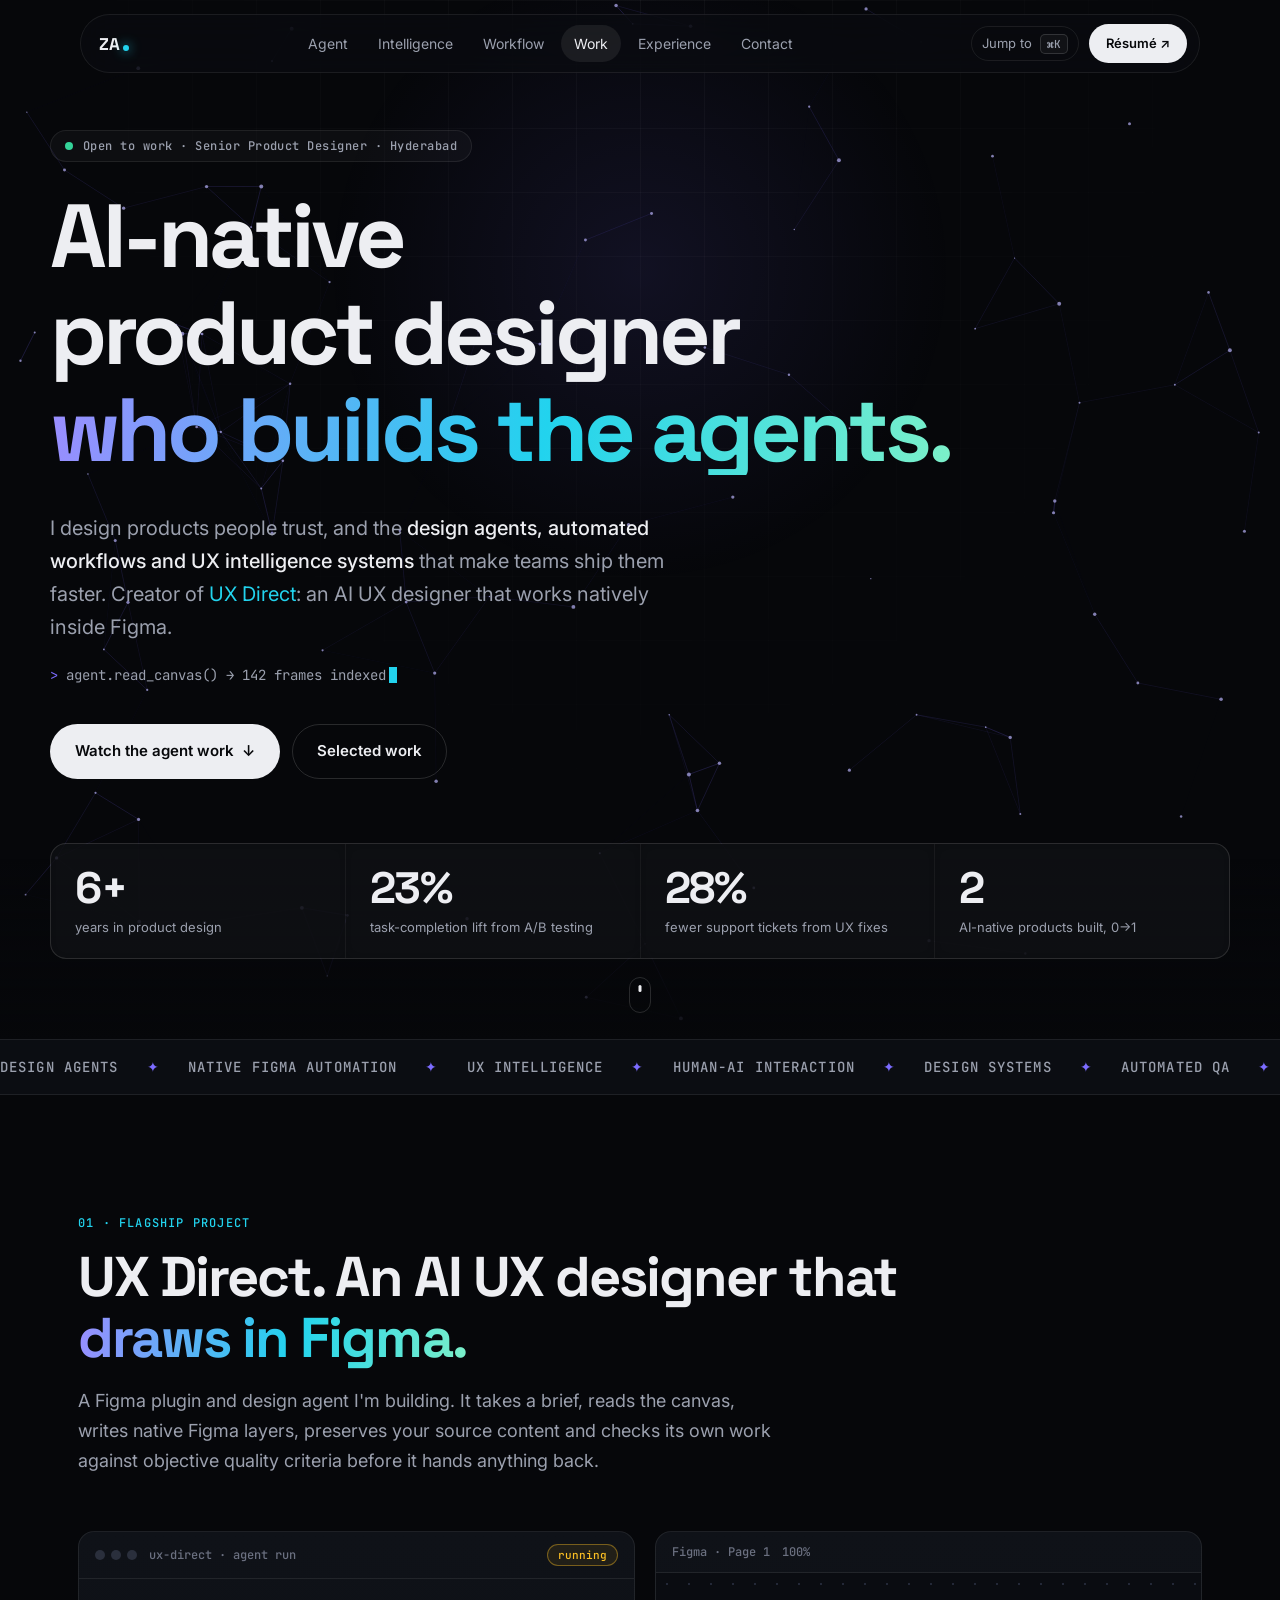
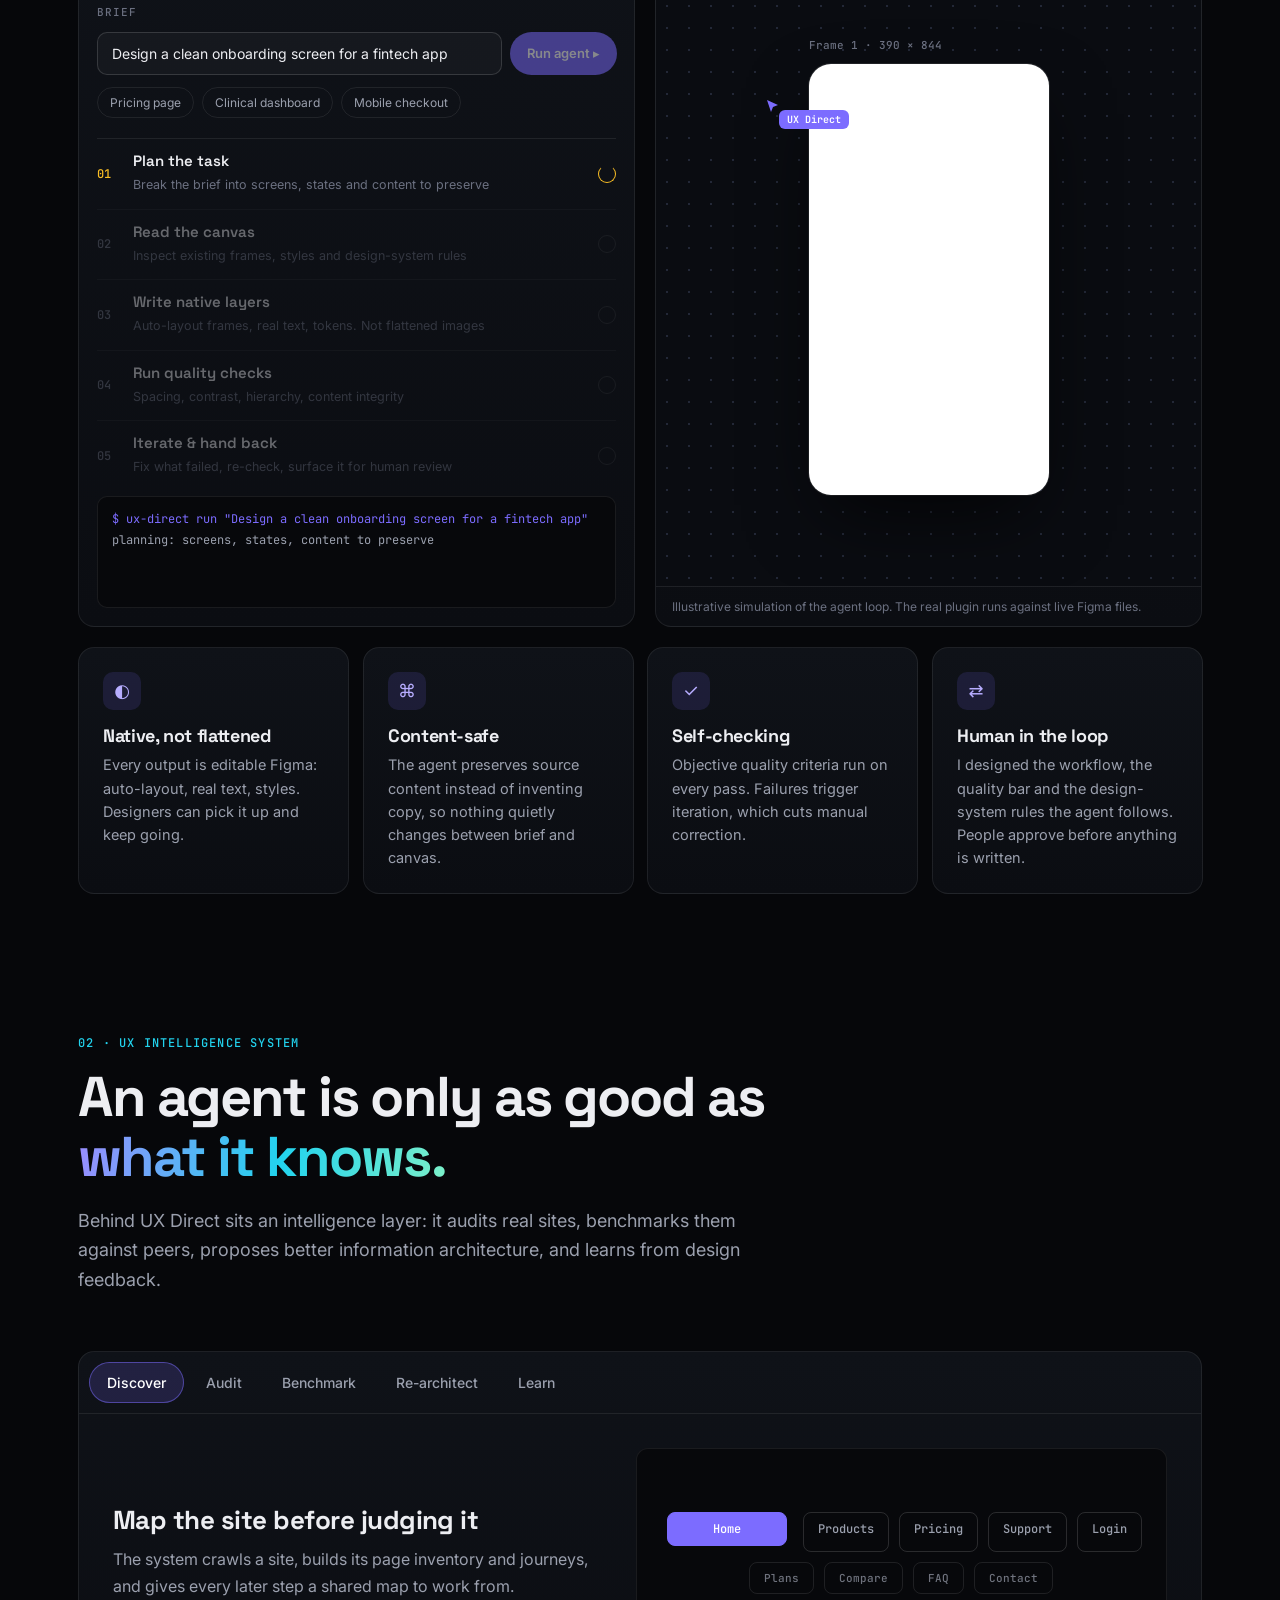
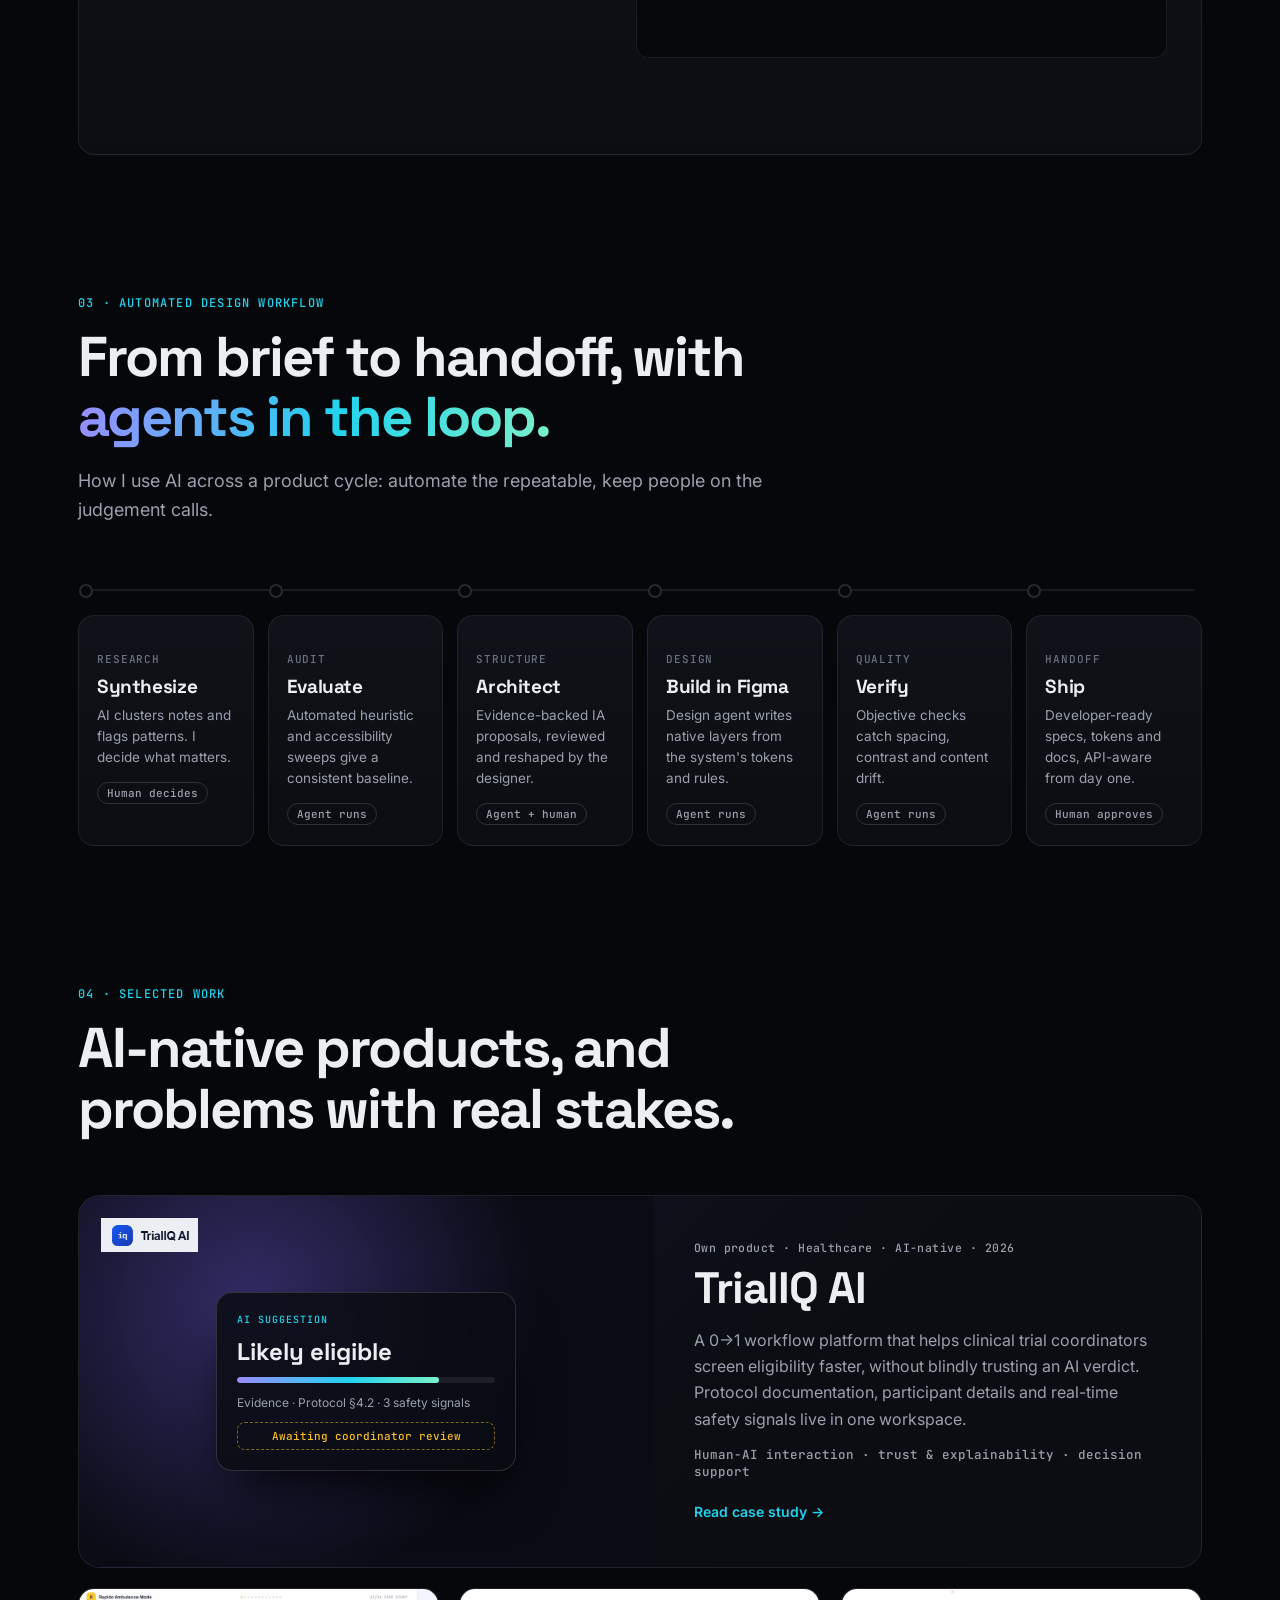
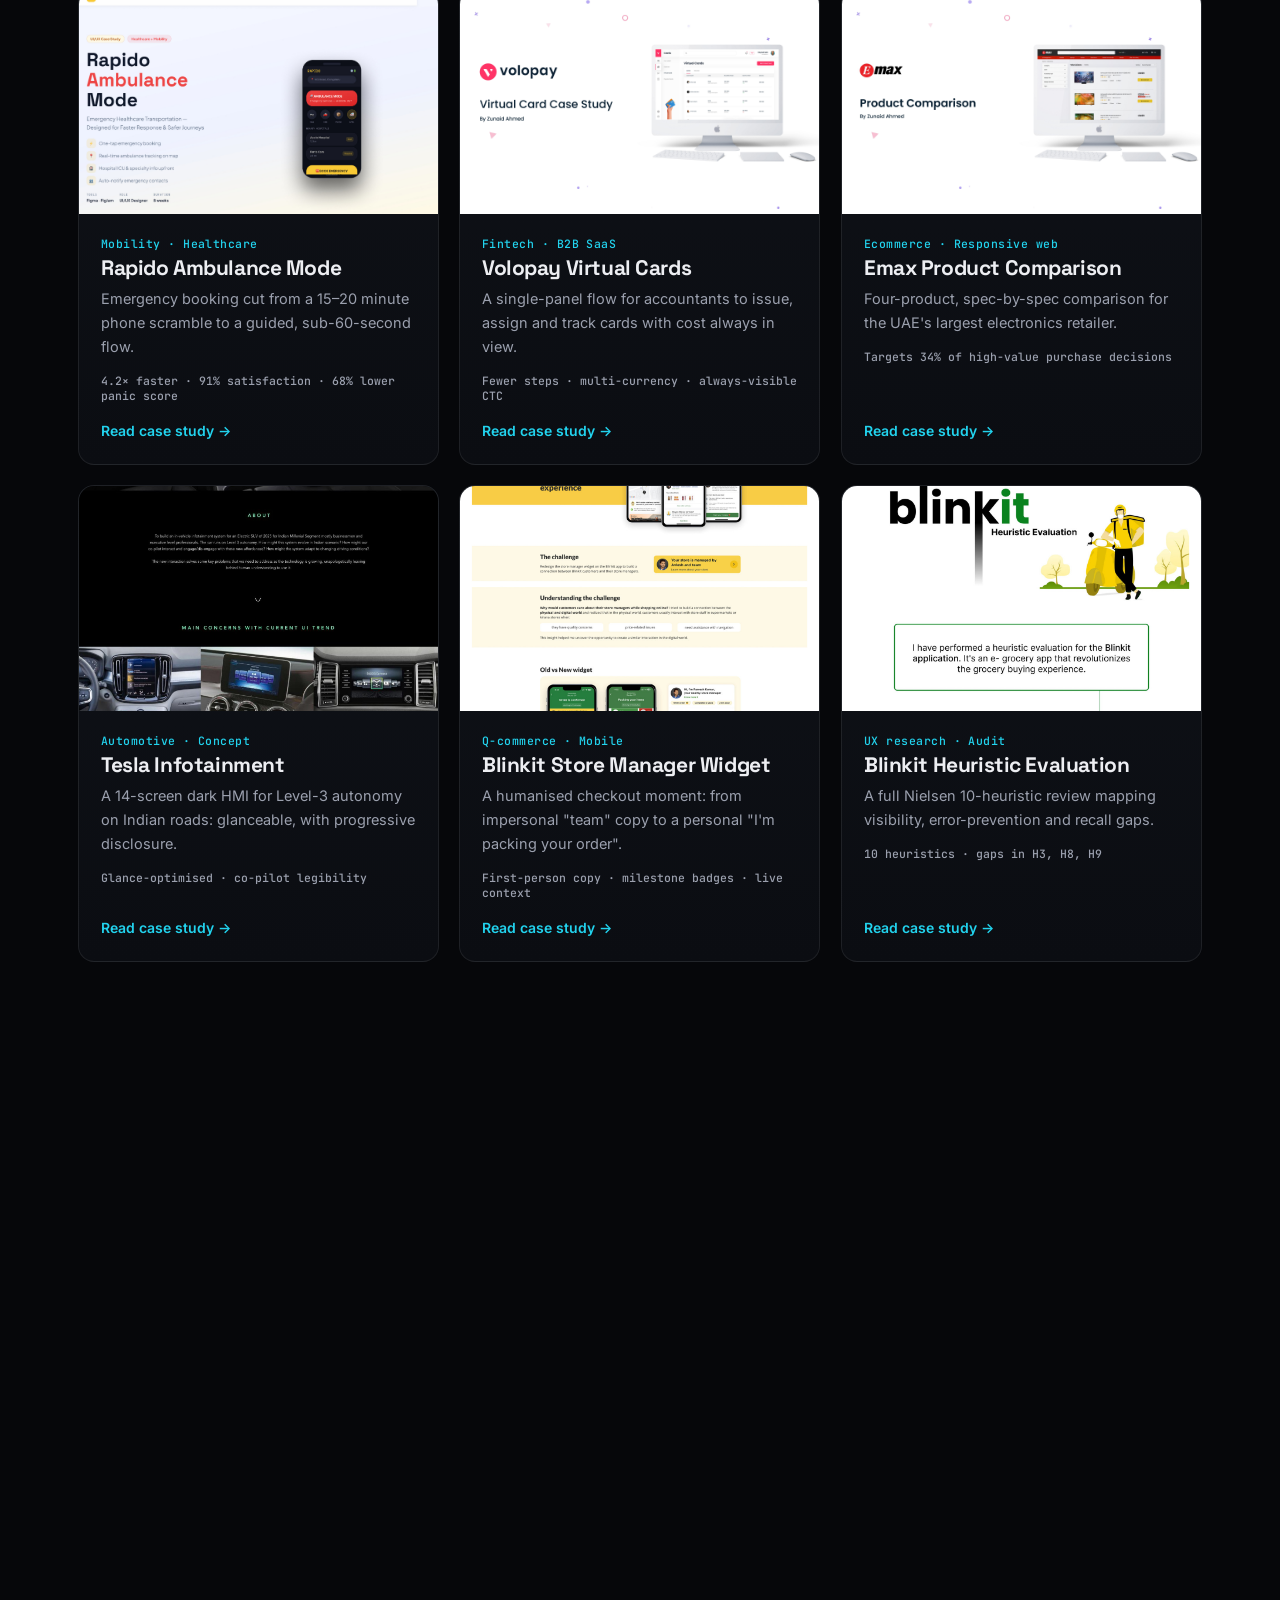
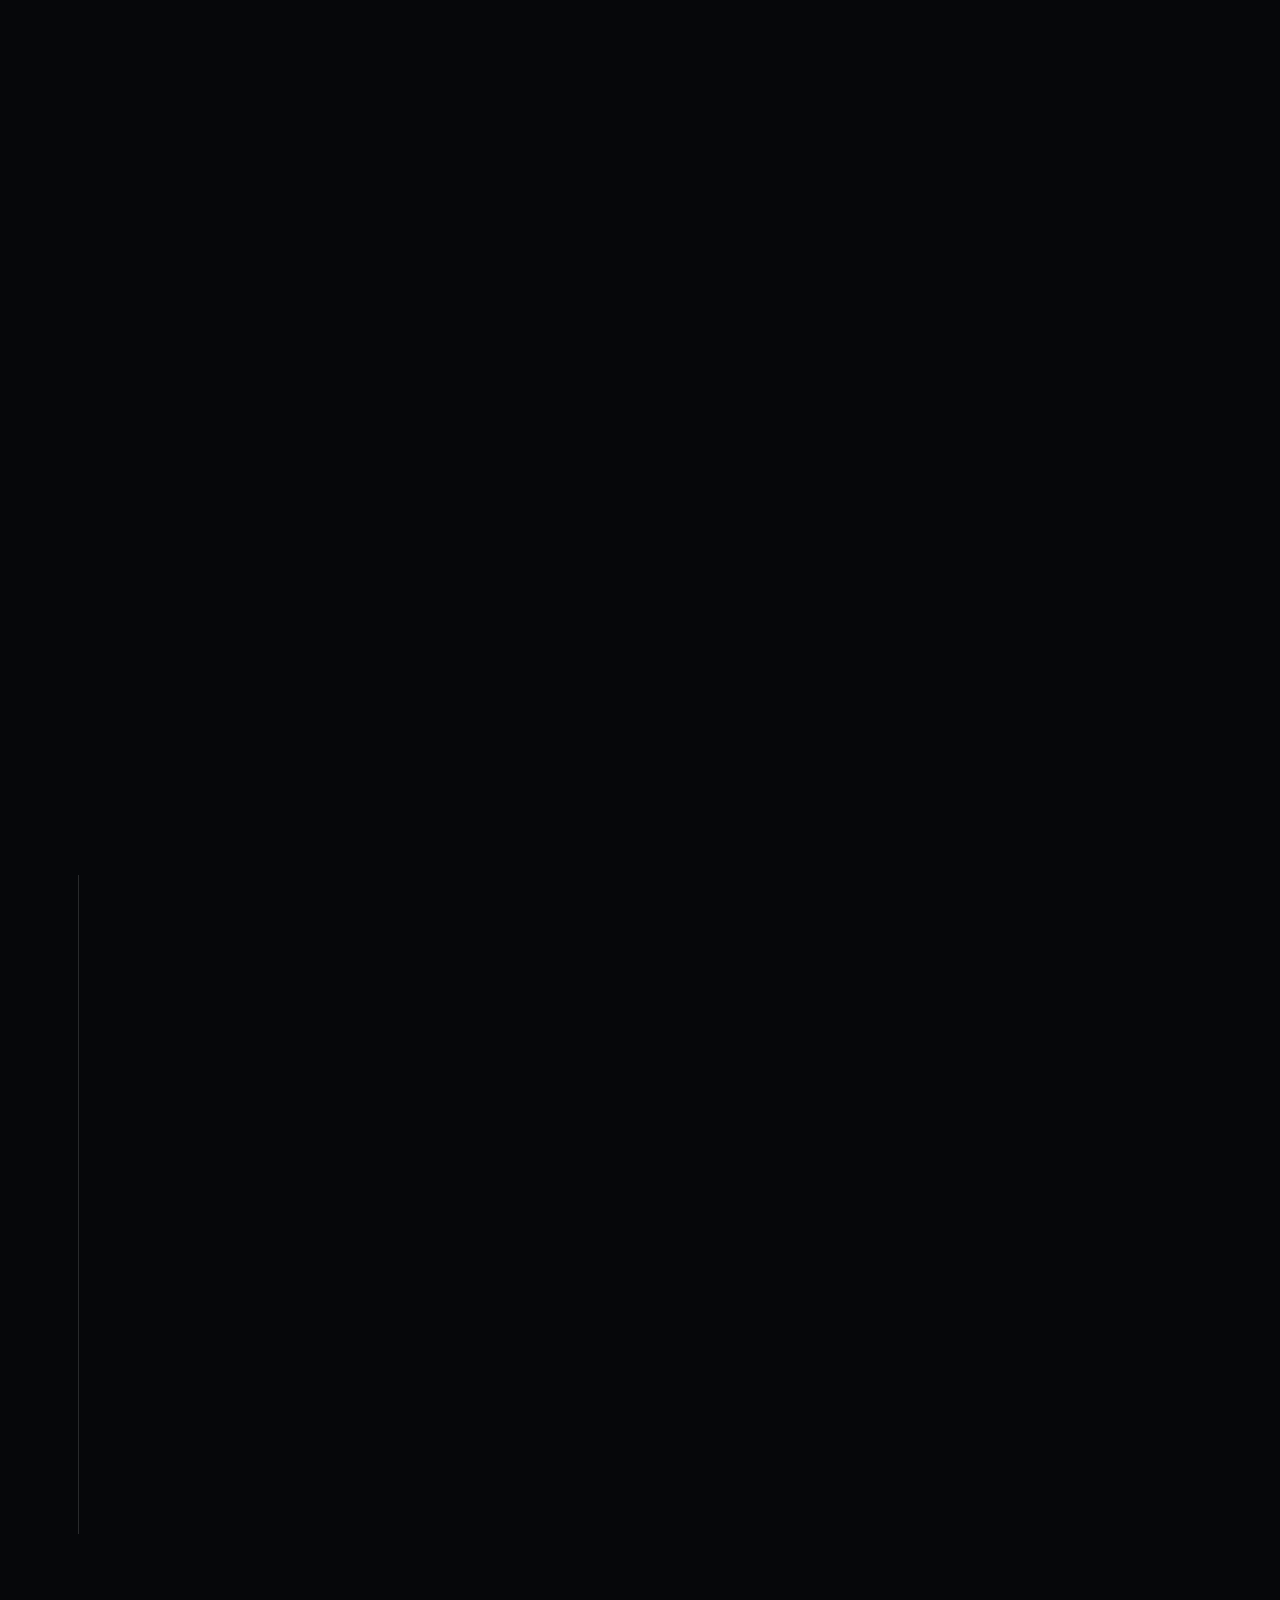
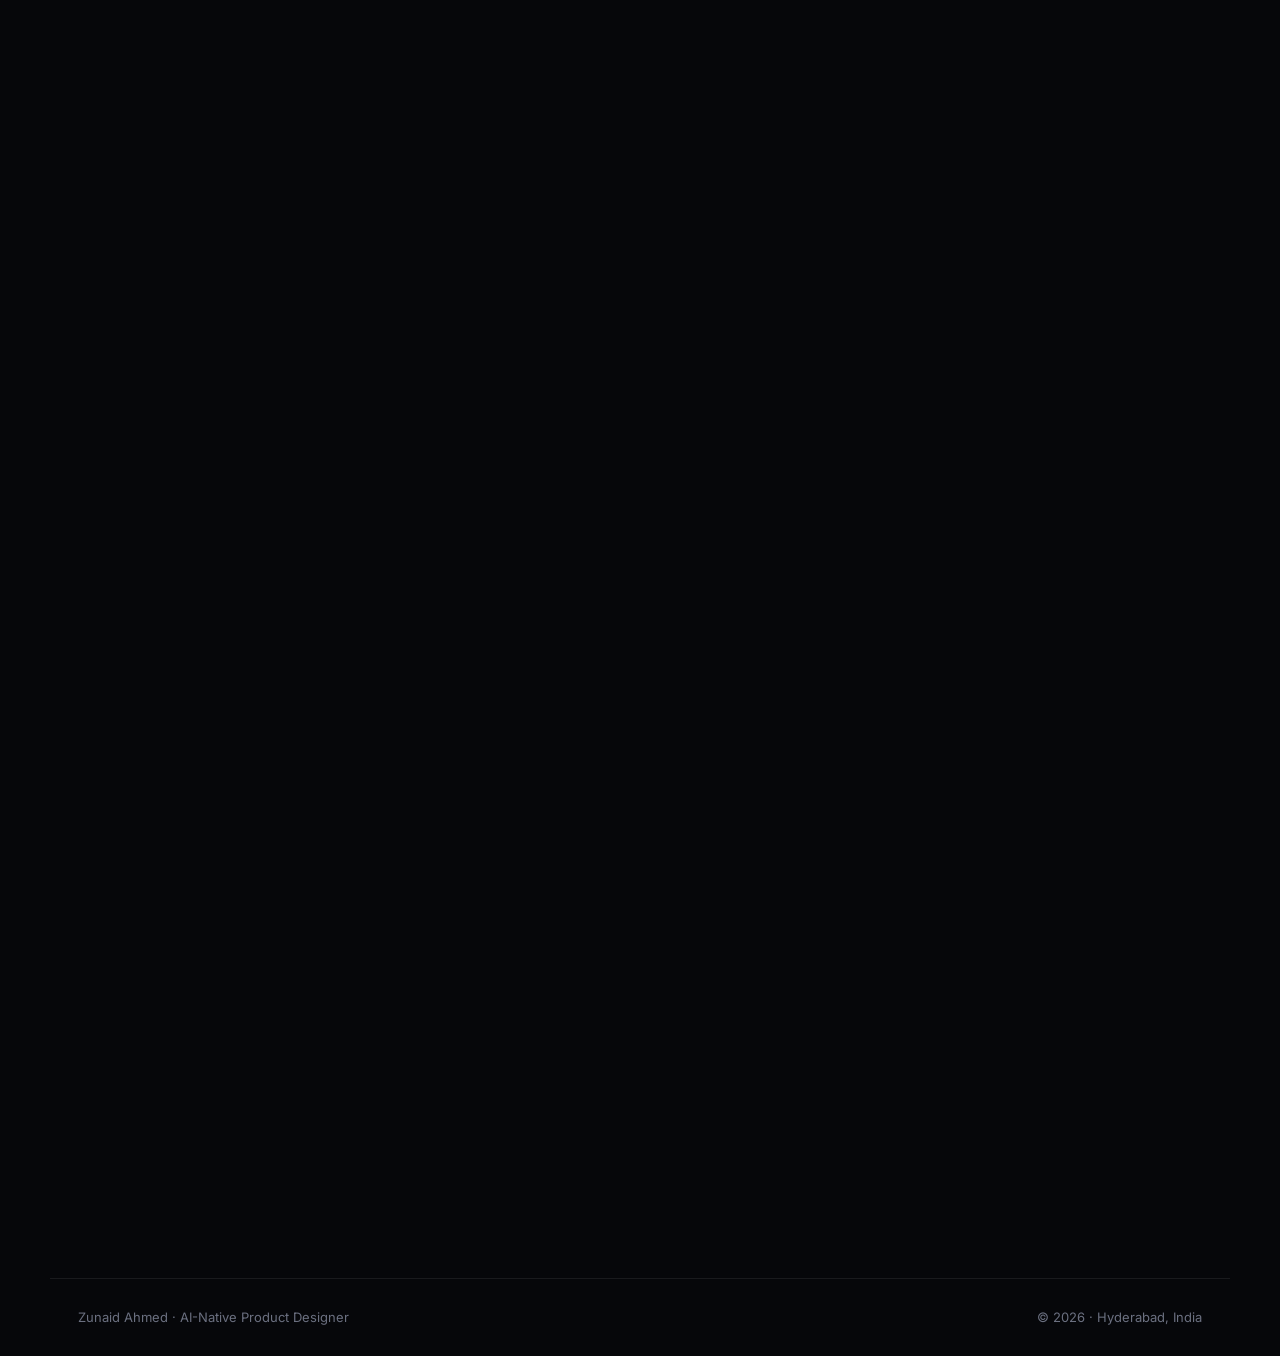
<file: index.html>
<!DOCTYPE html>
<html lang="en">
<head>
<meta charset="UTF-8">
<meta name="viewport" content="width=device-width, initial-scale=1.0">
<title>Zunaid Ahmed — AI-Native Product Designer</title>
<meta name="description" content="AI-native Senior Product Designer building design agents, automated design workflows and UX intelligence systems. Creator of UX Direct, an AI UX agent that designs natively in Figma.">
<link rel="canonical" href="https://zunaidxdesign.vercel.app/">
<meta property="og:url" content="https://zunaidxdesign.vercel.app/">
<meta property="og:type" content="website">
<meta property="og:title" content="Zunaid Ahmed — AI-Native Product Designer">
<meta property="og:description" content="Design agents, automated design workflows and UX intelligence, from a designer who ships the tooling.">
<meta property="og:image" content="assets/case-studies/images/rapido-cover.jpg">
<meta name="twitter:card" content="summary_large_image">
<meta name="theme-color" content="#06070A">
<link rel="preconnect" href="https://fonts.googleapis.com">
<link rel="preconnect" href="https://fonts.gstatic.com" crossorigin>
<link href="https://fonts.googleapis.com/css2?family=Space+Grotesk:wght@400;500;600;700&family=Inter:wght@400;500;600&family=JetBrains+Mono:wght@400;500&display=swap" rel="stylesheet">
<link rel="stylesheet" href="css/home.css">
</head>
<body>
<a class="skip" href="#work">Skip to work</a>
<div class="progress" id="progress" aria-hidden="true"></div>
<div class="spotlight" id="spotlight" aria-hidden="true"></div>

<header class="nav" id="nav">
  <a href="#top" class="brand" aria-label="Zunaid Ahmed, home"><span class="brand-mark">ZA</span><span class="brand-dot"></span></a>
  <nav aria-label="Primary">
    <a href="#agent">Agent</a>
    <a href="#intelligence">Intelligence</a>
    <a href="#workflow">Workflow</a>
    <a href="#work">Work</a>
    <a href="#experience">Experience</a>
    <a href="#contact">Contact</a>
  </nav>
  <div class="nav-right">
    <button class="kbd-btn" id="openPalette" type="button" aria-label="Open command menu"><span>Jump to</span><kbd>⌘K</kbd></button>
    <a class="btn btn-sm magnetic" href="assets/Zunaid_Ahmed_Resume.pdf" target="_blank" rel="noopener">Résumé ↗</a>
  </div>
</header>

<main id="top">

  <!-- HERO -->
  <section class="hero" id="hero">
    <canvas id="neural" aria-hidden="true"></canvas>
    <div class="hero-inner">
      <p class="status"><span class="pulse"></span> Open to work · Senior Product Designer · Hyderabad</p>
      <h1 class="hero-title">
        <span class="line"><span>AI-native</span></span>
        <span class="line"><span>product designer</span></span>
        <span class="line"><span class="grad">who builds the agents.</span></span>
      </h1>
      <p class="lede">I design products people trust, and the <strong>design agents, automated workflows and UX intelligence systems</strong> that make teams ship them faster. Creator of <em>UX Direct</em>: an AI UX designer that works natively inside Figma.</p>

      <p class="typed" aria-live="off"><span class="prompt">&gt;</span> <span id="typed"></span><span class="caret"></span></p>

      <div class="cta">
        <a class="btn magnetic" href="#agent">Watch the agent work <span class="arr">↓</span></a>
        <a class="btn btn-ghost magnetic" href="#work">Selected work</a>
      </div>

      <dl class="stats">
        <div><dt data-count="6" data-suffix="+">0</dt><dd>years in product design</dd></div>
        <div><dt data-count="23" data-suffix="%">0</dt><dd>task-completion lift from A/B testing</dd></div>
        <div><dt data-count="28" data-suffix="%">0</dt><dd>fewer support tickets from UX fixes</dd></div>
        <div><dt data-count="2" data-suffix="">0</dt><dd>AI-native products built, 0→1</dd></div>
      </dl>
    </div>
    <a class="scroll-hint" href="#agent" aria-label="Scroll to agent demo"><span></span></a>
  </section>

  <!-- MARQUEE -->
  <div class="marquee" aria-hidden="true">
    <div class="track">
      <span>Design agents</span><i>✦</i><span>Native Figma automation</span><i>✦</i><span>UX intelligence</span><i>✦</i><span>Human-AI interaction</span><i>✦</i><span>Design systems</span><i>✦</i><span>Automated QA</span><i>✦</i><span>Agentic workflows</span><i>✦</i>
      <span>Design agents</span><i>✦</i><span>Native Figma automation</span><i>✦</i><span>UX intelligence</span><i>✦</i><span>Human-AI interaction</span><i>✦</i><span>Design systems</span><i>✦</i><span>Automated QA</span><i>✦</i><span>Agentic workflows</span><i>✦</i>
    </div>
  </div>

  <!-- UX DIRECT AGENT -->
  <section class="section" id="agent">
    <div class="section-head reveal">
      <p class="eyebrow">01 · Flagship project</p>
      <h2>UX Direct. An AI UX designer that <span class="grad">draws in Figma.</span></h2>
      <p class="sub">A Figma plugin and design agent I'm building. It takes a brief, reads the canvas, writes native Figma layers, preserves your source content and checks its own work against objective quality criteria before it hands anything back.</p>
    </div>

    <div class="agent reveal">
      <div class="agent-panel">
        <div class="panel-bar"><span class="lights"><i></i><i></i><i></i></span><span class="panel-title">ux-direct · agent run</span><span class="badge" id="runState">idle</span></div>
        <div class="brief">
          <label for="brief">Brief</label>
          <div class="brief-field">
            <input id="brief" type="text" value="Design a clean onboarding screen for a fintech app" spellcheck="false" aria-label="Design brief">
            <button class="btn btn-sm" id="runAgent" type="button">Run agent ▸</button>
          </div>
          <div class="chips-row" id="presets">
            <button type="button" data-brief="Redesign a pricing page with three tiers">Pricing page</button>
            <button type="button" data-brief="Dashboard for clinical trial eligibility screening">Clinical dashboard</button>
            <button type="button" data-brief="Mobile checkout with saved cards and UPI">Mobile checkout</button>
          </div>
        </div>
        <ol class="steps" id="steps">
          <li data-step="0"><span class="n">01</span><div><b>Plan the task</b><small>Break the brief into screens, states and content to preserve</small></div><span class="tick"></span></li>
          <li data-step="1"><span class="n">02</span><div><b>Read the canvas</b><small>Inspect existing frames, styles and design-system rules</small></div><span class="tick"></span></li>
          <li data-step="2"><span class="n">03</span><div><b>Write native layers</b><small>Auto-layout frames, real text, tokens. Not flattened images</small></div><span class="tick"></span></li>
          <li data-step="3"><span class="n">04</span><div><b>Run quality checks</b><small>Spacing, contrast, hierarchy, content integrity</small></div><span class="tick"></span></li>
          <li data-step="4"><span class="n">05</span><div><b>Iterate &amp; hand back</b><small>Fix what failed, re-check, surface it for human review</small></div><span class="tick"></span></li>
        </ol>
        <div class="log" id="log" role="log" aria-live="polite"></div>
      </div>

      <div class="canvas-wrap">
        <div class="canvas-bar"><span>Figma · Page 1</span><span class="zoom">100%</span></div>
        <div class="canvas" id="canvas">
          <div class="cursor-agent" id="agentCursor"><svg width="16" height="16" viewBox="0 0 16 16"><path d="M2 1l11 5-5 2-2 5z" fill="currentColor"/></svg><em>UX Direct</em></div>
          <div class="frame" id="frame">
            <div class="frame-label" id="frameLabel">Frame 1 · 390 × 844</div>
            <div class="f-el f-status" data-i="0"></div>
            <div class="f-el f-logo" data-i="1"></div>
            <div class="f-el f-title" data-i="2"></div>
            <div class="f-el f-text" data-i="3"></div>
            <div class="f-el f-text short" data-i="4"></div>
            <div class="f-el f-card" data-i="5"><i></i><i></i></div>
            <div class="f-el f-cta" data-i="6"></div>
            <div class="f-el f-link" data-i="7"></div>
          </div>
          <div class="score" id="score">
            <div class="score-ring"><svg viewBox="0 0 44 44"><circle cx="22" cy="22" r="19" class="bg"/><circle cx="22" cy="22" r="19" class="fg" id="ring"/></svg><b id="scoreNum">0</b></div>
            <ul id="checks">
              <li data-c="0"><span></span>Spacing on 8pt grid</li>
              <li data-c="1"><span></span>Contrast ≥ 4.5:1</li>
              <li data-c="2"><span></span>Source content preserved</li>
              <li data-c="3"><span></span>Tokens, not hex values</li>
            </ul>
          </div>
        </div>
        <p class="note">Illustrative simulation of the agent loop. The real plugin runs against live Figma files.</p>
      </div>
    </div>

    <div class="pillars reveal">
      <article class="tilt"><span class="ico">◐</span><h3>Native, not flattened</h3><p>Every output is editable Figma: auto-layout, real text, styles. Designers can pick it up and keep going.</p></article>
      <article class="tilt"><span class="ico">⌘</span><h3>Content-safe</h3><p>The agent preserves source content instead of inventing copy, so nothing quietly changes between brief and canvas.</p></article>
      <article class="tilt"><span class="ico">✓</span><h3>Self-checking</h3><p>Objective quality criteria run on every pass. Failures trigger iteration, which cuts manual correction.</p></article>
      <article class="tilt"><span class="ico">⇄</span><h3>Human in the loop</h3><p>I designed the workflow, the quality bar and the design-system rules the agent follows. People approve before anything is written.</p></article>
    </div>
  </section>

  <!-- UX INTELLIGENCE -->
  <section class="section" id="intelligence">
    <div class="section-head reveal">
      <p class="eyebrow">02 · UX intelligence system</p>
      <h2>An agent is only as good as <span class="grad">what it knows.</span></h2>
      <p class="sub">Behind UX Direct sits an intelligence layer: it audits real sites, benchmarks them against peers, proposes better information architecture, and learns from design feedback.</p>
    </div>

    <div class="intel reveal">
      <div class="intel-nav" role="tablist" aria-label="UX intelligence modules">
        <button role="tab" class="on" data-tab="0" aria-selected="true">Discover</button>
        <button role="tab" data-tab="1" aria-selected="false">Audit</button>
        <button role="tab" data-tab="2" aria-selected="false">Benchmark</button>
        <button role="tab" data-tab="3" aria-selected="false">Re-architect</button>
        <button role="tab" data-tab="4" aria-selected="false">Learn</button>
      </div>
      <div class="intel-body">
        <div class="intel-pane on" data-pane="0">
          <div class="txt"><h3>Map the site before judging it</h3>
          <p>The system crawls a site, builds its page inventory and journeys, and gives every later step a shared map to work from.</p></div>
          <div class="viz sitemap"><span class="node root">Home</span><span class="node">Products</span><span class="node">Pricing</span><span class="node">Support</span><span class="node">Login</span><span class="node sm">Plans</span><span class="node sm">Compare</span><span class="node sm">FAQ</span><span class="node sm">Contact</span></div>
        </div>
        <div class="intel-pane" data-pane="1">
          <div class="txt"><h3>Page-level audits, consistently scored</h3>
          <p>Each page is evaluated against the same heuristics and accessibility criteria, so findings are comparable across pages and across time.</p></div>
          <div class="viz bars">
            <div><label>Visibility of status</label><i style="--w:82%"></i></div>
            <div><label>Error prevention</label><i style="--w:56%"></i></div>
            <div><label>Accessibility</label><i style="--w:68%"></i></div>
            <div><label>Consistency</label><i style="--w:74%"></i></div>
          </div>
          <p class="viz-note">Sample output shape, not client data.</p>
        </div>
        <div class="intel-pane" data-pane="2">
          <div class="txt"><h3>Benchmark against the field</h3>
          <p>Run the same audit on competitors and see where a product leads, trails or is simply different, before a single screen is redesigned.</p></div>
          <div class="viz bench">
            <div class="row head"><span></span><span>You</span><span>Peer A</span><span>Peer B</span></div>
            <div class="row"><span>Navigation clarity</span><b class="g">●</b><b class="y">●</b><b class="g">●</b></div>
            <div class="row"><span>Task flow length</span><b class="y">●</b><b class="g">●</b><b class="r">●</b></div>
            <div class="row"><span>Mobile usability</span><b class="r">●</b><b class="y">●</b><b class="g">●</b></div>
          </div>
          <p class="viz-note">Illustrative layout.</p>
        </div>
        <div class="intel-pane" data-pane="3">
          <div class="txt"><h3>From findings to a better IA</h3>
          <p>Audit and benchmark evidence feed an improved information architecture, so redesign starts from structure, not from taste.</p></div>
          <div class="viz ia"><div class="col"><b>Before</b><span>Products</span><span>Services</span><span>Solutions</span><span>Offers</span><span>Resources</span><span>Help</span></div><div class="arrow">→</div><div class="col good"><b>After</b><span>Plans &amp; pricing</span><span>Compare</span><span>Get started</span><span>Support</span></div></div>
        </div>
        <div class="intel-pane" data-pane="4">
          <div class="txt"><h3>A shared brain that gets sharper</h3>
          <p>Approved references and designer feedback are stored as reusable knowledge, with retrieval evals to check that what the agent recalls is actually useful. Client-specific findings stay separate from generalised, approved rules.</p></div>
          <div class="viz loop"><span>Reference</span><i>→</i><span>Feedback</span><i>→</i><span>Review</span><i>→</i><span>Eval</span><i>→</i><span>Retrieve</span></div>
        </div>
      </div>
    </div>
  </section>

  <!-- WORKFLOW -->
  <section class="section" id="workflow">
    <div class="section-head reveal">
      <p class="eyebrow">03 · Automated design workflow</p>
      <h2>From brief to handoff, with <span class="grad">agents in the loop.</span></h2>
      <p class="sub">How I use AI across a product cycle: automate the repeatable, keep people on the judgement calls.</p>
    </div>
    <div class="flow reveal" id="flow">
      <div class="flow-line"><i id="flowFill"></i></div>
      <div class="flow-step"><span class="dot"></span><small>Research</small><h3>Synthesize</h3><p>AI clusters notes and flags patterns. I decide what matters.</p><em>Human decides</em></div>
      <div class="flow-step"><span class="dot"></span><small>Audit</small><h3>Evaluate</h3><p>Automated heuristic and accessibility sweeps give a consistent baseline.</p><em>Agent runs</em></div>
      <div class="flow-step"><span class="dot"></span><small>Structure</small><h3>Architect</h3><p>Evidence-backed IA proposals, reviewed and reshaped by the designer.</p><em>Agent + human</em></div>
      <div class="flow-step"><span class="dot"></span><small>Design</small><h3>Build in Figma</h3><p>Design agent writes native layers from the system's tokens and rules.</p><em>Agent runs</em></div>
      <div class="flow-step"><span class="dot"></span><small>Quality</small><h3>Verify</h3><p>Objective checks catch spacing, contrast and content drift.</p><em>Agent runs</em></div>
      <div class="flow-step"><span class="dot"></span><small>Handoff</small><h3>Ship</h3><p>Developer-ready specs, tokens and docs, API-aware from day one.</p><em>Human approves</em></div>
    </div>
  </section>

  <!-- WORK -->
  <section class="section" id="work">
    <div class="section-head reveal">
      <p class="eyebrow">04 · Selected work</p>
      <h2>AI-native products, and problems with real stakes.</h2>
    </div>

    <a class="feature reveal tilt" href="trialiq-ai.html">
      <div class="feature-visual">
        <img src="assets/case-studies/logos/trialiq-logo.png" alt="TrialIQ AI logo" loading="lazy">
        <div class="verdict"><span class="vt">AI suggestion</span><b>Likely eligible</b><div class="conf"><i style="--w:78%"></i></div><small>Evidence · Protocol §4.2 · 3 safety signals</small><span class="human">Awaiting coordinator review</span></div>
      </div>
      <div class="feature-body">
        <p class="tag">Own product · Healthcare · AI-native · 2026</p>
        <h3>TrialIQ AI</h3>
        <p>A 0→1 workflow platform that helps clinical trial coordinators screen eligibility faster, without blindly trusting an AI verdict. Protocol documentation, participant details and real-time safety signals live in one workspace.</p>
        <p class="impact">Human-AI interaction · trust &amp; explainability · decision support</p>
        <span class="more">Read case study →</span>
      </div>
    </a>

    <div class="work">
      <a class="card reveal tilt" href="case-studies/rapido-ambulance-mode.html">
        <div class="thumb"><img src="assets/case-studies/images/rapido-cover.jpg" alt="Rapido Ambulance Mode cover" loading="lazy"></div>
        <div class="card-body"><p class="tag">Mobility · Healthcare</p><h3>Rapido Ambulance Mode</h3><p>Emergency booking cut from a 15–20 minute phone scramble to a guided, sub-60-second flow.</p><p class="impact">4.2× faster · 91% satisfaction · 68% lower panic score</p><span class="more">Read case study →</span></div>
      </a>
      <a class="card reveal tilt" href="case-studies/volopay-virtual-cards.html">
        <div class="thumb"><img src="assets/case-studies/images/volopay-cover.jpg" alt="Volopay Virtual Cards cover" loading="lazy"></div>
        <div class="card-body"><p class="tag">Fintech · B2B SaaS</p><h3>Volopay Virtual Cards</h3><p>A single-panel flow for accountants to issue, assign and track cards with cost always in view.</p><p class="impact">Fewer steps · multi-currency · always-visible CTC</p><span class="more">Read case study →</span></div>
      </a>
      <a class="card reveal tilt" href="case-studies/emax-product-comparison.html">
        <div class="thumb"><img src="assets/case-studies/images/emax-cover.jpg" alt="Emax Product Comparison cover" loading="lazy"></div>
        <div class="card-body"><p class="tag">Ecommerce · Responsive web</p><h3>Emax Product Comparison</h3><p>Four-product, spec-by-spec comparison for the UAE's largest electronics retailer.</p><p class="impact">Targets 34% of high-value purchase decisions</p><span class="more">Read case study →</span></div>
      </a>
      <a class="card reveal tilt" href="case-studies/tesla-infotainment.html">
        <div class="thumb"><img src="assets/case-studies/images/tesla-cover.jpg" alt="Tesla infotainment concept cover" loading="lazy"></div>
        <div class="card-body"><p class="tag">Automotive · Concept</p><h3>Tesla Infotainment</h3><p>A 14-screen dark HMI for Level-3 autonomy on Indian roads: glanceable, with progressive disclosure.</p><p class="impact">Glance-optimised · co-pilot legibility</p><span class="more">Read case study →</span></div>
      </a>
      <a class="card reveal tilt" href="case-studies/blinkit-store-manager-widget.html">
        <div class="thumb"><img src="assets/case-studies/images/blinkit-widget-cover.jpg" alt="Blinkit Store Manager Widget cover" loading="lazy"></div>
        <div class="card-body"><p class="tag">Q-commerce · Mobile</p><h3>Blinkit Store Manager Widget</h3><p>A humanised checkout moment: from impersonal "team" copy to a personal "I'm packing your order".</p><p class="impact">First-person copy · milestone badges · live context</p><span class="more">Read case study →</span></div>
      </a>
      <a class="card reveal tilt" href="case-studies/blinkit-heuristic-evaluation.html">
        <div class="thumb"><img src="assets/case-studies/images/blinkit-heuristic-cover.jpg" alt="Blinkit heuristic evaluation cover" loading="lazy"></div>
        <div class="card-body"><p class="tag">UX research · Audit</p><h3>Blinkit Heuristic Evaluation</h3><p>A full Nielsen 10-heuristic review mapping visibility, error-prevention and recall gaps.</p><p class="impact">10 heuristics · gaps in H3, H8, H9</p><span class="more">Read case study →</span></div>
      </a>
      <a class="card reveal tilt" href="case-studies/grabon-heuristic-evaluation.html">
        <div class="thumb"><img src="assets/case-studies/images/grabon-cover.jpg" alt="GrabOn usability audit cover" loading="lazy"></div>
        <div class="card-body"><p class="tag">UX research · Redesign</p><h3>GrabOn Audit &amp; Redesign</h3><p>Heuristic evaluation of coupon redemption, then a thumb-reachable, one-handed redesign.</p><p class="impact">Less code-copy friction · ergonomic layout</p><span class="more">Read case study →</span></div>
      </a>
    </div>
  </section>

  <!-- ABOUT -->
  <section class="section" id="about">
    <div class="section-head reveal">
      <p class="eyebrow">05 · About</p>
      <h2>Designer who ships the tooling.</h2>
    </div>
    <div class="about-grid reveal">
      <div class="about-copy">
        <p>I'm a product designer with 6+ years across enterprise SaaS, native Android, fintech and healthcare. I work best where the problem isn't fully defined: competing constraints, dense information, high stakes.</p>
        <p>Lately I've been moving design from "tool I operate" to "system I direct": building an AI-native design system, wiring AI into ideation, prototyping and documentation, and creating UX Direct so agents can do the repeatable work while designers keep the judgement.</p>
        <p>I'm comfortable in code (HTML, CSS, JS, React, Next.js, REST, OpenAPI) and speak engineer, so the handoff is never the weak link.</p>
        <ul class="chips" aria-label="Focus areas">
          <li>Design agents</li><li>Human-AI interaction</li><li>Design systems</li><li>UX audits</li><li>WCAG 2.1 AA</li><li>Enterprise workflows</li><li>Native Android</li>
        </ul>
      </div>
      <div class="avatar-wrap"><img class="avatar" src="assets/case-studies/images/avatar2.jpg" alt="Portrait of Zunaid Ahmed"><span class="ring"></span></div>
    </div>
  </section>

  <!-- EXPERIENCE -->
  <section class="section" id="experience">
    <div class="section-head reveal">
      <p class="eyebrow">06 · Experience</p>
      <h2>Six years of enterprise product work.</h2>
    </div>
    <ol class="timeline">
      <li class="reveal">
        <p class="when">Mar – Jul 2026</p>
        <div>
          <h3>Senior UX Designer <span>LTIMindtree · Topcon Corporation</span></h3>
          <ul>
            <li>Led end-to-end UX for a native Android app for construction surveying and geospatial field workflows, on Material Design 3.</li>
            <li>Built an AI-native design system and integrated AI tools into ideation, prototyping, documentation and designer–developer collaboration.</li>
            <li>Built component libraries and a design-token architecture; ran usability tests and heuristic reviews to WCAG 2.1 AA.</li>
            <li>Led A/B tests in Figma, Maze and analytics: <strong>+23% task completion</strong>.</li>
          </ul>
        </div>
      </li>
      <li class="reveal">
        <p class="when">2022 – 2026</p>
        <div>
          <h3>Product / Creative Design <span>Biva.ai</span></h3>
          <ul>
            <li>Directed UX for SaaS modules: analytics, reporting and decision-support dashboards.</li>
            <li>Designed around REST APIs, mapping endpoints and error states into loading, empty and validation UI; reviewed OpenAPI docs with engineers in Postman.</li>
            <li>Used AI-powered workflows to speed up ideation and iteration; built design systems and documentation.</li>
          </ul>
        </div>
      </li>
      <li class="reveal">
        <p class="when">2020 – 2022</p>
        <div>
          <h3>UI Designer <span>Saras Analytics</span></h3>
          <ul>
            <li>Designed enterprise data platforms and reporting interfaces for global ecommerce brands.</li>
            <li>Ran research, usability testing and prototype validation: <strong>28% fewer support tickets</strong>.</li>
          </ul>
        </div>
      </li>
    </ol>
  </section>

  <!-- STACK -->
  <section class="section" id="stack">
    <div class="section-head reveal">
      <p class="eyebrow">07 · Toolkit</p>
      <h2>Craft, systems and agent-grade tooling.</h2>
    </div>
    <div class="toolkit reveal">
      <div class="tilt"><h3>AI &amp; agents</h3><p>Claude, Claude Code, Claude Design, Figma Make, ChatGPT, GitHub Copilot, prompt-based prototyping, Figma plugin and agent workflows</p></div>
      <div class="tilt"><h3>Design &amp; prototyping</h3><p>Figma, FigJam, interaction design, responsive and adaptive UI, Material Design, Miro, Maze</p></div>
      <div class="tilt"><h3>Design systems</h3><p>Design tokens, component libraries, documentation, developer-ready specs and handoff</p></div>
      <div class="tilt"><h3>Research &amp; strategy</h3><p>Interviews, usability testing, heuristic evaluation, IA, user flows, A/B testing</p></div>
      <div class="tilt"><h3>Accessibility</h3><p>WCAG 2.1 AA, keyboard navigation, focus states, contrast validation, inclusive design</p></div>
      <div class="tilt"><h3>Front-end &amp; API</h3><p>HTML, CSS, JavaScript, React, Next.js, Tailwind, REST, OpenAPI, Postman, GitHub, Vercel, Cloudflare</p></div>
    </div>
  </section>

  <!-- CONTACT -->
  <section class="section contact" id="contact">
    <div class="contact-card reveal">
      <p class="eyebrow">08 · Contact</p>
      <h2>Building with agents? <br><span class="grad">Let's design what's next.</span></h2>
      <div class="cta">
        <a class="btn magnetic" href="mailto:xunayd786@gmail.com">Email me ↗</a>
        <a class="btn btn-ghost magnetic" href="https://www.linkedin.com/in/zunaidahmed786" target="_blank" rel="noopener">LinkedIn ↗</a>
        <a class="btn btn-ghost magnetic" href="assets/Zunaid_Ahmed_Resume.pdf" target="_blank" rel="noopener">Résumé ↗</a>
      </div>
    </div>
  </section>
</main>

<footer class="foot">
  <span>Zunaid Ahmed · AI-Native Product Designer</span>
  <span>© 2026 · Hyderabad, India</span>
</footer>

<!-- COMMAND PALETTE -->
<div class="palette" id="palette" hidden role="dialog" aria-modal="true" aria-label="Command menu">
  <div class="palette-box">
    <input id="paletteInput" type="text" placeholder="Jump to…" autocomplete="off" aria-label="Search sections">
    <ul id="paletteList"></ul>
    <p class="hint"><kbd>↑</kbd><kbd>↓</kbd> navigate · <kbd>Enter</kbd> go · <kbd>Esc</kbd> close</p>
  </div>
</div>

<script src="js/home.js"></script>
</body>
</html>
</file>
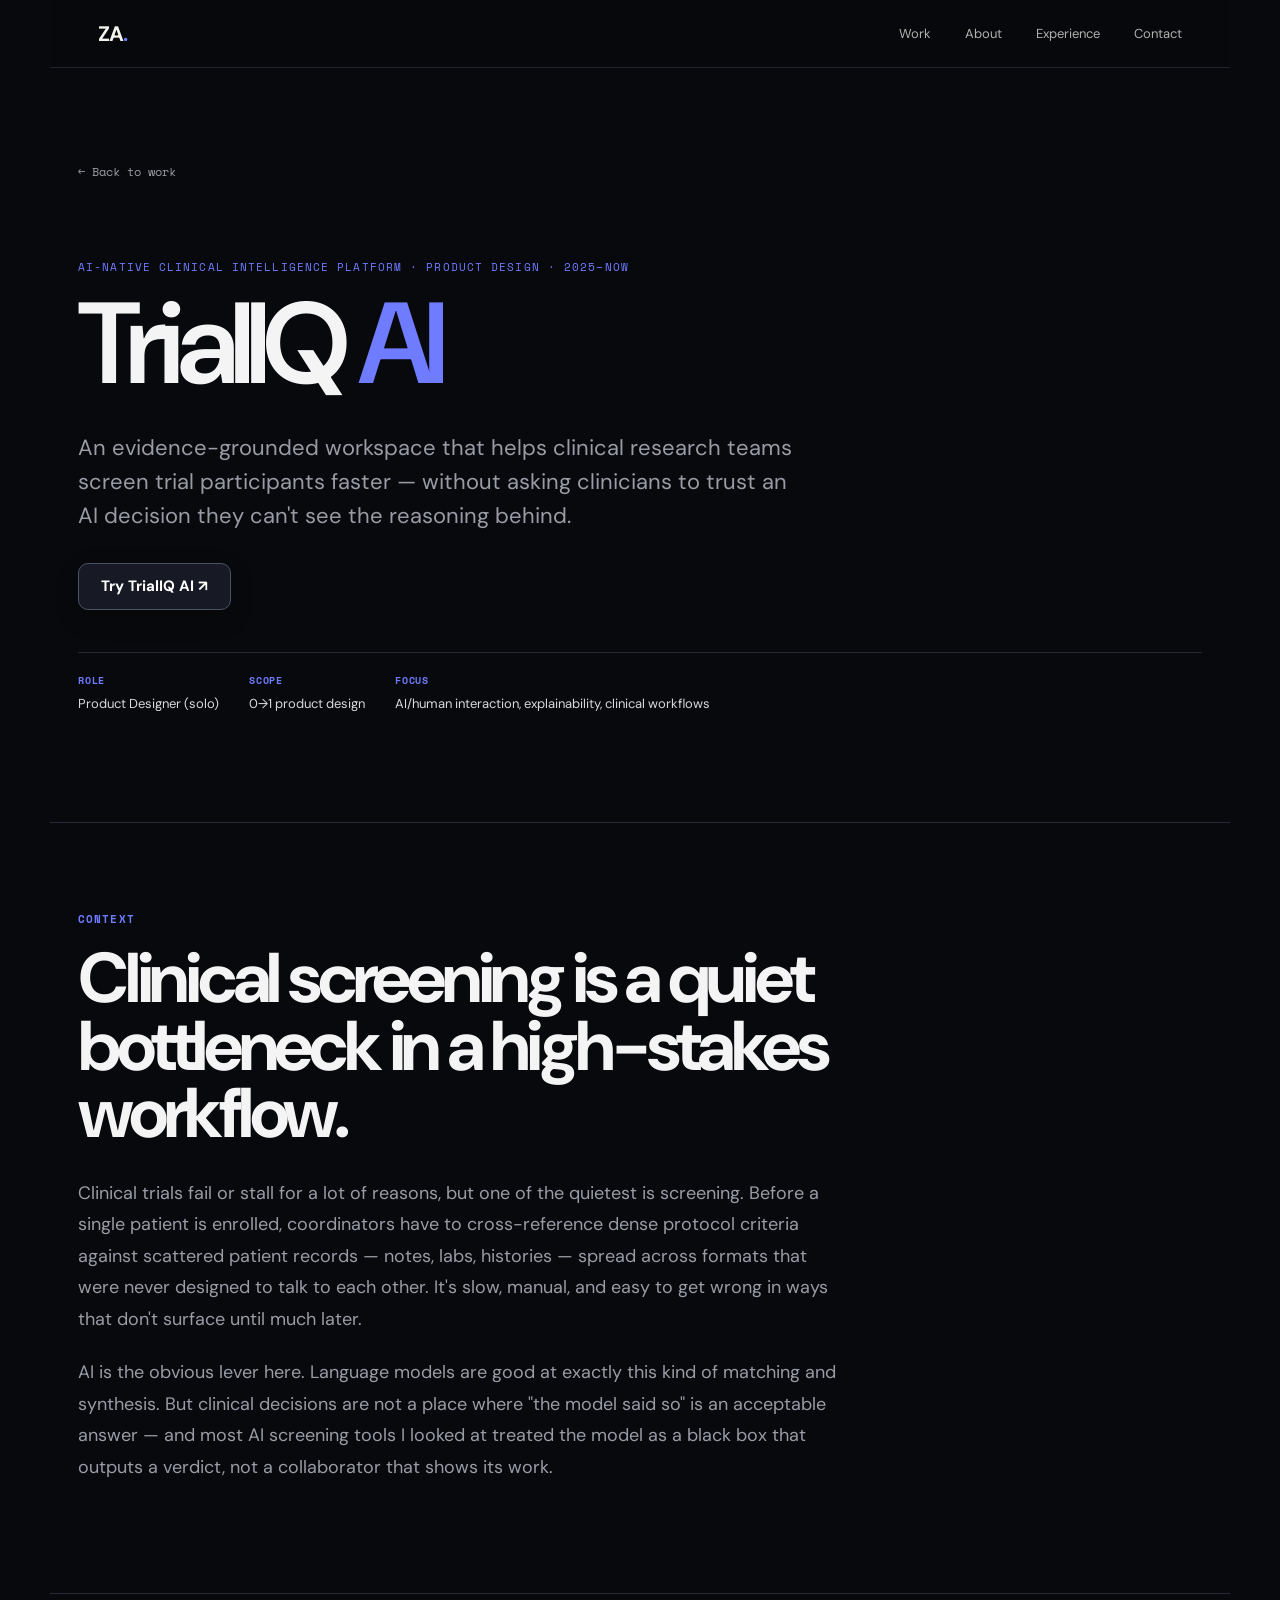
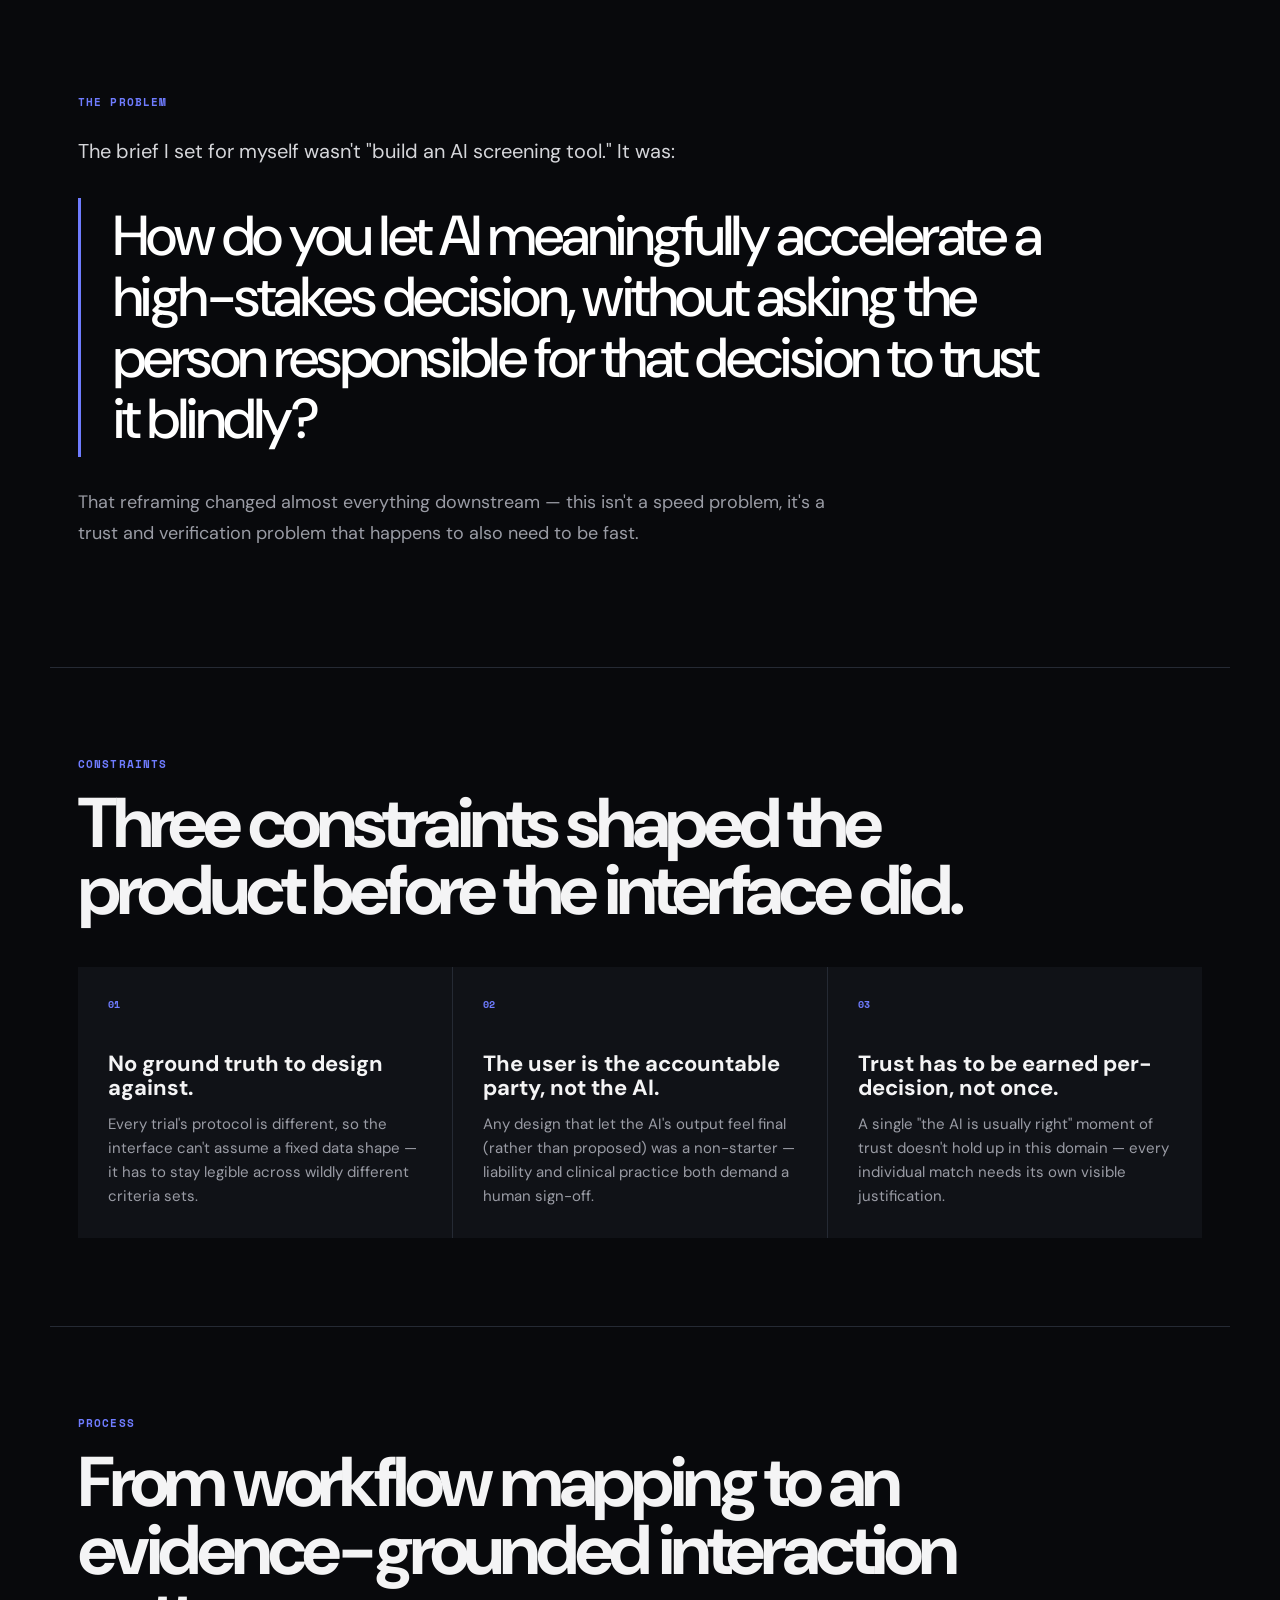
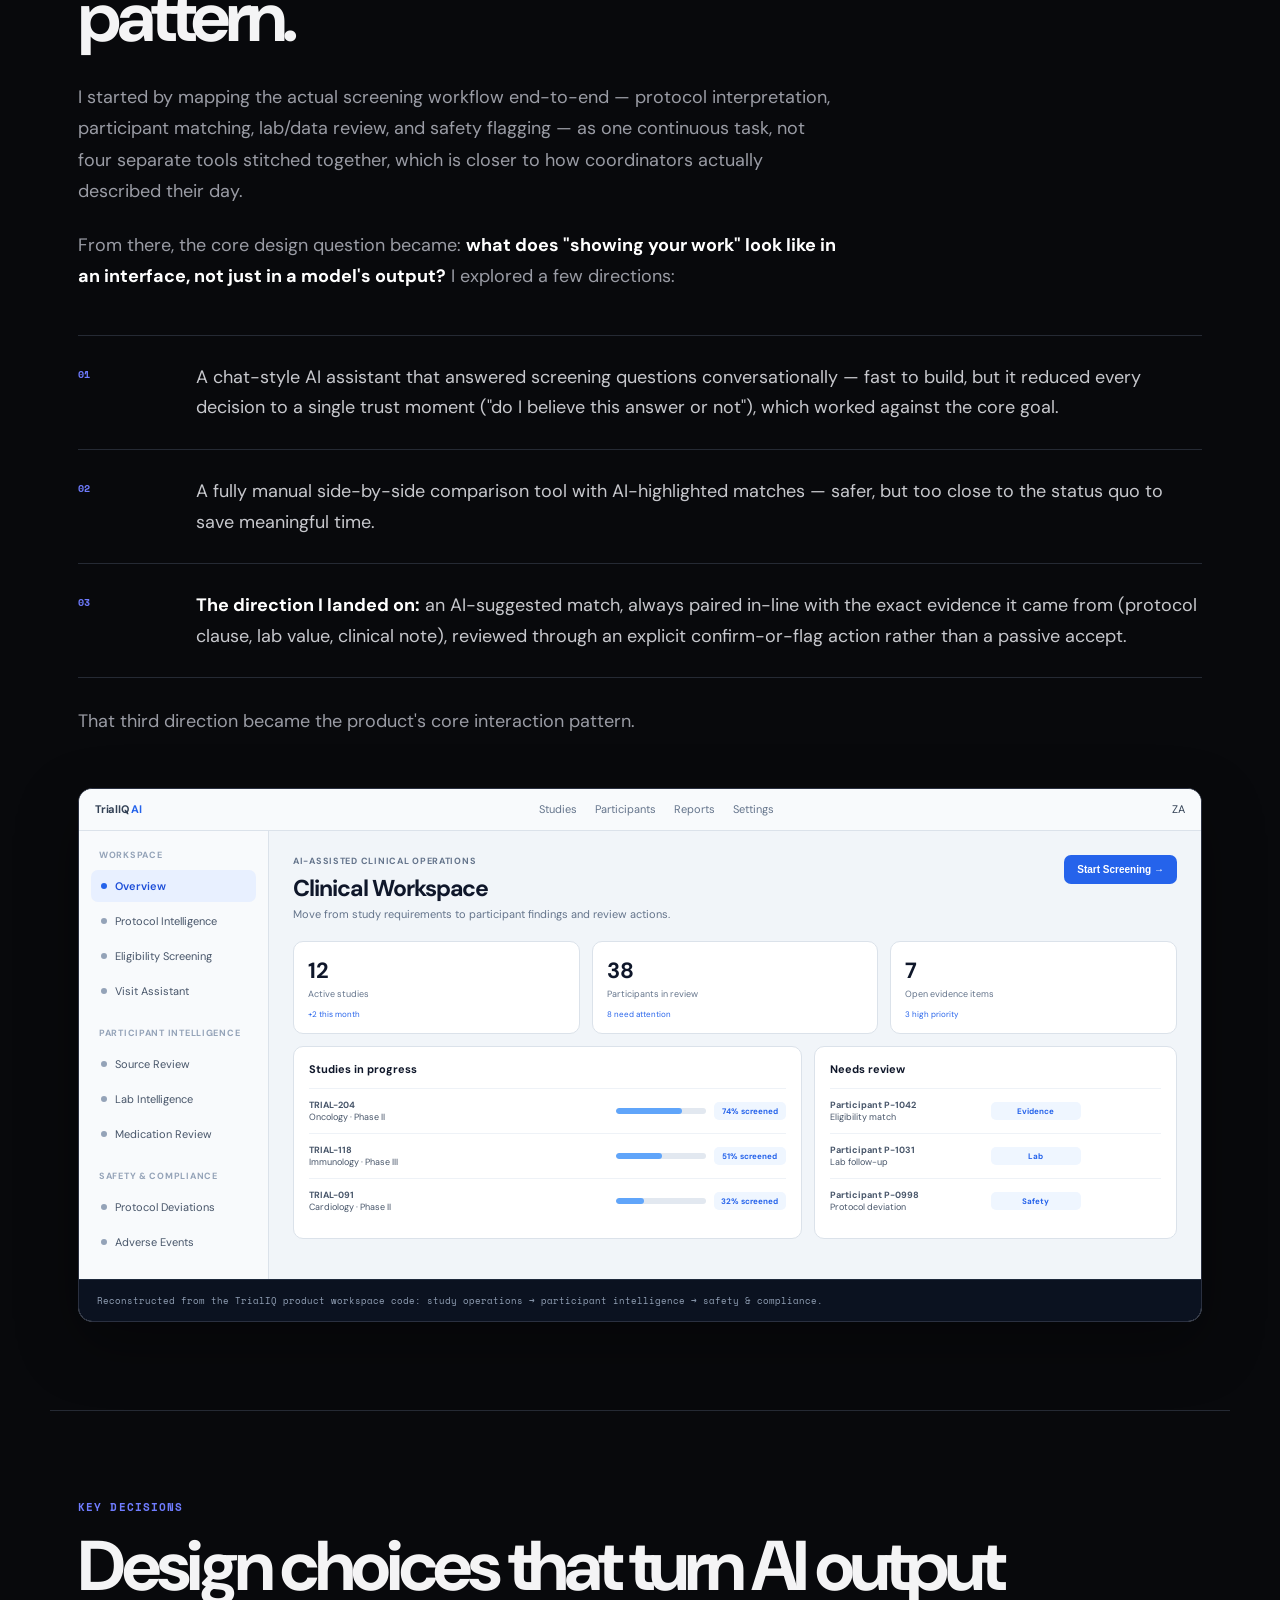
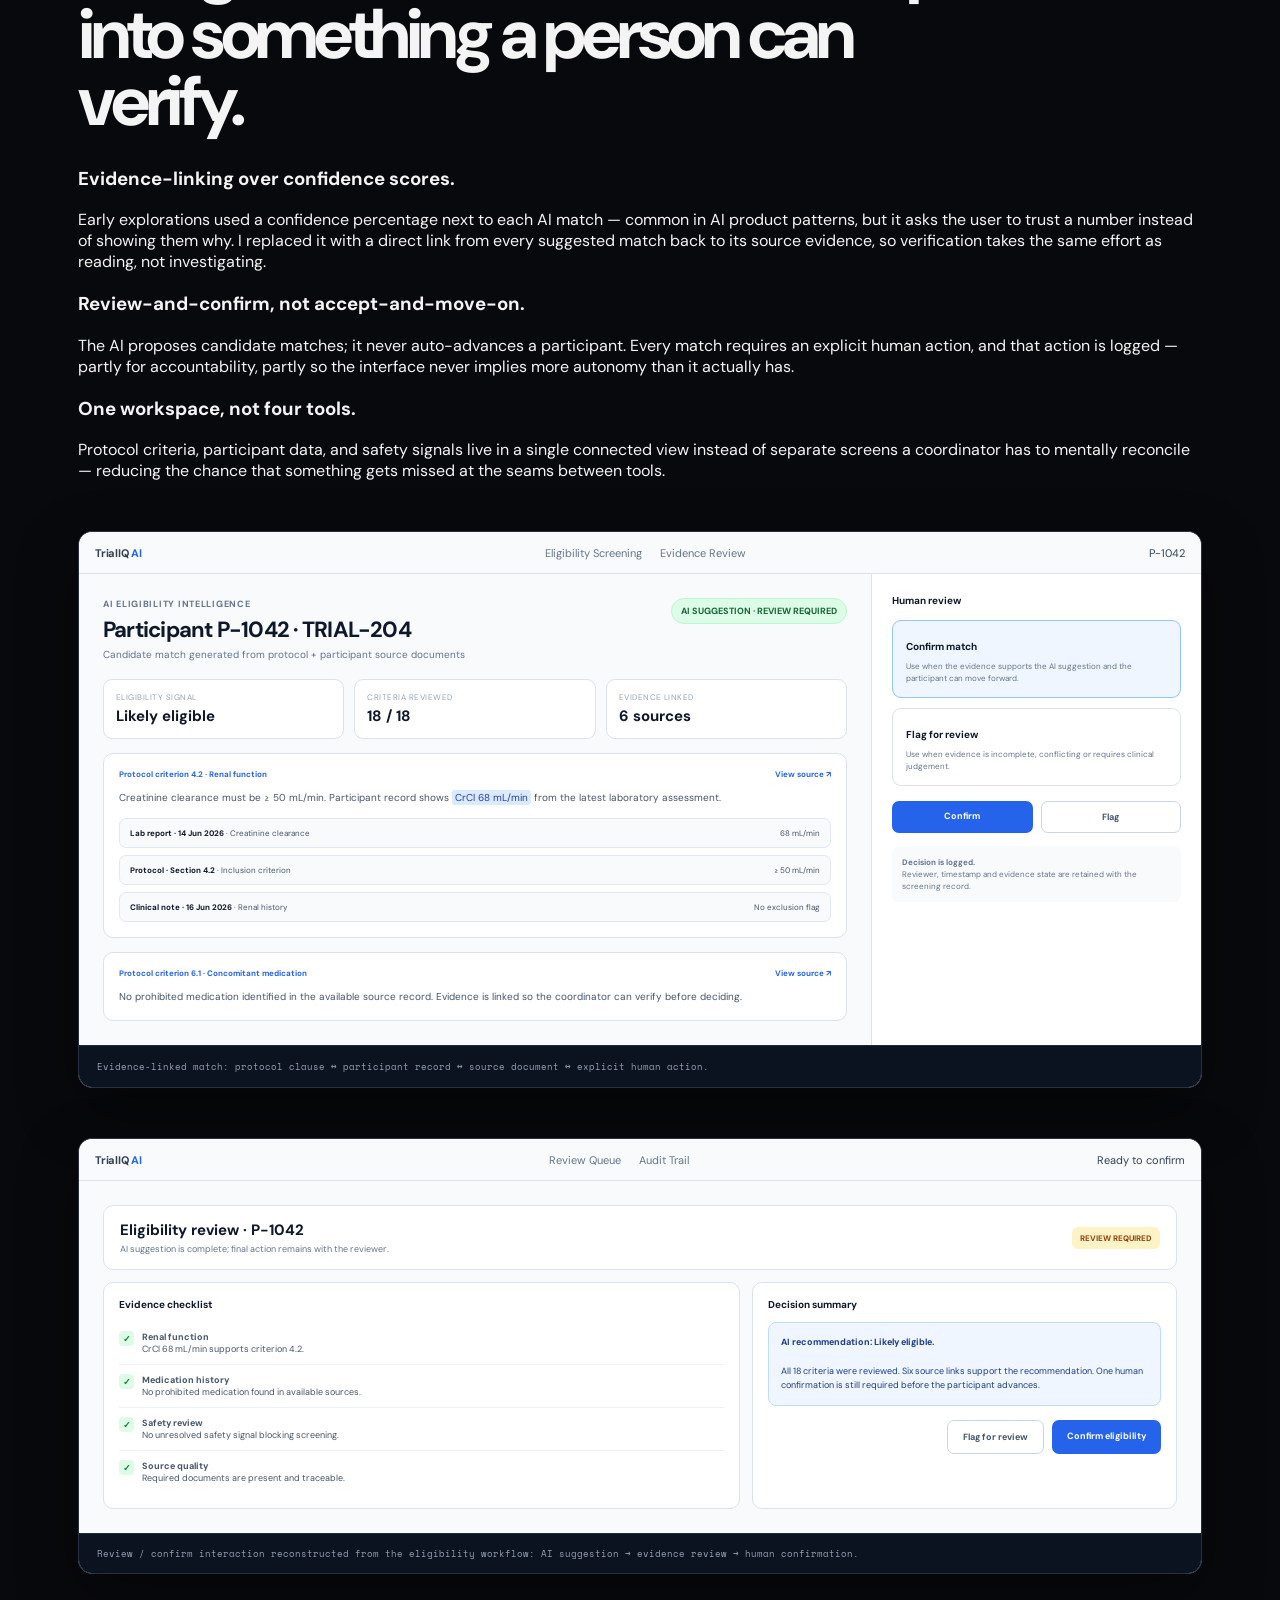
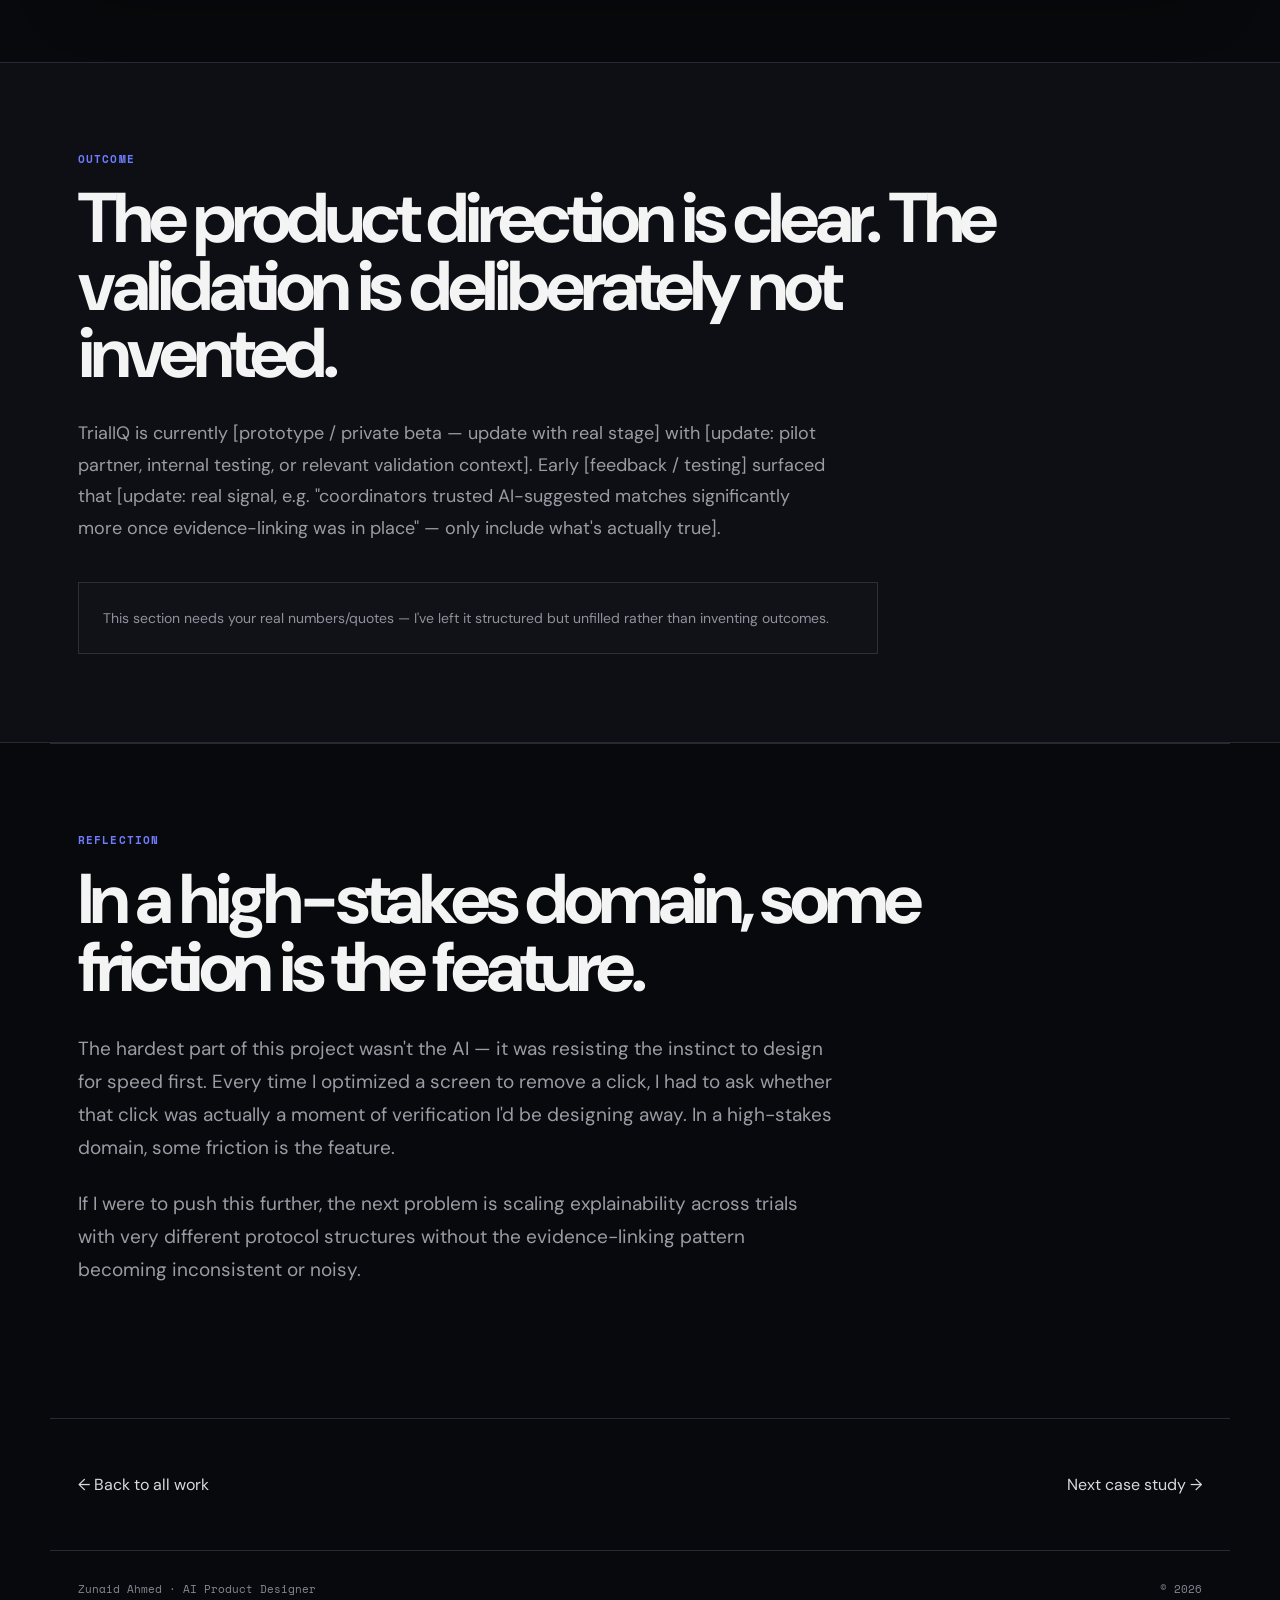
<file: trialiq-ai.html>
<!doctype html>
<html lang="en">
<head>
<meta charset="utf-8">
<meta name="viewport" content="width=device-width,initial-scale=1">
<title>TrialIQ AI — Zunaid Ahmed</title>
<meta name="description" content="TrialIQ AI — an evidence-grounded clinical intelligence platform designed around explainability and human review.">
<link rel="preconnect" href="https://fonts.googleapis.com">
<link rel="preconnect" href="https://fonts.gstatic.com" crossorigin>
<link href="https://fonts.googleapis.com/css2?family=DM+Sans:wght@400;500;600;700&family=Space+Mono:wght@400;700&display=swap" rel="stylesheet">
<link rel="stylesheet" href="css/trialiq.css">
<link rel="stylesheet" href="css/trialiq-refine.css">
<style>
body.trialiq-page{background:#08090c!important;color:#f4f4f5!important;--trialiq-blue:#6f7cff;--trialiq-text:#f4f4f5;--trialiq-muted:#9a9ca5;--trialiq-line:#252a34;--trialiq-surface:#101217;--trialiq-soft:#0d0f14;--trialiq-max:1180px}
.trialiq-page .topbar{background:rgba(8,9,12,.9);border-bottom-color:#20232b;color:#f4f4f5}.trialiq-page .topbar nav a:hover{color:var(--trialiq-blue)}.trialiq-page .brand-dot{color:var(--trialiq-blue)}
.tq-hero{padding:92px 28px 110px;max-width:var(--trialiq-max);margin:auto}.tq-back{font:400 12px 'Space Mono',monospace;color:var(--trialiq-muted)}.tq-back:hover{color:var(--trialiq-blue)}
.tq-kicker{font:400 11px 'Space Mono',monospace;letter-spacing:.1em;color:var(--trialiq-blue);margin:78px 0 18px}.tq-title{font-size:clamp(58px,9vw,120px);line-height:.9;letter-spacing:-.07em;font-weight:600;max-width:1020px;margin:0 0 34px}.tq-title em{font-style:normal;color:var(--trialiq-blue)}.tq-lede{max-width:720px;font-size:22px;line-height:1.55;color:var(--trialiq-muted);margin:0}.tq-hero-cta{
  display:inline-flex;
  align-items:center;
  gap:10px;
  margin-top:30px;
  padding:15px 22px;
  border:1px solid #4b5366;
  border-radius:10px;
  background:#171a24;
  color:#fff;
  font-size:15px;
  font-weight:700;
  line-height:1;
  text-decoration:none;
  box-shadow:0 8px 24px rgba(0,0,0,.18);
  transition:transform .2s ease,border-color .2s ease,background .2s ease,box-shadow .2s ease;
}

.tq-hero-cta:hover{
  transform:translateY(-2px);
  border-color:var(--trialiq-blue);
  background:#1d2130;
  color:#fff;
  box-shadow:0 12px 30px rgba(0,0,0,.28);
}
.tq-meta{display:flex;flex-wrap:wrap;gap:30px;margin-top:42px;padding-top:20px;border-top:1px solid var(--trialiq-line)}.tq-meta-item{font-size:13px;color:#d8d9dd;display:flex;gap:7px;flex-direction:column}.tq-meta-item b{font:700 10px 'Space Mono',monospace;letter-spacing:.08em;color:var(--trialiq-blue)}
.tq-section{border-top:1px solid var(--trialiq-line);padding:88px 28px;max-width:var(--trialiq-max);margin:auto}.tq-section-label{font:700 11px 'Space Mono',monospace;letter-spacing:.1em;color:var(--trialiq-blue);margin-bottom:18px}.tq-section h2{font-size:clamp(40px,5.5vw,72px);line-height:.96;letter-spacing:-.06em;max-width:930px;margin:0 0 30px}.tq-copy{max-width:760px;font-size:18px;line-height:1.75;color:var(--trialiq-muted)}.tq-copy p{margin:0 0 22px}.tq-copy strong{color:#fff}
.tq-problem{padding:100px 28px;max-width:var(--trialiq-max);margin:auto;border-top:1px solid var(--trialiq-line)}.tq-problem .tq-section-label{margin-bottom:28px}.tq-problem-intro{font-size:20px;color:#d5d6da;margin:0 0 26px}.tq-quote{max-width:980px;margin:34px 0 30px;padding:8px 0 8px 32px;border-left:3px solid var(--trialiq-blue)}.tq-quote p{font-size:clamp(30px,4.4vw,58px);line-height:1.08;letter-spacing:-.045em;color:#fff;margin:0;font-weight:500}.tq-problem-note{max-width:760px;font-size:18px;line-height:1.7;color:var(--trialiq-muted)}
.tq-constraints{display:grid;grid-template-columns:repeat(3,1fr);gap:1px;background:var(--trialiq-line);margin-top:42px}.tq-constraint{background:var(--trialiq-surface);padding:30px;min-height:220px}.tq-constraint-num{font:700 10px 'Space Mono',monospace;color:var(--trialiq-blue)}.tq-constraint h3{font-size:22px;line-height:1.1;margin:40px 0 12px}.tq-constraint p{font-size:15px;line-height:1.6;color:var(--trialiq-muted);margin:0}
.tq-process-list{margin-top:42px;border-top:1px solid var(--trialiq-line)}.tq-process-item{display:grid;grid-template-columns:90px 1fr;gap:28px;padding:26px 0;border-bottom:1px solid var(--trialiq-line)}.tq-process-item span{font:700 10px 'Space Mono',monospace;color:var(--trialiq-blue);padding-top:5px}.tq-process-item p{margin:0;font-size:18px;line-height:1.7;color:#c7c8cd}.tq-process-item strong{color:#fff}
.tq-product-frame{margin:50px 0 0;border:1px solid #2a3040;background:#eef3f9;border-radius:14px;overflow:hidden;box-shadow:0 22px 60px rgba(0,0,0,.35)}.tq-product-top{height:42px;background:#f8fafc;border-bottom:1px solid #dbe2ea;display:flex;align-items:center;justify-content:space-between;padding:0 16px;color:#334155;font-size:11px}.tq-product-brand{font-weight:700;letter-spacing:-.02em}.tq-product-brand span{color:#2563eb}.tq-product-topnav{display:flex;gap:18px;color:#64748b}.tq-product-body{display:grid;grid-template-columns:190px 1fr;min-height:430px}.tq-product-sidebar{background:#f8fafc;border-right:1px solid #dbe2ea;padding:18px 12px}.tq-side-label{font-size:9px;font-weight:700;color:#94a3b8;text-transform:uppercase;letter-spacing:.08em;margin:0 8px 9px}.tq-side-item{display:flex;align-items:center;gap:8px;padding:9px 10px;border-radius:7px;color:#475569;font-size:11px;margin-bottom:3px}.tq-side-item.active{background:#e8f0ff;color:#1d4ed8;font-weight:600}.tq-side-dot{width:6px;height:6px;border-radius:50%;background:#94a3b8}.tq-side-item.active .tq-side-dot{background:#2563eb}.tq-product-main{padding:24px;background:#f1f5f9}.tq-screen-heading{display:flex;justify-content:space-between;gap:18px;align-items:flex-start}.tq-screen-eyebrow{font-size:9px;text-transform:uppercase;letter-spacing:.08em;color:#64748b;font-weight:700}.tq-screen-heading h3{font-size:23px;letter-spacing:-.04em;color:#0f172a;margin:6px 0 4px}.tq-screen-heading p{font-size:11px;color:#64748b;margin:0}.tq-screen-action{background:#2563eb;color:white;border:0;border-radius:7px;padding:9px 13px;font-size:10px;font-weight:700}.tq-dashboard-grid{display:grid;grid-template-columns:repeat(3,1fr);gap:12px;margin-top:20px}.tq-dash-card{background:#fff;border:1px solid #dbe2ea;border-radius:10px;padding:14px}.tq-dash-card .num{font-size:22px;font-weight:700;color:#0f172a}.tq-dash-card .label{font-size:9px;color:#64748b;margin-top:3px}.tq-dash-card .delta{font-size:8px;color:#2563eb;margin-top:9px}.tq-dashboard-bottom{display:grid;grid-template-columns:1.4fr 1fr;gap:12px;margin-top:12px}.tq-panel{background:#fff;border:1px solid #dbe2ea;border-radius:10px;padding:15px}.tq-panel-title{font-size:11px;font-weight:700;color:#0f172a;margin-bottom:12px}.tq-study-row{display:grid;grid-template-columns:1fr 90px 72px;gap:8px;align-items:center;border-top:1px solid #eef2f7;padding:10px 0;font-size:9px;color:#475569}.tq-study-row:first-of-type{border-top:0}.tq-status{font-size:8px;font-weight:700;color:#2563eb;background:#eff6ff;padding:4px 6px;border-radius:5px;text-align:center}.tq-bar{height:6px;background:#e2e8f0;border-radius:10px;overflow:hidden}.tq-bar i{display:block;height:100%;background:#60a5fa;border-radius:10px}.tq-screen-note{padding:14px 18px;background:#0b1220;color:#94a3b8;font:400 9px 'Space Mono',monospace;border-top:1px solid #1e293b}
.tq-decision-ui{margin-top:50px}.tq-match-frame{border:1px solid #2a3040;background:#eef3f9;border-radius:14px;overflow:hidden;box-shadow:0 22px 60px rgba(0,0,0,.35)}.tq-match-body{display:grid;grid-template-columns:1fr 330px;min-height:460px}.tq-match-main{padding:24px;background:#f8fafc}.tq-match-head{display:flex;justify-content:space-between;align-items:flex-start}.tq-match-head h3{margin:5px 0 4px;font-size:22px;color:#0f172a;letter-spacing:-.035em}.tq-match-head p{margin:0;color:#64748b;font-size:10px}.tq-ai-pill{font-size:9px;font-weight:700;color:#166534;background:#dcfce7;border:1px solid #bbf7d0;border-radius:999px;padding:6px 9px}.tq-score-row{display:grid;grid-template-columns:1fr 1fr 1fr;gap:10px;margin-top:18px}.tq-mini{background:#fff;border:1px solid #dbe2ea;border-radius:9px;padding:12px}.tq-mini label{display:block;font-size:8px;text-transform:uppercase;letter-spacing:.06em;color:#94a3b8}.tq-mini strong{display:block;font-size:15px;color:#0f172a;margin-top:4px}.tq-evidence{margin-top:14px;background:#fff;border:1px solid #dbe2ea;border-radius:10px;padding:15px}.tq-evidence-head{display:flex;justify-content:space-between;font-size:10px;font-weight:700;color:#0f172a}.tq-evidence-head span{font-size:8px;color:#2563eb}.tq-evidence p{font-size:10px;line-height:1.6;color:#475569;margin:11px 0 0}.tq-highlight{background:#dbeafe;color:#1e40af;padding:1px 3px;border-radius:3px}.tq-source-list{margin-top:12px;display:grid;gap:7px}.tq-source{display:flex;justify-content:space-between;align-items:center;padding:9px 10px;border-radius:7px;background:#f8fafc;border:1px solid #e2e8f0;font-size:8px;color:#475569}.tq-source b{color:#0f172a}.tq-match-aside{background:#fff;border-left:1px solid #dbe2ea;padding:20px}.tq-aside-title{font-size:10px;font-weight:700;color:#0f172a;margin-bottom:13px}.tq-decision-box{border:1px solid #dbe2ea;border-radius:9px;padding:13px;margin-bottom:10px}.tq-decision-box.selected{border-color:#93c5fd;background:#eff6ff}.tq-decision-box b{font-size:10px;color:#0f172a}.tq-decision-box p{font-size:8px;line-height:1.5;color:#64748b;margin:5px 0 0}.tq-decision-actions{display:grid;grid-template-columns:1fr 1fr;gap:8px;margin-top:15px}.tq-btn{border-radius:7px;padding:9px;font-size:9px;font-weight:700;text-align:center}.tq-btn.confirm{background:#2563eb;color:#fff}.tq-btn.flag{background:#fff;border:1px solid #cbd5e1;color:#475569}.tq-audit{margin-top:13px;padding:10px;background:#f8fafc;border-radius:7px;color:#64748b;font-size:8px;line-height:1.5}
.tq-review-frame{margin-top:50px;border:1px solid #2a3040;background:#eef3f9;border-radius:14px;overflow:hidden;box-shadow:0 22px 60px rgba(0,0,0,.35)}.tq-review-body{padding:24px;background:#f8fafc}.tq-review-banner{display:flex;justify-content:space-between;gap:15px;align-items:center;background:#fff;border:1px solid #dbe2ea;border-radius:10px;padding:14px 16px}.tq-review-banner h3{margin:0 0 3px;font-size:15px;color:#0f172a}.tq-review-banner p{margin:0;font-size:9px;color:#64748b}.tq-review-status{font-size:8px;font-weight:700;background:#fef3c7;color:#92400e;padding:6px 8px;border-radius:6px}.tq-review-grid{display:grid;grid-template-columns:1.2fr .8fr;gap:12px;margin-top:12px}.tq-review-card{background:#fff;border:1px solid #dbe2ea;border-radius:10px;padding:15px}.tq-review-card h4{margin:0 0 11px;font-size:10px;color:#0f172a}.tq-review-check{display:flex;align-items:flex-start;gap:8px;padding:9px 0;border-top:1px solid #eef2f7;font-size:9px;color:#475569}.tq-review-check:first-of-type{border-top:0}.tq-check{width:15px;height:15px;border-radius:4px;background:#dcfce7;color:#15803d;display:flex;align-items:center;justify-content:center;font-size:9px;font-weight:700;flex:0 0 auto}.tq-review-summary{background:#eff6ff;border:1px solid #bfdbfe;border-radius:8px;padding:12px;font-size:9px;line-height:1.6;color:#1e3a8a}.tq-final-actions{display:flex;justify-content:flex-end;gap:8px;margin-top:14px}.tq-final-actions .tq-btn{padding:10px 15px}.tq-source-caption{padding:13px 18px;background:#0b1220;color:#94a3b8;font:400 9px 'Space Mono',monospace;border-top:1px solid #1e293b}
.tq-outcome{background:#0d0f14;border-top:1px solid var(--trialiq-line);border-bottom:1px solid var(--trialiq-line)}.tq-outcome .tq-section{border-top:0}.tq-outcome-note{border:1px solid #2a2f39;background:#101217;padding:24px;margin-top:38px;max-width:800px;color:#8e929c;font-size:14px;line-height:1.6}.tq-reflection{padding-bottom:110px}.tq-reflection .tq-copy{font-size:19px}.tq-next{max-width:var(--trialiq-max);margin:auto;border-top:1px solid var(--trialiq-line);padding:55px 28px;display:flex;justify-content:space-between;gap:20px}.tq-next a{color:#d8d9dd}.tq-next a:hover{color:var(--trialiq-blue)}
@media(max-width:800px){.tq-constraints{grid-template-columns:1fr}.tq-process-item{grid-template-columns:55px 1fr}.tq-hero{padding-top:70px}.tq-section,.tq-problem{padding-top:70px;padding-bottom:70px}.tq-product-body,.tq-match-body{grid-template-columns:1fr}.tq-product-sidebar{display:none}.tq-dashboard-bottom,.tq-review-grid{grid-template-columns:1fr}.tq-match-aside{border-left:0;border-top:1px solid #dbe2ea}.tq-product-main{padding:16px}.tq-product-frame,.tq-match-frame,.tq-review-frame{overflow:auto}.tq-product-body,.tq-match-body{min-width:680px}.tq-review-body{min-width:600px}}
@media(max-width:560px){.tq-hero{padding-left:20px;padding-right:20px}.tq-section,.tq-problem{padding-left:20px;padding-right:20px}.tq-meta{gap:20px}.tq-title{font-size:56px}.tq-quote{padding-left:20px}.tq-quote p{font-size:31px}.tq-next{padding-left:20px;padding-right:20px;flex-direction:column}}
</style>
</head>
<body class="trialiq-page">
<header class="topbar"><a class="brand" href="./">ZA<span class="brand-dot">.</span></a><nav class="topnav"><a href="./#work">Work</a><a href="./#about">About</a><a href="./#experience">Experience</a><a href="./#contact">Contact</a></nav><a class="topbar-cta" href="./assets/Zunaid_Ahmed_Resume.pdf" target="_blank" rel="noopener">Résumé ↗</a></header>
<main>
<section class="tq-hero"><a class="tq-back" href="./">← Back to work</a><p class="tq-kicker">AI-NATIVE CLINICAL INTELLIGENCE PLATFORM · PRODUCT DESIGN · 2025–NOW</p><h1 class="tq-title">TrialIQ <em>AI</em></h1><p class="tq-lede">An evidence-grounded workspace that helps clinical research teams screen trial participants faster — without asking clinicians to trust an AI decision they can't see the reasoning behind.</p><a class="tq-hero-cta" href="https://trialiq-ai.vercel.app/" target="_blank" rel="noopener noreferrer">Try TrialIQ AI ↗</a><div class="tq-meta"><div class="tq-meta-item"><b>ROLE</b><span>Product Designer (solo)</span></div><div class="tq-meta-item"><b>SCOPE</b><span>0→1 product design</span></div><div class="tq-meta-item"><b>FOCUS</b><span>AI/human interaction, explainability, clinical workflows</span></div></div></section>
<section class="tq-section"><div class="tq-section-label">CONTEXT</div><h2>Clinical screening is a quiet bottleneck in a high-stakes workflow.</h2><div class="tq-copy"><p>Clinical trials fail or stall for a lot of reasons, but one of the quietest is screening. Before a single patient is enrolled, coordinators have to cross-reference dense protocol criteria against scattered patient records — notes, labs, histories — spread across formats that were never designed to talk to each other. It's slow, manual, and easy to get wrong in ways that don't surface until much later.</p><p>AI is the obvious lever here. Language models are good at exactly this kind of matching and synthesis. But clinical decisions are not a place where "the model said so" is an acceptable answer — and most AI screening tools I looked at treated the model as a black box that outputs a verdict, not a collaborator that shows its work.</p></div></section>
<section class="tq-problem"><div class="tq-section-label">THE PROBLEM</div><p class="tq-problem-intro">The brief I set for myself wasn't "build an AI screening tool." It was:</p><blockquote class="tq-quote"><p>How do you let AI meaningfully accelerate a high-stakes decision, without asking the person responsible for that decision to trust it blindly?</p></blockquote><p class="tq-problem-note">That reframing changed almost everything downstream — this isn't a speed problem, it's a trust and verification problem that happens to also need to be fast.</p></section>
<section class="tq-section"><div class="tq-section-label">CONSTRAINTS</div><h2>Three constraints shaped the product before the interface did.</h2><div class="tq-constraints"><article class="tq-constraint"><div class="tq-constraint-num">01</div><h3>No ground truth to design against.</h3><p>Every trial's protocol is different, so the interface can't assume a fixed data shape — it has to stay legible across wildly different criteria sets.</p></article><article class="tq-constraint"><div class="tq-constraint-num">02</div><h3>The user is the accountable party, not the AI.</h3><p>Any design that let the AI's output feel final (rather than proposed) was a non-starter — liability and clinical practice both demand a human sign-off.</p></article><article class="tq-constraint"><div class="tq-constraint-num">03</div><h3>Trust has to be earned per-decision, not once.</h3><p>A single "the AI is usually right" moment of trust doesn't hold up in this domain — every individual match needs its own visible justification.</p></article></div></section>
<section class="tq-section"><div class="tq-section-label">PROCESS</div><h2>From workflow mapping to an evidence-grounded interaction pattern.</h2><div class="tq-copy"><p>I started by mapping the actual screening workflow end-to-end — protocol interpretation, participant matching, lab/data review, and safety flagging — as one continuous task, not four separate tools stitched together, which is closer to how coordinators actually described their day.</p><p>From there, the core design question became: <strong>what does "showing your work" look like in an interface, not just in a model's output?</strong> I explored a few directions:</p></div><div class="tq-process-list"><div class="tq-process-item"><span>01</span><p>A chat-style AI assistant that answered screening questions conversationally — fast to build, but it reduced every decision to a single trust moment ("do I believe this answer or not"), which worked against the core goal.</p></div><div class="tq-process-item"><span>02</span><p>A fully manual side-by-side comparison tool with AI-highlighted matches — safer, but too close to the status quo to save meaningful time.</p></div><div class="tq-process-item"><span>03</span><p><strong>The direction I landed on:</strong> an AI-suggested match, always paired in-line with the exact evidence it came from (protocol clause, lab value, clinical note), reviewed through an explicit confirm-or-flag action rather than a passive accept.</p></div></div><p class="tq-copy" style="margin-top:28px">That third direction became the product's core interaction pattern.</p>
<div class="tq-product-frame"><div class="tq-product-top"><div class="tq-product-brand">TrialIQ <span>AI</span></div><div class="tq-product-topnav"><span>Studies</span><span>Participants</span><span>Reports</span><span>Settings</span></div><span>ZA</span></div><div class="tq-product-body"><aside class="tq-product-sidebar"><p class="tq-side-label">Workspace</p><div class="tq-side-item active"><i class="tq-side-dot"></i>Overview</div><div class="tq-side-item"><i class="tq-side-dot"></i>Protocol Intelligence</div><div class="tq-side-item"><i class="tq-side-dot"></i>Eligibility Screening</div><div class="tq-side-item"><i class="tq-side-dot"></i>Visit Assistant</div><p class="tq-side-label" style="margin-top:20px">Participant Intelligence</p><div class="tq-side-item"><i class="tq-side-dot"></i>Source Review</div><div class="tq-side-item"><i class="tq-side-dot"></i>Lab Intelligence</div><div class="tq-side-item"><i class="tq-side-dot"></i>Medication Review</div><p class="tq-side-label" style="margin-top:20px">Safety & Compliance</p><div class="tq-side-item"><i class="tq-side-dot"></i>Protocol Deviations</div><div class="tq-side-item"><i class="tq-side-dot"></i>Adverse Events</div></aside><div class="tq-product-main"><div class="tq-screen-heading"><div><div class="tq-screen-eyebrow">AI-assisted clinical operations</div><h3>Clinical Workspace</h3><p>Move from study requirements to participant findings and review actions.</p></div><button class="tq-screen-action">Start Screening →</button></div><div class="tq-dashboard-grid"><div class="tq-dash-card"><div class="num">12</div><div class="label">Active studies</div><div class="delta">+2 this month</div></div><div class="tq-dash-card"><div class="num">38</div><div class="label">Participants in review</div><div class="delta">8 need attention</div></div><div class="tq-dash-card"><div class="num">7</div><div class="label">Open evidence items</div><div class="delta">3 high priority</div></div></div><div class="tq-dashboard-bottom"><div class="tq-panel"><div class="tq-panel-title">Studies in progress</div><div class="tq-study-row"><span><b>TRIAL-204</b><br>Oncology · Phase II</span><div class="tq-bar"><i style="width:74%"></i></div><span class="tq-status">74% screened</span></div><div class="tq-study-row"><span><b>TRIAL-118</b><br>Immunology · Phase III</span><div class="tq-bar"><i style="width:51%"></i></div><span class="tq-status">51% screened</span></div><div class="tq-study-row"><span><b>TRIAL-091</b><br>Cardiology · Phase II</span><div class="tq-bar"><i style="width:32%"></i></div><span class="tq-status">32% screened</span></div></div><div class="tq-panel"><div class="tq-panel-title">Needs review</div><div class="tq-study-row"><span><b>Participant P-1042</b><br>Eligibility match</span><span class="tq-status">Evidence</span></div><div class="tq-study-row"><span><b>Participant P-1031</b><br>Lab follow-up</span><span class="tq-status">Lab</span></div><div class="tq-study-row"><span><b>Participant P-0998</b><br>Protocol deviation</span><span class="tq-status">Safety</span></div></div></div></div></div><div class="tq-screen-note">Reconstructed from the TrialIQ product workspace code: study operations → participant intelligence → safety & compliance.</div></div>
</section>
<section class="tq-section"><div class="tq-section-label">KEY DECISIONS</div><h2>Design choices that turn AI output into something a person can verify.</h2><div class="tq-decisions"><article class="tq-decision"><h3>Evidence-linking over confidence scores.</h3><p>Early explorations used a confidence percentage next to each AI match — common in AI product patterns, but it asks the user to trust a number instead of showing them why. I replaced it with a direct link from every suggested match back to its source evidence, so verification takes the same effort as reading, not investigating.</p></article><article class="tq-decision"><h3>Review-and-confirm, not accept-and-move-on.</h3><p>The AI proposes candidate matches; it never auto-advances a participant. Every match requires an explicit human action, and that action is logged — partly for accountability, partly so the interface never implies more autonomy than it actually has.</p></article><article class="tq-decision"><h3>One workspace, not four tools.</h3><p>Protocol criteria, participant data, and safety signals live in a single connected view instead of separate screens a coordinator has to mentally reconcile — reducing the chance that something gets missed at the seams between tools.</p></article></div>
<div class="tq-decision-ui"><div class="tq-match-frame"><div class="tq-product-top"><div class="tq-product-brand">TrialIQ <span>AI</span></div><div class="tq-product-topnav"><span>Eligibility Screening</span><span>Evidence Review</span></div><span>P-1042</span></div><div class="tq-match-body"><div class="tq-match-main"><div class="tq-match-head"><div><div class="tq-screen-eyebrow">AI eligibility intelligence</div><h3>Participant P-1042 · TRIAL-204</h3><p>Candidate match generated from protocol + participant source documents</p></div><div class="tq-ai-pill">AI SUGGESTION · REVIEW REQUIRED</div></div><div class="tq-score-row"><div class="tq-mini"><label>Eligibility signal</label><strong>Likely eligible</strong></div><div class="tq-mini"><label>Criteria reviewed</label><strong>18 / 18</strong></div><div class="tq-mini"><label>Evidence linked</label><strong>6 sources</strong></div></div><div class="tq-evidence"><div class="tq-evidence-head"><span>Protocol criterion 4.2 · Renal function</span><span>View source ↗</span></div><p>Creatinine clearance must be ≥ 50 mL/min. Participant record shows <span class="tq-highlight">CrCl 68 mL/min</span> from the latest laboratory assessment.</p><div class="tq-source-list"><div class="tq-source"><span><b>Lab report · 14 Jun 2026</b> · Creatinine clearance</span><span>68 mL/min</span></div><div class="tq-source"><span><b>Protocol · Section 4.2</b> · Inclusion criterion</span><span>≥ 50 mL/min</span></div><div class="tq-source"><span><b>Clinical note · 16 Jun 2026</b> · Renal history</span><span>No exclusion flag</span></div></div></div><div class="tq-evidence"><div class="tq-evidence-head"><span>Protocol criterion 6.1 · Concomitant medication</span><span>View source ↗</span></div><p>No prohibited medication identified in the available source record. Evidence is linked so the coordinator can verify before deciding.</p></div></div><aside class="tq-match-aside"><div class="tq-aside-title">Human review</div><div class="tq-decision-box selected"><b>Confirm match</b><p>Use when the evidence supports the AI suggestion and the participant can move forward.</p></div><div class="tq-decision-box"><b>Flag for review</b><p>Use when evidence is incomplete, conflicting or requires clinical judgement.</p></div><div class="tq-decision-actions"><div class="tq-btn confirm">Confirm</div><div class="tq-btn flag">Flag</div></div><div class="tq-audit"><b>Decision is logged.</b><br>Reviewer, timestamp and evidence state are retained with the screening record.</div></aside></div><div class="tq-screen-note">Evidence-linked match: protocol clause ↔ participant record ↔ source document ↔ explicit human action.</div></div></div>
<div class="tq-review-frame"><div class="tq-product-top"><div class="tq-product-brand">TrialIQ <span>AI</span></div><div class="tq-product-topnav"><span>Review Queue</span><span>Audit Trail</span></div><span>Ready to confirm</span></div><div class="tq-review-body"><div class="tq-review-banner"><div><h3>Eligibility review · P-1042</h3><p>AI suggestion is complete; final action remains with the reviewer.</p></div><div class="tq-review-status">REVIEW REQUIRED</div></div><div class="tq-review-grid"><div class="tq-review-card"><h4>Evidence checklist</h4><div class="tq-review-check"><span class="tq-check">✓</span><span><b>Renal function</b><br>CrCl 68 mL/min supports criterion 4.2.</span></div><div class="tq-review-check"><span class="tq-check">✓</span><span><b>Medication history</b><br>No prohibited medication found in available sources.</span></div><div class="tq-review-check"><span class="tq-check">✓</span><span><b>Safety review</b><br>No unresolved safety signal blocking screening.</span></div><div class="tq-review-check"><span class="tq-check">✓</span><span><b>Source quality</b><br>Required documents are present and traceable.</span></div></div><div class="tq-review-card"><h4>Decision summary</h4><div class="tq-review-summary"><b>AI recommendation: Likely eligible.</b><br><br>All 18 criteria were reviewed. Six source links support the recommendation. One human confirmation is still required before the participant advances.</div><div class="tq-final-actions"><div class="tq-btn flag">Flag for review</div><div class="tq-btn confirm">Confirm eligibility</div></div></div></div></div><div class="tq-source-caption">Review / confirm interaction reconstructed from the eligibility workflow: AI suggestion → evidence review → human confirmation.</div></div></div>
</section>
<section class="tq-outcome"><section class="tq-section"><div class="tq-section-label">OUTCOME</div><h2>The product direction is clear. The validation is deliberately not invented.</h2><div class="tq-copy"><p>TrialIQ is currently [prototype / private beta — update with real stage] with [update: pilot partner, internal testing, or relevant validation context]. Early [feedback / testing] surfaced that [update: real signal, e.g. "coordinators trusted AI-suggested matches significantly more once evidence-linking was in place" — only include what's actually true].</p></div><div class="tq-outcome-note">This section needs your real numbers/quotes — I've left it structured but unfilled rather than inventing outcomes.</div></section></section>
<section class="tq-section tq-reflection"><div class="tq-section-label">REFLECTION</div><h2>In a high-stakes domain, some friction is the feature.</h2><div class="tq-copy"><p>The hardest part of this project wasn't the AI — it was resisting the instinct to design for speed first. Every time I optimized a screen to remove a click, I had to ask whether that click was actually a moment of verification I'd be designing away. In a high-stakes domain, some friction is the feature.</p><p>If I were to push this further, the next problem is scaling explainability across trials with very different protocol structures without the evidence-linking pattern becoming inconsistent or noisy.</p></div></section>
<section class="tq-next"><a href="./">← Back to all work</a><a href="case-studies/rapido-ambulance-mode.html">Next case study →</a></section>
</main><footer class="site-footer"><span>Zunaid Ahmed · AI Product Designer</span><span>© 2026</span></footer>
</body></html>
</file>
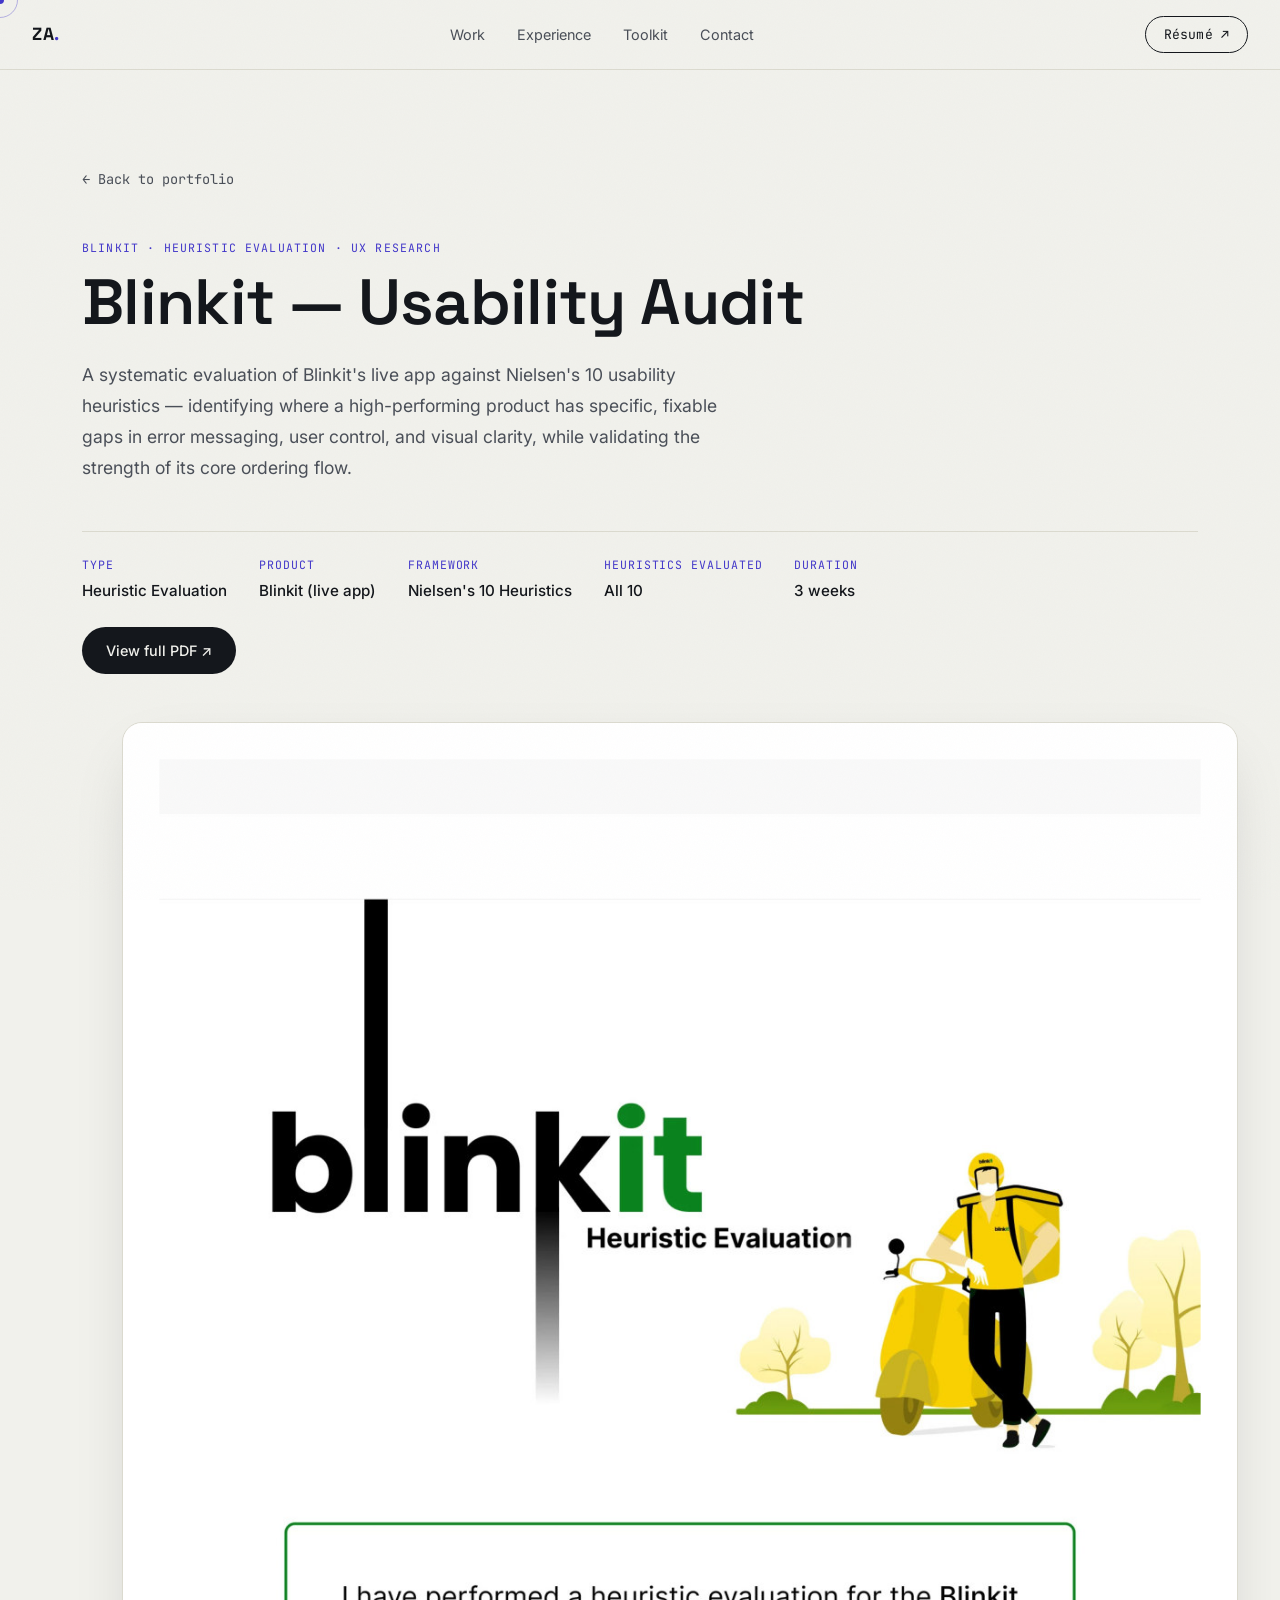
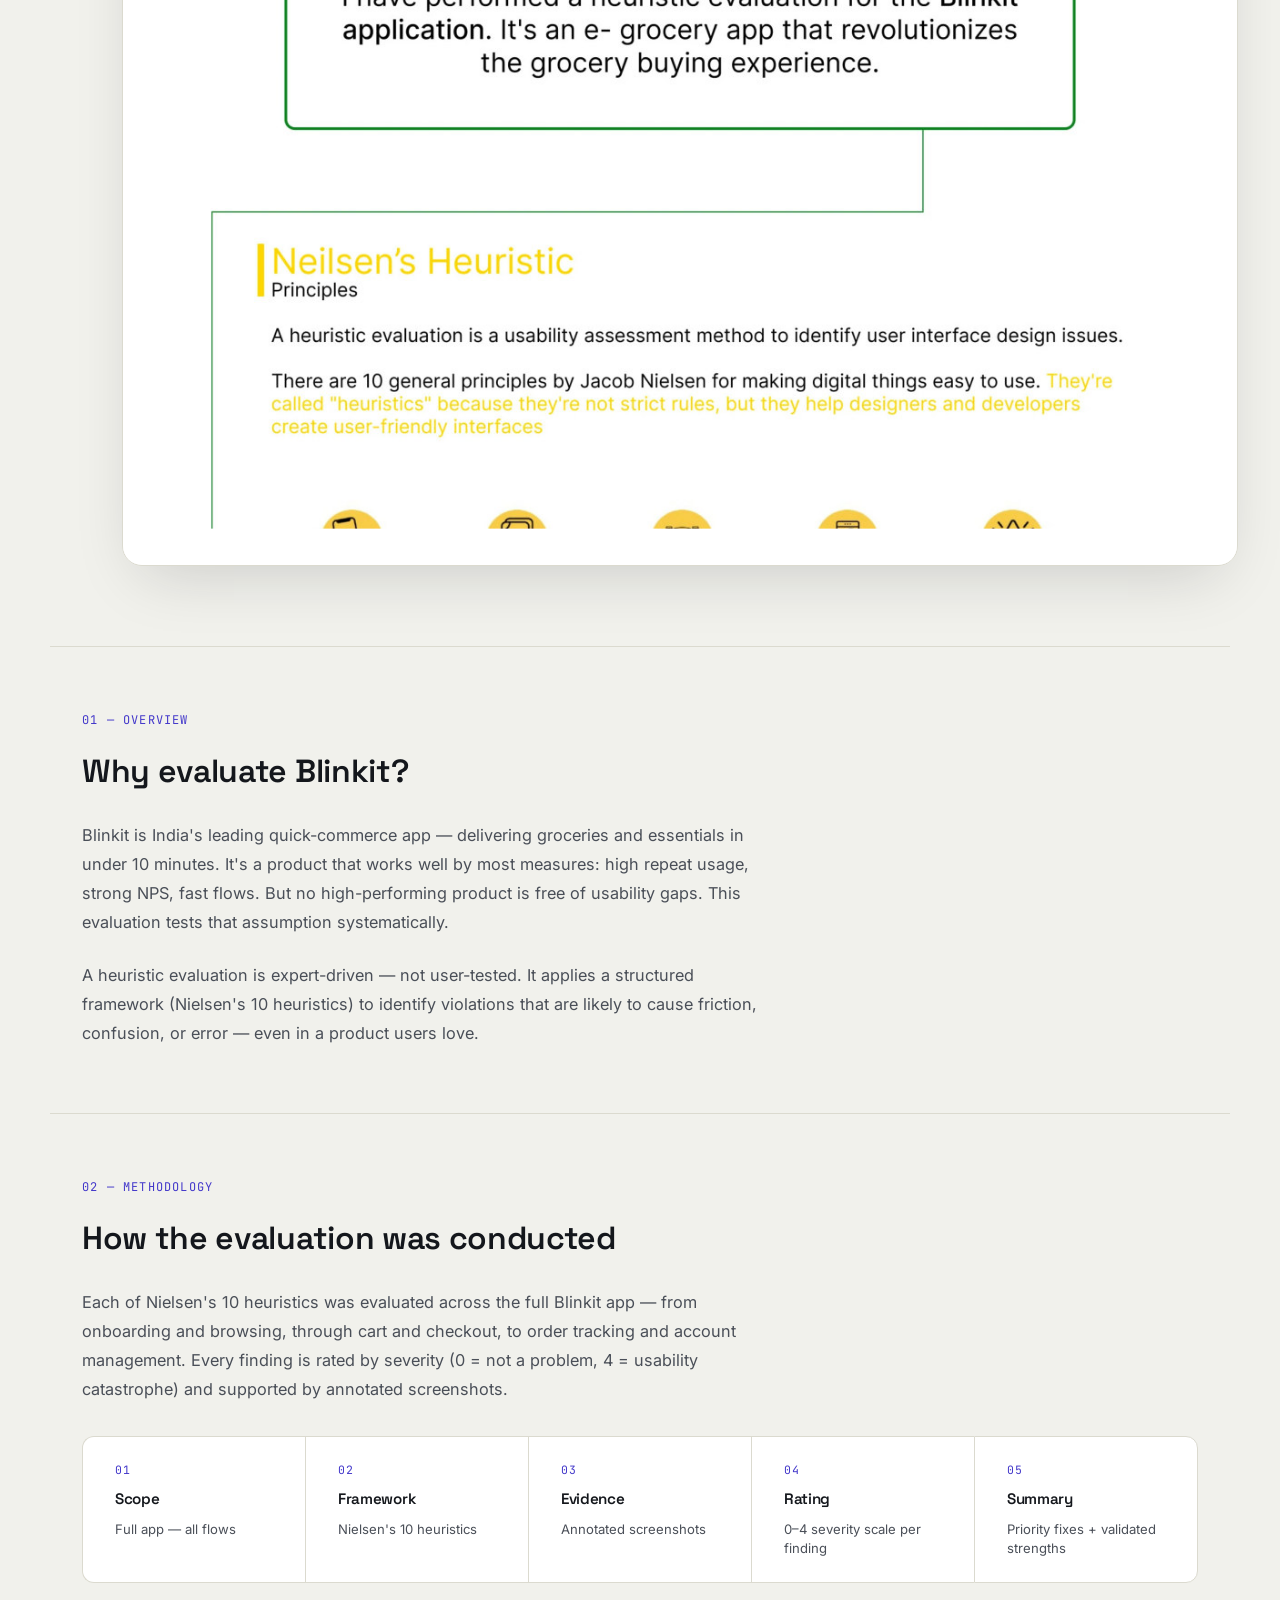
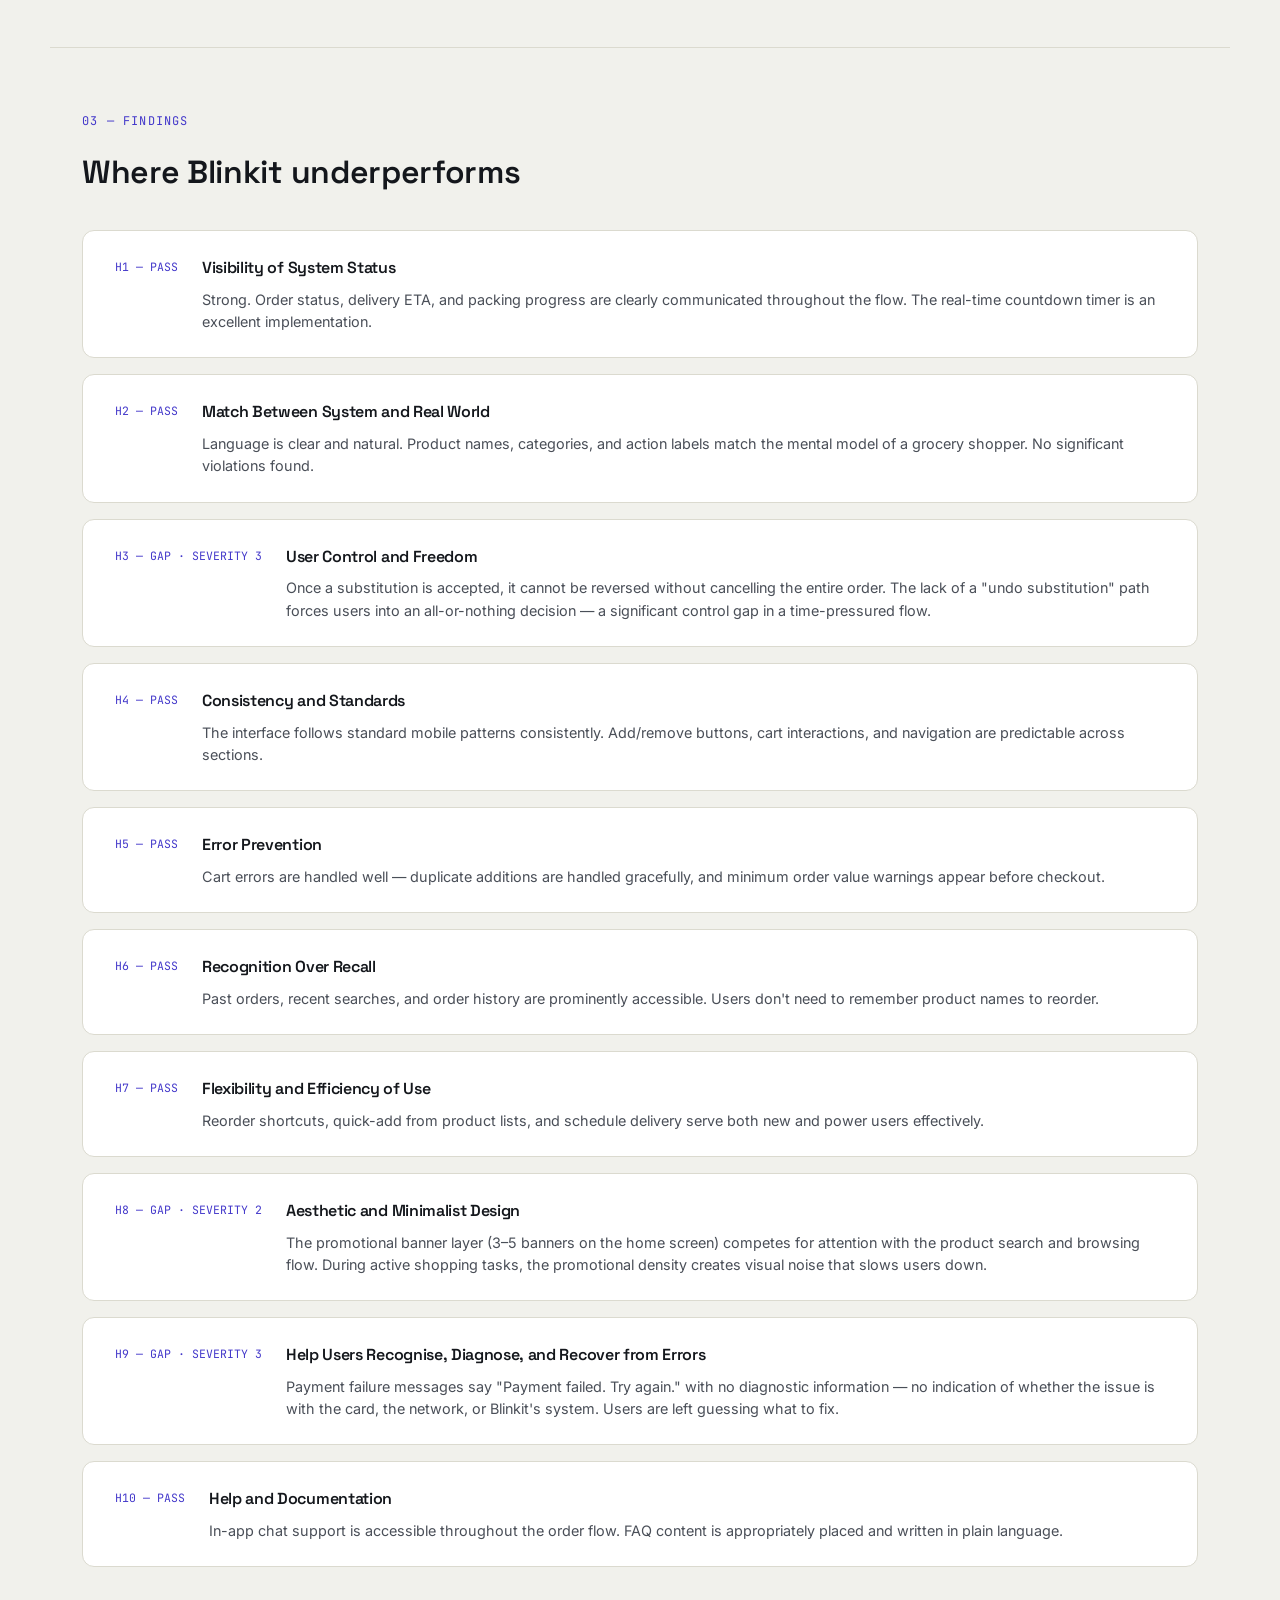
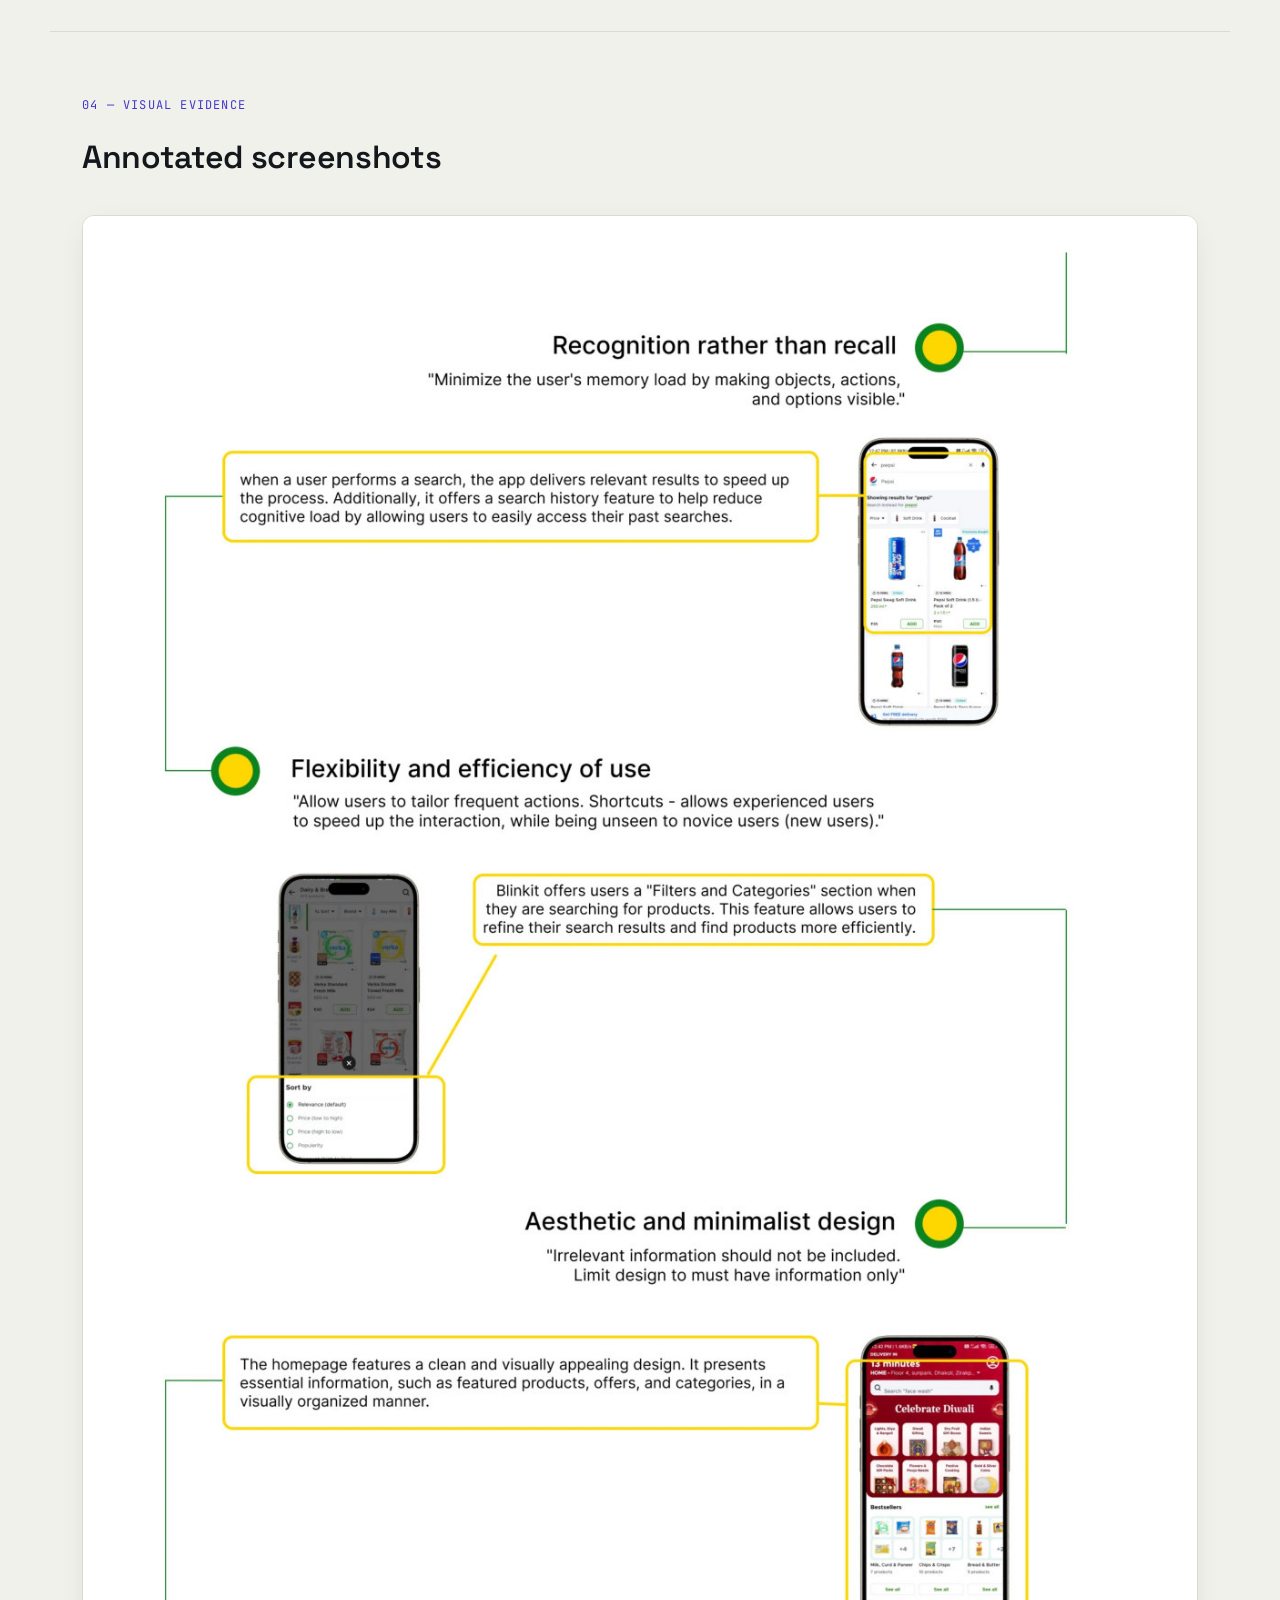
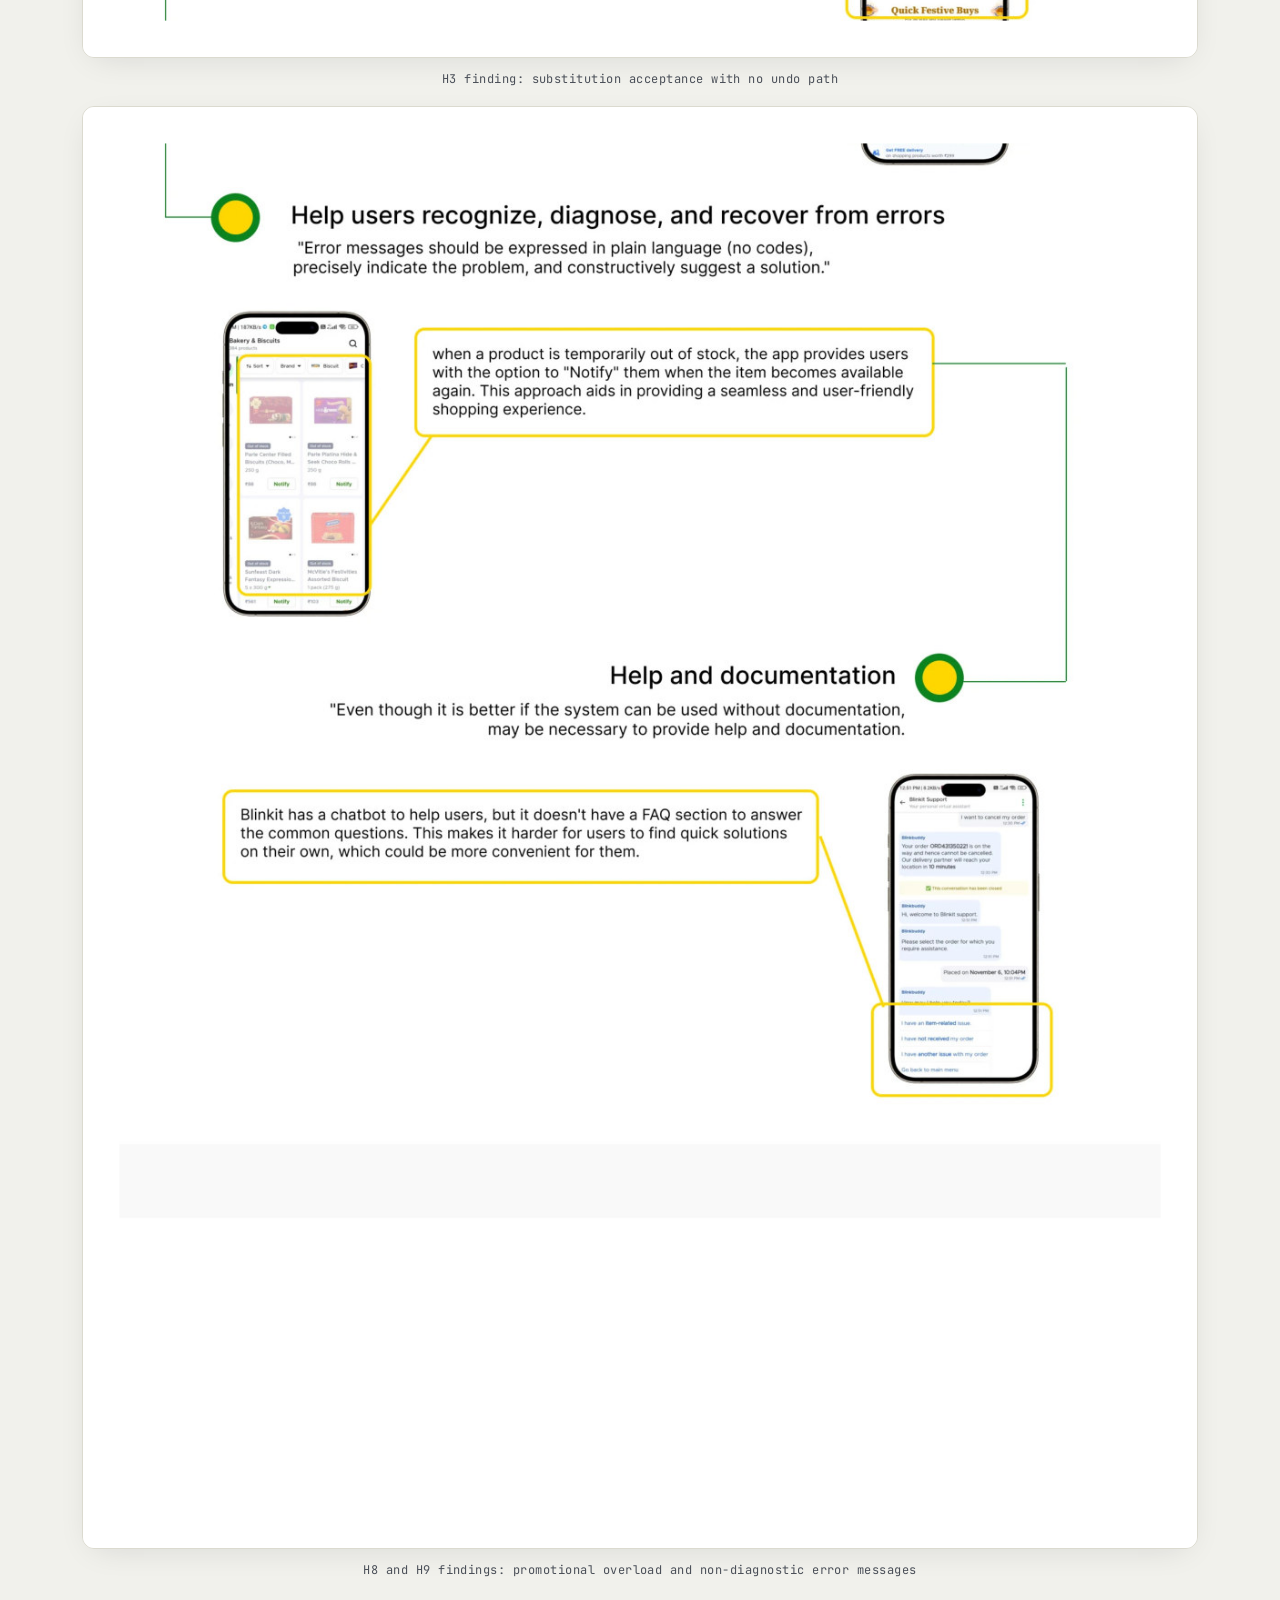
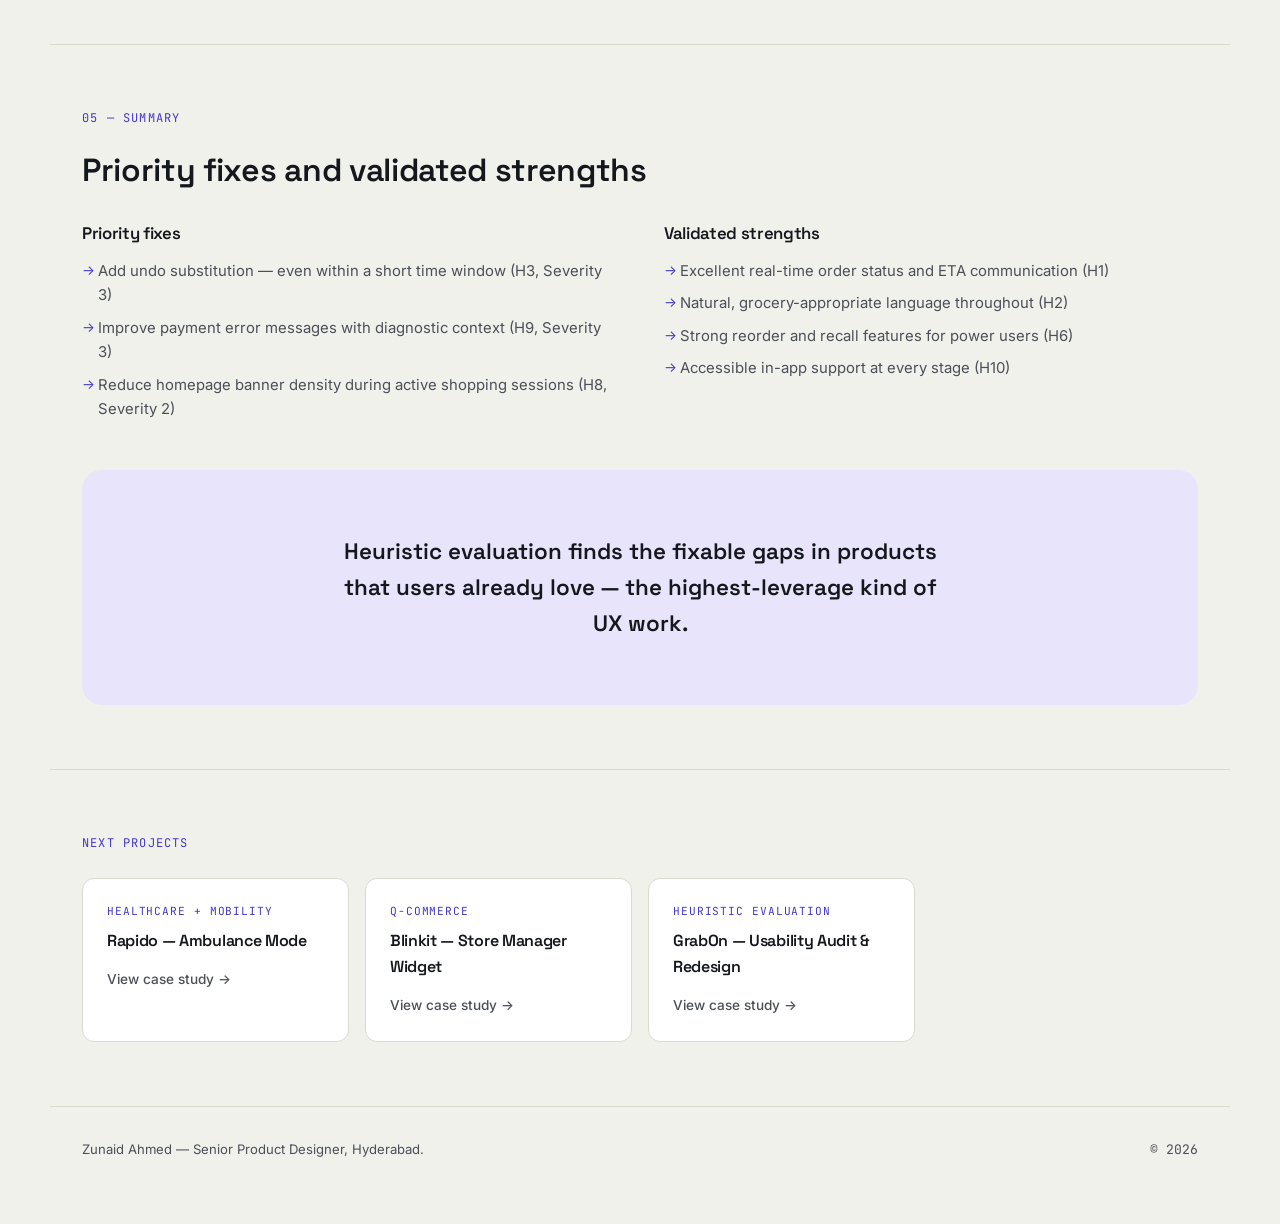
<file: case-studies/blinkit-heuristic-evaluation.html>
<!DOCTYPE html>
<html lang="en">
<head>
<meta charset="UTF-8">
<meta name="viewport" content="width=device-width, initial-scale=1.0">
<title>Blinkit — Usability Audit · Zunaid Ahmed</title>
<meta name="description" content="A full Nielsen 10-heuristic evaluation of the Blinkit app — identifying usability gaps in error messaging, user control, and visual clarity.">
<meta property="og:type" content="article">
<meta property="og:title" content="Blinkit — Usability Audit · Zunaid Ahmed">
<meta property="og:description" content="Full Nielsen 10-heuristic evaluation of the Blinkit app — performance gaps in H3, H8, H9 identified with annotated evidence.">
<meta property="og:image" content="../assets/case-studies/images/blinkit-heuristic-evaluation-thumb-1.jpg">
<meta name="twitter:card" content="summary_large_image">
<meta name="twitter:title" content="Blinkit — Usability Audit · Zunaid Ahmed">
<meta name="twitter:description" content="Full Nielsen 10-heuristic evaluation of the Blinkit app — performance gaps in H3, H8, H9 identified with annotated evidence.">
<meta name="twitter:image" content="../assets/case-studies/images/blinkit-heuristic-evaluation-thumb-1.jpg">
<link rel="preconnect" href="https://fonts.googleapis.com">
<link rel="preconnect" href="https://fonts.gstatic.com" crossorigin>
<link href="https://fonts.googleapis.com/css2?family=Space+Grotesk:wght@400;500;600;700&family=Inter:wght@400;500;600&family=JetBrains+Mono:wght@400;500&display=swap" rel="stylesheet">
<link rel="stylesheet" href="../css/site.css">
<link rel="stylesheet" href="../css/case-study.css">
</head>
<body>

<div class="cursor-dot" aria-hidden="true"></div>
<div class="cursor-ring" aria-hidden="true"></div>
<div class="grain" aria-hidden="true"></div>

<header class="topbar" id="topbar">
  <a href="../" class="brand">ZA<span class="brand-dot">.</span></a>
  <nav class="topnav" aria-label="Primary">
    <a href="../#work">Work</a>
    <a href="../#experience">Experience</a>
    <a href="../#system">Toolkit</a>
    <a href="../#contact">Contact</a>
  </nav>
  <a class="topbar-cta" href="../assets/Zunaid_Ahmed_Resume.pdf" target="_blank" rel="noopener">Résumé ↗</a>
  <button class="nav-toggle" id="navToggle" aria-label="Toggle menu" aria-expanded="false">
    <span></span><span></span><span></span>
  </button>
</header>

<main>

  <!-- HERO -->
  <section class="cs-hero">
    <a href="../" class="cs-back"><span class="cs-back-arrow">←</span> Back to portfolio</a>
    <p class="cs-hero-tag">BLINKIT · HEURISTIC EVALUATION · UX RESEARCH</p>
    <h1 class="cs-hero-title">Blinkit — Usability Audit</h1>
    <p class="cs-hero-lede">
      A systematic evaluation of Blinkit's live app against Nielsen's 10 usability heuristics —
      identifying where a high-performing product has specific, fixable gaps in error messaging,
      user control, and visual clarity, while validating the strength of its core ordering flow.
    </p>
    <div class="cs-meta-row">
      <div class="cs-meta-item">
        <span class="cs-meta-label">TYPE</span>
        <span class="cs-meta-value">Heuristic Evaluation</span>
      </div>
      <div class="cs-meta-item">
        <span class="cs-meta-label">PRODUCT</span>
        <span class="cs-meta-value">Blinkit (live app)</span>
      </div>
      <div class="cs-meta-item">
        <span class="cs-meta-label">FRAMEWORK</span>
        <span class="cs-meta-value">Nielsen's 10 Heuristics</span>
      </div>
      <div class="cs-meta-item">
        <span class="cs-meta-label">HEURISTICS EVALUATED</span>
        <span class="cs-meta-value">All 10</span>
      </div>
      <div class="cs-meta-item">
        <span class="cs-meta-label">DURATION</span>
        <span class="cs-meta-value">3 weeks</span>
      </div>
    </div>
    <a class="cs-pdf-cta" href="../assets/case-studies/blinkit-heuristic-evaluation.pdf" target="_blank" rel="noopener">
      View full PDF ↗
    </a>
    <figure class="cs-img-hero">
      <img src="../assets/case-studies/images/blinkit-heuristic-cover.jpg" alt="Blinkit heuristic evaluation — annotated screenshots showing usability findings across the app">
    </figure>
  </section>

  <!-- 01 OVERVIEW -->
  <section class="cs-section">
    <p class="cs-section-label">01 — OVERVIEW</p>
    <h2 class="cs-section-title">Why evaluate Blinkit?</h2>
    <div class="cs-body">
      <p>
        Blinkit is India's leading quick-commerce app — delivering groceries and essentials in under 10 minutes.
        It's a product that works well by most measures: high repeat usage, strong NPS, fast flows. But no
        high-performing product is free of usability gaps. This evaluation tests that assumption systematically.
      </p>
      <p>
        A heuristic evaluation is expert-driven — not user-tested. It applies a structured framework
        (Nielsen's 10 heuristics) to identify violations that are likely to cause friction, confusion,
        or error — even in a product users love.
      </p>
    </div>
  </section>

  <!-- 02 METHODOLOGY -->
  <section class="cs-section">
    <p class="cs-section-label">02 — METHODOLOGY</p>
    <h2 class="cs-section-title">How the evaluation was conducted</h2>
    <div class="cs-body">
      <p>
        Each of Nielsen's 10 heuristics was evaluated across the full Blinkit app — from onboarding
        and browsing, through cart and checkout, to order tracking and account management. Every finding
        is rated by severity (0 = not a problem, 4 = usability catastrophe) and supported by annotated
        screenshots.
      </p>
    </div>
    <div class="cs-process-steps">
      <div class="cs-step">
        <span class="cs-step-num">01</span>
        <h4>Scope</h4>
        <p>Full app — all flows</p>
      </div>
      <div class="cs-step">
        <span class="cs-step-num">02</span>
        <h4>Framework</h4>
        <p>Nielsen's 10 heuristics</p>
      </div>
      <div class="cs-step">
        <span class="cs-step-num">03</span>
        <h4>Evidence</h4>
        <p>Annotated screenshots</p>
      </div>
      <div class="cs-step">
        <span class="cs-step-num">04</span>
        <h4>Rating</h4>
        <p>0–4 severity scale per finding</p>
      </div>
      <div class="cs-step">
        <span class="cs-step-num">05</span>
        <h4>Summary</h4>
        <p>Priority fixes + validated strengths</p>
      </div>
    </div>
  </section>

  <!-- 03 FINDINGS -->
  <section class="cs-section">
    <p class="cs-section-label">03 — FINDINGS</p>
    <h2 class="cs-section-title">Where Blinkit underperforms</h2>
    <div class="cs-heuristic-list">
      <div class="cs-heuristic-item">
        <span class="cs-heuristic-num">H1 — PASS</span>
        <div>
          <h4>Visibility of System Status</h4>
          <p>Strong. Order status, delivery ETA, and packing progress are clearly communicated throughout the flow. The real-time countdown timer is an excellent implementation.</p>
        </div>
      </div>
      <div class="cs-heuristic-item">
        <span class="cs-heuristic-num">H2 — PASS</span>
        <div>
          <h4>Match Between System and Real World</h4>
          <p>Language is clear and natural. Product names, categories, and action labels match the mental model of a grocery shopper. No significant violations found.</p>
        </div>
      </div>
      <div class="cs-heuristic-item">
        <span class="cs-heuristic-num">H3 — GAP · SEVERITY 3</span>
        <div>
          <h4>User Control and Freedom</h4>
          <p>Once a substitution is accepted, it cannot be reversed without cancelling the entire order. The lack of a "undo substitution" path forces users into an all-or-nothing decision — a significant control gap in a time-pressured flow.</p>
        </div>
      </div>
      <div class="cs-heuristic-item">
        <span class="cs-heuristic-num">H4 — PASS</span>
        <div>
          <h4>Consistency and Standards</h4>
          <p>The interface follows standard mobile patterns consistently. Add/remove buttons, cart interactions, and navigation are predictable across sections.</p>
        </div>
      </div>
      <div class="cs-heuristic-item">
        <span class="cs-heuristic-num">H5 — PASS</span>
        <div>
          <h4>Error Prevention</h4>
          <p>Cart errors are handled well — duplicate additions are handled gracefully, and minimum order value warnings appear before checkout.</p>
        </div>
      </div>
      <div class="cs-heuristic-item">
        <span class="cs-heuristic-num">H6 — PASS</span>
        <div>
          <h4>Recognition Over Recall</h4>
          <p>Past orders, recent searches, and order history are prominently accessible. Users don't need to remember product names to reorder.</p>
        </div>
      </div>
      <div class="cs-heuristic-item">
        <span class="cs-heuristic-num">H7 — PASS</span>
        <div>
          <h4>Flexibility and Efficiency of Use</h4>
          <p>Reorder shortcuts, quick-add from product lists, and schedule delivery serve both new and power users effectively.</p>
        </div>
      </div>
      <div class="cs-heuristic-item">
        <span class="cs-heuristic-num">H8 — GAP · SEVERITY 2</span>
        <div>
          <h4>Aesthetic and Minimalist Design</h4>
          <p>The promotional banner layer (3–5 banners on the home screen) competes for attention with the product search and browsing flow. During active shopping tasks, the promotional density creates visual noise that slows users down.</p>
        </div>
      </div>
      <div class="cs-heuristic-item">
        <span class="cs-heuristic-num">H9 — GAP · SEVERITY 3</span>
        <div>
          <h4>Help Users Recognise, Diagnose, and Recover from Errors</h4>
          <p>Payment failure messages say "Payment failed. Try again." with no diagnostic information — no indication of whether the issue is with the card, the network, or Blinkit's system. Users are left guessing what to fix.</p>
        </div>
      </div>
      <div class="cs-heuristic-item">
        <span class="cs-heuristic-num">H10 — PASS</span>
        <div>
          <h4>Help and Documentation</h4>
          <p>In-app chat support is accessible throughout the order flow. FAQ content is appropriately placed and written in plain language.</p>
        </div>
      </div>
    </div>
  </section>

  <!-- 04 VISUAL EVIDENCE -->
  <section class="cs-section">
    <p class="cs-section-label">04 — VISUAL EVIDENCE</p>
    <h2 class="cs-section-title">Annotated screenshots</h2>
    <div class="cs-img-block">
      <img src="../assets/case-studies/images/blinkit-heuristic-eval.jpg" alt="Annotated screenshots showing H3 substitution gap — no undo path after accepting a product substitution">
    </div>
    <p class="cs-img-caption">H3 finding: substitution acceptance with no undo path</p>
    <div class="cs-img-block" style="margin-top: var(--space-4);">
      <img src="../assets/case-studies/images/blinkit-heuristic-eval2.jpg" alt="Annotated screenshots showing H8 and H9 findings — promotional banner density and vague payment failure messages">
    </div>
    <p class="cs-img-caption">H8 and H9 findings: promotional overload and non-diagnostic error messages</p>
  </section>

  <!-- 05 SUMMARY -->
  <section class="cs-section">
    <p class="cs-section-label">05 — SUMMARY</p>
    <h2 class="cs-section-title">Priority fixes and validated strengths</h2>
    <div class="cs-two-col">
      <div class="cs-col">
        <h4>Priority fixes</h4>
        <ul>
          <li>Add undo substitution — even within a short time window (H3, Severity 3)</li>
          <li>Improve payment error messages with diagnostic context (H9, Severity 3)</li>
          <li>Reduce homepage banner density during active shopping sessions (H8, Severity 2)</li>
        </ul>
      </div>
      <div class="cs-col">
        <h4>Validated strengths</h4>
        <ul>
          <li>Excellent real-time order status and ETA communication (H1)</li>
          <li>Natural, grocery-appropriate language throughout (H2)</li>
          <li>Strong reorder and recall features for power users (H6)</li>
          <li>Accessible in-app support at every stage (H10)</li>
        </ul>
      </div>
    </div>
    <div class="cs-closing" style="margin-top: var(--space-7);">
      <p>Heuristic evaluation finds the fixable gaps in products that users already love — the highest-leverage kind of UX work.</p>
    </div>
  </section>

</main>

<nav class="cs-next" aria-label="More case studies">
  <p class="cs-next-title">NEXT PROJECTS</p>
  <div class="cs-next-grid">
    <a href="rapido-ambulance-mode.html" class="cs-next-card">
      <p class="cs-next-card-tag">HEALTHCARE + MOBILITY</p>
      <h4>Rapido — Ambulance Mode</h4>
      <span class="cs-next-card-link">View case study →</span>
    </a>
    <a href="blinkit-store-manager-widget.html" class="cs-next-card">
      <p class="cs-next-card-tag">Q-COMMERCE</p>
      <h4>Blinkit — Store Manager Widget</h4>
      <span class="cs-next-card-link">View case study →</span>
    </a>
    <a href="grabon-heuristic-evaluation.html" class="cs-next-card">
      <p class="cs-next-card-tag">HEURISTIC EVALUATION</p>
      <h4>GrabOn — Usability Audit &amp; Redesign</h4>
      <span class="cs-next-card-link">View case study →</span>
    </a>
  </div>
</nav>

<footer class="site-footer">
  <p>Zunaid Ahmed — Senior Product Designer, Hyderabad.</p>
  <p class="mono">© <span id="year"></span></p>
</footer>

<button class="back-to-top" id="backToTop" aria-label="Back to top">↑</button>
<script src="../js/site.js"></script>
</body>
</html>
</file>
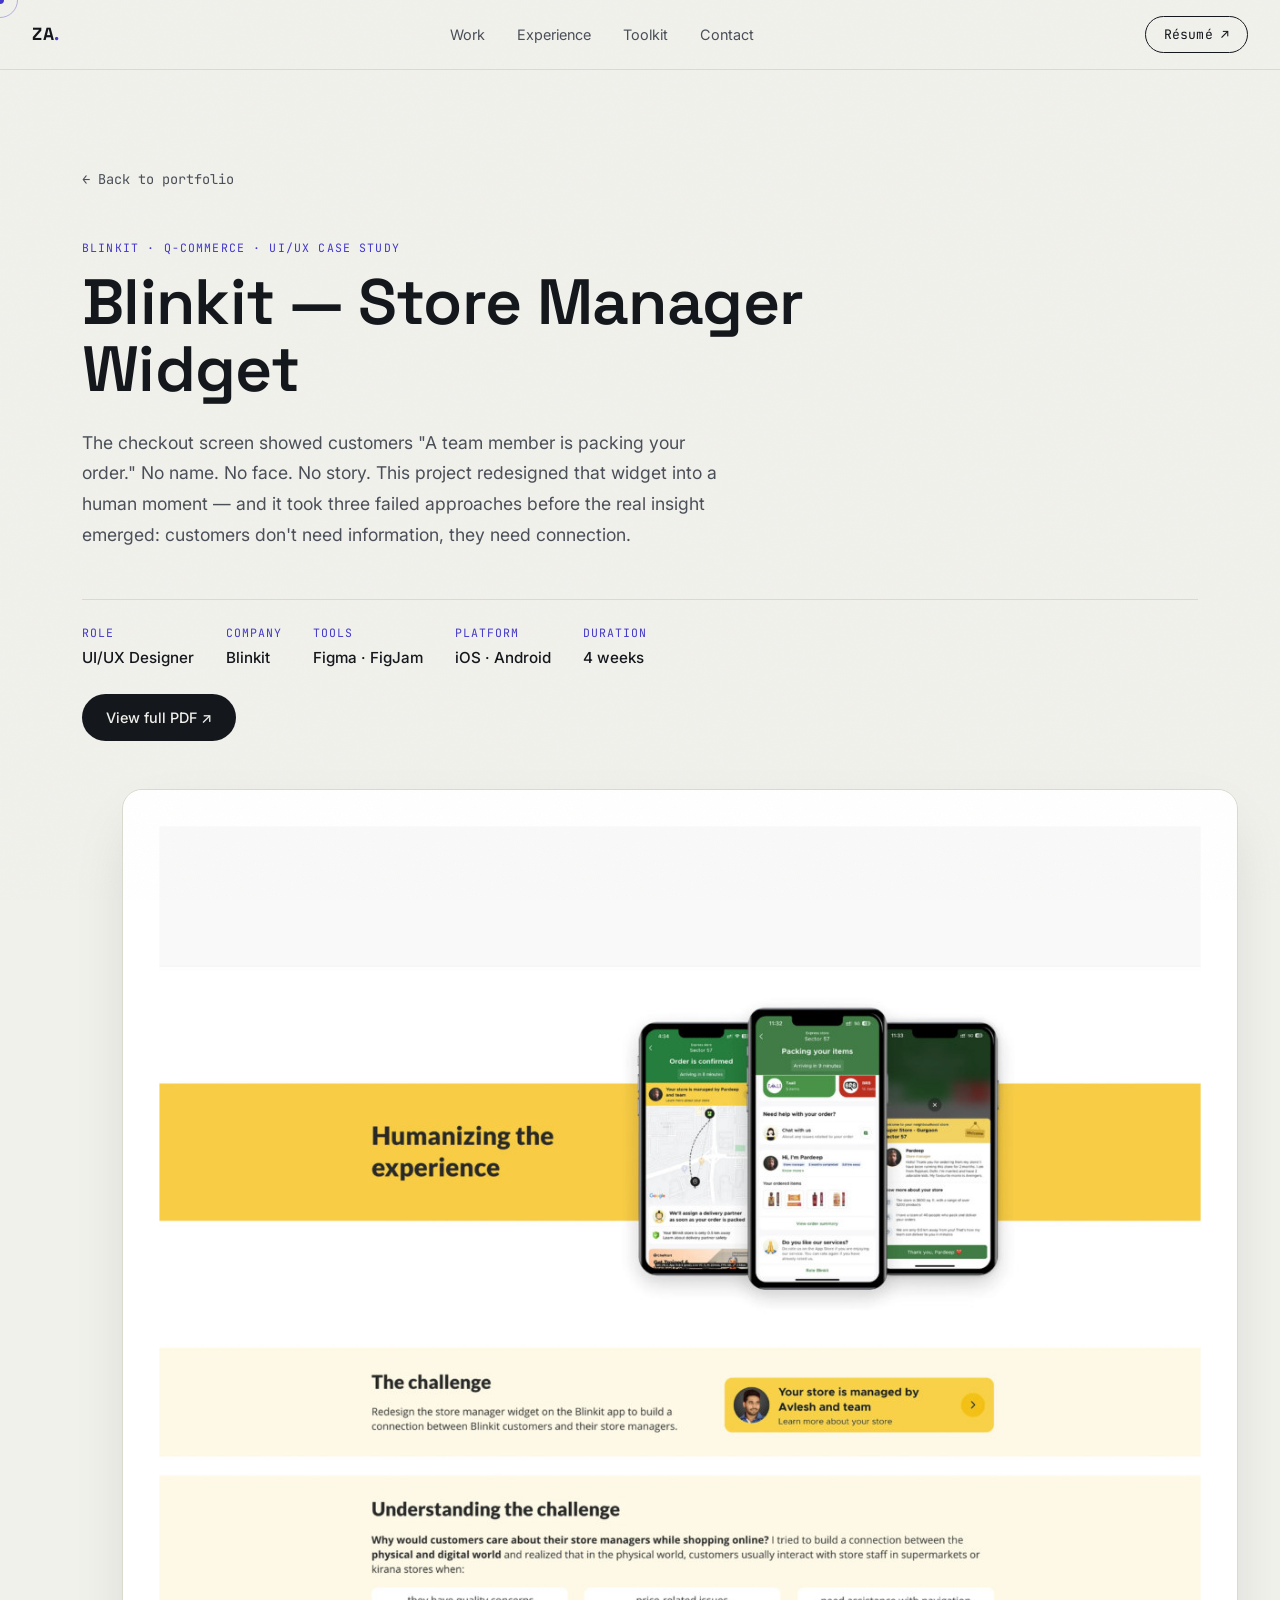
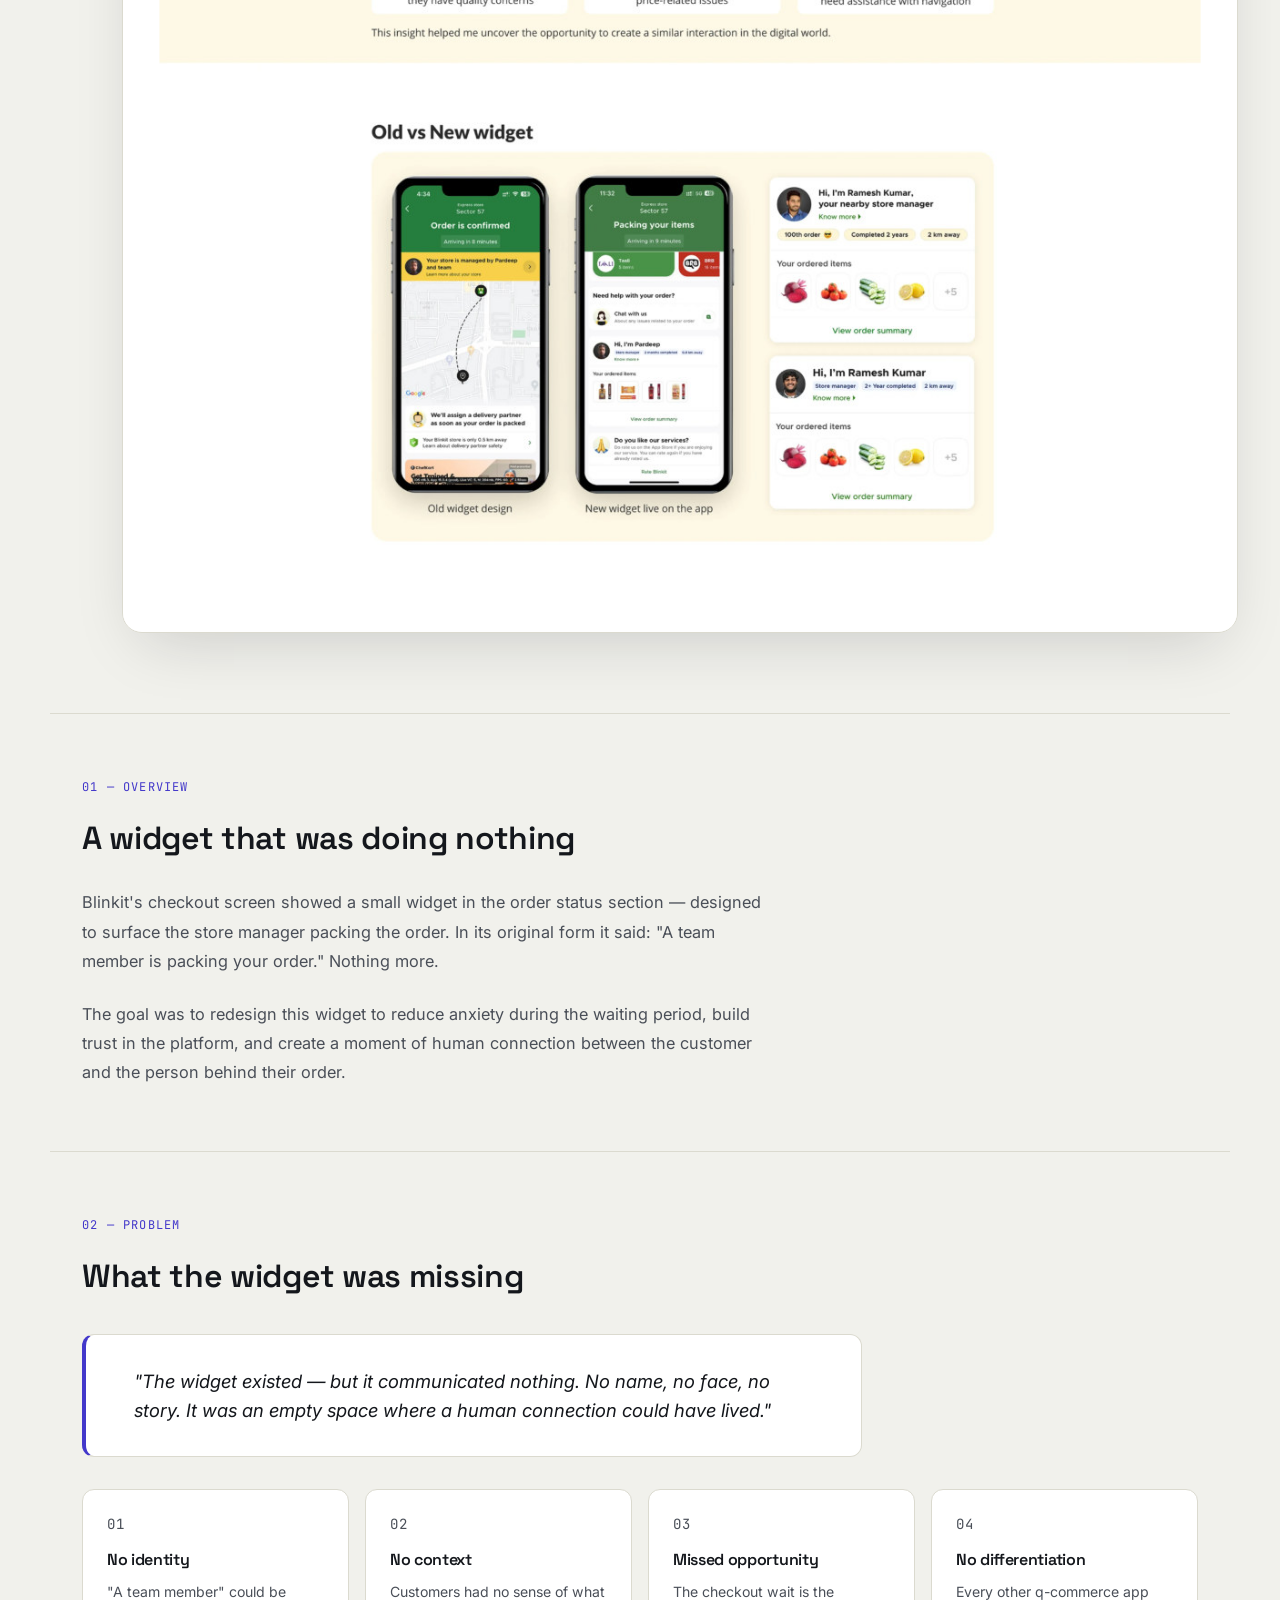
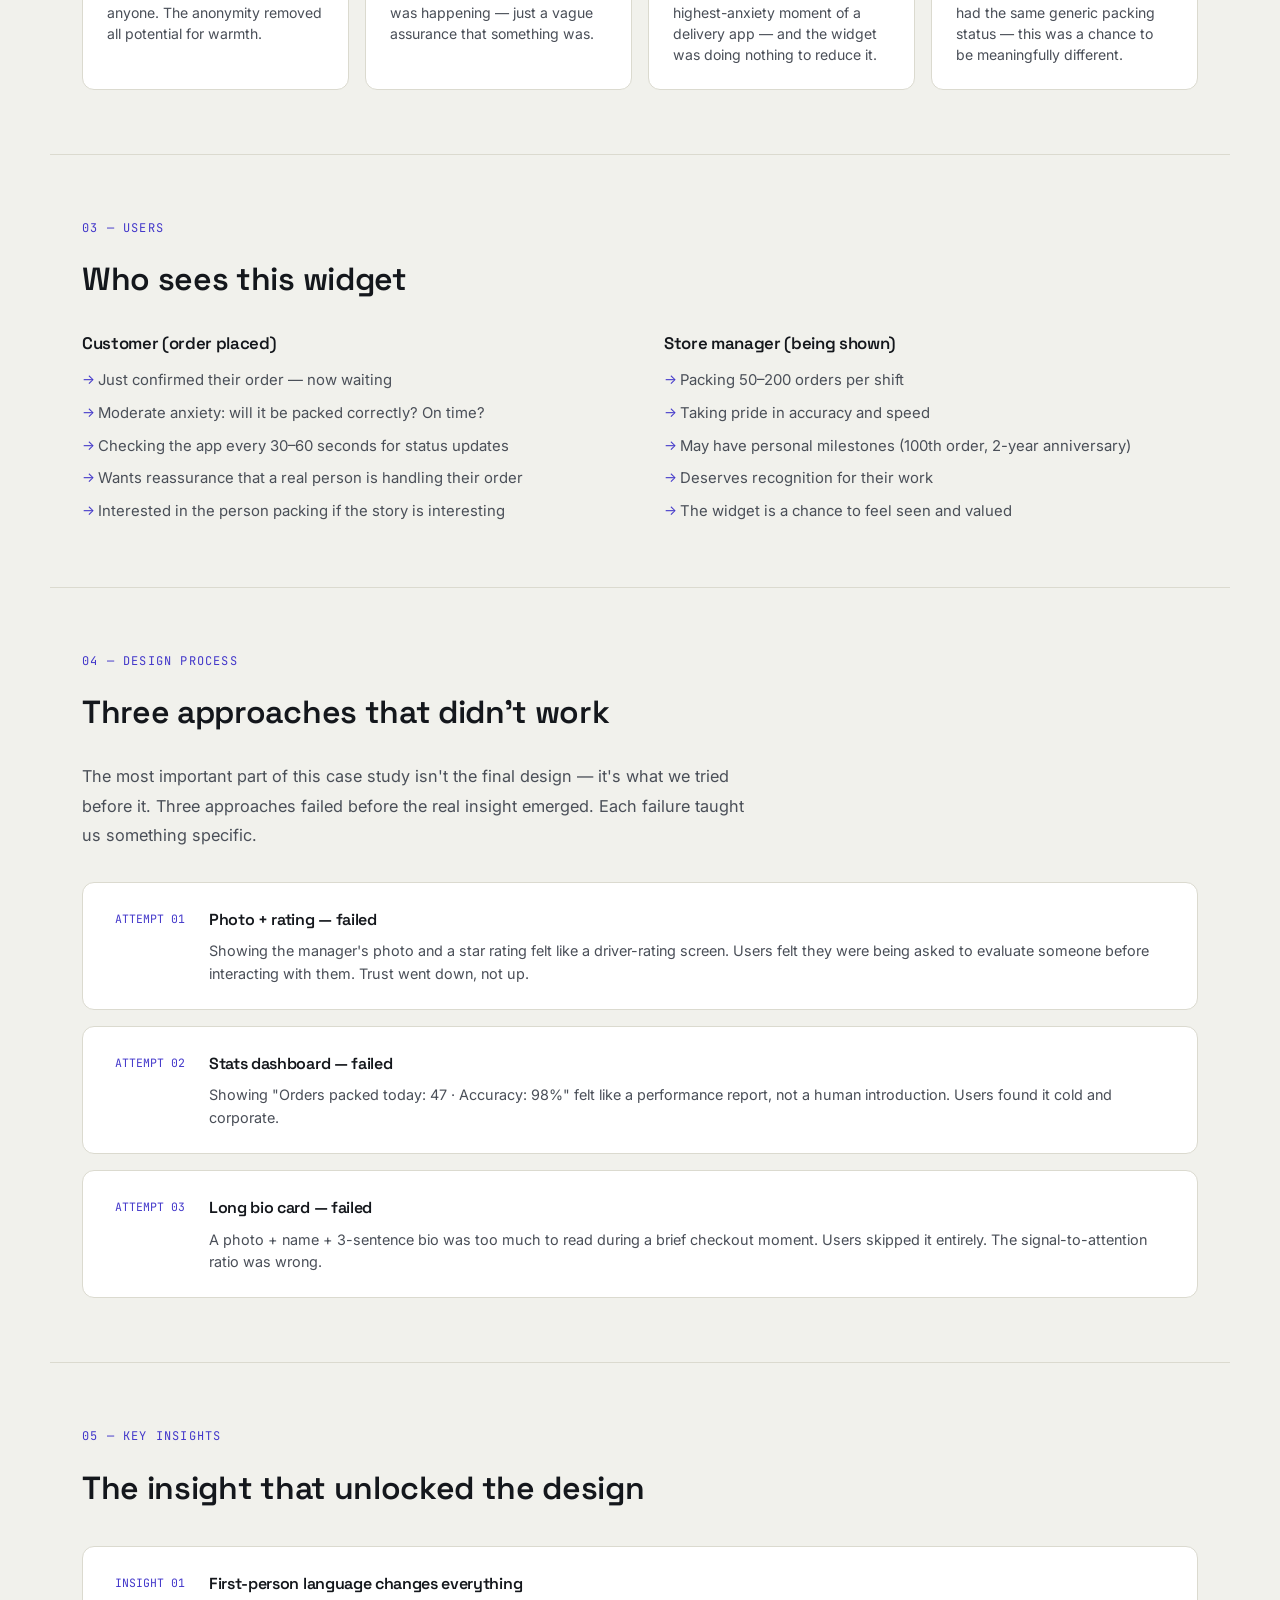
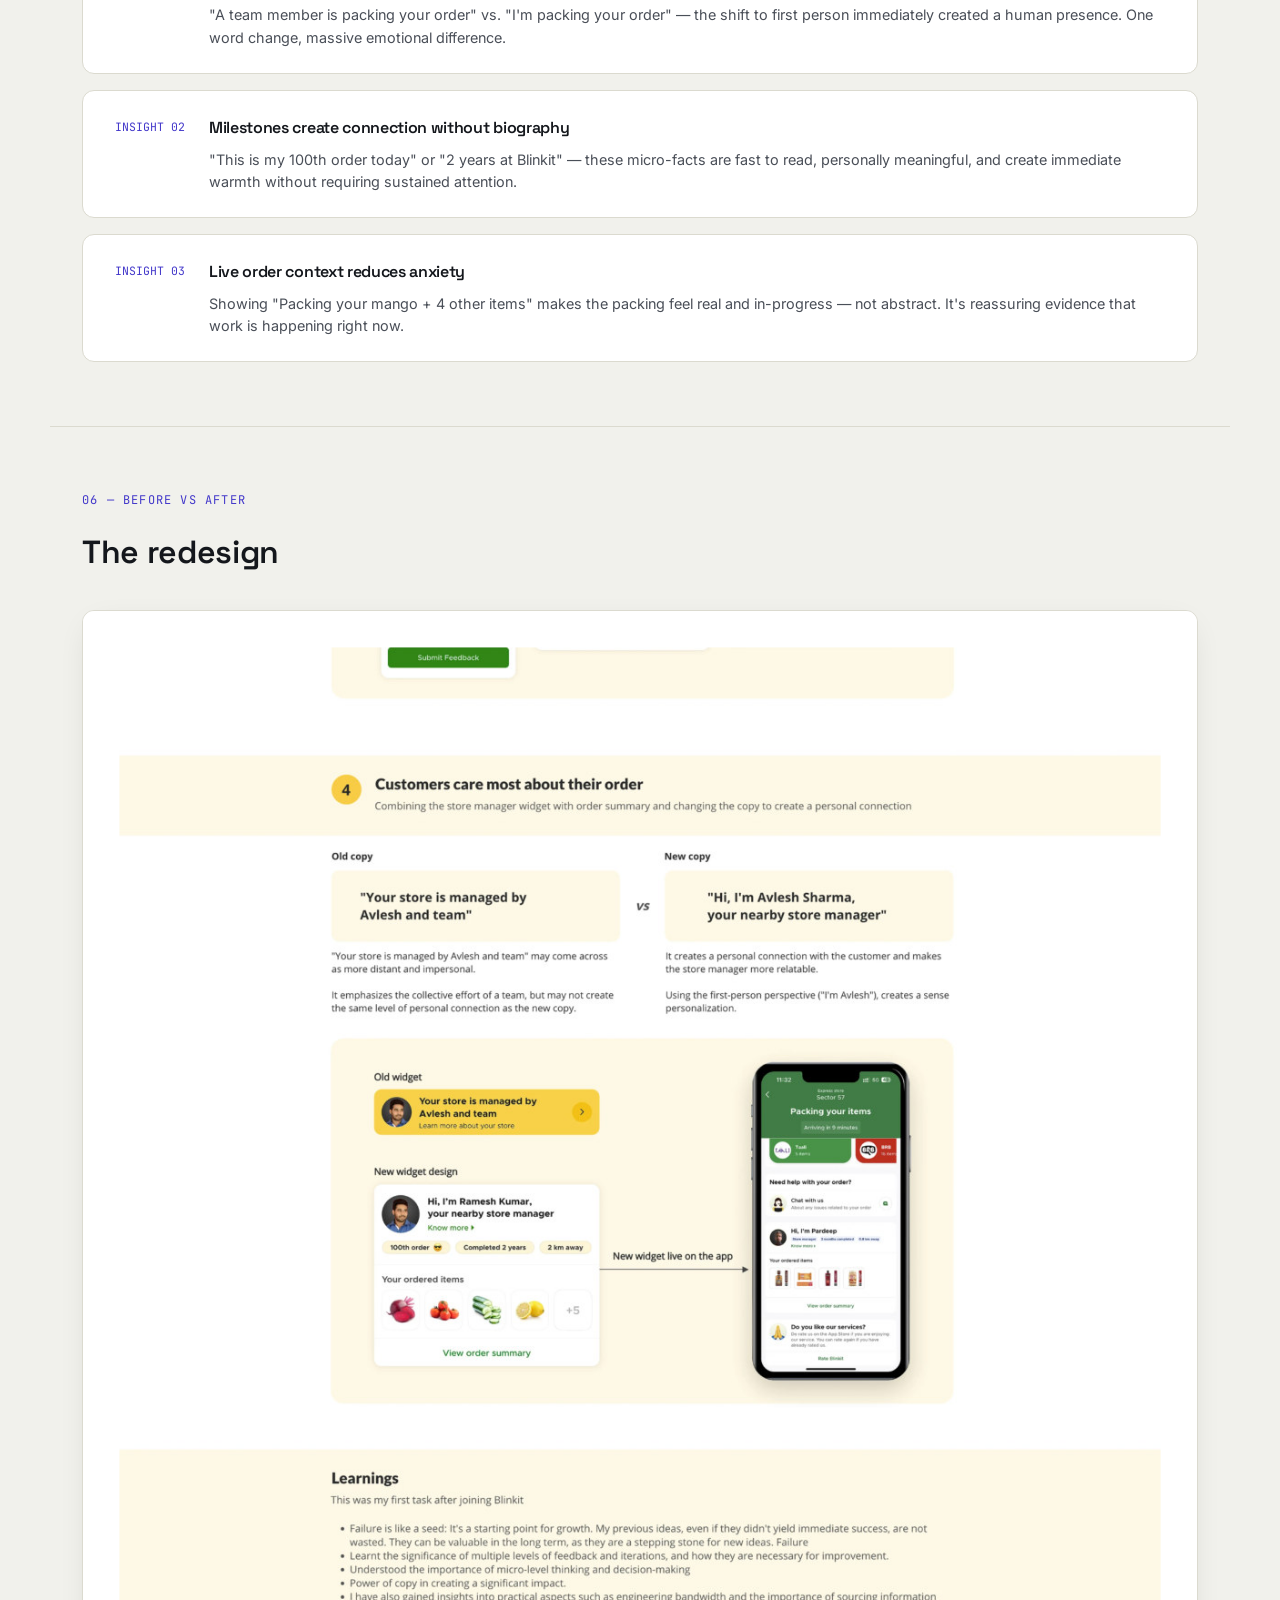
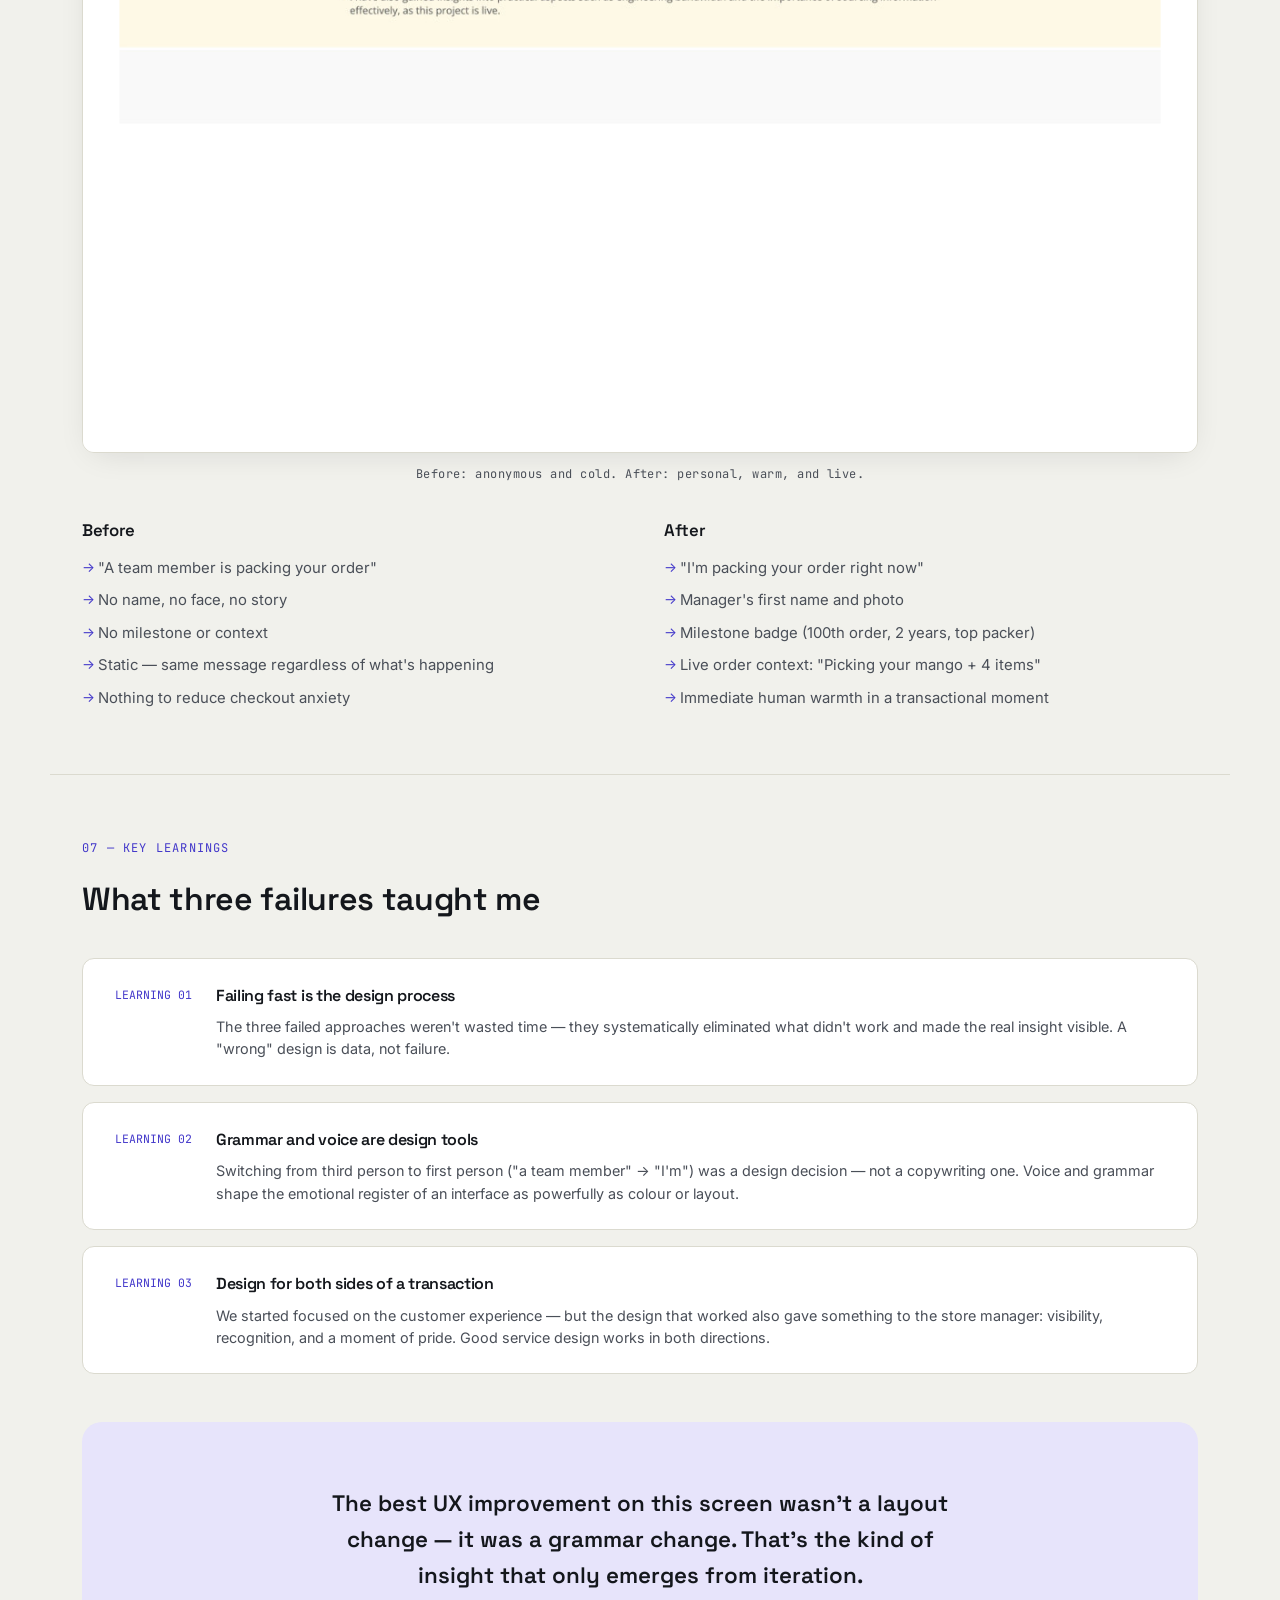
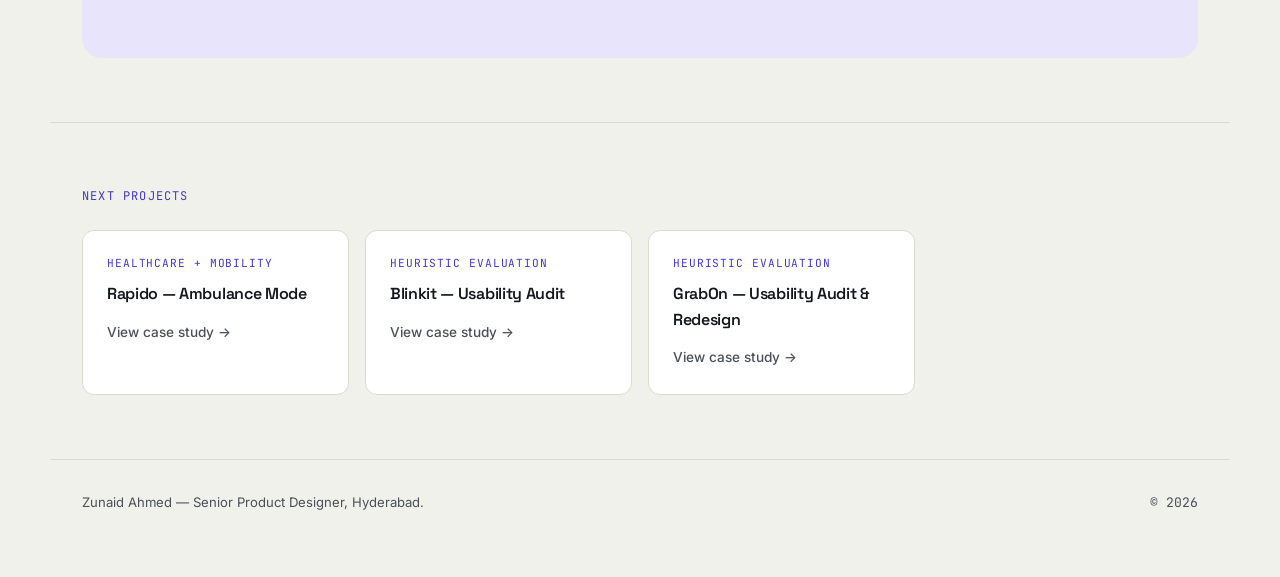
<file: case-studies/blinkit-store-manager-widget.html>
<!DOCTYPE html>
<html lang="en">
<head>
<meta charset="UTF-8">
<meta name="viewport" content="width=device-width, initial-scale=1.0">
<title>Blinkit — Store Manager Widget · Zunaid Ahmed</title>
<meta name="description" content="Redesigning Blinkit's store-manager widget to humanise a transactional checkout screen — three failed approaches, one real insight, and a design that worked.">
<meta property="og:type" content="article">
<meta property="og:title" content="Blinkit — Store Manager Widget · Zunaid Ahmed">
<meta property="og:description" content="From impersonal checkout widget to a human moment — personal copy, milestone recognition, live order context.">
<meta property="og:image" content="../assets/case-studies/images/blinkit-store-manager-widget-thumb-1.jpg">
<meta name="twitter:card" content="summary_large_image">
<meta name="twitter:title" content="Blinkit — Store Manager Widget · Zunaid Ahmed">
<meta name="twitter:description" content="From impersonal checkout widget to a human moment — personal copy, milestone recognition, live order context.">
<meta name="twitter:image" content="../assets/case-studies/images/blinkit-store-manager-widget-thumb-1.jpg">
<link rel="preconnect" href="https://fonts.googleapis.com">
<link rel="preconnect" href="https://fonts.gstatic.com" crossorigin>
<link href="https://fonts.googleapis.com/css2?family=Space+Grotesk:wght@400;500;600;700&family=Inter:wght@400;500;600&family=JetBrains+Mono:wght@400;500&display=swap" rel="stylesheet">
<link rel="stylesheet" href="../css/site.css">
<link rel="stylesheet" href="../css/case-study.css">
</head>
<body>

<div class="cursor-dot" aria-hidden="true"></div>
<div class="cursor-ring" aria-hidden="true"></div>
<div class="grain" aria-hidden="true"></div>

<header class="topbar" id="topbar">
  <a href="../" class="brand">ZA<span class="brand-dot">.</span></a>
  <nav class="topnav" aria-label="Primary">
    <a href="../#work">Work</a>
    <a href="../#experience">Experience</a>
    <a href="../#system">Toolkit</a>
    <a href="../#contact">Contact</a>
  </nav>
  <a class="topbar-cta" href="../assets/Zunaid_Ahmed_Resume.pdf" target="_blank" rel="noopener">Résumé ↗</a>
  <button class="nav-toggle" id="navToggle" aria-label="Toggle menu" aria-expanded="false">
    <span></span><span></span><span></span>
  </button>
</header>

<main>

  <!-- HERO -->
  <section class="cs-hero">
    <a href="../" class="cs-back"><span class="cs-back-arrow">←</span> Back to portfolio</a>
    <p class="cs-hero-tag">BLINKIT · Q-COMMERCE · UI/UX CASE STUDY</p>
    <h1 class="cs-hero-title">Blinkit — Store Manager Widget</h1>
    <p class="cs-hero-lede">
      The checkout screen showed customers "A team member is packing your order." No name. No face. No
      story. This project redesigned that widget into a human moment — and it took three failed approaches
      before the real insight emerged: customers don't need information, they need connection.
    </p>
    <div class="cs-meta-row">
      <div class="cs-meta-item">
        <span class="cs-meta-label">ROLE</span>
        <span class="cs-meta-value">UI/UX Designer</span>
      </div>
      <div class="cs-meta-item">
        <span class="cs-meta-label">COMPANY</span>
        <span class="cs-meta-value">Blinkit</span>
      </div>
      <div class="cs-meta-item">
        <span class="cs-meta-label">TOOLS</span>
        <span class="cs-meta-value">Figma · FigJam</span>
      </div>
      <div class="cs-meta-item">
        <span class="cs-meta-label">PLATFORM</span>
        <span class="cs-meta-value">iOS · Android</span>
      </div>
      <div class="cs-meta-item">
        <span class="cs-meta-label">DURATION</span>
        <span class="cs-meta-value">4 weeks</span>
      </div>
    </div>
    <a class="cs-pdf-cta" href="../assets/case-studies/blinkit-store-manager-widget.pdf" target="_blank" rel="noopener">
      View full PDF ↗
    </a>
    <figure class="cs-img-hero">
      <img src="../assets/case-studies/images/blinkit-widget-cover.jpg" alt="Blinkit Store Manager Widget — before and after showing the humanised design">
    </figure>
  </section>

  <!-- 01 OVERVIEW -->
  <section class="cs-section">
    <p class="cs-section-label">01 — OVERVIEW</p>
    <h2 class="cs-section-title">A widget that was doing nothing</h2>
    <div class="cs-body">
      <p>
        Blinkit's checkout screen showed a small widget in the order status section — designed to
        surface the store manager packing the order. In its original form it said: "A team member
        is packing your order." Nothing more.
      </p>
      <p>
        The goal was to redesign this widget to reduce anxiety during the waiting period, build
        trust in the platform, and create a moment of human connection between the customer and
        the person behind their order.
      </p>
    </div>
  </section>

  <!-- 02 PROBLEM -->
  <section class="cs-section">
    <p class="cs-section-label">02 — PROBLEM</p>
    <h2 class="cs-section-title">What the widget was missing</h2>
    <div class="cs-problem-quote">
      <p>"The widget existed — but it communicated nothing. No name, no face, no story. It was an
      empty space where a human connection could have lived."</p>
    </div>
    <div class="cs-card-grid">
      <div class="cs-card">
        <p class="cs-card-num">01</p>
        <h4>No identity</h4>
        <p>"A team member" could be anyone. The anonymity removed all potential for warmth.</p>
      </div>
      <div class="cs-card">
        <p class="cs-card-num">02</p>
        <h4>No context</h4>
        <p>Customers had no sense of what was happening — just a vague assurance that something was.</p>
      </div>
      <div class="cs-card">
        <p class="cs-card-num">03</p>
        <h4>Missed opportunity</h4>
        <p>The checkout wait is the highest-anxiety moment of a delivery app — and the widget was doing nothing to reduce it.</p>
      </div>
      <div class="cs-card">
        <p class="cs-card-num">04</p>
        <h4>No differentiation</h4>
        <p>Every other q-commerce app had the same generic packing status — this was a chance to be meaningfully different.</p>
      </div>
    </div>
  </section>

  <!-- 03 USERS -->
  <section class="cs-section">
    <p class="cs-section-label">03 — USERS</p>
    <h2 class="cs-section-title">Who sees this widget</h2>
    <div class="cs-two-col">
      <div class="cs-col">
        <h4>Customer (order placed)</h4>
        <ul>
          <li>Just confirmed their order — now waiting</li>
          <li>Moderate anxiety: will it be packed correctly? On time?</li>
          <li>Checking the app every 30–60 seconds for status updates</li>
          <li>Wants reassurance that a real person is handling their order</li>
          <li>Interested in the person packing if the story is interesting</li>
        </ul>
      </div>
      <div class="cs-col">
        <h4>Store manager (being shown)</h4>
        <ul>
          <li>Packing 50–200 orders per shift</li>
          <li>Taking pride in accuracy and speed</li>
          <li>May have personal milestones (100th order, 2-year anniversary)</li>
          <li>Deserves recognition for their work</li>
          <li>The widget is a chance to feel seen and valued</li>
        </ul>
      </div>
    </div>
  </section>

  <!-- 04 DESIGN PROCESS — three failed approaches -->
  <section class="cs-section">
    <p class="cs-section-label">04 — DESIGN PROCESS</p>
    <h2 class="cs-section-title">Three approaches that didn't work</h2>
    <div class="cs-body">
      <p>
        The most important part of this case study isn't the final design — it's what we tried before it.
        Three approaches failed before the real insight emerged. Each failure taught us something specific.
      </p>
    </div>
    <div class="cs-heuristic-list">
      <div class="cs-heuristic-item">
        <span class="cs-heuristic-num">ATTEMPT 01</span>
        <div>
          <h4>Photo + rating — failed</h4>
          <p>Showing the manager's photo and a star rating felt like a driver-rating screen. Users felt they were being asked to evaluate someone before interacting with them. Trust went down, not up.</p>
        </div>
      </div>
      <div class="cs-heuristic-item">
        <span class="cs-heuristic-num">ATTEMPT 02</span>
        <div>
          <h4>Stats dashboard — failed</h4>
          <p>Showing "Orders packed today: 47 · Accuracy: 98%" felt like a performance report, not a human introduction. Users found it cold and corporate.</p>
        </div>
      </div>
      <div class="cs-heuristic-item">
        <span class="cs-heuristic-num">ATTEMPT 03</span>
        <div>
          <h4>Long bio card — failed</h4>
          <p>A photo + name + 3-sentence bio was too much to read during a brief checkout moment. Users skipped it entirely. The signal-to-attention ratio was wrong.</p>
        </div>
      </div>
    </div>
  </section>

  <!-- 05 KEY INSIGHTS -->
  <section class="cs-section">
    <p class="cs-section-label">05 — KEY INSIGHTS</p>
    <h2 class="cs-section-title">The insight that unlocked the design</h2>
    <div class="cs-heuristic-list">
      <div class="cs-heuristic-item">
        <span class="cs-heuristic-num">INSIGHT 01</span>
        <div>
          <h4>First-person language changes everything</h4>
          <p>"A team member is packing your order" vs. "I'm packing your order" — the shift to first person immediately created a human presence. One word change, massive emotional difference.</p>
        </div>
      </div>
      <div class="cs-heuristic-item">
        <span class="cs-heuristic-num">INSIGHT 02</span>
        <div>
          <h4>Milestones create connection without biography</h4>
          <p>"This is my 100th order today" or "2 years at Blinkit" — these micro-facts are fast to read, personally meaningful, and create immediate warmth without requiring sustained attention.</p>
        </div>
      </div>
      <div class="cs-heuristic-item">
        <span class="cs-heuristic-num">INSIGHT 03</span>
        <div>
          <h4>Live order context reduces anxiety</h4>
          <p>Showing "Packing your mango + 4 other items" makes the packing feel real and in-progress — not abstract. It's reassuring evidence that work is happening right now.</p>
        </div>
      </div>
    </div>
  </section>

  <!-- 06 BEFORE VS AFTER -->
  <section class="cs-section">
    <p class="cs-section-label">06 — BEFORE VS AFTER</p>
    <h2 class="cs-section-title">The redesign</h2>
    <div class="cs-img-block">
      <img src="../assets/case-studies/images/blinkit-widget-result.jpg" alt="Before and after comparison — generic 'team member' widget vs. personalised 'I'm packing your order' design with milestone badge">
    </div>
    <p class="cs-img-caption">Before: anonymous and cold. After: personal, warm, and live.</p>
    <div class="cs-two-col" style="margin-top: var(--space-6);">
      <div class="cs-col">
        <h4>Before</h4>
        <ul>
          <li>"A team member is packing your order"</li>
          <li>No name, no face, no story</li>
          <li>No milestone or context</li>
          <li>Static — same message regardless of what's happening</li>
          <li>Nothing to reduce checkout anxiety</li>
        </ul>
      </div>
      <div class="cs-col">
        <h4>After</h4>
        <ul>
          <li>"I'm packing your order right now"</li>
          <li>Manager's first name and photo</li>
          <li>Milestone badge (100th order, 2 years, top packer)</li>
          <li>Live order context: "Picking your mango + 4 items"</li>
          <li>Immediate human warmth in a transactional moment</li>
        </ul>
      </div>
    </div>
  </section>

  <!-- 07 KEY LEARNINGS -->
  <section class="cs-section">
    <p class="cs-section-label">07 — KEY LEARNINGS</p>
    <h2 class="cs-section-title">What three failures taught me</h2>
    <div class="cs-heuristic-list">
      <div class="cs-heuristic-item">
        <span class="cs-heuristic-num">LEARNING 01</span>
        <div>
          <h4>Failing fast is the design process</h4>
          <p>The three failed approaches weren't wasted time — they systematically eliminated what didn't work and made the real insight visible. A "wrong" design is data, not failure.</p>
        </div>
      </div>
      <div class="cs-heuristic-item">
        <span class="cs-heuristic-num">LEARNING 02</span>
        <div>
          <h4>Grammar and voice are design tools</h4>
          <p>Switching from third person to first person ("a team member" → "I'm") was a design decision — not a copywriting one. Voice and grammar shape the emotional register of an interface as powerfully as colour or layout.</p>
        </div>
      </div>
      <div class="cs-heuristic-item">
        <span class="cs-heuristic-num">LEARNING 03</span>
        <div>
          <h4>Design for both sides of a transaction</h4>
          <p>We started focused on the customer experience — but the design that worked also gave something to the store manager: visibility, recognition, and a moment of pride. Good service design works in both directions.</p>
        </div>
      </div>
    </div>
    <div class="cs-closing" style="margin-top: var(--space-7);">
      <p>The best UX improvement on this screen wasn't a layout change — it was a grammar change. That's the kind of insight that only emerges from iteration.</p>
    </div>
  </section>

</main>

<nav class="cs-next" aria-label="More case studies">
  <p class="cs-next-title">NEXT PROJECTS</p>
  <div class="cs-next-grid">
    <a href="rapido-ambulance-mode.html" class="cs-next-card">
      <p class="cs-next-card-tag">HEALTHCARE + MOBILITY</p>
      <h4>Rapido — Ambulance Mode</h4>
      <span class="cs-next-card-link">View case study →</span>
    </a>
    <a href="blinkit-heuristic-evaluation.html" class="cs-next-card">
      <p class="cs-next-card-tag">HEURISTIC EVALUATION</p>
      <h4>Blinkit — Usability Audit</h4>
      <span class="cs-next-card-link">View case study →</span>
    </a>
    <a href="grabon-heuristic-evaluation.html" class="cs-next-card">
      <p class="cs-next-card-tag">HEURISTIC EVALUATION</p>
      <h4>GrabOn — Usability Audit &amp; Redesign</h4>
      <span class="cs-next-card-link">View case study →</span>
    </a>
  </div>
</nav>

<footer class="site-footer">
  <p>Zunaid Ahmed — Senior Product Designer, Hyderabad.</p>
  <p class="mono">© <span id="year"></span></p>
</footer>

<button class="back-to-top" id="backToTop" aria-label="Back to top">↑</button>
<script src="../js/site.js"></script>
</body>
</html>
</file>
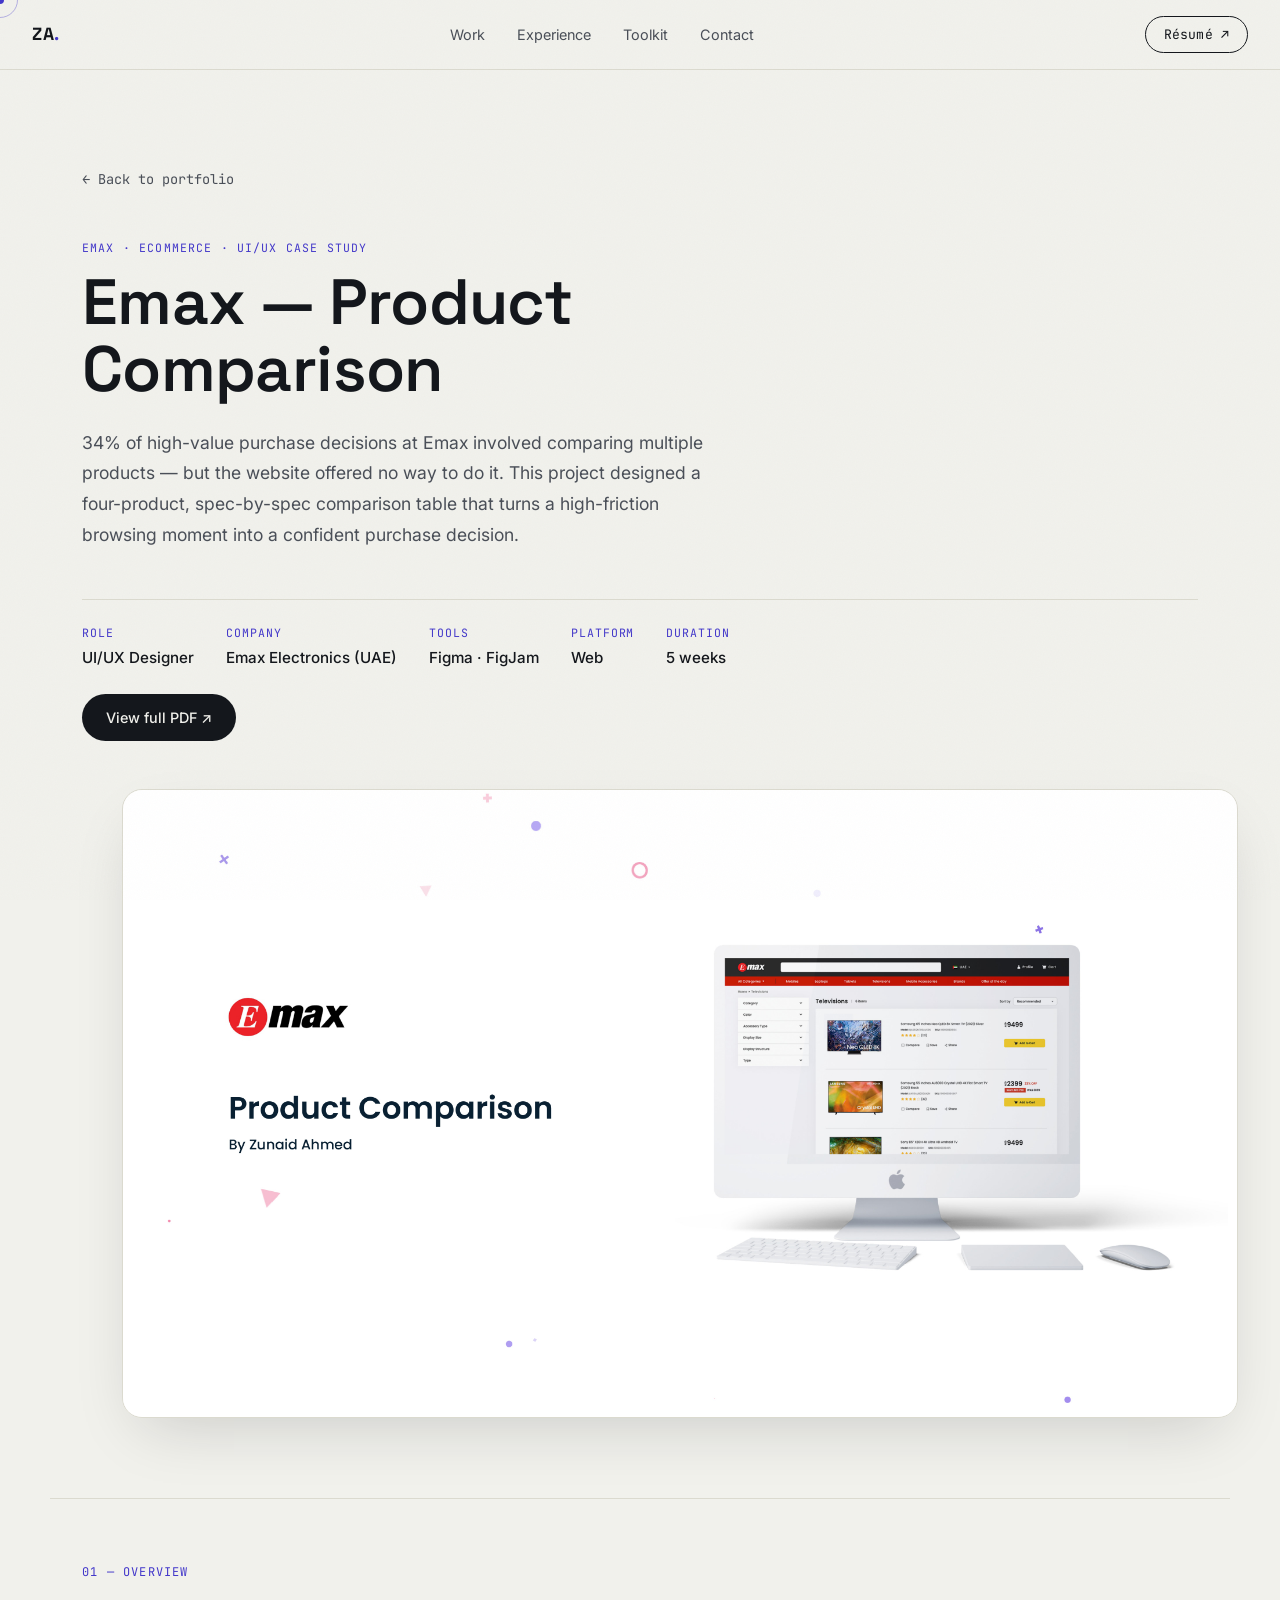
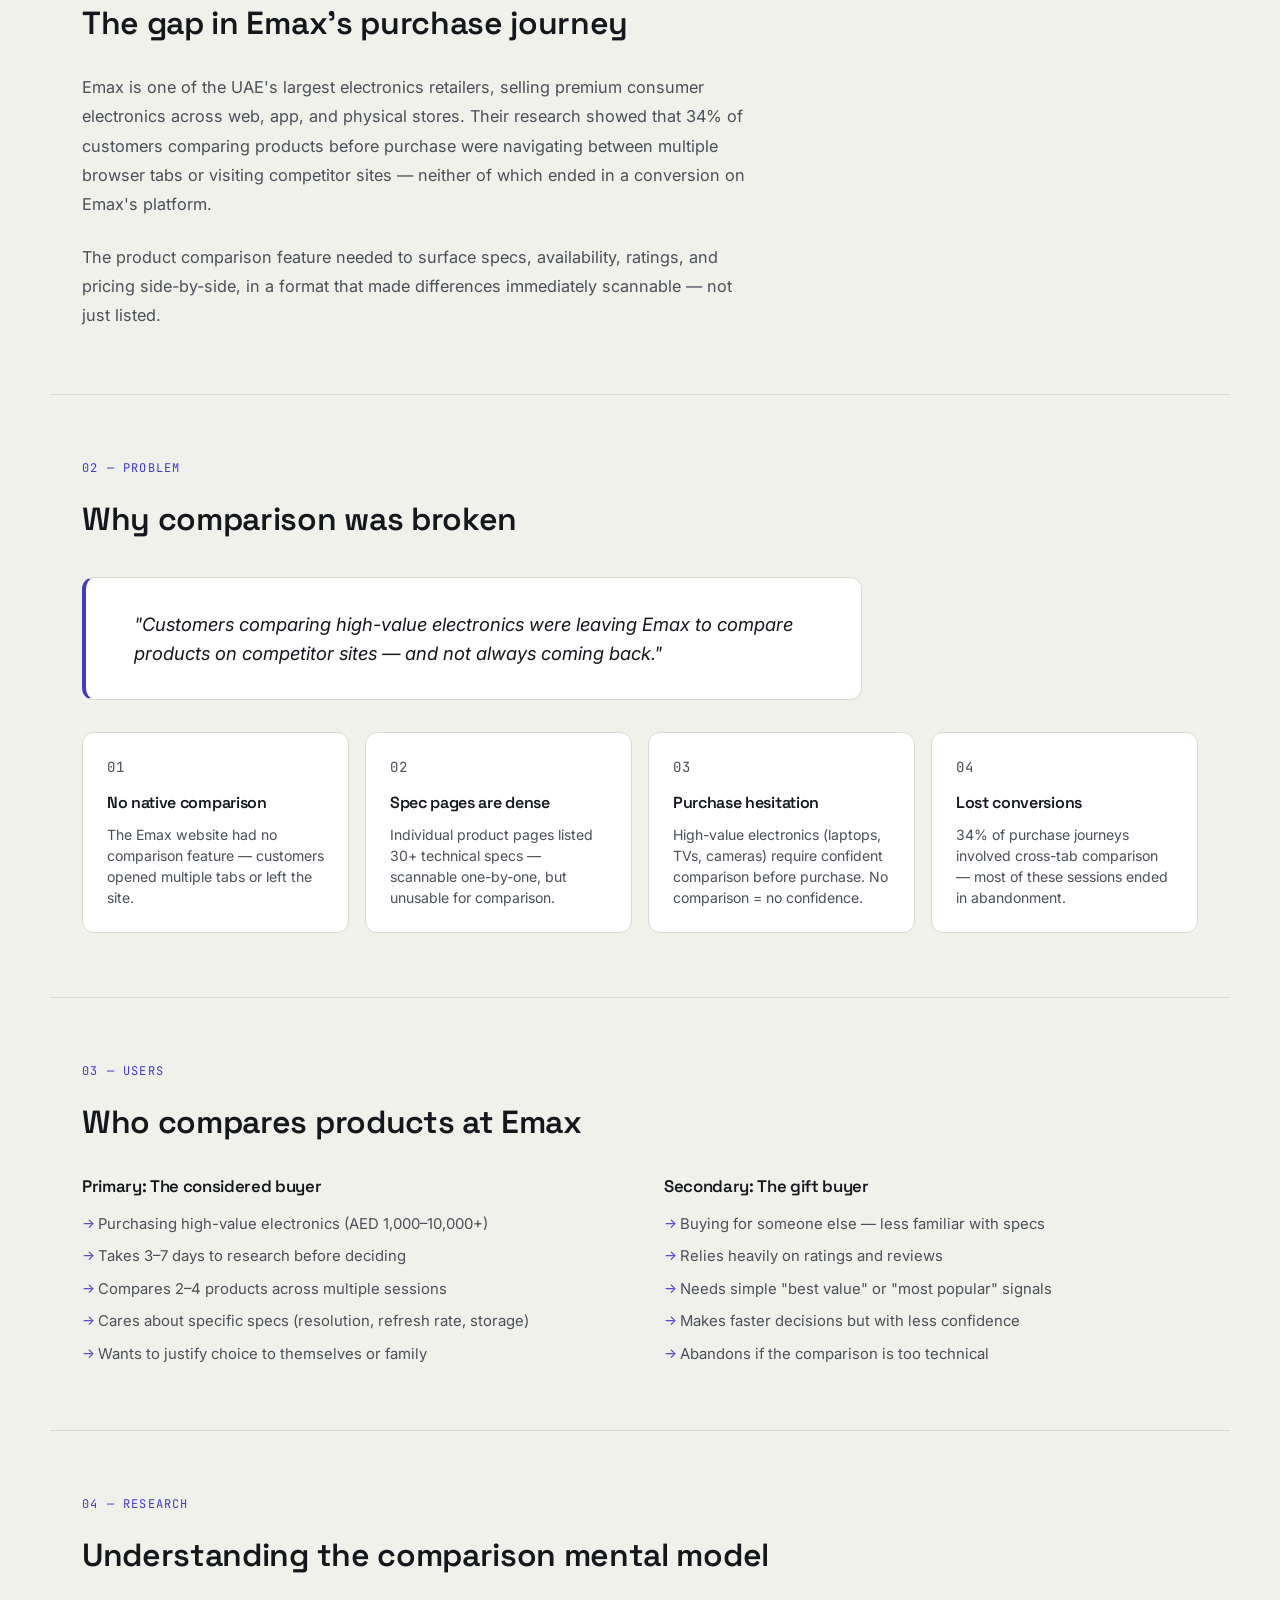
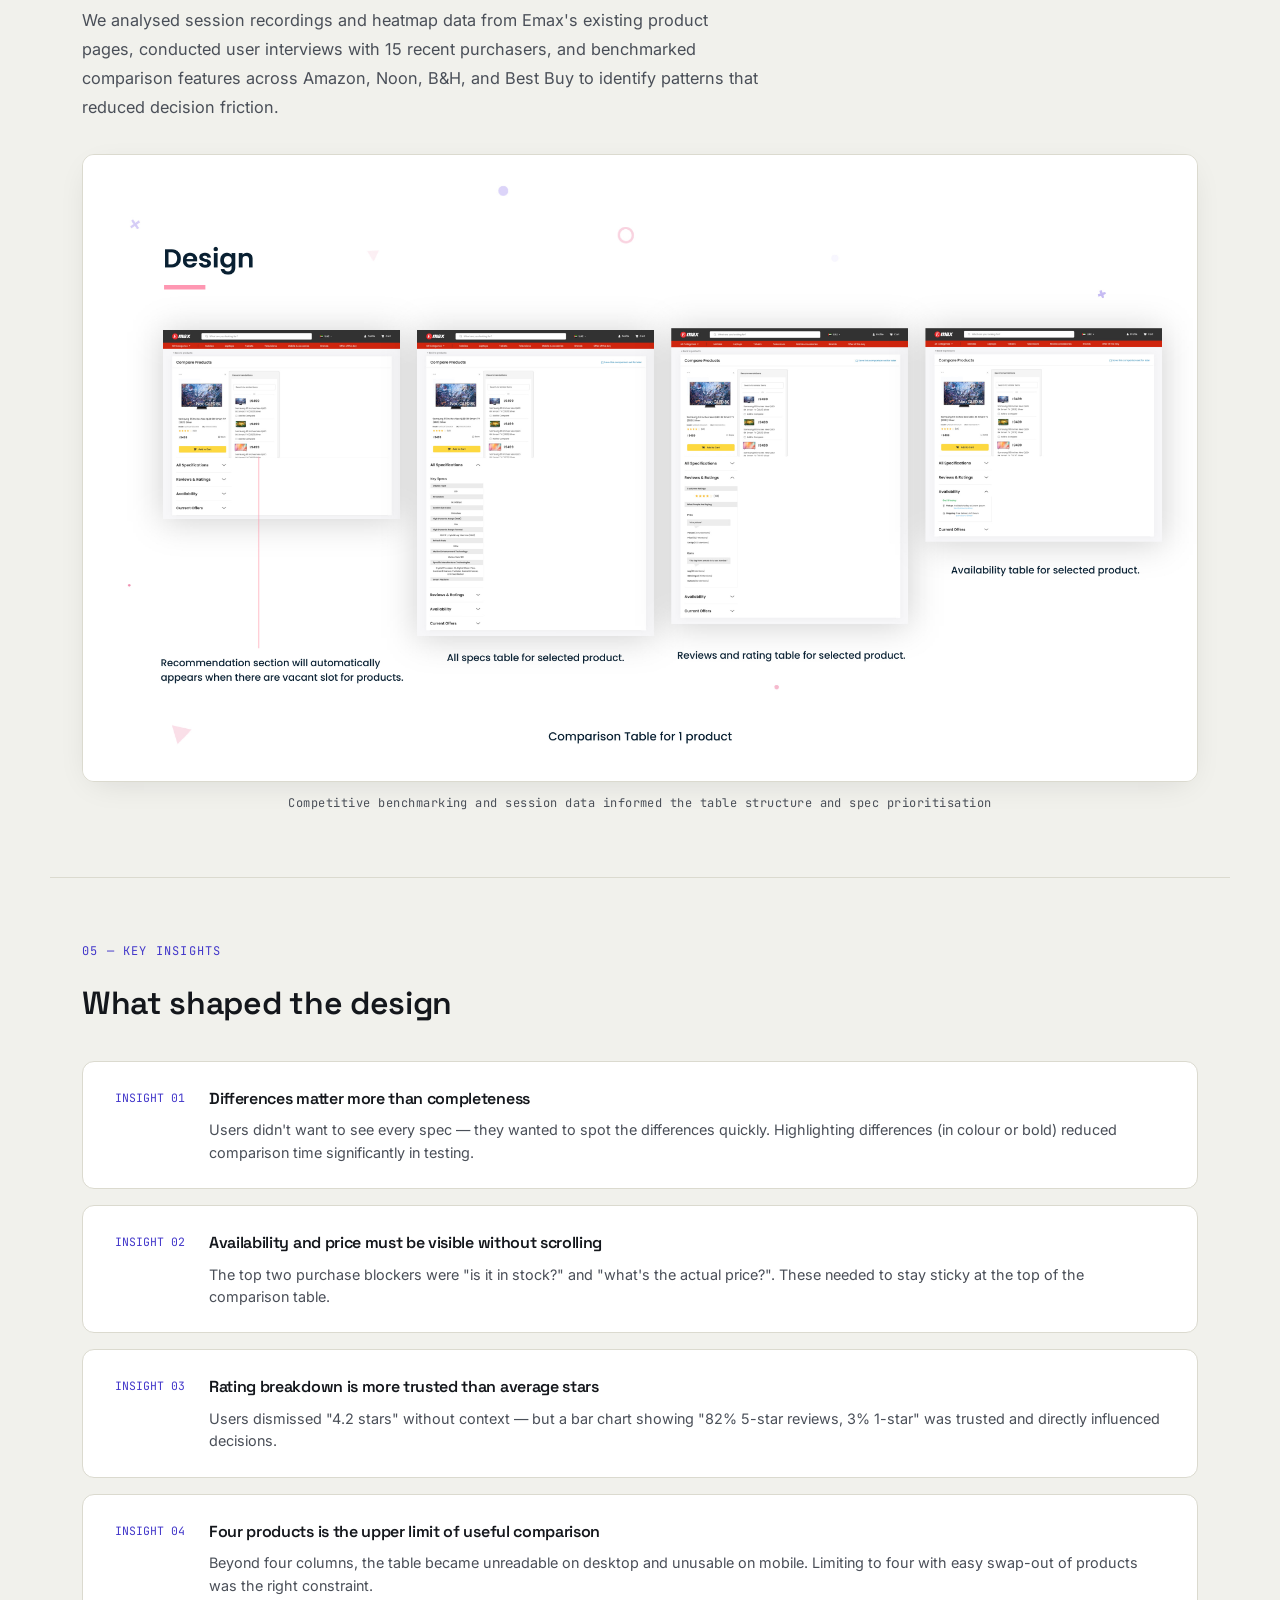
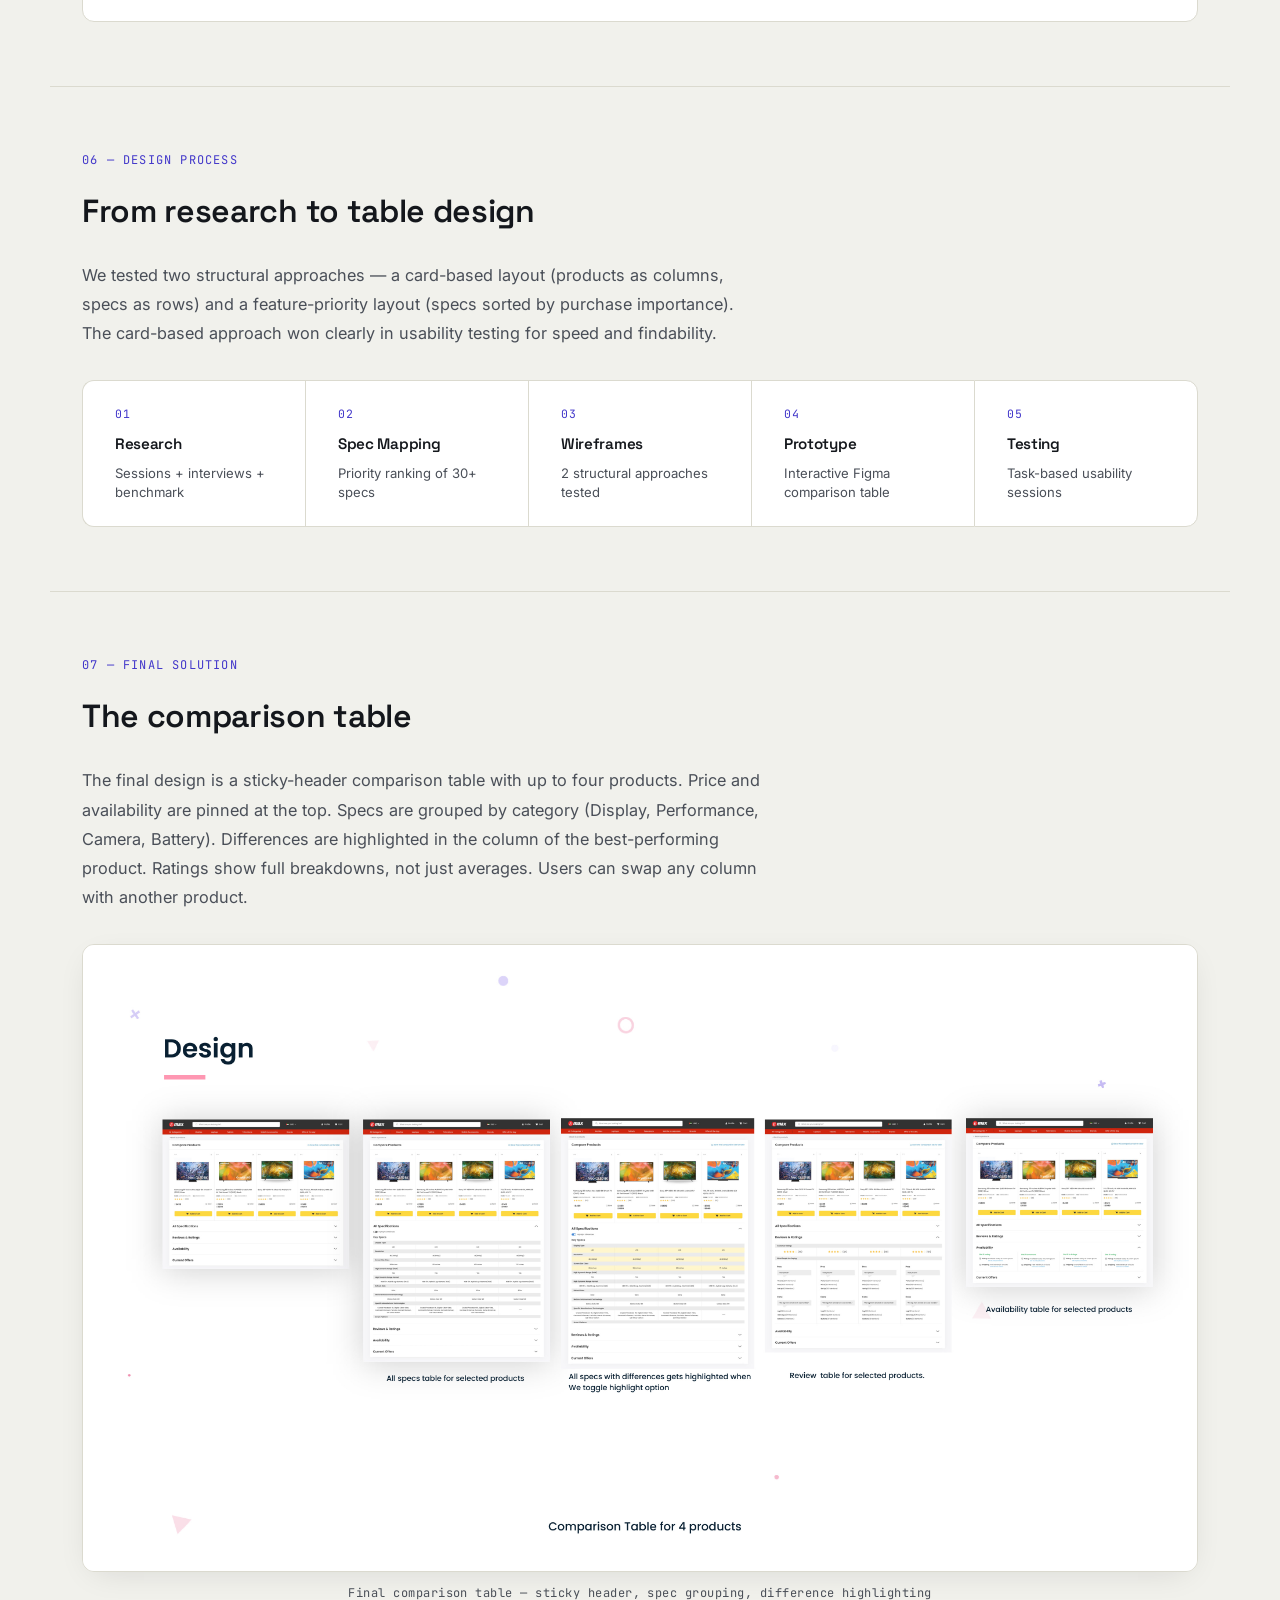
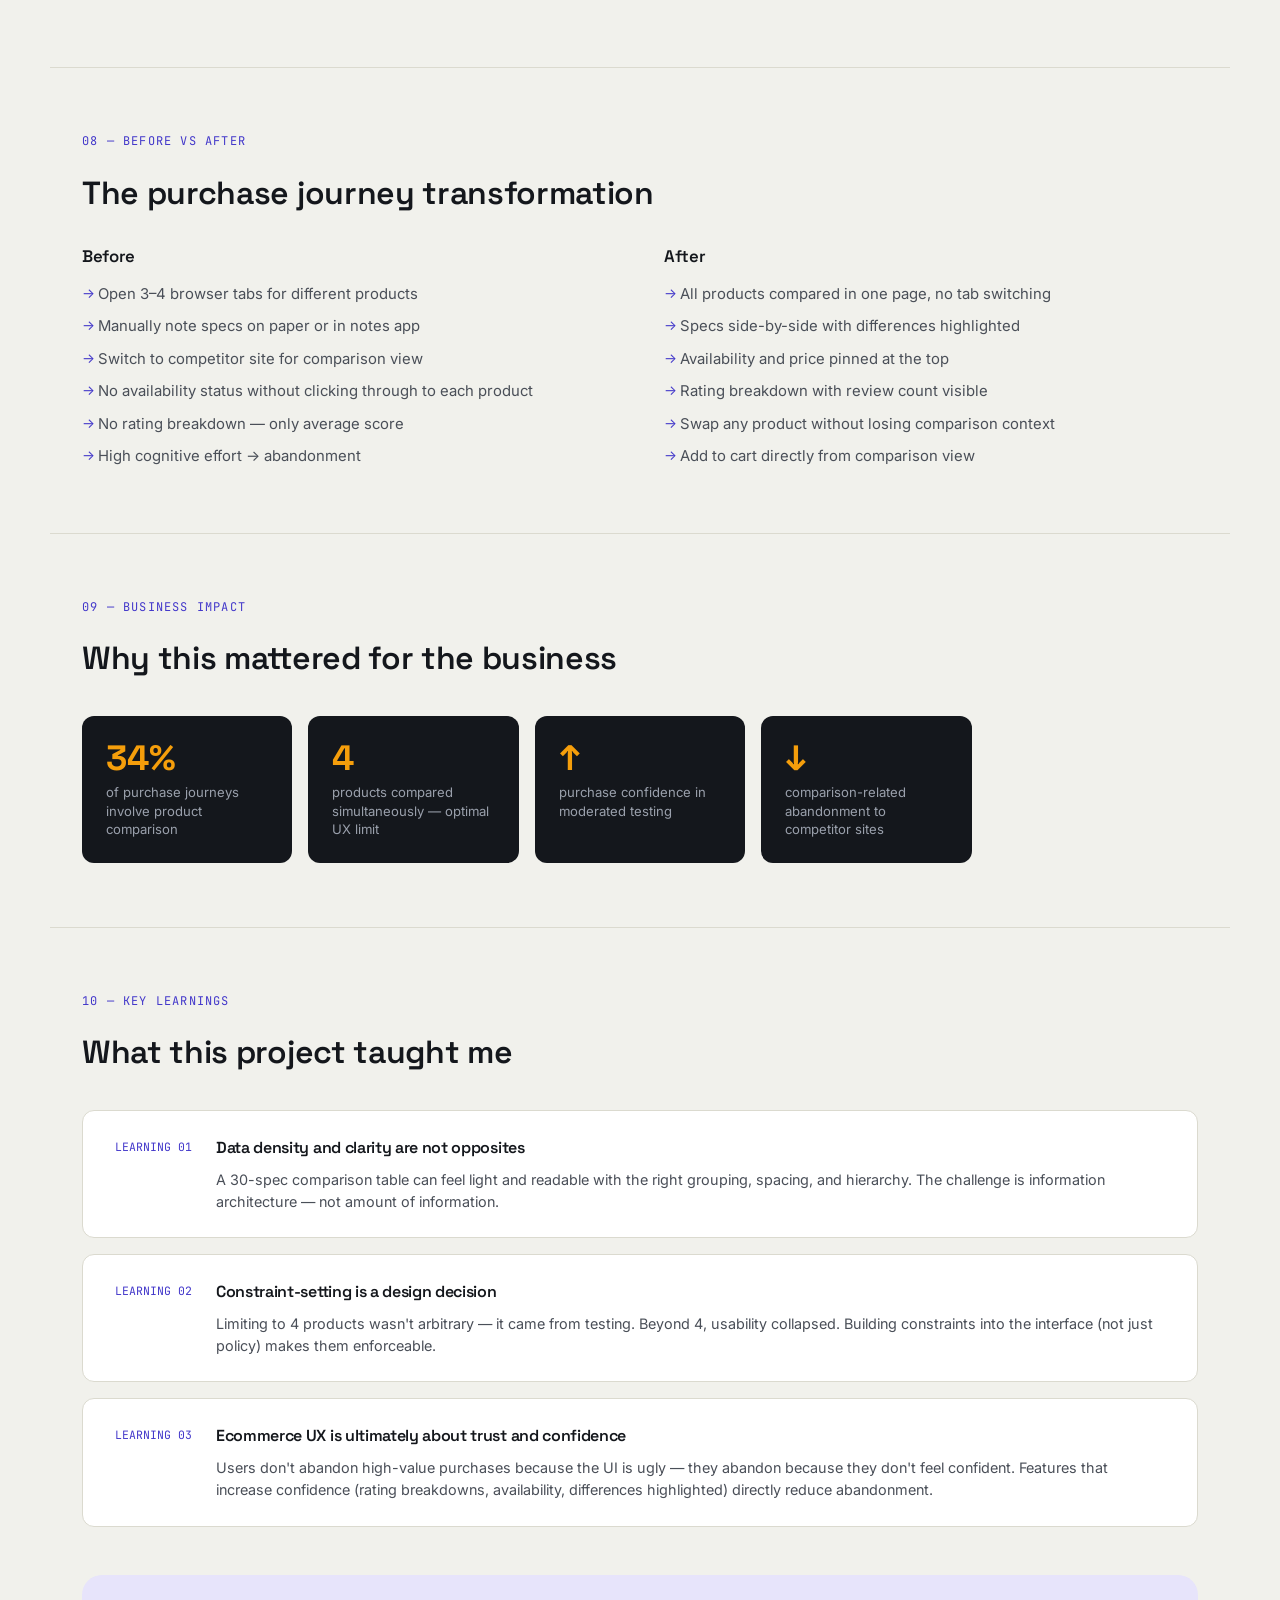
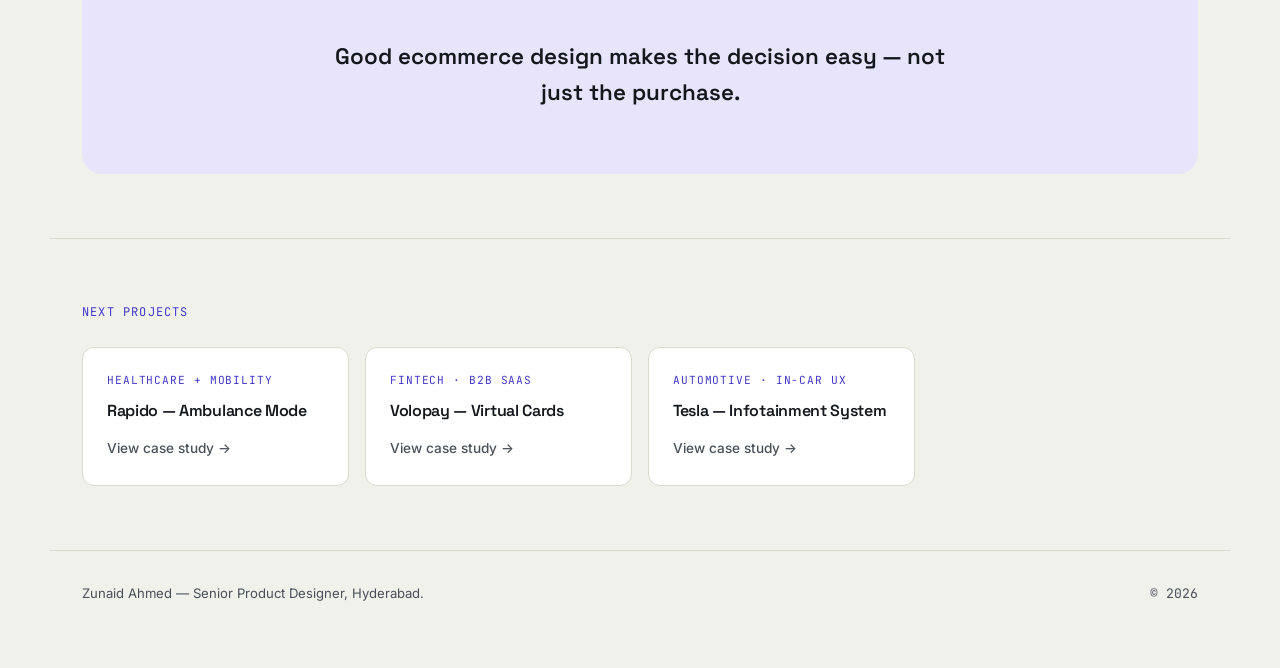
<file: case-studies/emax-product-comparison.html>
<!DOCTYPE html>
<html lang="en">
<head>
<meta charset="UTF-8">
<meta name="viewport" content="width=device-width, initial-scale=1.0">
<title>Emax — Product Comparison · Zunaid Ahmed</title>
<meta name="description" content="Designing a four-product comparison feature for Emax — the UAE's largest electronics retailer — addressing 34% of all high-value purchase decisions.">
<meta property="og:type" content="article">
<meta property="og:title" content="Emax — Product Comparison · Zunaid Ahmed">
<meta property="og:description" content="Four-product comparison table for UAE's largest electronics retailer, addressing 34% of high-value purchase decisions.">
<meta property="og:image" content="../assets/case-studies/images/emax-product-comparison-thumb-01.jpg">
<meta name="twitter:card" content="summary_large_image">
<meta name="twitter:title" content="Emax — Product Comparison · Zunaid Ahmed">
<meta name="twitter:description" content="Four-product comparison table for UAE's largest electronics retailer, addressing 34% of high-value purchase decisions.">
<meta name="twitter:image" content="../assets/case-studies/images/emax-product-comparison-thumb-01.jpg">
<link rel="preconnect" href="https://fonts.googleapis.com">
<link rel="preconnect" href="https://fonts.gstatic.com" crossorigin>
<link href="https://fonts.googleapis.com/css2?family=Space+Grotesk:wght@400;500;600;700&family=Inter:wght@400;500;600&family=JetBrains+Mono:wght@400;500&display=swap" rel="stylesheet">
<link rel="stylesheet" href="../css/site.css">
<link rel="stylesheet" href="../css/case-study.css">
</head>
<body>

<div class="cursor-dot" aria-hidden="true"></div>
<div class="cursor-ring" aria-hidden="true"></div>
<div class="grain" aria-hidden="true"></div>

<header class="topbar" id="topbar">
  <a href="../" class="brand">ZA<span class="brand-dot">.</span></a>
  <nav class="topnav" aria-label="Primary">
    <a href="../#work">Work</a>
    <a href="../#experience">Experience</a>
    <a href="../#system">Toolkit</a>
    <a href="../#contact">Contact</a>
  </nav>
  <a class="topbar-cta" href="../assets/Zunaid_Ahmed_Resume.pdf" target="_blank" rel="noopener">Résumé ↗</a>
  <button class="nav-toggle" id="navToggle" aria-label="Toggle menu" aria-expanded="false">
    <span></span><span></span><span></span>
  </button>
</header>

<main>

  <!-- HERO -->
  <section class="cs-hero">
    <a href="../" class="cs-back"><span class="cs-back-arrow">←</span> Back to portfolio</a>
    <p class="cs-hero-tag">EMAX · ECOMMERCE · UI/UX CASE STUDY</p>
    <h1 class="cs-hero-title">Emax — Product Comparison</h1>
    <p class="cs-hero-lede">
      34% of high-value purchase decisions at Emax involved comparing multiple products — but the website
      offered no way to do it. This project designed a four-product, spec-by-spec comparison table that
      turns a high-friction browsing moment into a confident purchase decision.
    </p>
    <div class="cs-meta-row">
      <div class="cs-meta-item">
        <span class="cs-meta-label">ROLE</span>
        <span class="cs-meta-value">UI/UX Designer</span>
      </div>
      <div class="cs-meta-item">
        <span class="cs-meta-label">COMPANY</span>
        <span class="cs-meta-value">Emax Electronics (UAE)</span>
      </div>
      <div class="cs-meta-item">
        <span class="cs-meta-label">TOOLS</span>
        <span class="cs-meta-value">Figma · FigJam</span>
      </div>
      <div class="cs-meta-item">
        <span class="cs-meta-label">PLATFORM</span>
        <span class="cs-meta-value">Web</span>
      </div>
      <div class="cs-meta-item">
        <span class="cs-meta-label">DURATION</span>
        <span class="cs-meta-value">5 weeks</span>
      </div>
    </div>
    <a class="cs-pdf-cta" href="../assets/case-studies/emax-product-comparison.pdf" target="_blank" rel="noopener">
      View full PDF ↗
    </a>
    <figure class="cs-img-hero">
      <img src="../assets/case-studies/images/emax-cover.jpg" alt="Emax Product Comparison — cover slide showing the comparison table UI">
    </figure>
  </section>

  <!-- 01 OVERVIEW -->
  <section class="cs-section">
    <p class="cs-section-label">01 — OVERVIEW</p>
    <h2 class="cs-section-title">The gap in Emax's purchase journey</h2>
    <div class="cs-body">
      <p>
        Emax is one of the UAE's largest electronics retailers, selling premium consumer electronics across
        web, app, and physical stores. Their research showed that 34% of customers comparing products before
        purchase were navigating between multiple browser tabs or visiting competitor sites — neither of which
        ended in a conversion on Emax's platform.
      </p>
      <p>
        The product comparison feature needed to surface specs, availability, ratings, and pricing side-by-side,
        in a format that made differences immediately scannable — not just listed.
      </p>
    </div>
  </section>

  <!-- 02 PROBLEM -->
  <section class="cs-section">
    <p class="cs-section-label">02 — PROBLEM</p>
    <h2 class="cs-section-title">Why comparison was broken</h2>
    <div class="cs-problem-quote">
      <p>"Customers comparing high-value electronics were leaving Emax to compare products on competitor
      sites — and not always coming back."</p>
    </div>
    <div class="cs-card-grid">
      <div class="cs-card">
        <p class="cs-card-num">01</p>
        <h4>No native comparison</h4>
        <p>The Emax website had no comparison feature — customers opened multiple tabs or left the site.</p>
      </div>
      <div class="cs-card">
        <p class="cs-card-num">02</p>
        <h4>Spec pages are dense</h4>
        <p>Individual product pages listed 30+ technical specs — scannable one-by-one, but unusable for comparison.</p>
      </div>
      <div class="cs-card">
        <p class="cs-card-num">03</p>
        <h4>Purchase hesitation</h4>
        <p>High-value electronics (laptops, TVs, cameras) require confident comparison before purchase. No comparison = no confidence.</p>
      </div>
      <div class="cs-card">
        <p class="cs-card-num">04</p>
        <h4>Lost conversions</h4>
        <p>34% of purchase journeys involved cross-tab comparison — most of these sessions ended in abandonment.</p>
      </div>
    </div>
  </section>

  <!-- 03 USERS -->
  <section class="cs-section">
    <p class="cs-section-label">03 — USERS</p>
    <h2 class="cs-section-title">Who compares products at Emax</h2>
    <div class="cs-two-col">
      <div class="cs-col">
        <h4>Primary: The considered buyer</h4>
        <ul>
          <li>Purchasing high-value electronics (AED 1,000–10,000+)</li>
          <li>Takes 3–7 days to research before deciding</li>
          <li>Compares 2–4 products across multiple sessions</li>
          <li>Cares about specific specs (resolution, refresh rate, storage)</li>
          <li>Wants to justify choice to themselves or family</li>
        </ul>
      </div>
      <div class="cs-col">
        <h4>Secondary: The gift buyer</h4>
        <ul>
          <li>Buying for someone else — less familiar with specs</li>
          <li>Relies heavily on ratings and reviews</li>
          <li>Needs simple "best value" or "most popular" signals</li>
          <li>Makes faster decisions but with less confidence</li>
          <li>Abandons if the comparison is too technical</li>
        </ul>
      </div>
    </div>
  </section>

  <!-- 04 RESEARCH -->
  <section class="cs-section">
    <p class="cs-section-label">04 — RESEARCH</p>
    <h2 class="cs-section-title">Understanding the comparison mental model</h2>
    <div class="cs-body">
      <p>
        We analysed session recordings and heatmap data from Emax's existing product pages, conducted
        user interviews with 15 recent purchasers, and benchmarked comparison features across Amazon,
        Noon, B&amp;H, and Best Buy to identify patterns that reduced decision friction.
      </p>
    </div>
    <div class="cs-img-block">
      <img src="../assets/case-studies/images/emax-design1.jpg" alt="Research findings — session analysis, competitor benchmarking, and user interview synthesis">
    </div>
    <p class="cs-img-caption">Competitive benchmarking and session data informed the table structure and spec prioritisation</p>
  </section>

  <!-- 05 KEY INSIGHTS -->
  <section class="cs-section">
    <p class="cs-section-label">05 — KEY INSIGHTS</p>
    <h2 class="cs-section-title">What shaped the design</h2>
    <div class="cs-heuristic-list">
      <div class="cs-heuristic-item">
        <span class="cs-heuristic-num">INSIGHT 01</span>
        <div>
          <h4>Differences matter more than completeness</h4>
          <p>Users didn't want to see every spec — they wanted to spot the differences quickly. Highlighting differences (in colour or bold) reduced comparison time significantly in testing.</p>
        </div>
      </div>
      <div class="cs-heuristic-item">
        <span class="cs-heuristic-num">INSIGHT 02</span>
        <div>
          <h4>Availability and price must be visible without scrolling</h4>
          <p>The top two purchase blockers were "is it in stock?" and "what's the actual price?". These needed to stay sticky at the top of the comparison table.</p>
        </div>
      </div>
      <div class="cs-heuristic-item">
        <span class="cs-heuristic-num">INSIGHT 03</span>
        <div>
          <h4>Rating breakdown is more trusted than average stars</h4>
          <p>Users dismissed "4.2 stars" without context — but a bar chart showing "82% 5-star reviews, 3% 1-star" was trusted and directly influenced decisions.</p>
        </div>
      </div>
      <div class="cs-heuristic-item">
        <span class="cs-heuristic-num">INSIGHT 04</span>
        <div>
          <h4>Four products is the upper limit of useful comparison</h4>
          <p>Beyond four columns, the table became unreadable on desktop and unusable on mobile. Limiting to four with easy swap-out of products was the right constraint.</p>
        </div>
      </div>
    </div>
  </section>

  <!-- 06 DESIGN PROCESS -->
  <section class="cs-section">
    <p class="cs-section-label">06 — DESIGN PROCESS</p>
    <h2 class="cs-section-title">From research to table design</h2>
    <div class="cs-body">
      <p>
        We tested two structural approaches — a card-based layout (products as columns, specs as rows) and
        a feature-priority layout (specs sorted by purchase importance). The card-based approach won clearly
        in usability testing for speed and findability.
      </p>
    </div>
    <div class="cs-process-steps">
      <div class="cs-step">
        <span class="cs-step-num">01</span>
        <h4>Research</h4>
        <p>Sessions + interviews + benchmark</p>
      </div>
      <div class="cs-step">
        <span class="cs-step-num">02</span>
        <h4>Spec Mapping</h4>
        <p>Priority ranking of 30+ specs</p>
      </div>
      <div class="cs-step">
        <span class="cs-step-num">03</span>
        <h4>Wireframes</h4>
        <p>2 structural approaches tested</p>
      </div>
      <div class="cs-step">
        <span class="cs-step-num">04</span>
        <h4>Prototype</h4>
        <p>Interactive Figma comparison table</p>
      </div>
      <div class="cs-step">
        <span class="cs-step-num">05</span>
        <h4>Testing</h4>
        <p>Task-based usability sessions</p>
      </div>
    </div>
  </section>

  <!-- 07 FINAL SOLUTION -->
  <section class="cs-section">
    <p class="cs-section-label">07 — FINAL SOLUTION</p>
    <h2 class="cs-section-title">The comparison table</h2>
    <div class="cs-body">
      <p>
        The final design is a sticky-header comparison table with up to four products. Price and
        availability are pinned at the top. Specs are grouped by category (Display, Performance,
        Camera, Battery). Differences are highlighted in the column of the best-performing product.
        Ratings show full breakdowns, not just averages. Users can swap any column with another product.
      </p>
    </div>
    <div class="cs-img-block">
      <img src="../assets/case-studies/images/emax-design2.jpg" alt="Final design — four-product comparison table with spec grouping, difference highlighting, and sticky header">
    </div>
    <p class="cs-img-caption">Final comparison table — sticky header, spec grouping, difference highlighting</p>
  </section>

  <!-- 08 BEFORE VS AFTER -->
  <section class="cs-section">
    <p class="cs-section-label">08 — BEFORE VS AFTER</p>
    <h2 class="cs-section-title">The purchase journey transformation</h2>
    <div class="cs-two-col">
      <div class="cs-col">
        <h4>Before</h4>
        <ul>
          <li>Open 3–4 browser tabs for different products</li>
          <li>Manually note specs on paper or in notes app</li>
          <li>Switch to competitor site for comparison view</li>
          <li>No availability status without clicking through to each product</li>
          <li>No rating breakdown — only average score</li>
          <li>High cognitive effort → abandonment</li>
        </ul>
      </div>
      <div class="cs-col">
        <h4>After</h4>
        <ul>
          <li>All products compared in one page, no tab switching</li>
          <li>Specs side-by-side with differences highlighted</li>
          <li>Availability and price pinned at the top</li>
          <li>Rating breakdown with review count visible</li>
          <li>Swap any product without losing comparison context</li>
          <li>Add to cart directly from comparison view</li>
        </ul>
      </div>
    </div>
  </section>

  <!-- 09 BUSINESS IMPACT -->
  <section class="cs-section">
    <p class="cs-section-label">09 — BUSINESS IMPACT</p>
    <h2 class="cs-section-title">Why this mattered for the business</h2>
    <div class="cs-stats">
      <div class="cs-stat">
        <span class="cs-stat-num">34%</span>
        <span class="cs-stat-label">of purchase journeys involve product comparison</span>
      </div>
      <div class="cs-stat">
        <span class="cs-stat-num">4</span>
        <span class="cs-stat-label">products compared simultaneously — optimal UX limit</span>
      </div>
      <div class="cs-stat">
        <span class="cs-stat-num">↑</span>
        <span class="cs-stat-label">purchase confidence in moderated testing</span>
      </div>
      <div class="cs-stat">
        <span class="cs-stat-num">↓</span>
        <span class="cs-stat-label">comparison-related abandonment to competitor sites</span>
      </div>
    </div>
  </section>

  <!-- 10 KEY LEARNINGS -->
  <section class="cs-section">
    <p class="cs-section-label">10 — KEY LEARNINGS</p>
    <h2 class="cs-section-title">What this project taught me</h2>
    <div class="cs-heuristic-list">
      <div class="cs-heuristic-item">
        <span class="cs-heuristic-num">LEARNING 01</span>
        <div>
          <h4>Data density and clarity are not opposites</h4>
          <p>A 30-spec comparison table can feel light and readable with the right grouping, spacing, and hierarchy. The challenge is information architecture — not amount of information.</p>
        </div>
      </div>
      <div class="cs-heuristic-item">
        <span class="cs-heuristic-num">LEARNING 02</span>
        <div>
          <h4>Constraint-setting is a design decision</h4>
          <p>Limiting to 4 products wasn't arbitrary — it came from testing. Beyond 4, usability collapsed. Building constraints into the interface (not just policy) makes them enforceable.</p>
        </div>
      </div>
      <div class="cs-heuristic-item">
        <span class="cs-heuristic-num">LEARNING 03</span>
        <div>
          <h4>Ecommerce UX is ultimately about trust and confidence</h4>
          <p>Users don't abandon high-value purchases because the UI is ugly — they abandon because they don't feel confident. Features that increase confidence (rating breakdowns, availability, differences highlighted) directly reduce abandonment.</p>
        </div>
      </div>
    </div>
    <div class="cs-closing" style="margin-top: var(--space-7);">
      <p>Good ecommerce design makes the decision easy — not just the purchase.</p>
    </div>
  </section>

</main>

<nav class="cs-next" aria-label="More case studies">
  <p class="cs-next-title">NEXT PROJECTS</p>
  <div class="cs-next-grid">
    <a href="rapido-ambulance-mode.html" class="cs-next-card">
      <p class="cs-next-card-tag">HEALTHCARE + MOBILITY</p>
      <h4>Rapido — Ambulance Mode</h4>
      <span class="cs-next-card-link">View case study →</span>
    </a>
    <a href="volopay-virtual-cards.html" class="cs-next-card">
      <p class="cs-next-card-tag">FINTECH · B2B SAAS</p>
      <h4>Volopay — Virtual Cards</h4>
      <span class="cs-next-card-link">View case study →</span>
    </a>
    <a href="tesla-infotainment.html" class="cs-next-card">
      <p class="cs-next-card-tag">AUTOMOTIVE · IN-CAR UX</p>
      <h4>Tesla — Infotainment System</h4>
      <span class="cs-next-card-link">View case study →</span>
    </a>
  </div>
</nav>

<footer class="site-footer">
  <p>Zunaid Ahmed — Senior Product Designer, Hyderabad.</p>
  <p class="mono">© <span id="year"></span></p>
</footer>

<button class="back-to-top" id="backToTop" aria-label="Back to top">↑</button>
<script src="../js/site.js"></script>
</body>
</html>
</file>
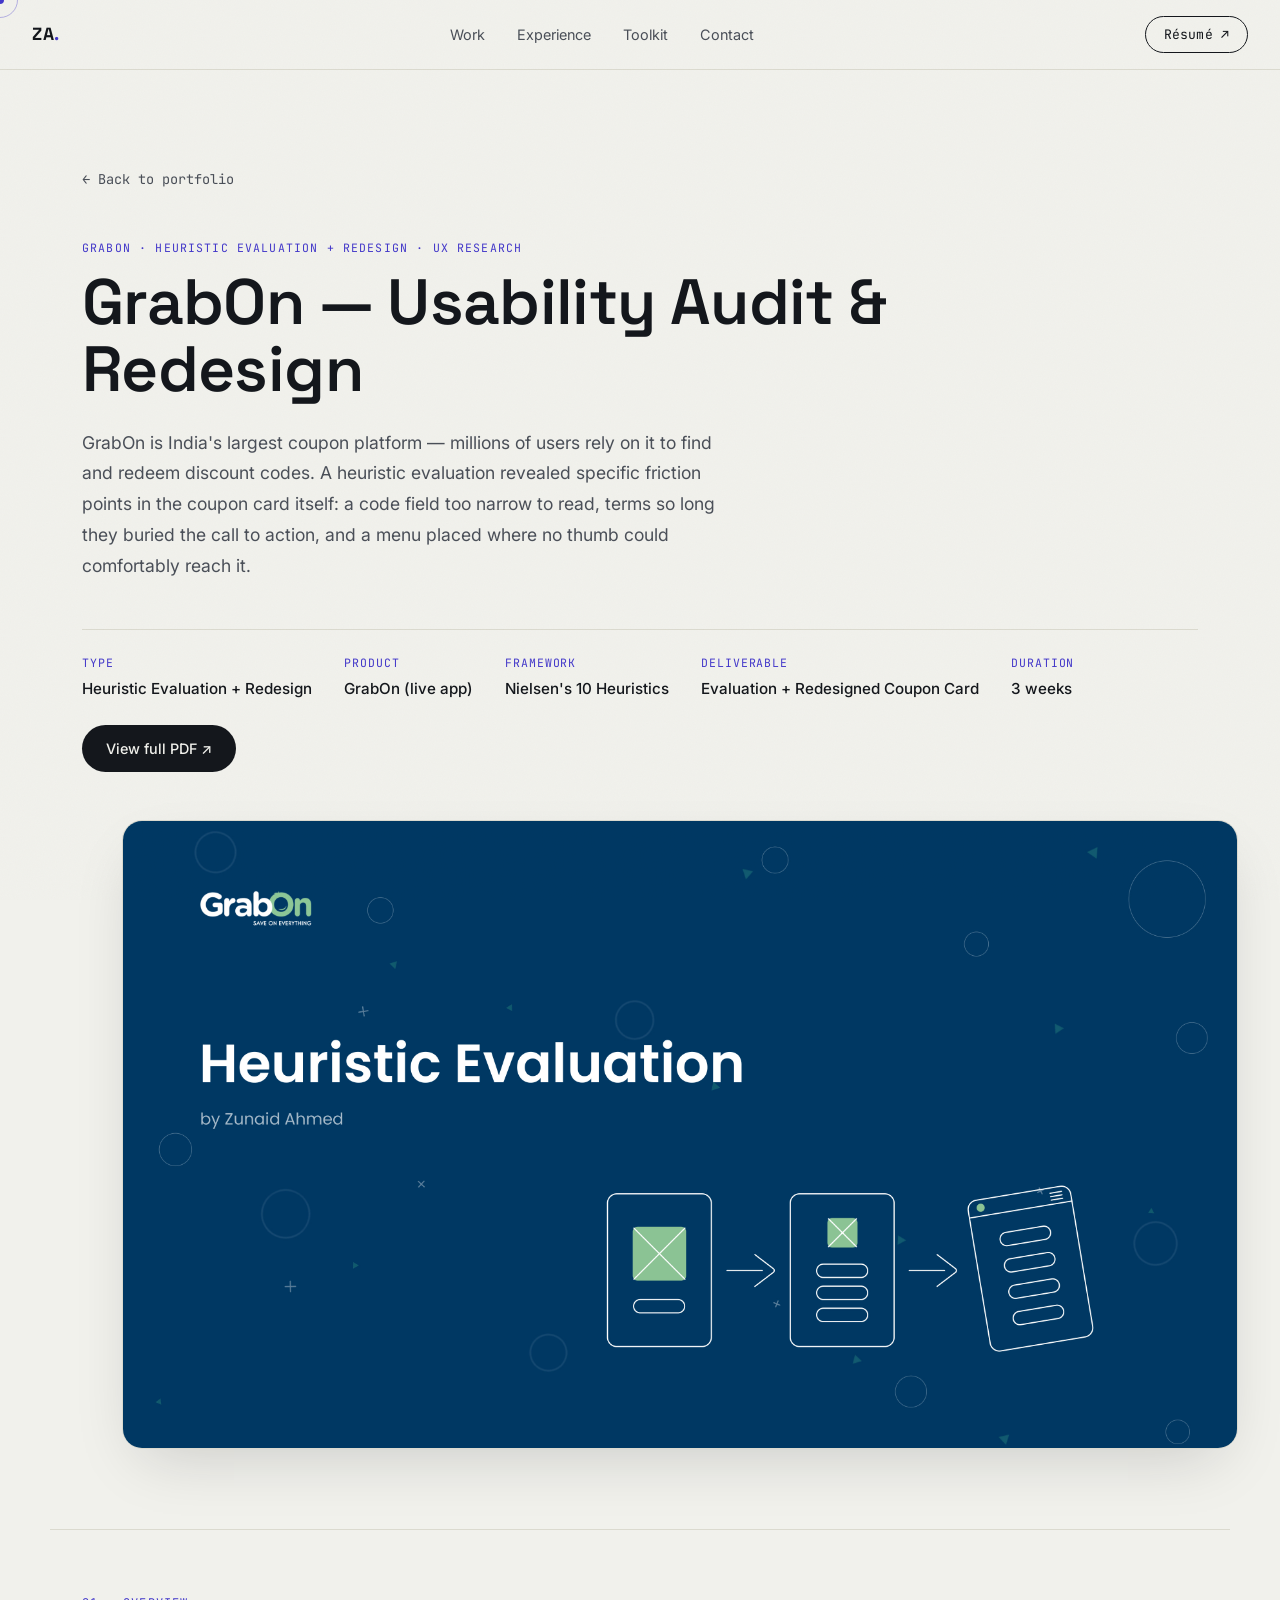
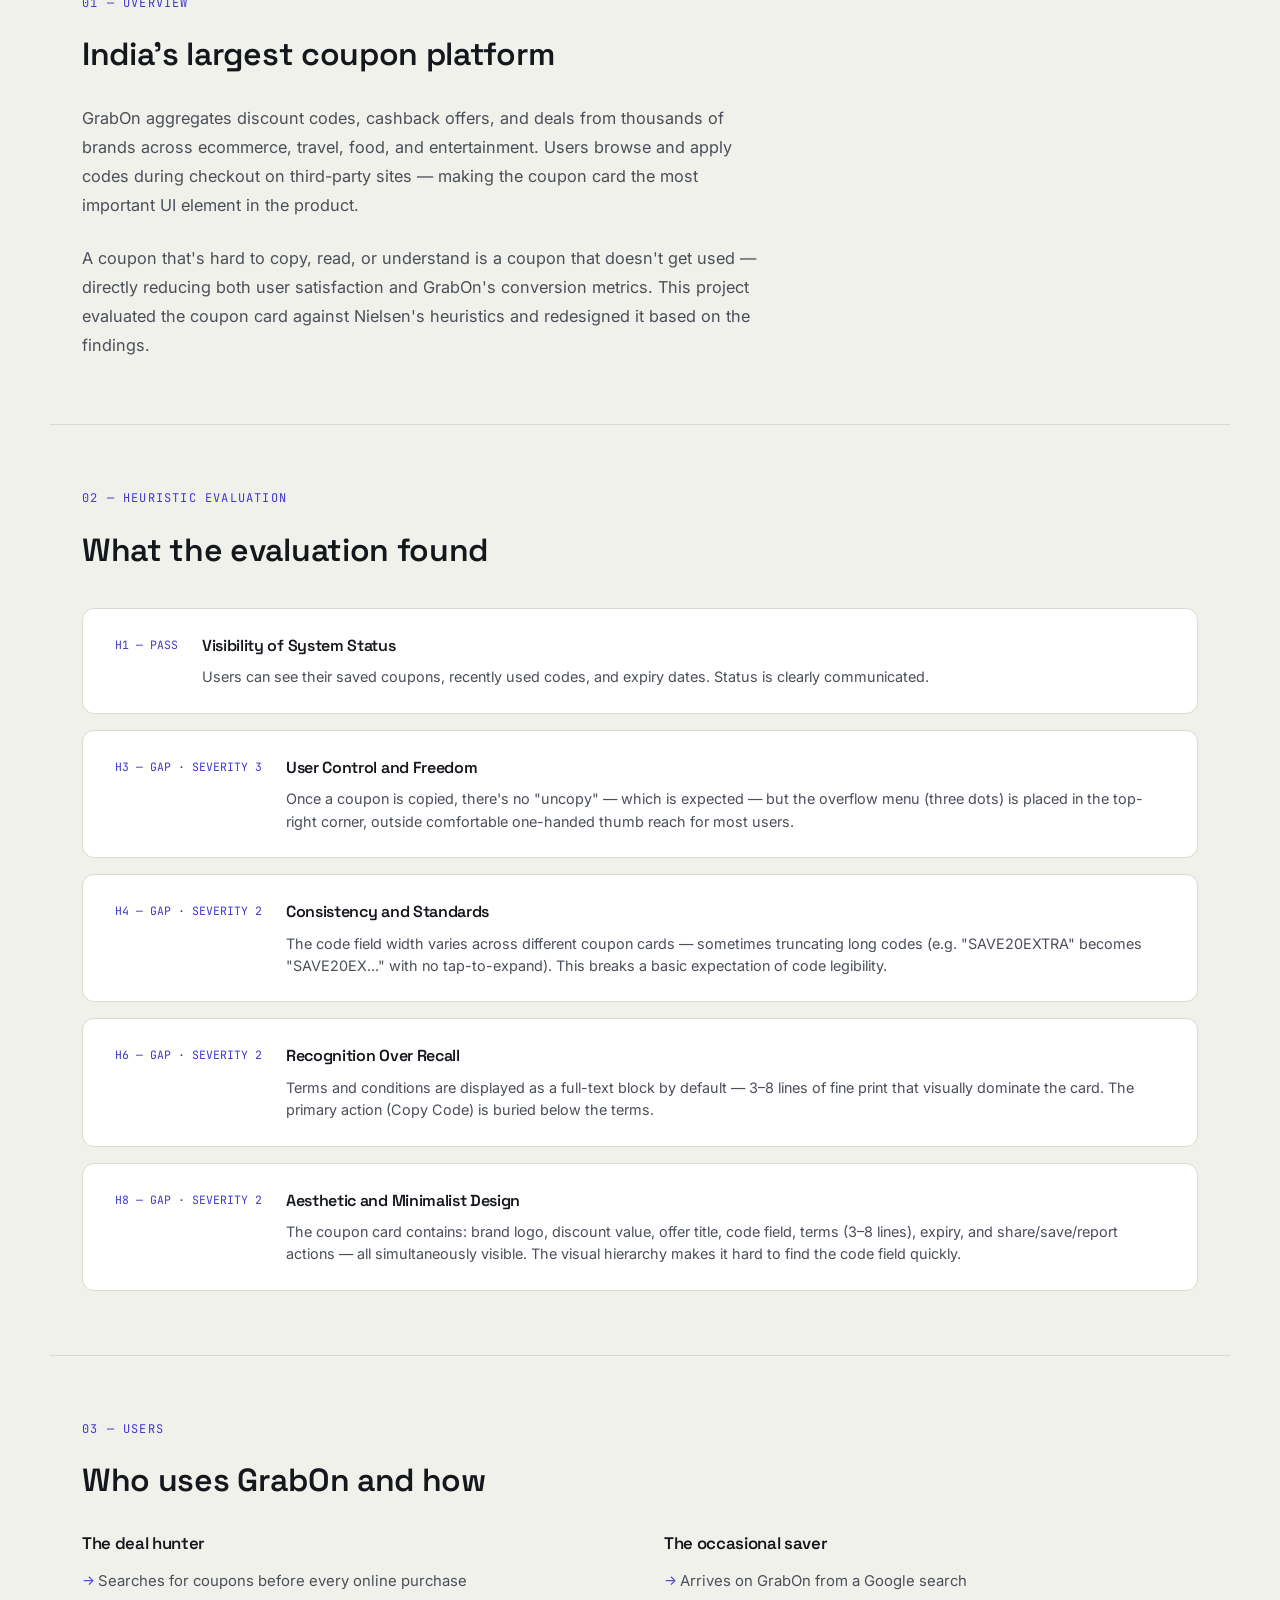
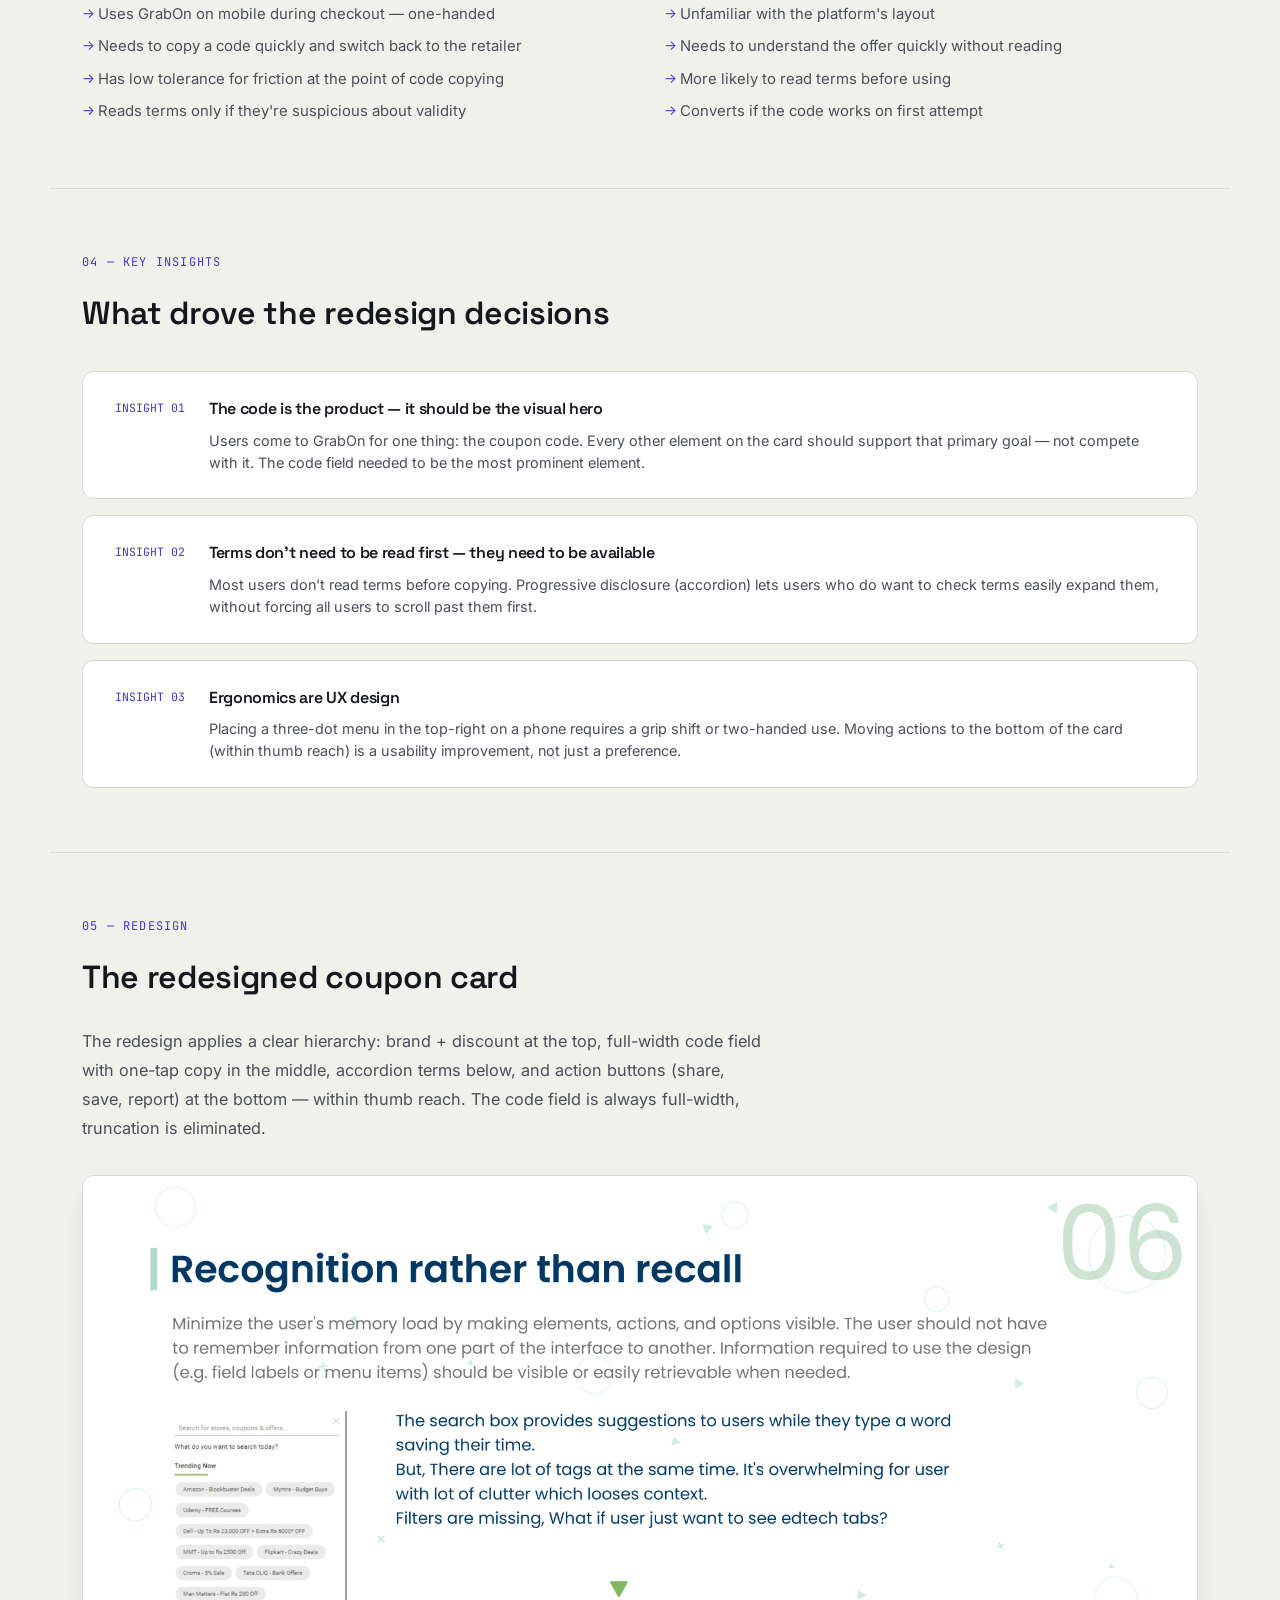
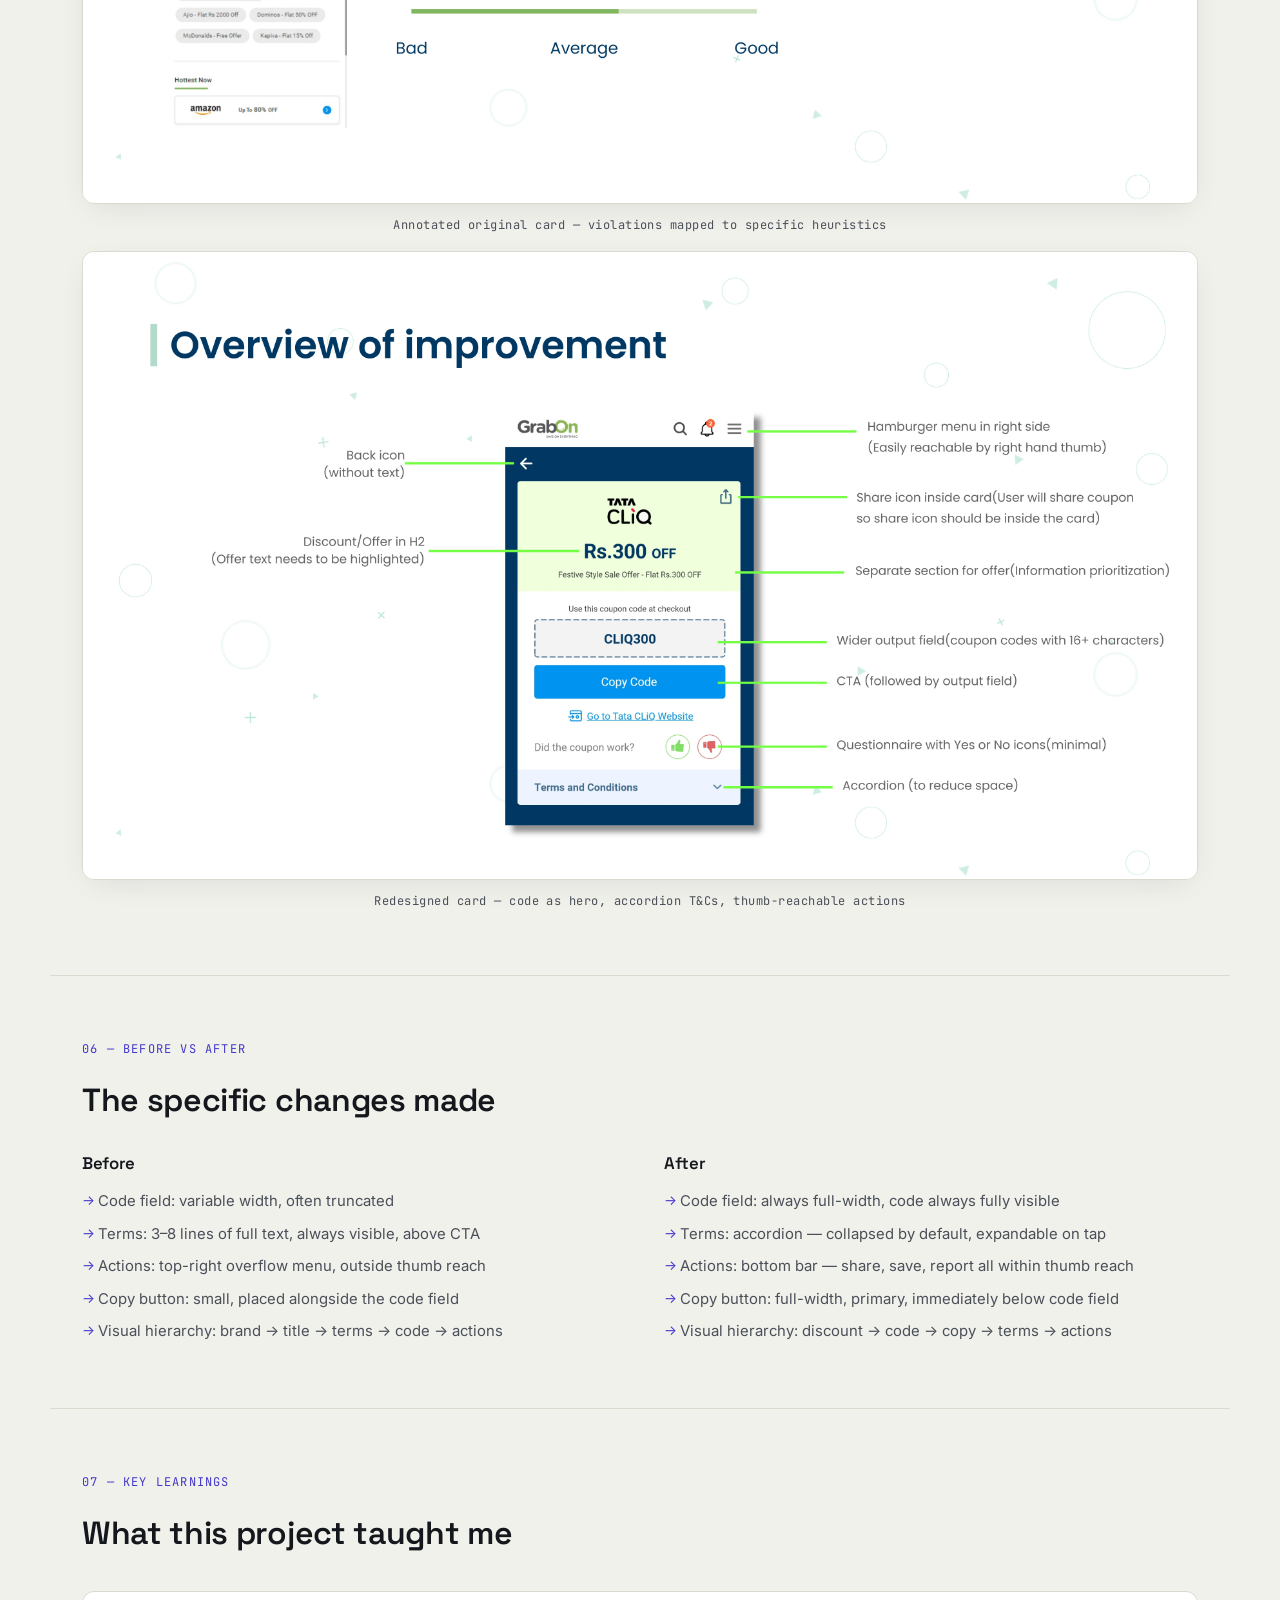
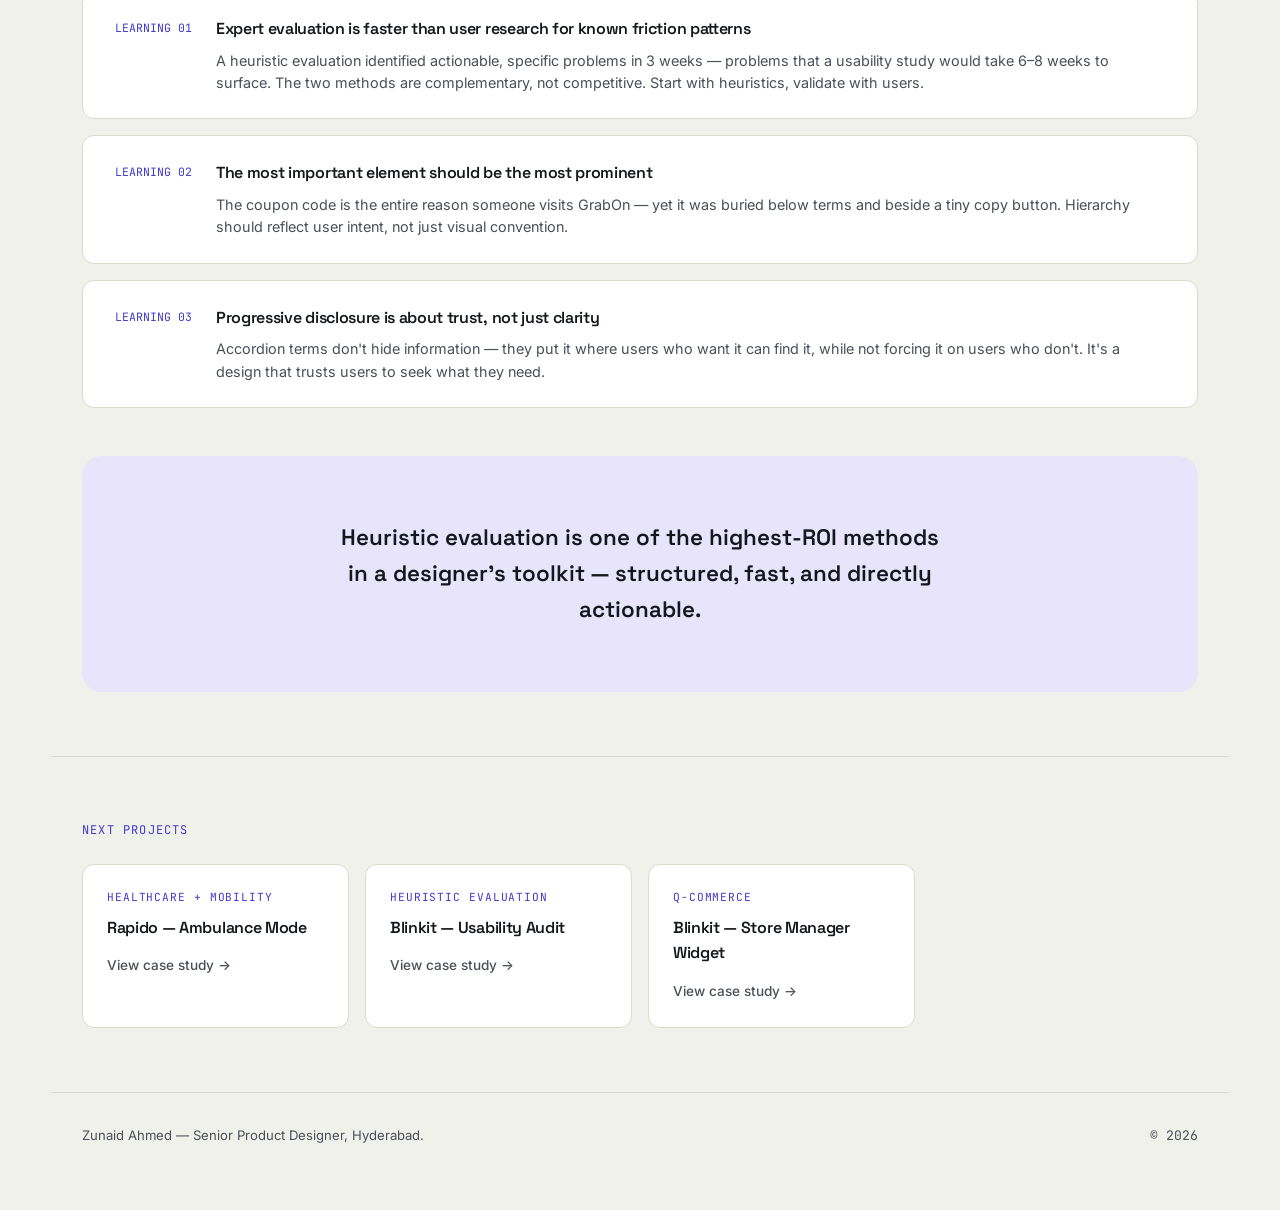
<file: case-studies/grabon-heuristic-evaluation.html>
<!DOCTYPE html>
<html lang="en">
<head>
<meta charset="UTF-8">
<meta name="viewport" content="width=device-width, initial-scale=1.0">
<title>GrabOn — Usability Audit &amp; Redesign · Zunaid Ahmed</title>
<meta name="description" content="Heuristic evaluation of GrabOn's coupon-redemption flow, followed by a full redesign — wider code field, accordion terms, thumb-reachable actions.">
<meta property="og:type" content="article">
<meta property="og:title" content="GrabOn — Usability Audit &amp; Redesign · Zunaid Ahmed">
<meta property="og:description" content="Nielsen heuristic evaluation of GrabOn + full coupon card redesign — ergonomic, one-handed, friction-reduced.">
<meta property="og:image" content="../assets/case-studies/images/grabon-heuristic-evaluation-thumb-01.jpg">
<meta name="twitter:card" content="summary_large_image">
<meta name="twitter:title" content="GrabOn — Usability Audit &amp; Redesign · Zunaid Ahmed">
<meta name="twitter:description" content="Nielsen heuristic evaluation of GrabOn + full coupon card redesign — ergonomic, one-handed, friction-reduced.">
<meta name="twitter:image" content="../assets/case-studies/images/grabon-heuristic-evaluation-thumb-01.jpg">
<link rel="preconnect" href="https://fonts.googleapis.com">
<link rel="preconnect" href="https://fonts.gstatic.com" crossorigin>
<link href="https://fonts.googleapis.com/css2?family=Space+Grotesk:wght@400;500;600;700&family=Inter:wght@400;500;600&family=JetBrains+Mono:wght@400;500&display=swap" rel="stylesheet">
<link rel="stylesheet" href="../css/site.css">
<link rel="stylesheet" href="../css/case-study.css">
</head>
<body>

<div class="cursor-dot" aria-hidden="true"></div>
<div class="cursor-ring" aria-hidden="true"></div>
<div class="grain" aria-hidden="true"></div>

<header class="topbar" id="topbar">
  <a href="../" class="brand">ZA<span class="brand-dot">.</span></a>
  <nav class="topnav" aria-label="Primary">
    <a href="../#work">Work</a>
    <a href="../#experience">Experience</a>
    <a href="../#system">Toolkit</a>
    <a href="../#contact">Contact</a>
  </nav>
  <a class="topbar-cta" href="../assets/Zunaid_Ahmed_Resume.pdf" target="_blank" rel="noopener">Résumé ↗</a>
  <button class="nav-toggle" id="navToggle" aria-label="Toggle menu" aria-expanded="false">
    <span></span><span></span><span></span>
  </button>
</header>

<main>

  <!-- HERO -->
  <section class="cs-hero">
    <a href="../" class="cs-back"><span class="cs-back-arrow">←</span> Back to portfolio</a>
    <p class="cs-hero-tag">GRABON · HEURISTIC EVALUATION + REDESIGN · UX RESEARCH</p>
    <h1 class="cs-hero-title">GrabOn — Usability Audit &amp; Redesign</h1>
    <p class="cs-hero-lede">
      GrabOn is India's largest coupon platform — millions of users rely on it to find and redeem discount codes.
      A heuristic evaluation revealed specific friction points in the coupon card itself: a code field too narrow
      to read, terms so long they buried the call to action, and a menu placed where no thumb could comfortably reach it.
    </p>
    <div class="cs-meta-row">
      <div class="cs-meta-item">
        <span class="cs-meta-label">TYPE</span>
        <span class="cs-meta-value">Heuristic Evaluation + Redesign</span>
      </div>
      <div class="cs-meta-item">
        <span class="cs-meta-label">PRODUCT</span>
        <span class="cs-meta-value">GrabOn (live app)</span>
      </div>
      <div class="cs-meta-item">
        <span class="cs-meta-label">FRAMEWORK</span>
        <span class="cs-meta-value">Nielsen's 10 Heuristics</span>
      </div>
      <div class="cs-meta-item">
        <span class="cs-meta-label">DELIVERABLE</span>
        <span class="cs-meta-value">Evaluation + Redesigned Coupon Card</span>
      </div>
      <div class="cs-meta-item">
        <span class="cs-meta-label">DURATION</span>
        <span class="cs-meta-value">3 weeks</span>
      </div>
    </div>
    <a class="cs-pdf-cta" href="../assets/case-studies/grabon-heuristic-evaluation.pdf" target="_blank" rel="noopener">
      View full PDF ↗
    </a>
    <figure class="cs-img-hero">
      <img src="../assets/case-studies/images/grabon-cover.jpg" alt="GrabOn usability audit — cover showing the coupon card evaluation framework">
    </figure>
  </section>

  <!-- 01 ABOUT GRABON -->
  <section class="cs-section">
    <p class="cs-section-label">01 — OVERVIEW</p>
    <h2 class="cs-section-title">India's largest coupon platform</h2>
    <div class="cs-body">
      <p>
        GrabOn aggregates discount codes, cashback offers, and deals from thousands of brands across ecommerce,
        travel, food, and entertainment. Users browse and apply codes during checkout on third-party sites —
        making the coupon card the most important UI element in the product.
      </p>
      <p>
        A coupon that's hard to copy, read, or understand is a coupon that doesn't get used — directly reducing
        both user satisfaction and GrabOn's conversion metrics. This project evaluated the coupon card against
        Nielsen's heuristics and redesigned it based on the findings.
      </p>
    </div>
  </section>

  <!-- 02 HEURISTIC EVALUATION -->
  <section class="cs-section">
    <p class="cs-section-label">02 — HEURISTIC EVALUATION</p>
    <h2 class="cs-section-title">What the evaluation found</h2>
    <div class="cs-heuristic-list">
      <div class="cs-heuristic-item">
        <span class="cs-heuristic-num">H1 — PASS</span>
        <div>
          <h4>Visibility of System Status</h4>
          <p>Users can see their saved coupons, recently used codes, and expiry dates. Status is clearly communicated.</p>
        </div>
      </div>
      <div class="cs-heuristic-item">
        <span class="cs-heuristic-num">H3 — GAP · SEVERITY 3</span>
        <div>
          <h4>User Control and Freedom</h4>
          <p>Once a coupon is copied, there's no "uncopy" — which is expected — but the overflow menu (three dots) is placed in the top-right corner, outside comfortable one-handed thumb reach for most users.</p>
        </div>
      </div>
      <div class="cs-heuristic-item">
        <span class="cs-heuristic-num">H4 — GAP · SEVERITY 2</span>
        <div>
          <h4>Consistency and Standards</h4>
          <p>The code field width varies across different coupon cards — sometimes truncating long codes (e.g. "SAVE20EXTRA" becomes "SAVE20EX..." with no tap-to-expand). This breaks a basic expectation of code legibility.</p>
        </div>
      </div>
      <div class="cs-heuristic-item">
        <span class="cs-heuristic-num">H6 — GAP · SEVERITY 2</span>
        <div>
          <h4>Recognition Over Recall</h4>
          <p>Terms and conditions are displayed as a full-text block by default — 3–8 lines of fine print that visually dominate the card. The primary action (Copy Code) is buried below the terms.</p>
        </div>
      </div>
      <div class="cs-heuristic-item">
        <span class="cs-heuristic-num">H8 — GAP · SEVERITY 2</span>
        <div>
          <h4>Aesthetic and Minimalist Design</h4>
          <p>The coupon card contains: brand logo, discount value, offer title, code field, terms (3–8 lines), expiry, and share/save/report actions — all simultaneously visible. The visual hierarchy makes it hard to find the code field quickly.</p>
        </div>
      </div>
    </div>
  </section>

  <!-- 03 USERS -->
  <section class="cs-section">
    <p class="cs-section-label">03 — USERS</p>
    <h2 class="cs-section-title">Who uses GrabOn and how</h2>
    <div class="cs-two-col">
      <div class="cs-col">
        <h4>The deal hunter</h4>
        <ul>
          <li>Searches for coupons before every online purchase</li>
          <li>Uses GrabOn on mobile during checkout — one-handed</li>
          <li>Needs to copy a code quickly and switch back to the retailer</li>
          <li>Has low tolerance for friction at the point of code copying</li>
          <li>Reads terms only if they're suspicious about validity</li>
        </ul>
      </div>
      <div class="cs-col">
        <h4>The occasional saver</h4>
        <ul>
          <li>Arrives on GrabOn from a Google search</li>
          <li>Unfamiliar with the platform's layout</li>
          <li>Needs to understand the offer quickly without reading</li>
          <li>More likely to read terms before using</li>
          <li>Converts if the code works on first attempt</li>
        </ul>
      </div>
    </div>
  </section>

  <!-- 04 KEY INSIGHTS -->
  <section class="cs-section">
    <p class="cs-section-label">04 — KEY INSIGHTS</p>
    <h2 class="cs-section-title">What drove the redesign decisions</h2>
    <div class="cs-heuristic-list">
      <div class="cs-heuristic-item">
        <span class="cs-heuristic-num">INSIGHT 01</span>
        <div>
          <h4>The code is the product — it should be the visual hero</h4>
          <p>Users come to GrabOn for one thing: the coupon code. Every other element on the card should support that primary goal — not compete with it. The code field needed to be the most prominent element.</p>
        </div>
      </div>
      <div class="cs-heuristic-item">
        <span class="cs-heuristic-num">INSIGHT 02</span>
        <div>
          <h4>Terms don't need to be read first — they need to be available</h4>
          <p>Most users don't read terms before copying. Progressive disclosure (accordion) lets users who do want to check terms easily expand them, without forcing all users to scroll past them first.</p>
        </div>
      </div>
      <div class="cs-heuristic-item">
        <span class="cs-heuristic-num">INSIGHT 03</span>
        <div>
          <h4>Ergonomics are UX design</h4>
          <p>Placing a three-dot menu in the top-right on a phone requires a grip shift or two-handed use. Moving actions to the bottom of the card (within thumb reach) is a usability improvement, not just a preference.</p>
        </div>
      </div>
    </div>
  </section>

  <!-- 05 REDESIGN -->
  <section class="cs-section">
    <p class="cs-section-label">05 — REDESIGN</p>
    <h2 class="cs-section-title">The redesigned coupon card</h2>
    <div class="cs-body">
      <p>
        The redesign applies a clear hierarchy: brand + discount at the top, full-width code field with
        one-tap copy in the middle, accordion terms below, and action buttons (share, save, report) at the
        bottom — within thumb reach. The code field is always full-width, truncation is eliminated.
      </p>
    </div>
    <div class="cs-img-block">
      <img src="../assets/case-studies/images/grabon-eval.jpg" alt="Annotated original coupon card showing H3, H4, H6, and H8 violations with severity ratings">
    </div>
    <p class="cs-img-caption">Annotated original card — violations mapped to specific heuristics</p>
    <div class="cs-img-block" style="margin-top: var(--space-4);">
      <img src="../assets/case-studies/images/grabon-redesign.jpg" alt="Redesigned coupon card — wider code field, accordion terms, bottom action bar within thumb reach">
    </div>
    <p class="cs-img-caption">Redesigned card — code as hero, accordion T&amp;Cs, thumb-reachable actions</p>
  </section>

  <!-- 06 BEFORE VS AFTER -->
  <section class="cs-section">
    <p class="cs-section-label">06 — BEFORE VS AFTER</p>
    <h2 class="cs-section-title">The specific changes made</h2>
    <div class="cs-two-col">
      <div class="cs-col">
        <h4>Before</h4>
        <ul>
          <li>Code field: variable width, often truncated</li>
          <li>Terms: 3–8 lines of full text, always visible, above CTA</li>
          <li>Actions: top-right overflow menu, outside thumb reach</li>
          <li>Copy button: small, placed alongside the code field</li>
          <li>Visual hierarchy: brand → title → terms → code → actions</li>
        </ul>
      </div>
      <div class="cs-col">
        <h4>After</h4>
        <ul>
          <li>Code field: always full-width, code always fully visible</li>
          <li>Terms: accordion — collapsed by default, expandable on tap</li>
          <li>Actions: bottom bar — share, save, report all within thumb reach</li>
          <li>Copy button: full-width, primary, immediately below code field</li>
          <li>Visual hierarchy: discount → code → copy → terms → actions</li>
        </ul>
      </div>
    </div>
  </section>

  <!-- 07 KEY LEARNINGS -->
  <section class="cs-section">
    <p class="cs-section-label">07 — KEY LEARNINGS</p>
    <h2 class="cs-section-title">What this project taught me</h2>
    <div class="cs-heuristic-list">
      <div class="cs-heuristic-item">
        <span class="cs-heuristic-num">LEARNING 01</span>
        <div>
          <h4>Expert evaluation is faster than user research for known friction patterns</h4>
          <p>A heuristic evaluation identified actionable, specific problems in 3 weeks — problems that a usability study would take 6–8 weeks to surface. The two methods are complementary, not competitive. Start with heuristics, validate with users.</p>
        </div>
      </div>
      <div class="cs-heuristic-item">
        <span class="cs-heuristic-num">LEARNING 02</span>
        <div>
          <h4>The most important element should be the most prominent</h4>
          <p>The coupon code is the entire reason someone visits GrabOn — yet it was buried below terms and beside a tiny copy button. Hierarchy should reflect user intent, not just visual convention.</p>
        </div>
      </div>
      <div class="cs-heuristic-item">
        <span class="cs-heuristic-num">LEARNING 03</span>
        <div>
          <h4>Progressive disclosure is about trust, not just clarity</h4>
          <p>Accordion terms don't hide information — they put it where users who want it can find it, while not forcing it on users who don't. It's a design that trusts users to seek what they need.</p>
        </div>
      </div>
    </div>
    <div class="cs-closing" style="margin-top: var(--space-7);">
      <p>Heuristic evaluation is one of the highest-ROI methods in a designer's toolkit — structured, fast, and directly actionable.</p>
    </div>
  </section>

</main>

<nav class="cs-next" aria-label="More case studies">
  <p class="cs-next-title">NEXT PROJECTS</p>
  <div class="cs-next-grid">
    <a href="rapido-ambulance-mode.html" class="cs-next-card">
      <p class="cs-next-card-tag">HEALTHCARE + MOBILITY</p>
      <h4>Rapido — Ambulance Mode</h4>
      <span class="cs-next-card-link">View case study →</span>
    </a>
    <a href="blinkit-heuristic-evaluation.html" class="cs-next-card">
      <p class="cs-next-card-tag">HEURISTIC EVALUATION</p>
      <h4>Blinkit — Usability Audit</h4>
      <span class="cs-next-card-link">View case study →</span>
    </a>
    <a href="blinkit-store-manager-widget.html" class="cs-next-card">
      <p class="cs-next-card-tag">Q-COMMERCE</p>
      <h4>Blinkit — Store Manager Widget</h4>
      <span class="cs-next-card-link">View case study →</span>
    </a>
  </div>
</nav>

<footer class="site-footer">
  <p>Zunaid Ahmed — Senior Product Designer, Hyderabad.</p>
  <p class="mono">© <span id="year"></span></p>
</footer>

<button class="back-to-top" id="backToTop" aria-label="Back to top">↑</button>
<script src="../js/site.js"></script>
</body>
</html>
</file>
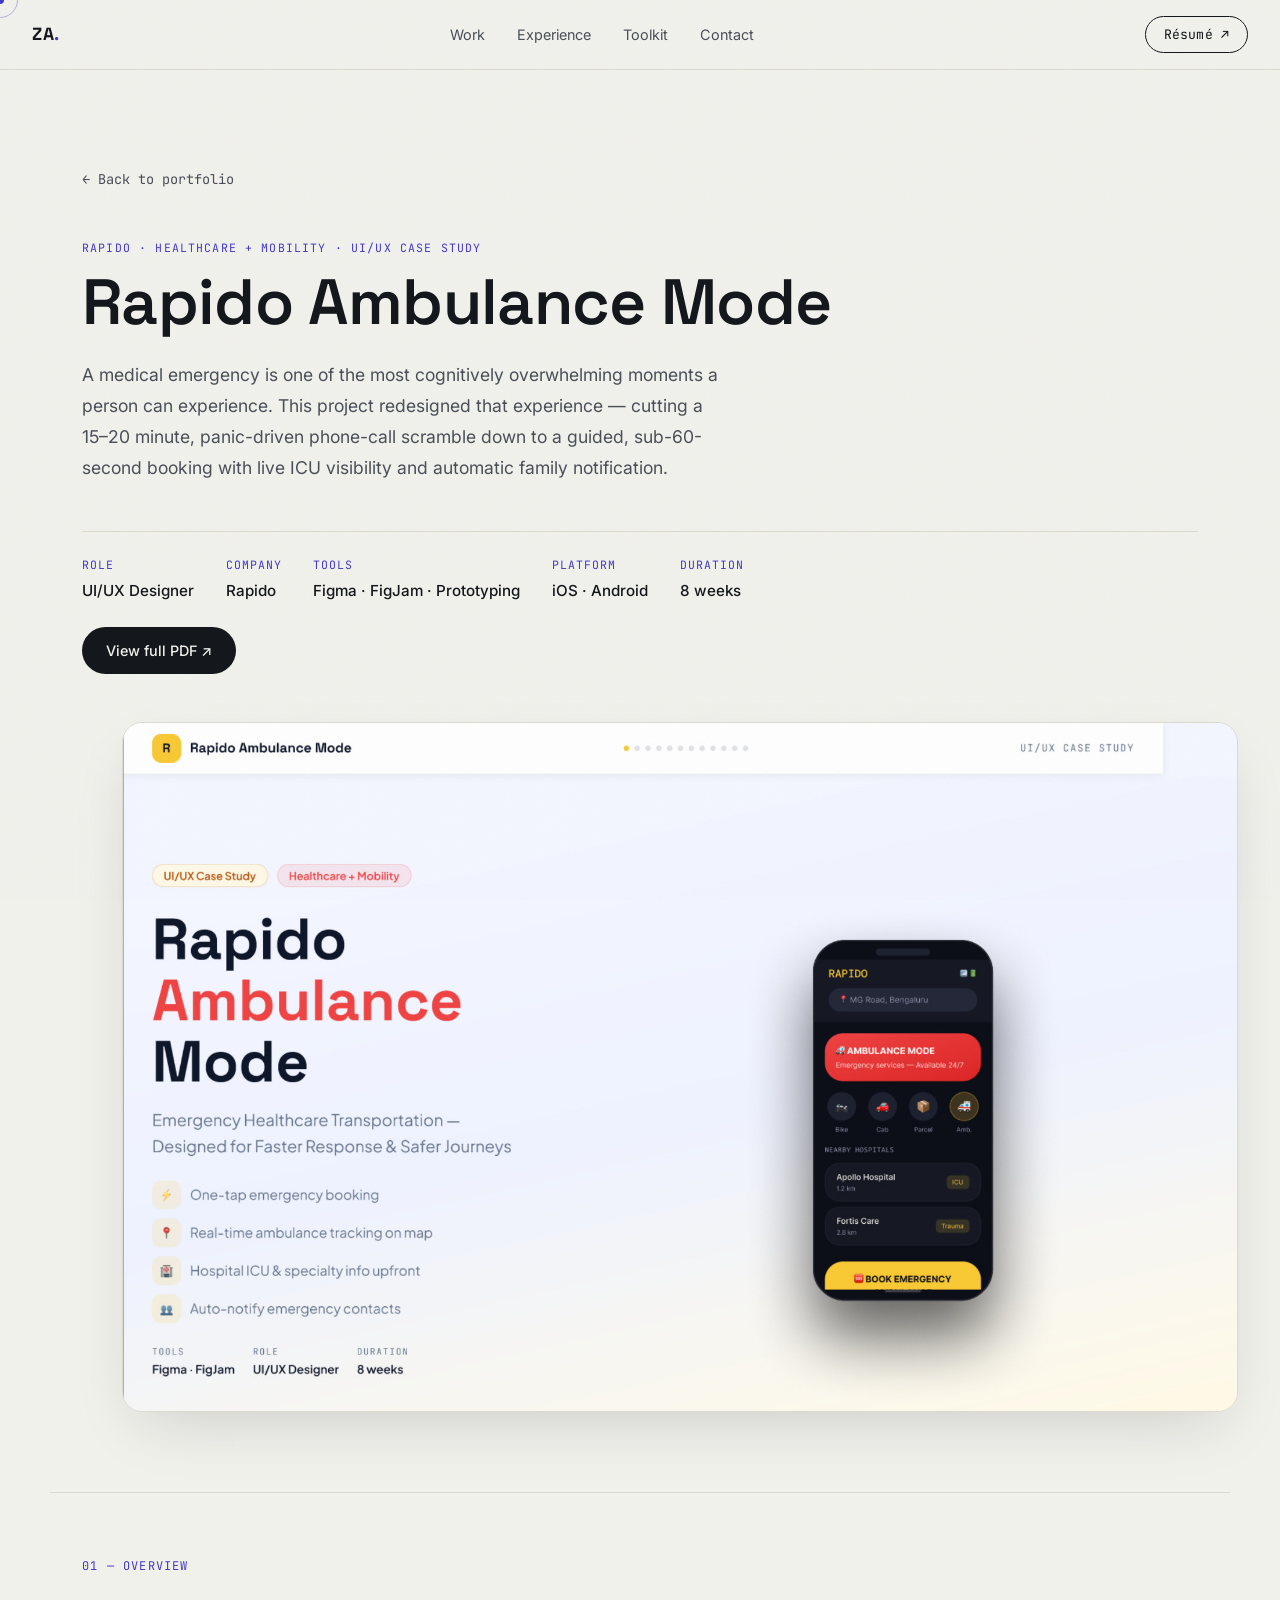
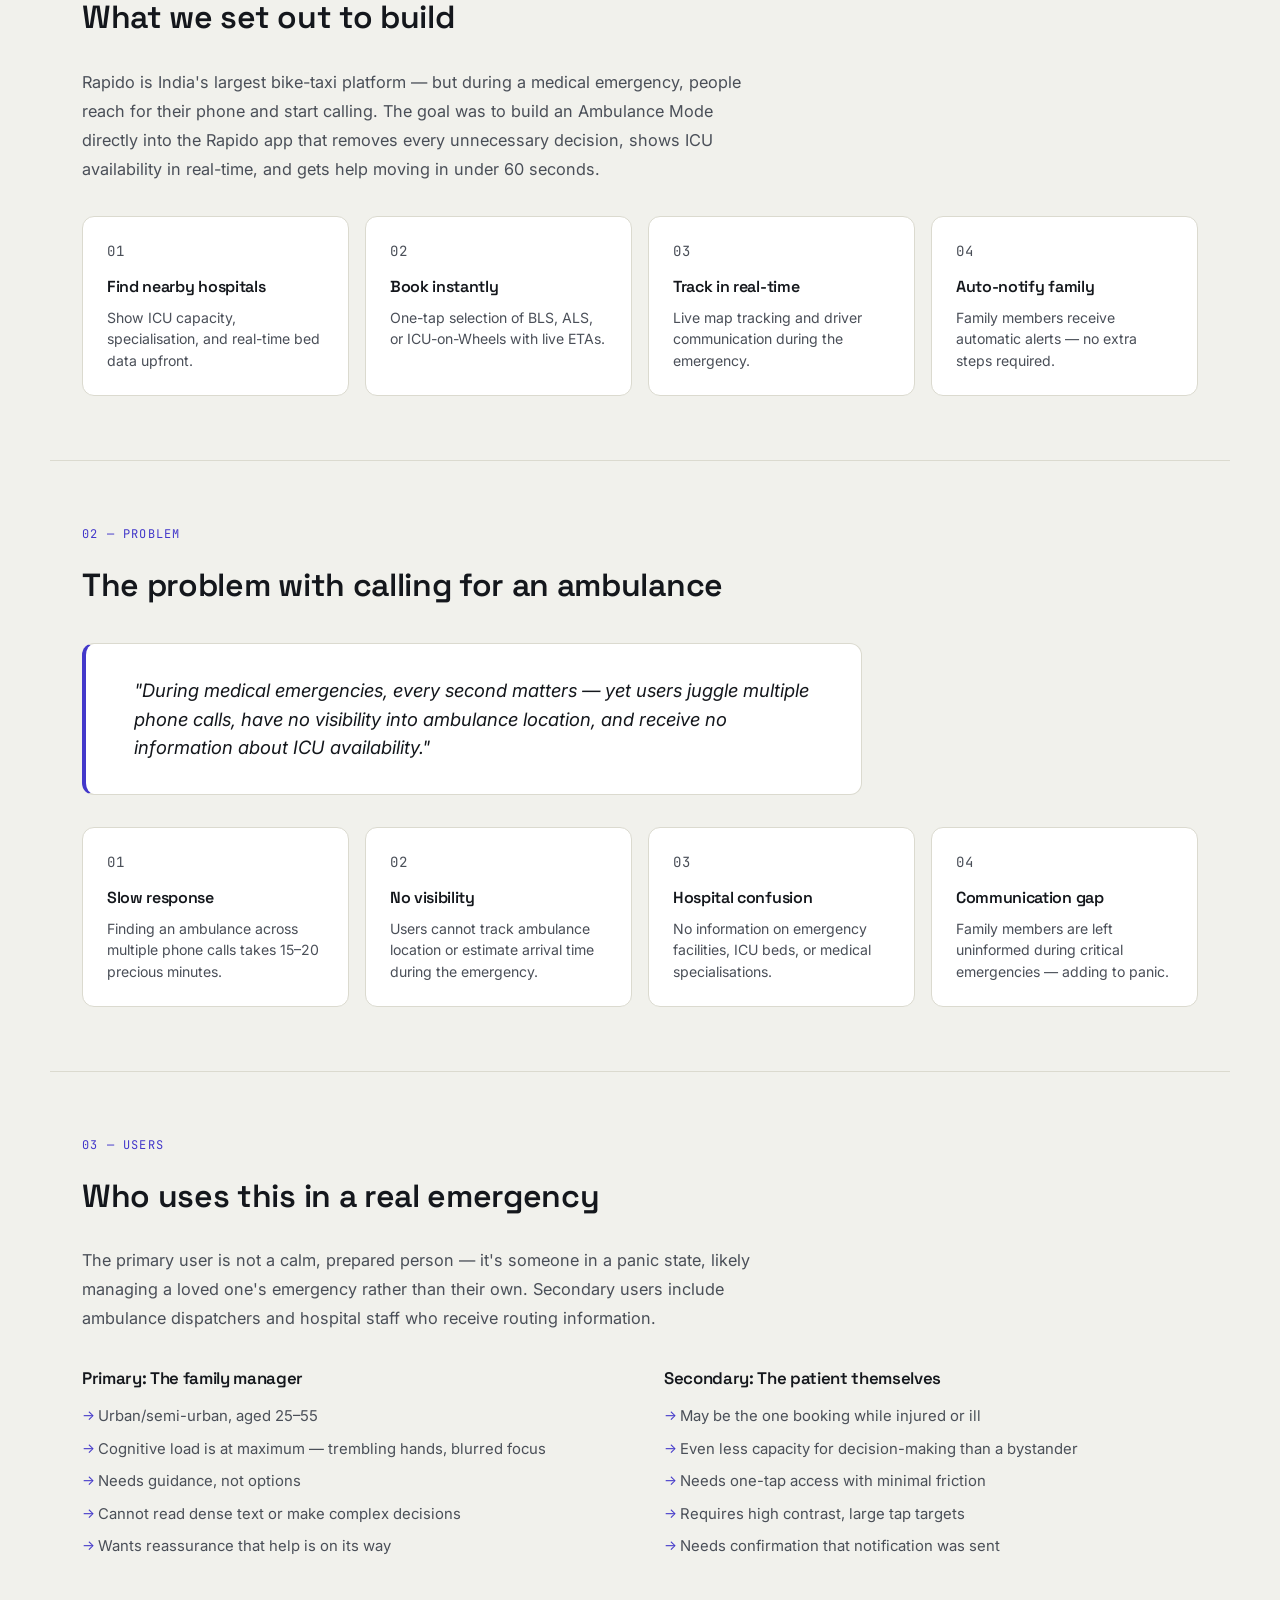
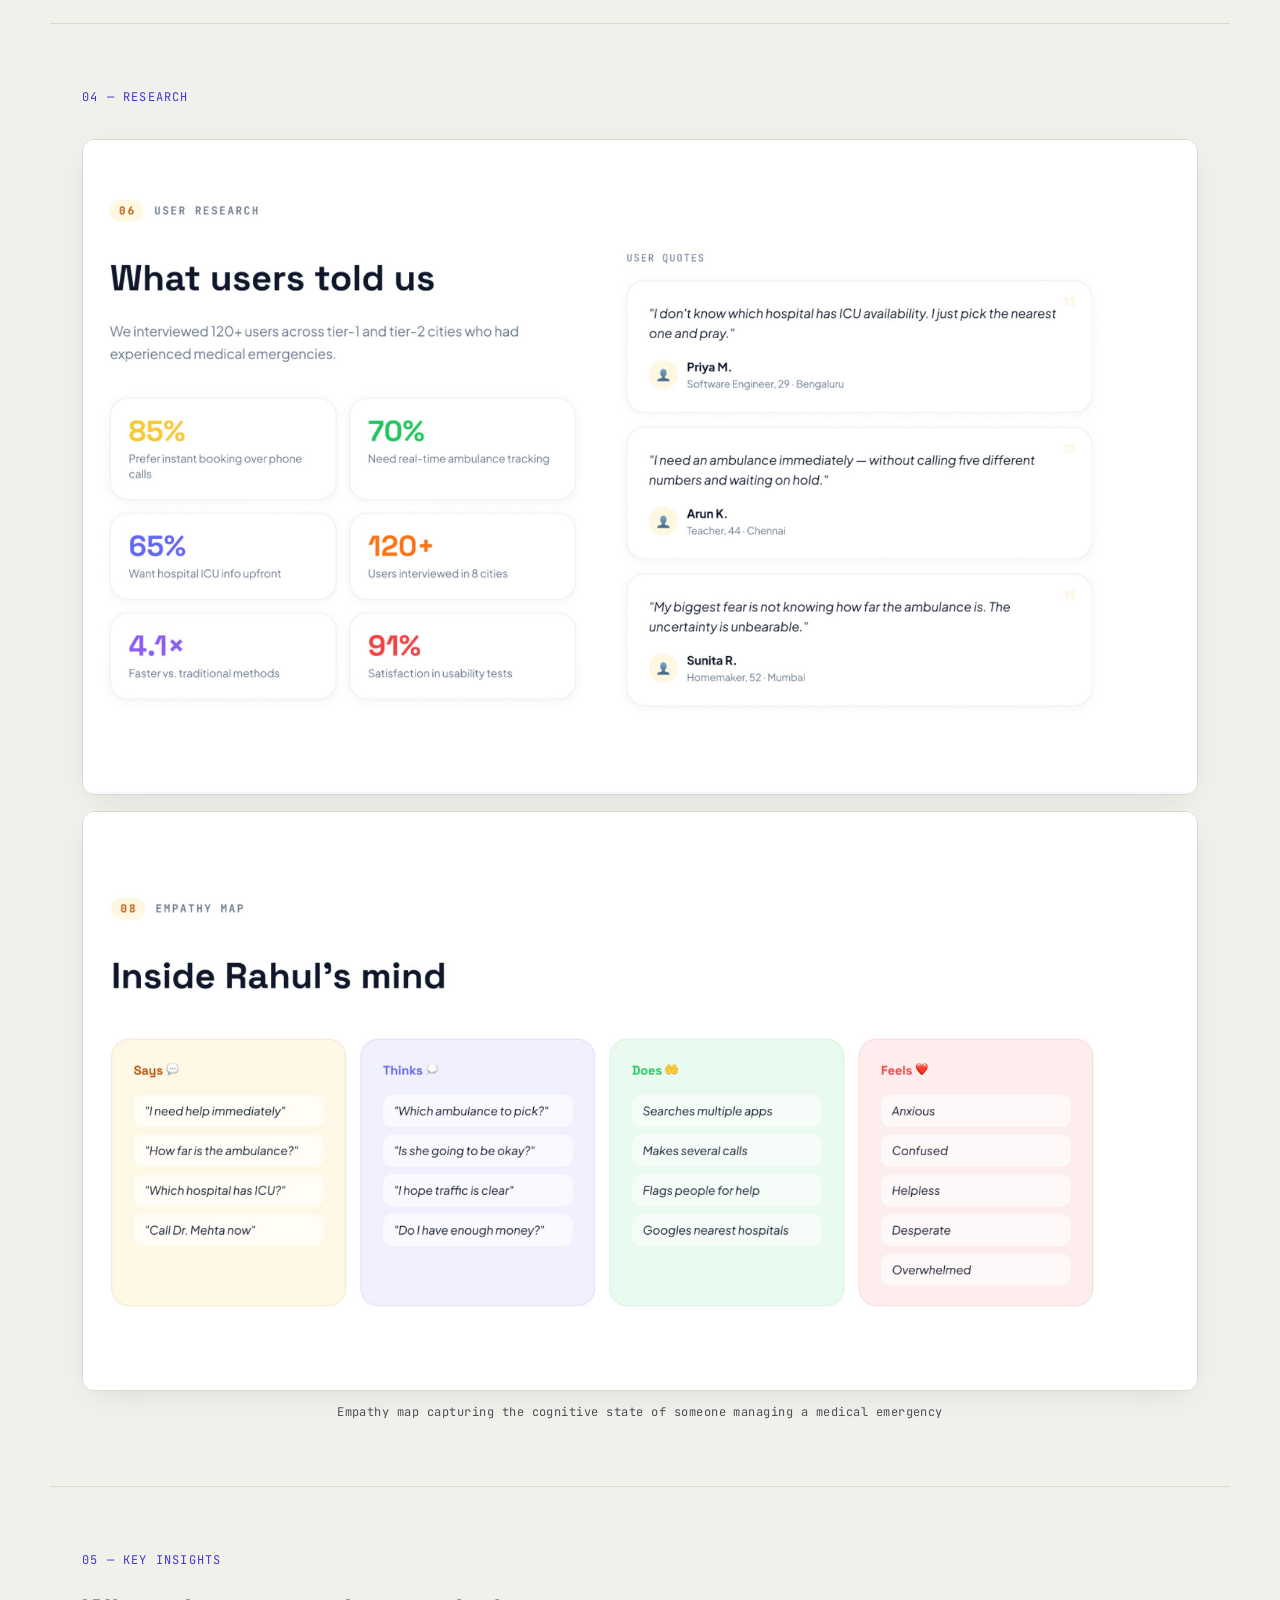
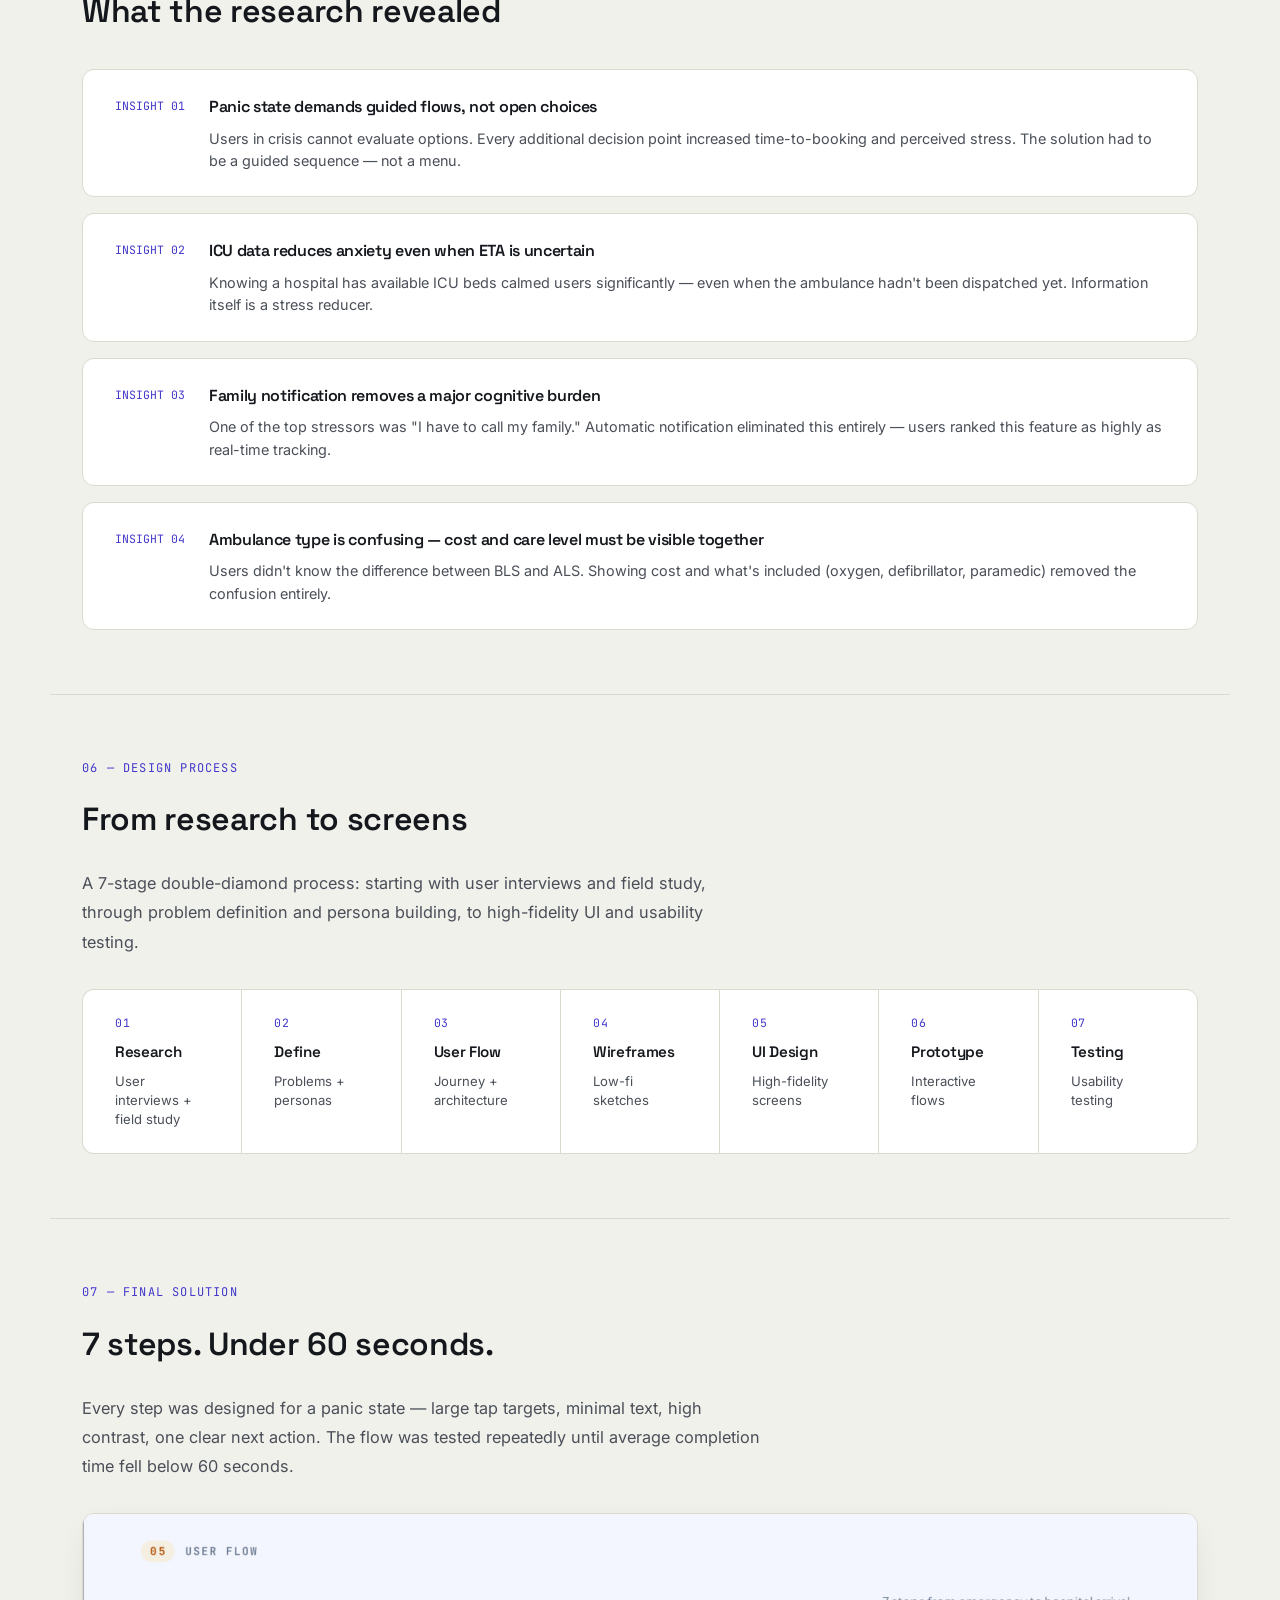
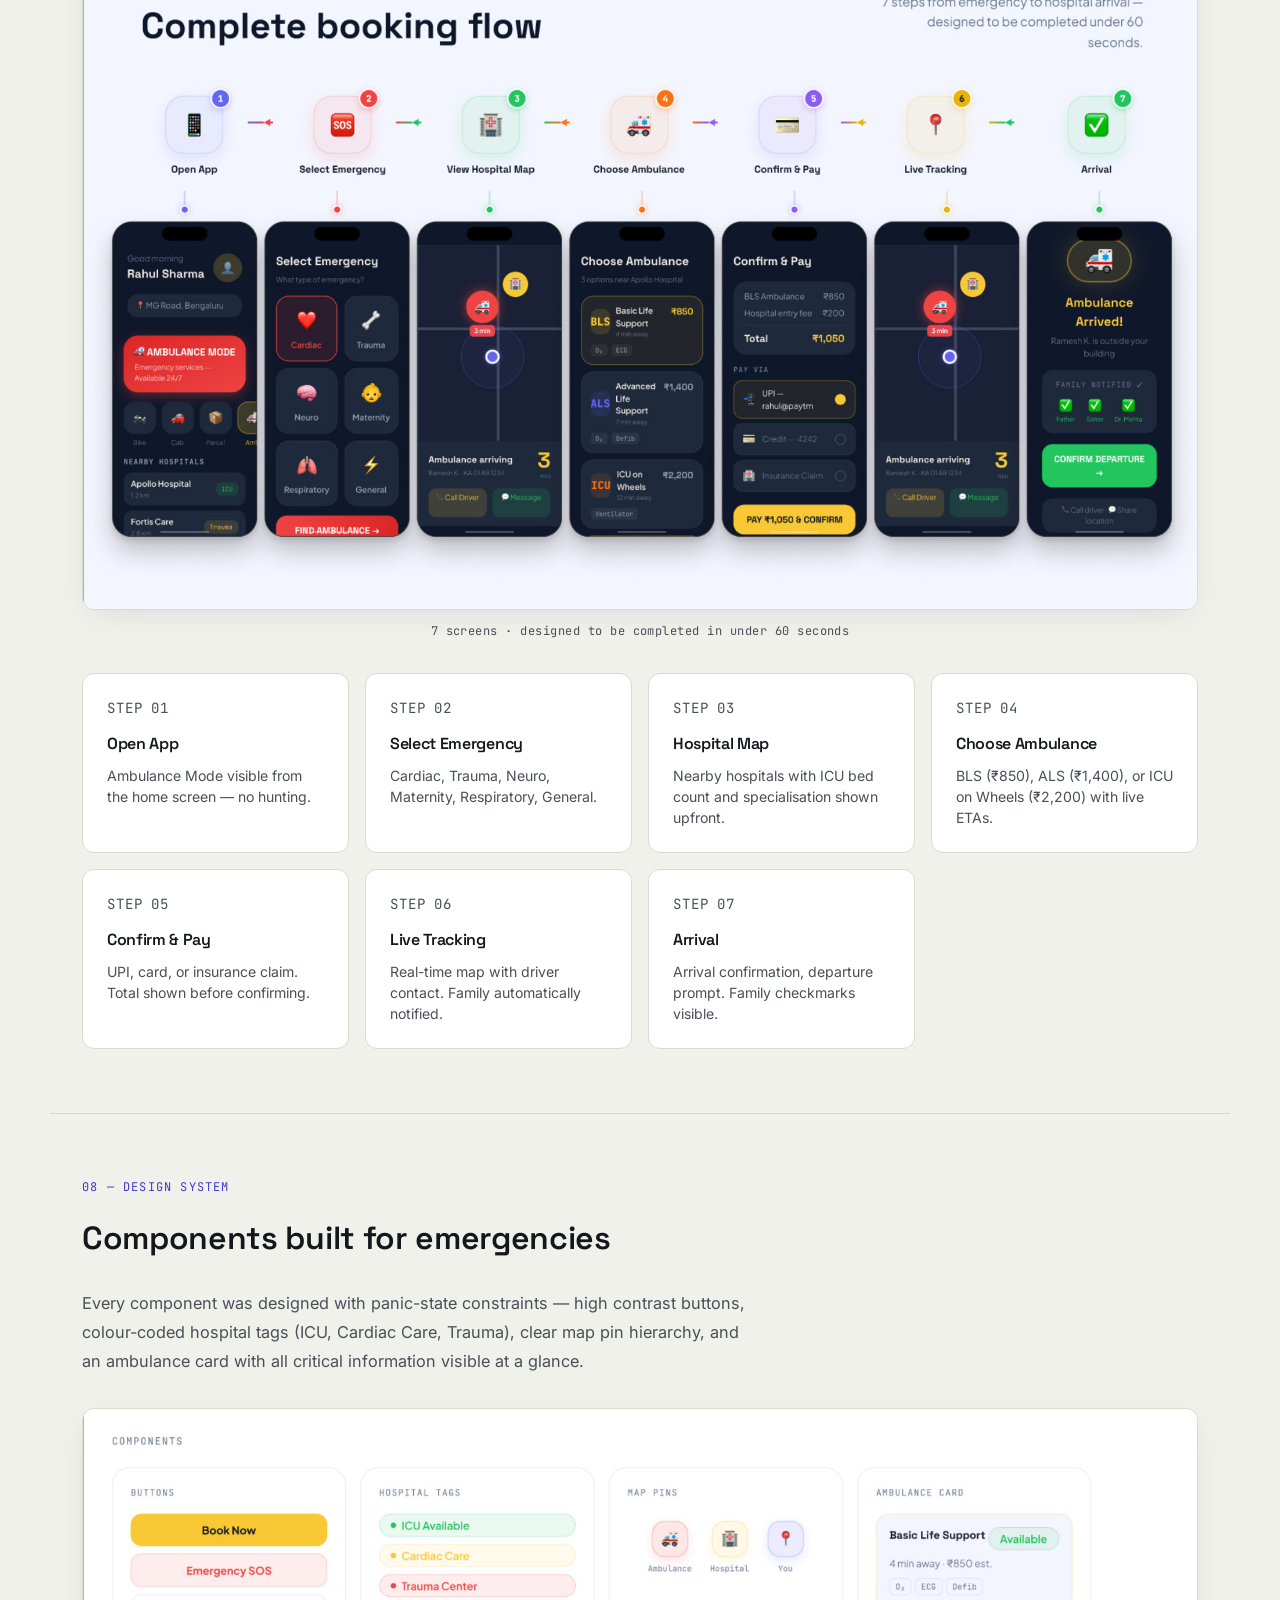
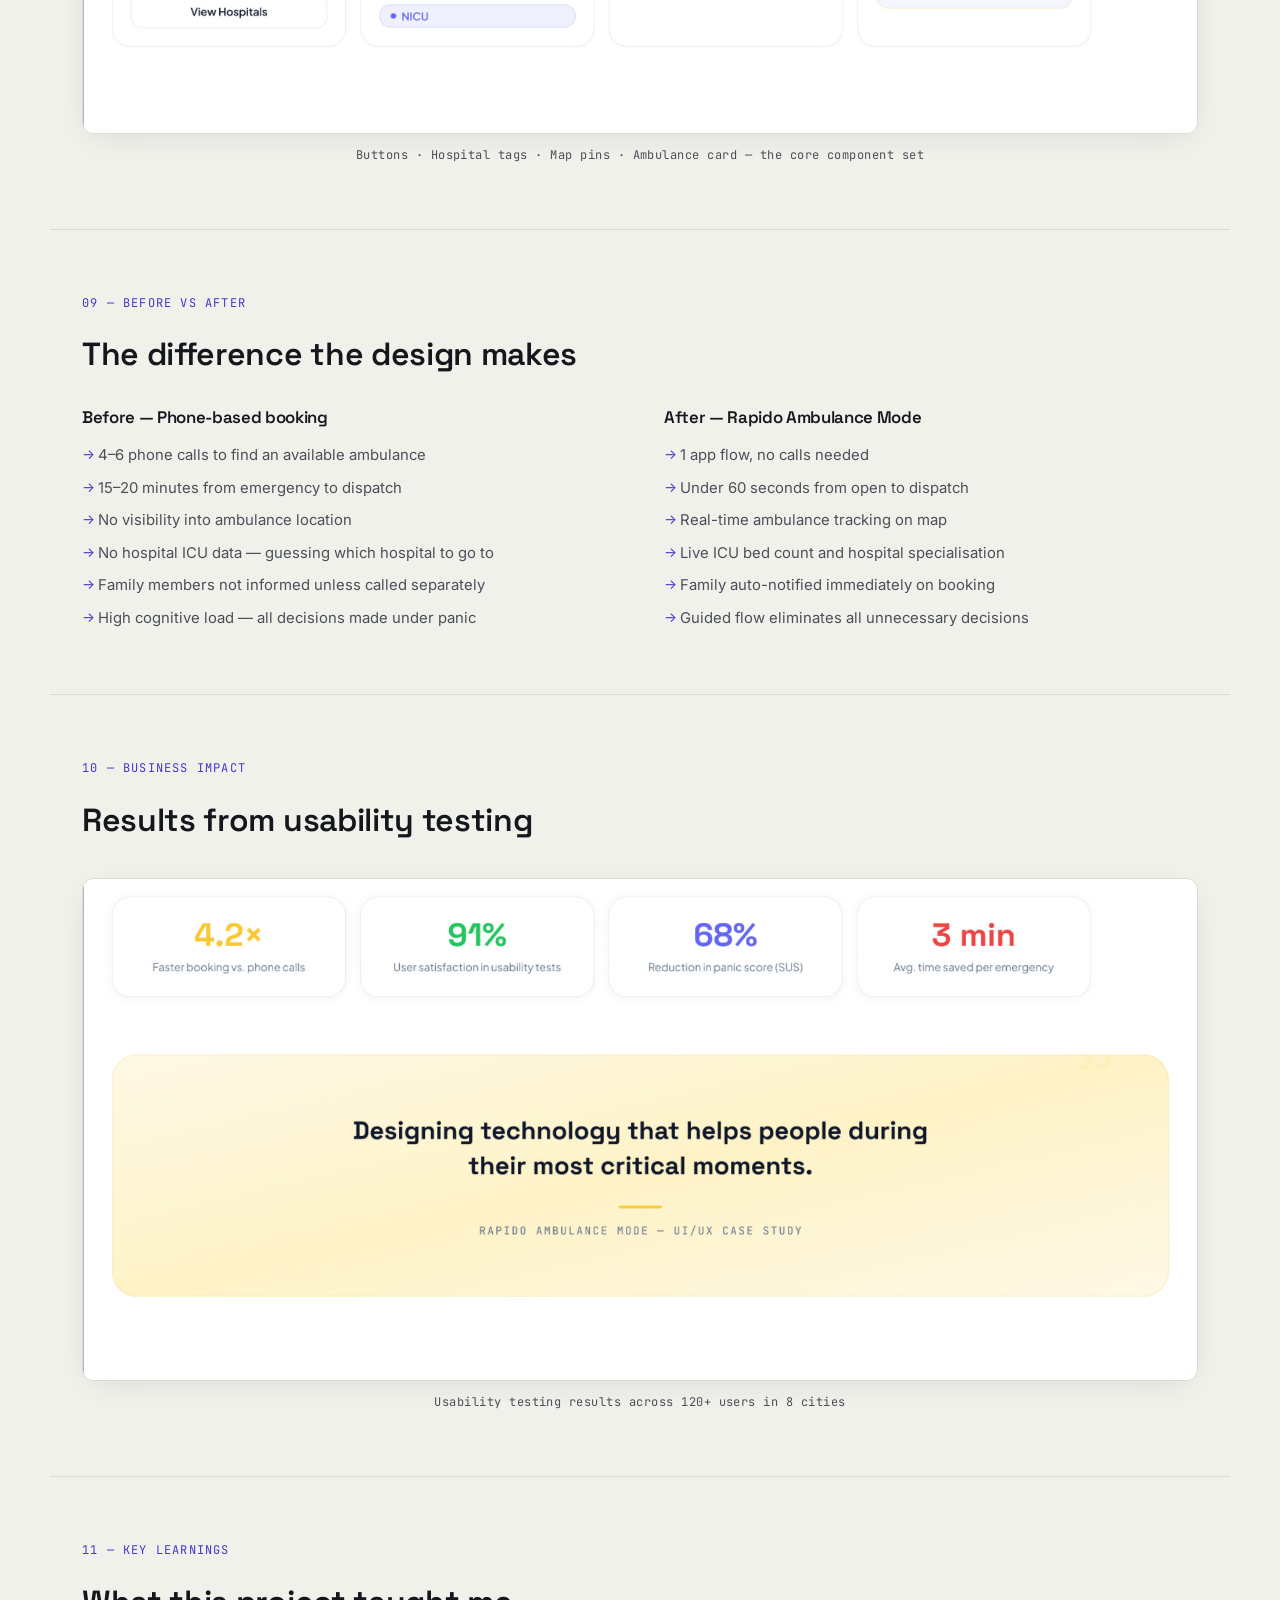
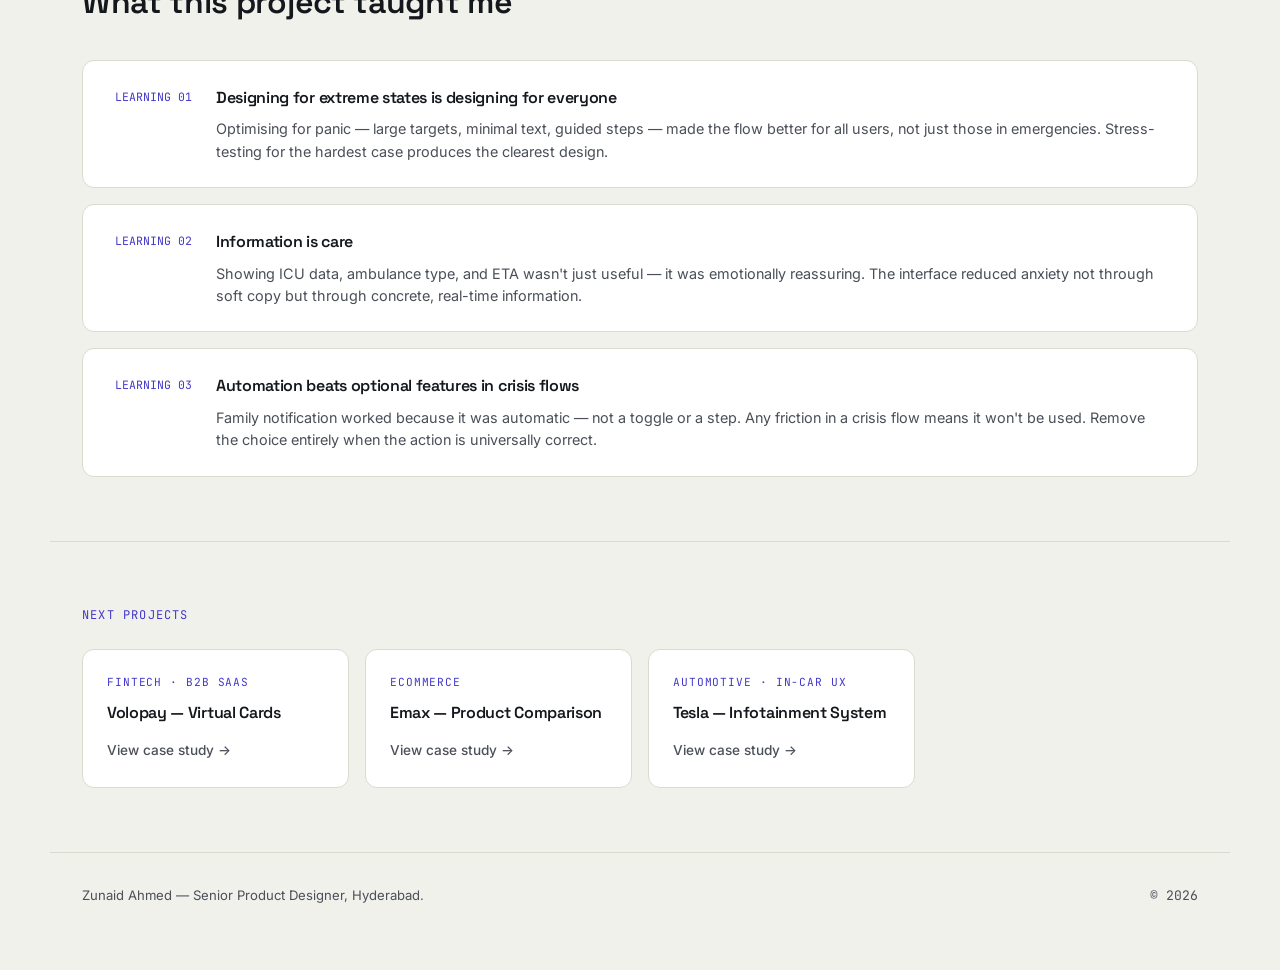
<file: case-studies/rapido-ambulance-mode.html>
<!DOCTYPE html>
<html lang="en">
<head>
<meta charset="UTF-8">
<meta name="viewport" content="width=device-width, initial-scale=1.0">
<title>Rapido Ambulance Mode — Zunaid Ahmed</title>
<meta name="description" content="Designing an emergency ambulance booking flow inside Rapido that cuts a 15–20 min phone scramble to a sub-60-second guided booking with live ICU visibility.">
<meta property="og:type" content="article">
<meta property="og:title" content="Rapido Ambulance Mode — Zunaid Ahmed">
<meta property="og:description" content="Emergency ambulance booking: 4.2× faster than phone calls, 91% satisfaction, 68% panic reduction.">
<meta property="og:image" content="../assets/case-studies/images/rapido-ambulance-mode-thumb-01.jpg">
<meta name="twitter:card" content="summary_large_image">
<meta name="twitter:title" content="Rapido Ambulance Mode — Zunaid Ahmed">
<meta name="twitter:description" content="Emergency ambulance booking: 4.2× faster than phone calls, 91% satisfaction, 68% panic reduction.">
<meta name="twitter:image" content="../assets/case-studies/images/rapido-ambulance-mode-thumb-01.jpg">
<link rel="preconnect" href="https://fonts.googleapis.com">
<link rel="preconnect" href="https://fonts.gstatic.com" crossorigin>
<link href="https://fonts.googleapis.com/css2?family=Space+Grotesk:wght@400;500;600;700&family=Inter:wght@400;500;600&family=JetBrains+Mono:wght@400;500&display=swap" rel="stylesheet">
<link rel="stylesheet" href="../css/site.css">
<link rel="stylesheet" href="../css/case-study.css">
</head>
<body>

<div class="cursor-dot" aria-hidden="true"></div>
<div class="cursor-ring" aria-hidden="true"></div>
<div class="grain" aria-hidden="true"></div>

<header class="topbar" id="topbar">
  <a href="../" class="brand">ZA<span class="brand-dot">.</span></a>
  <nav class="topnav" aria-label="Primary">
    <a href="../#work">Work</a>
    <a href="../#experience">Experience</a>
    <a href="../#system">Toolkit</a>
    <a href="../#contact">Contact</a>
  </nav>
  <a class="topbar-cta" href="../assets/Zunaid_Ahmed_Resume.pdf" target="_blank" rel="noopener">Résumé ↗</a>
  <button class="nav-toggle" id="navToggle" aria-label="Toggle menu" aria-expanded="false">
    <span></span><span></span><span></span>
  </button>
</header>

<main>

  <!-- HERO -->
  <section class="cs-hero">
    <a href="../" class="cs-back"><span class="cs-back-arrow">←</span> Back to portfolio</a>
    <p class="cs-hero-tag">RAPIDO · HEALTHCARE + MOBILITY · UI/UX CASE STUDY</p>
    <h1 class="cs-hero-title">Rapido Ambulance Mode</h1>
    <p class="cs-hero-lede">
      A medical emergency is one of the most cognitively overwhelming moments a person can experience.
      This project redesigned that experience — cutting a 15–20 minute, panic-driven phone-call scramble
      down to a guided, sub-60-second booking with live ICU visibility and automatic family notification.
    </p>
    <div class="cs-meta-row">
      <div class="cs-meta-item">
        <span class="cs-meta-label">ROLE</span>
        <span class="cs-meta-value">UI/UX Designer</span>
      </div>
      <div class="cs-meta-item">
        <span class="cs-meta-label">COMPANY</span>
        <span class="cs-meta-value">Rapido</span>
      </div>
      <div class="cs-meta-item">
        <span class="cs-meta-label">TOOLS</span>
        <span class="cs-meta-value">Figma · FigJam · Prototyping</span>
      </div>
      <div class="cs-meta-item">
        <span class="cs-meta-label">PLATFORM</span>
        <span class="cs-meta-value">iOS · Android</span>
      </div>
      <div class="cs-meta-item">
        <span class="cs-meta-label">DURATION</span>
        <span class="cs-meta-value">8 weeks</span>
      </div>
    </div>
    <a class="cs-pdf-cta" href="../assets/case-studies/rapido-ambulance-mode.pdf" target="_blank" rel="noopener">
      View full PDF ↗
    </a>
    <figure class="cs-img-hero">
      <img src="../assets/case-studies/images/rapido-cover.jpg" alt="Rapido Ambulance Mode — emergency booking screens showing hospital map, ambulance selection, and live tracking">
    </figure>
  </section>

  <!-- 01 OVERVIEW -->
  <section class="cs-section">
    <p class="cs-section-label">01 — OVERVIEW</p>
    <h2 class="cs-section-title">What we set out to build</h2>
    <div class="cs-body">
      <p>
        Rapido is India's largest bike-taxi platform — but during a medical emergency, people reach for their
        phone and start calling. The goal was to build an Ambulance Mode directly into the Rapido app that
        removes every unnecessary decision, shows ICU availability in real-time, and gets help moving in under 60 seconds.
      </p>
    </div>
    <div class="cs-card-grid" style="margin-top: var(--space-6);">
      <div class="cs-card">
        <p class="cs-card-num">01</p>
        <h4>Find nearby hospitals</h4>
        <p>Show ICU capacity, specialisation, and real-time bed data upfront.</p>
      </div>
      <div class="cs-card">
        <p class="cs-card-num">02</p>
        <h4>Book instantly</h4>
        <p>One-tap selection of BLS, ALS, or ICU-on-Wheels with live ETAs.</p>
      </div>
      <div class="cs-card">
        <p class="cs-card-num">03</p>
        <h4>Track in real-time</h4>
        <p>Live map tracking and driver communication during the emergency.</p>
      </div>
      <div class="cs-card">
        <p class="cs-card-num">04</p>
        <h4>Auto-notify family</h4>
        <p>Family members receive automatic alerts — no extra steps required.</p>
      </div>
    </div>
  </section>

  <!-- 02 PROBLEM -->
  <section class="cs-section">
    <p class="cs-section-label">02 — PROBLEM</p>
    <h2 class="cs-section-title">The problem with calling for an ambulance</h2>
    <div class="cs-problem-quote">
      <p>"During medical emergencies, every second matters — yet users juggle multiple phone calls,
      have no visibility into ambulance location, and receive no information about ICU availability."</p>
    </div>
    <div class="cs-card-grid">
      <div class="cs-card">
        <p class="cs-card-num">01</p>
        <h4>Slow response</h4>
        <p>Finding an ambulance across multiple phone calls takes 15–20 precious minutes.</p>
      </div>
      <div class="cs-card">
        <p class="cs-card-num">02</p>
        <h4>No visibility</h4>
        <p>Users cannot track ambulance location or estimate arrival time during the emergency.</p>
      </div>
      <div class="cs-card">
        <p class="cs-card-num">03</p>
        <h4>Hospital confusion</h4>
        <p>No information on emergency facilities, ICU beds, or medical specialisations.</p>
      </div>
      <div class="cs-card">
        <p class="cs-card-num">04</p>
        <h4>Communication gap</h4>
        <p>Family members are left uninformed during critical emergencies — adding to panic.</p>
      </div>
    </div>
  </section>

  <!-- 03 USERS -->
  <section class="cs-section">
    <p class="cs-section-label">03 — USERS</p>
    <h2 class="cs-section-title">Who uses this in a real emergency</h2>
    <div class="cs-body">
      <p>
        The primary user is not a calm, prepared person — it's someone in a panic state, likely managing a
        loved one's emergency rather than their own. Secondary users include ambulance dispatchers and
        hospital staff who receive routing information.
      </p>
    </div>
    <div class="cs-two-col" style="margin-top: var(--space-6);">
      <div class="cs-col">
        <h4>Primary: The family manager</h4>
        <ul>
          <li>Urban/semi-urban, aged 25–55</li>
          <li>Cognitive load is at maximum — trembling hands, blurred focus</li>
          <li>Needs guidance, not options</li>
          <li>Cannot read dense text or make complex decisions</li>
          <li>Wants reassurance that help is on its way</li>
        </ul>
      </div>
      <div class="cs-col">
        <h4>Secondary: The patient themselves</h4>
        <ul>
          <li>May be the one booking while injured or ill</li>
          <li>Even less capacity for decision-making than a bystander</li>
          <li>Needs one-tap access with minimal friction</li>
          <li>Requires high contrast, large tap targets</li>
          <li>Needs confirmation that notification was sent</li>
        </ul>
      </div>
    </div>
  </section>

  <!-- 04 RESEARCH -->
  <section class="cs-section">
    <p class="cs-section-label">04 — RESEARCH</p>
    
    <div class="cs-img-block">
      <img src="../assets/case-studies/images/rapido-research.jpg" alt="Research findings — 85% prefer instant booking, 70% need real-time tracking, 65% want hospital ICU info, with user quotes">
    </div>
    <div class="cs-img-block" style="margin-top: var(--space-4);">
      <img src="../assets/case-studies/images/rapido-empathy.jpg" alt="Empathy map — Says, Thinks, Does, Feels quadrants showing panic state during a medical emergency">
    </div>
    <p class="cs-img-caption">Empathy map capturing the cognitive state of someone managing a medical emergency</p>
  </section>

  <!-- 05 KEY INSIGHTS -->
  <section class="cs-section">
    <p class="cs-section-label">05 — KEY INSIGHTS</p>
    <h2 class="cs-section-title">What the research revealed</h2>
    <div class="cs-heuristic-list">
      <div class="cs-heuristic-item">
        <span class="cs-heuristic-num">INSIGHT 01</span>
        <div>
          <h4>Panic state demands guided flows, not open choices</h4>
          <p>Users in crisis cannot evaluate options. Every additional decision point increased time-to-booking and perceived stress. The solution had to be a guided sequence — not a menu.</p>
        </div>
      </div>
      <div class="cs-heuristic-item">
        <span class="cs-heuristic-num">INSIGHT 02</span>
        <div>
          <h4>ICU data reduces anxiety even when ETA is uncertain</h4>
          <p>Knowing a hospital has available ICU beds calmed users significantly — even when the ambulance hadn't been dispatched yet. Information itself is a stress reducer.</p>
        </div>
      </div>
      <div class="cs-heuristic-item">
        <span class="cs-heuristic-num">INSIGHT 03</span>
        <div>
          <h4>Family notification removes a major cognitive burden</h4>
          <p>One of the top stressors was "I have to call my family." Automatic notification eliminated this entirely — users ranked this feature as highly as real-time tracking.</p>
        </div>
      </div>
      <div class="cs-heuristic-item">
        <span class="cs-heuristic-num">INSIGHT 04</span>
        <div>
          <h4>Ambulance type is confusing — cost and care level must be visible together</h4>
          <p>Users didn't know the difference between BLS and ALS. Showing cost and what's included (oxygen, defibrillator, paramedic) removed the confusion entirely.</p>
        </div>
      </div>
    </div>
  </section>

  <!-- 06 DESIGN PROCESS -->
  <section class="cs-section">
    <p class="cs-section-label">06 — DESIGN PROCESS</p>
    <h2 class="cs-section-title">From research to screens</h2>
    <div class="cs-body">
      <p>
        A 7-stage double-diamond process: starting with user interviews and field study,
        through problem definition and persona building, to high-fidelity UI and usability testing.
      </p>
    </div>
    <div class="cs-process-steps">
      <div class="cs-step">
        <span class="cs-step-num">01</span>
        <h4>Research</h4>
        <p>User interviews + field study</p>
      </div>
      <div class="cs-step">
        <span class="cs-step-num">02</span>
        <h4>Define</h4>
        <p>Problems + personas</p>
      </div>
      <div class="cs-step">
        <span class="cs-step-num">03</span>
        <h4>User Flow</h4>
        <p>Journey + architecture</p>
      </div>
      <div class="cs-step">
        <span class="cs-step-num">04</span>
        <h4>Wireframes</h4>
        <p>Low-fi sketches</p>
      </div>
      <div class="cs-step">
        <span class="cs-step-num">05</span>
        <h4>UI Design</h4>
        <p>High-fidelity screens</p>
      </div>
      <div class="cs-step">
        <span class="cs-step-num">06</span>
        <h4>Prototype</h4>
        <p>Interactive flows</p>
      </div>
      <div class="cs-step">
        <span class="cs-step-num">07</span>
        <h4>Testing</h4>
        <p>Usability testing</p>
      </div>
    </div>
  </section>

  <!-- 07 FINAL SOLUTION -->
  <section class="cs-section">
    <p class="cs-section-label">07 — FINAL SOLUTION</p>
    <h2 class="cs-section-title">7 steps. Under 60 seconds.</h2>
    <div class="cs-body">
      <p>
        Every step was designed for a panic state — large tap targets, minimal text, high contrast, one clear
        next action. The flow was tested repeatedly until average completion time fell below 60 seconds.
      </p>
    </div>
    <div class="cs-img-block">
      <img src="../assets/case-studies/images/rapido-flow.jpg" alt="Complete 7-step booking flow: Open App → Select Emergency → View Hospital Map → Choose Ambulance → Confirm & Pay → Live Tracking → Arrival">
    </div>
    <p class="cs-img-caption">7 screens · designed to be completed in under 60 seconds</p>
    <div class="cs-card-grid" style="margin-top: var(--space-6);">
      <div class="cs-card">
        <p class="cs-card-num">STEP 01</p>
        <h4>Open App</h4>
        <p>Ambulance Mode visible from the home screen — no hunting.</p>
      </div>
      <div class="cs-card">
        <p class="cs-card-num">STEP 02</p>
        <h4>Select Emergency</h4>
        <p>Cardiac, Trauma, Neuro, Maternity, Respiratory, General.</p>
      </div>
      <div class="cs-card">
        <p class="cs-card-num">STEP 03</p>
        <h4>Hospital Map</h4>
        <p>Nearby hospitals with ICU bed count and specialisation shown upfront.</p>
      </div>
      <div class="cs-card">
        <p class="cs-card-num">STEP 04</p>
        <h4>Choose Ambulance</h4>
        <p>BLS (₹850), ALS (₹1,400), or ICU on Wheels (₹2,200) with live ETAs.</p>
      </div>
      <div class="cs-card">
        <p class="cs-card-num">STEP 05</p>
        <h4>Confirm &amp; Pay</h4>
        <p>UPI, card, or insurance claim. Total shown before confirming.</p>
      </div>
      <div class="cs-card">
        <p class="cs-card-num">STEP 06</p>
        <h4>Live Tracking</h4>
        <p>Real-time map with driver contact. Family automatically notified.</p>
      </div>
      <div class="cs-card">
        <p class="cs-card-num">STEP 07</p>
        <h4>Arrival</h4>
        <p>Arrival confirmation, departure prompt. Family checkmarks visible.</p>
      </div>
    </div>
  </section>

  <!-- 08 DESIGN SYSTEM -->
  <section class="cs-section">
    <p class="cs-section-label">08 — DESIGN SYSTEM</p>
    <h2 class="cs-section-title">Components built for emergencies</h2>
    <div class="cs-body">
      <p>
        Every component was designed with panic-state constraints — high contrast buttons, colour-coded
        hospital tags (ICU, Cardiac Care, Trauma), clear map pin hierarchy, and an ambulance card with
        all critical information visible at a glance.
      </p>
    </div>
    <div class="cs-img-block">
      <img src="../assets/case-studies/images/rapido-components.jpg" alt="Design system: Book Now button, Emergency SOS button, hospital tags, map pins, and ambulance card components">
    </div>
    <p class="cs-img-caption">Buttons · Hospital tags · Map pins · Ambulance card — the core component set</p>
  </section>

  <!-- 09 BEFORE VS AFTER -->
  <section class="cs-section">
    <p class="cs-section-label">09 — BEFORE VS AFTER</p>
    <h2 class="cs-section-title">The difference the design makes</h2>
    <div class="cs-two-col">
      <div class="cs-col">
        <h4>Before — Phone-based booking</h4>
        <ul>
          <li>4–6 phone calls to find an available ambulance</li>
          <li>15–20 minutes from emergency to dispatch</li>
          <li>No visibility into ambulance location</li>
          <li>No hospital ICU data — guessing which hospital to go to</li>
          <li>Family members not informed unless called separately</li>
          <li>High cognitive load — all decisions made under panic</li>
        </ul>
      </div>
      <div class="cs-col">
        <h4>After — Rapido Ambulance Mode</h4>
        <ul>
          <li>1 app flow, no calls needed</li>
          <li>Under 60 seconds from open to dispatch</li>
          <li>Real-time ambulance tracking on map</li>
          <li>Live ICU bed count and hospital specialisation</li>
          <li>Family auto-notified immediately on booking</li>
          <li>Guided flow eliminates all unnecessary decisions</li>
        </ul>
      </div>
    </div>
  </section>

  <!-- 10 BUSINESS IMPACT -->
  <section class="cs-section">
    <p class="cs-section-label">10 — BUSINESS IMPACT</p>
    <h2 class="cs-section-title">Results from usability testing</h2>
    
    <div class="cs-img-block" style="margin-top: var(--space-6);">
      <img src="../assets/case-studies/images/rapido-results.jpg" alt="Outcome metrics: 4.2× faster booking, 91% satisfaction, 68% panic reduction, 3 min time saved">
    </div>
    <p class="cs-img-caption">Usability testing results across 120+ users in 8 cities</p>
  </section>

  <!-- 11 KEY LEARNINGS -->
  <section class="cs-section">
    <p class="cs-section-label">11 — KEY LEARNINGS</p>
    <h2 class="cs-section-title">What this project taught me</h2>
    <div class="cs-heuristic-list">
      <div class="cs-heuristic-item">
        <span class="cs-heuristic-num">LEARNING 01</span>
        <div>
          <h4>Designing for extreme states is designing for everyone</h4>
          <p>Optimising for panic — large targets, minimal text, guided steps — made the flow better for all users, not just those in emergencies. Stress-testing for the hardest case produces the clearest design.</p>
        </div>
      </div>
      <div class="cs-heuristic-item">
        <span class="cs-heuristic-num">LEARNING 02</span>
        <div>
          <h4>Information is care</h4>
          <p>Showing ICU data, ambulance type, and ETA wasn't just useful — it was emotionally reassuring. The interface reduced anxiety not through soft copy but through concrete, real-time information.</p>
        </div>
      </div>
      <div class="cs-heuristic-item">
        <span class="cs-heuristic-num">LEARNING 03</span>
        <div>
          <h4>Automation beats optional features in crisis flows</h4>
          <p>Family notification worked because it was automatic — not a toggle or a step. Any friction in a crisis flow means it won't be used. Remove the choice entirely when the action is universally correct.</p>
        </div>
      </div>
    </div>
    
  </section>

</main>

<!-- 12 NEXT PROJECT -->
<nav class="cs-next" aria-label="More case studies">
  <p class="cs-next-title">NEXT PROJECTS</p>
  <div class="cs-next-grid">
    <a href="volopay-virtual-cards.html" class="cs-next-card">
      <p class="cs-next-card-tag">FINTECH · B2B SAAS</p>
      <h4>Volopay — Virtual Cards</h4>
      <span class="cs-next-card-link">View case study →</span>
    </a>
    <a href="emax-product-comparison.html" class="cs-next-card">
      <p class="cs-next-card-tag">ECOMMERCE</p>
      <h4>Emax — Product Comparison</h4>
      <span class="cs-next-card-link">View case study →</span>
    </a>
    <a href="tesla-infotainment.html" class="cs-next-card">
      <p class="cs-next-card-tag">AUTOMOTIVE · IN-CAR UX</p>
      <h4>Tesla — Infotainment System</h4>
      <span class="cs-next-card-link">View case study →</span>
    </a>
  </div>
</nav>

<footer class="site-footer">
  <p>Zunaid Ahmed — Senior Product Designer, Hyderabad.</p>
  <p class="mono">© <span id="year"></span></p>
</footer>

<button class="back-to-top" id="backToTop" aria-label="Back to top">↑</button>

<script src="../js/site.js"></script>
</body>
</html>
</file>
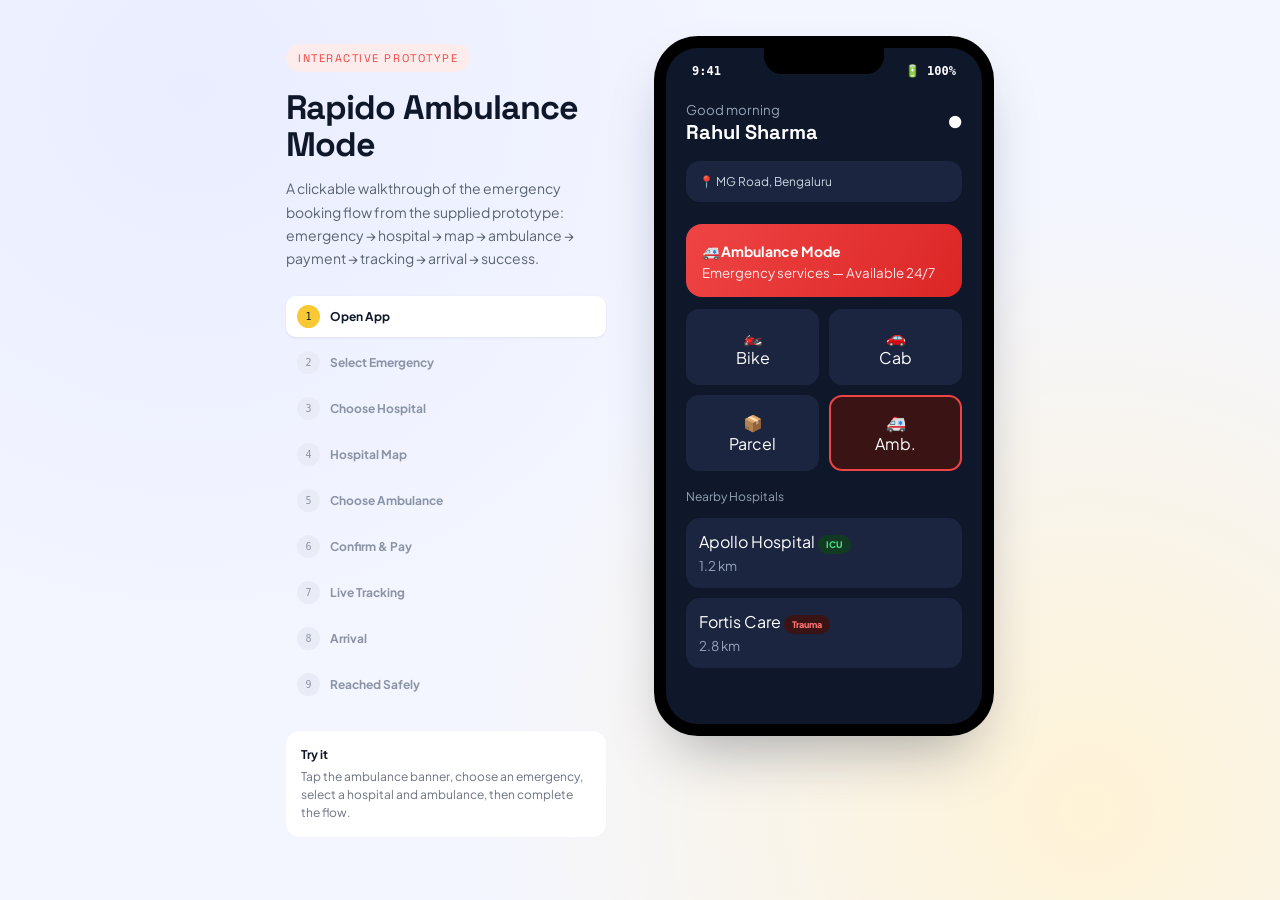
<file: case-studies/rapido-ambulance-prototype.html>
<!doctype html><html lang="en"><head><meta charset="utf-8"><meta name="viewport" content="width=device-width,initial-scale=1"><title>Rapido Ambulance Mode — Interactive Prototype</title><link rel="preconnect" href="https://fonts.googleapis.com"><link href="https://fonts.googleapis.com/css2?family=Space+Grotesk:wght@500;600;700&family=Plus+Jakarta+Sans:wght@400;500;600;700;800&display=swap" rel="stylesheet"><style>:root{--yellow:#f9c935;--dark:#0f172a;--panel:#141b2e;--panel2:#1b2540;--bg:#f4f6ff;--red:#ef4444;--green:#22c55e;--indigo:#6366f1}*{box-sizing:border-box}body{margin:0;background:radial-gradient(circle at 15% 10%,#e9edff,transparent 45%),radial-gradient(circle at 85% 90%,#fff3d6,transparent 45%),var(--bg);font-family:'Plus Jakarta Sans',sans-serif;color:var(--dark);min-height:100vh;padding:36px 16px}.stage{display:flex;gap:48px;align-items:flex-start;flex-wrap:wrap;justify-content:center;max-width:1100px;margin:auto}.intro{width:320px;padding-top:8px}.eyebrow{display:inline-flex;gap:8px;font:11px 'Space Grotesk';letter-spacing:.14em;text-transform:uppercase;color:var(--red);background:#fdecec;padding:7px 12px;border-radius:999px}.intro h1{font:700 34px/1.08 'Space Grotesk';letter-spacing:-.03em;margin:18px 0 14px}.intro p{color:#5b6472;font-size:14px;line-height:1.65}.steps{display:grid;gap:5px;margin:26px 0}.step{display:flex;gap:10px;align-items:center;padding:9px 11px;border-radius:10px;color:#8b94a6;font-size:12px;font-weight:700;cursor:pointer}.step.active{background:#fff;color:var(--dark);box-shadow:0 1px 3px #0f172a12}.num{width:23px;height:23px;border-radius:50%;display:grid;place-items:center;background:#e9ecf6;font:10px monospace}.step.active .num{background:var(--yellow)}.phone{width:340px;height:700px;background:#000;border-radius:44px;padding:12px;box-shadow:0 30px 60px -20px #0f172a59;position:relative}.notch{position:absolute;z-index:3;top:12px;left:50%;transform:translateX(-50%);width:120px;height:26px;background:#000;border-radius:0 0 18px 18px}.screen{height:100%;background:var(--dark);border-radius:32px;overflow:hidden;color:#fff}.status{display:flex;justify-content:space-between;padding:16px 26px 6px;font:700 12px monospace}.screens{height:calc(100% - 34px);position:relative}.view{position:absolute;inset:0;padding:14px 20px 20px;display:flex;flex-direction:column;opacity:0;pointer-events:none;transform:translateX(16px);transition:.25s;overflow:auto}.view.active{opacity:1;pointer-events:auto;transform:none}.top{display:flex;justify-content:space-between;align-items:center;margin-bottom:16px}.back{width:34px;height:34px;border:0;border-radius:10px;background:var(--panel2);color:#fff;font-size:18px}.title{font:600 17px 'Space Grotesk'}.loc,.card,.option,.pay{background:var(--panel2);border-radius:14px;padding:13px;margin-bottom:10px}.loc{font-size:12px;color:#cbd5e1}.banner{background:linear-gradient(120deg,#ef4444,#dc2626);padding:16px;border-radius:16px;margin:12px 0;cursor:pointer}.banner strong{font-size:14px}.banner small{display:block;margin-top:3px;opacity:.9}.grid{display:grid;grid-template-columns:1fr 1fr;gap:10px}.choice{background:var(--panel2);padding:15px;border-radius:13px;text-align:center;cursor:pointer;border:2px solid transparent}.choice.selected{border-color:var(--red);background:#3a1414}.sub{color:#94a3b8;font-size:12px;margin:0 0 14px}.grow{flex:1}.cta{border:0;background:var(--yellow);color:var(--dark);padding:14px;border-radius:13px;font-weight:800;font-size:13px;cursor:pointer;width:100%}.cta:disabled{opacity:.35}.tag{display:inline-block;padding:4px 8px;border-radius:999px;font-size:9px;font-weight:800;background:#123a22;color:#4ade80}.map{min-height:220px;flex:1;background:linear-gradient(#1b2540 1px,transparent 1px) 0 0/28px 28px,linear-gradient(90deg,#1b2540 1px,transparent 1px) 0 0/28px 28px,#101728;border-radius:16px;position:relative}.pin{position:absolute;width:34px;height:34px;border-radius:50%;display:grid;place-items:center}.pin.a{left:28%;top:30%;background:var(--red)}.pin.h{left:67%;top:26%;background:var(--yellow)}.pin.y{left:50%;top:65%;background:var(--indigo)}.price{color:var(--yellow);font-weight:800;float:right}.option{border:2px solid transparent;cursor:pointer}.option.selected{border-color:var(--yellow)}.chips{display:flex;gap:6px;margin-top:9px}.chip{background:#ffffff0f;color:#cbd5e1;padding:4px 7px;border-radius:6px;font-size:9px}.center{flex:1;display:flex;flex-direction:column;justify-content:center;align-items:center;text-align:center}.big{font-size:42px;margin-bottom:16px}.center h2{font:600 21px 'Space Grotesk';margin:0 0 7px}.center p{color:#94a3b8;font-size:12px;max-width:230px}.hint{background:#fff;padding:15px;border-radius:14px;color:#6b7280;font-size:12px;line-height:1.5}.hint strong{display:block;color:var(--dark);margin-bottom:4px}</style></head><body><div class="stage"><aside class="intro"><span class="eyebrow">Interactive Prototype</span><h1>Rapido Ambulance Mode</h1><p>A clickable walkthrough of the emergency booking flow from the supplied prototype: emergency → hospital → map → ambulance → payment → tracking → arrival → success.</p><div class="steps" id="steps"></div><div class="hint"><strong>Try it</strong>Tap the ambulance banner, choose an emergency, select a hospital and ambulance, then complete the flow.</div></aside><div class="phone"><div class="notch"></div><div class="screen"><div class="status"><span>9:41</span><span>🔋 100%</span></div><div class="screens" id="screens"></div></div></div></div><script>const screens=[['home','Open App',`<div class="top"><div><small style="color:#94a3b8">Good morning</small><div style="font:700 20px 'Space Grotesk'">Rahul Sharma</div></div><div>●</div></div><div class="loc">📍 MG Road, Bengaluru</div><div class="banner" onclick="go(1)"><strong>🚑 Ambulance Mode</strong><small>Emergency services — Available 24/7</small></div><div class="grid"><div class="choice">🏍️<br>Bike</div><div class="choice">🚗<br>Cab</div><div class="choice">📦<br>Parcel</div><div class="choice selected">🚑<br>Amb.</div></div><p class="sub" style="margin-top:18px">Nearby Hospitals</p><div class="card">Apollo Hospital <span class="tag">ICU</span><br><small style="color:#94a3b8">1.2 km</small></div><div class="card">Fortis Care <span class="tag" style="background:#3a1414;color:#f87171">Trauma</span><br><small style="color:#94a3b8">2.8 km</small></div>`],['emergency','Select Emergency',`<div class="top"><button class="back" onclick="go(0)">‹</button><span class="title">Select Emergency</span><span></span></div><p class="sub">What type of emergency?</p><div class="grid" id="emg"><div class="choice">❤️<br>Cardiac</div><div class="choice">🦴<br>Trauma</div><div class="choice">🧠<br>Neuro</div><div class="choice">👶<br>Maternity</div><div class="choice">🫁<br>Respiratory</div><div class="choice">⚡<br>General</div></div><div class="grow"></div><button class="cta" id="find" disabled onclick="go(2)">Find Ambulance →</button>`],['hospitals','Choose Hospital',`<div class="top"><button class="back" onclick="go(1)">‹</button><span class="title">Choose Hospital</span><span></span></div><p class="sub">Matched by emergency type & distance</p><div class="option selected" onclick="select(this)"><strong>Apollo Hospital</strong><small style="display:block;color:#94a3b8">1.2 km · MG Road · 4 min</small><div class="chips"><span class="chip">ICU Available</span><span class="chip">Cardiac Care</span></div></div><div class="option" onclick="select(this)"><strong>Fortis Care</strong><small style="display:block;color:#94a3b8">2.8 km · Bannerghatta Rd · 9 min</small><div class="chips"><span class="chip">Trauma Center</span></div></div><div class="option" onclick="select(this)"><strong>Manipal NICU Center</strong><small style="display:block;color:#94a3b8">4.1 km · HSR Layout · 13 min</small></div><div class="grow"></div><button class="cta" onclick="go(3)">Confirm Hospital →</button>`],['map','Hospital Map',`<div class="top"><button class="back" onclick="go(2)">‹</button><span class="title">Hospital Map</span><span></span></div><div class="map"><div class="pin a">🚑</div><div class="pin h">🏥</div><div class="pin y">📍</div></div><div class="card"><strong>Ambulance arriving</strong><br><small style="color:#94a3b8">Ramesh K. · KA 01 AB 1234</small><strong style="float:right;color:#f9c935">3 min</strong></div><button class="cta" onclick="go(4)">Choose Ambulance →</button>`],['choose','Choose Ambulance',`<div class="top"><button class="back" onclick="go(3)">‹</button><span class="title">Choose Ambulance</span><span></span></div><p class="sub">3 options near Apollo Hospital</p><div class="option selected" onclick="select(this)"><strong>Basic Life Support <span class="price">₹850</span></strong><small style="display:block;color:#94a3b8">4 min away</small><div class="chips"><span class="chip">O₂</span><span class="chip">ECG</span></div></div><div class="option" onclick="select(this)"><strong>Advanced Life Support <span class="price">₹1,400</span></strong><small style="display:block;color:#94a3b8">7 min away</small><div class="chips"><span class="chip">O₂</span><span class="chip">Defib</span></div></div><div class="option" onclick="select(this)"><strong>ICU on Wheels <span class="price">₹2,200</span></strong><small style="display:block;color:#94a3b8">12 min away</small><div class="chips"><span class="chip">Ventilator</span></div></div><div class="grow"></div><button class="cta" onclick="go(5)">Book Ambulance</button>`],['pay','Confirm & Pay',`<div class="top"><button class="back" onclick="go(4)">‹</button><span class="title">Confirm & Pay</span><span></span></div><div class="pay"><div> BLS Ambulance <span class="price">₹850</span></div><div style="margin-top:10px;color:#cbd5e1">Apollo Hospital entry <span class="price">₹200</span></div><hr style="border-color:#ffffff12"><strong>Total <span class="price">₹1,050</span></strong></div><p class="sub">Pay via</p><div class="option selected">📱 UPI — rahul@paytm</div><div class="option">💳 Credit Card ····4242</div><div class="option">🏥 Insurance Claim</div><div class="grow"></div><button class="cta" onclick="go(6)">Pay ₹1,050 & Confirm</button>`],['tracking','Live Tracking',`<div class="top"><button class="back" onclick="go(5)">‹</button><span class="title">Live Tracking</span><span></span></div><div class="map"><div class="pin a">🚑</div><div class="pin h">🏥</div><div class="pin y">📍</div></div><div class="card"><strong>Ambulance arriving</strong><br><small style="color:#94a3b8">Ramesh K. · KA 01 AB 1234</small><strong style="float:right;color:#f9c935">3 min</strong></div><div class="grid"><div class="option">📞 Call Driver</div><div class="option">💬 Message</div></div><button class="cta" onclick="go(7)">Simulate Arrival →</button>`],['arrival','Arrival',`<div class="top"><span></span><span class="title">Ambulance Arrived!</span><span></span></div><div class="center"><div class="big">🚑</div><h2>Ambulance Arrived!</h2><p>Ramesh K. is outside your building</p><p>Family notified · Father · Sister · Dr. Mehta</p></div><button class="cta" onclick="go(8)">Confirm Departure →</button>`],['success','Reached Safely',`<div class="center"><div class="big">✅</div><h2>Reached Safely!</h2><p>Apollo Hospital · Total time 4.2 min</p><div class="grid" style="width:100%"><div class="card"><strong>4.2 min</strong><small>Response</small></div><div class="card"><strong>1.2 km</strong><small>Distance</small></div><div class="card"><strong>Apollo</strong><small>Hospital</small></div><div class="card"><strong>₹1,050</strong><small>Paid</small></div></div></div><button class="cta" onclick="go(0)">Back to Home</button>`]];const screensEl=document.getElementById('screens'),stepsEl=document.getElementById('steps');screens.forEach((s,i)=>{const v=document.createElement('div');v.className='view'+(i===0?' active':'');v.innerHTML=s[2];screensEl.appendChild(v);const st=document.createElement('div');st.className='step'+(i===0?' active':'');st.innerHTML='<span class="num">'+(i+1)+'</span>'+s[1];st.onclick=()=>go(i);stepsEl.appendChild(st)});function go(i){document.querySelectorAll('.view').forEach((v,n)=>v.classList.toggle('active',n===i));document.querySelectorAll('.step').forEach((s,n)=>s.classList.toggle('active',n===i));document.querySelectorAll('.view').forEach(v=>v.scrollTop=0)}function select(el){el.parentElement.querySelectorAll('.option').forEach(x=>x.classList.remove('selected'));el.classList.add('selected')}document.addEventListener('click',e=>{if(e.target.closest('#emg .choice')){document.querySelectorAll('#emg .choice').forEach(x=>x.classList.remove('selected'));e.target.closest('.choice').classList.add('selected');document.getElementById('find').disabled=false}})</script></body></html>
</file>
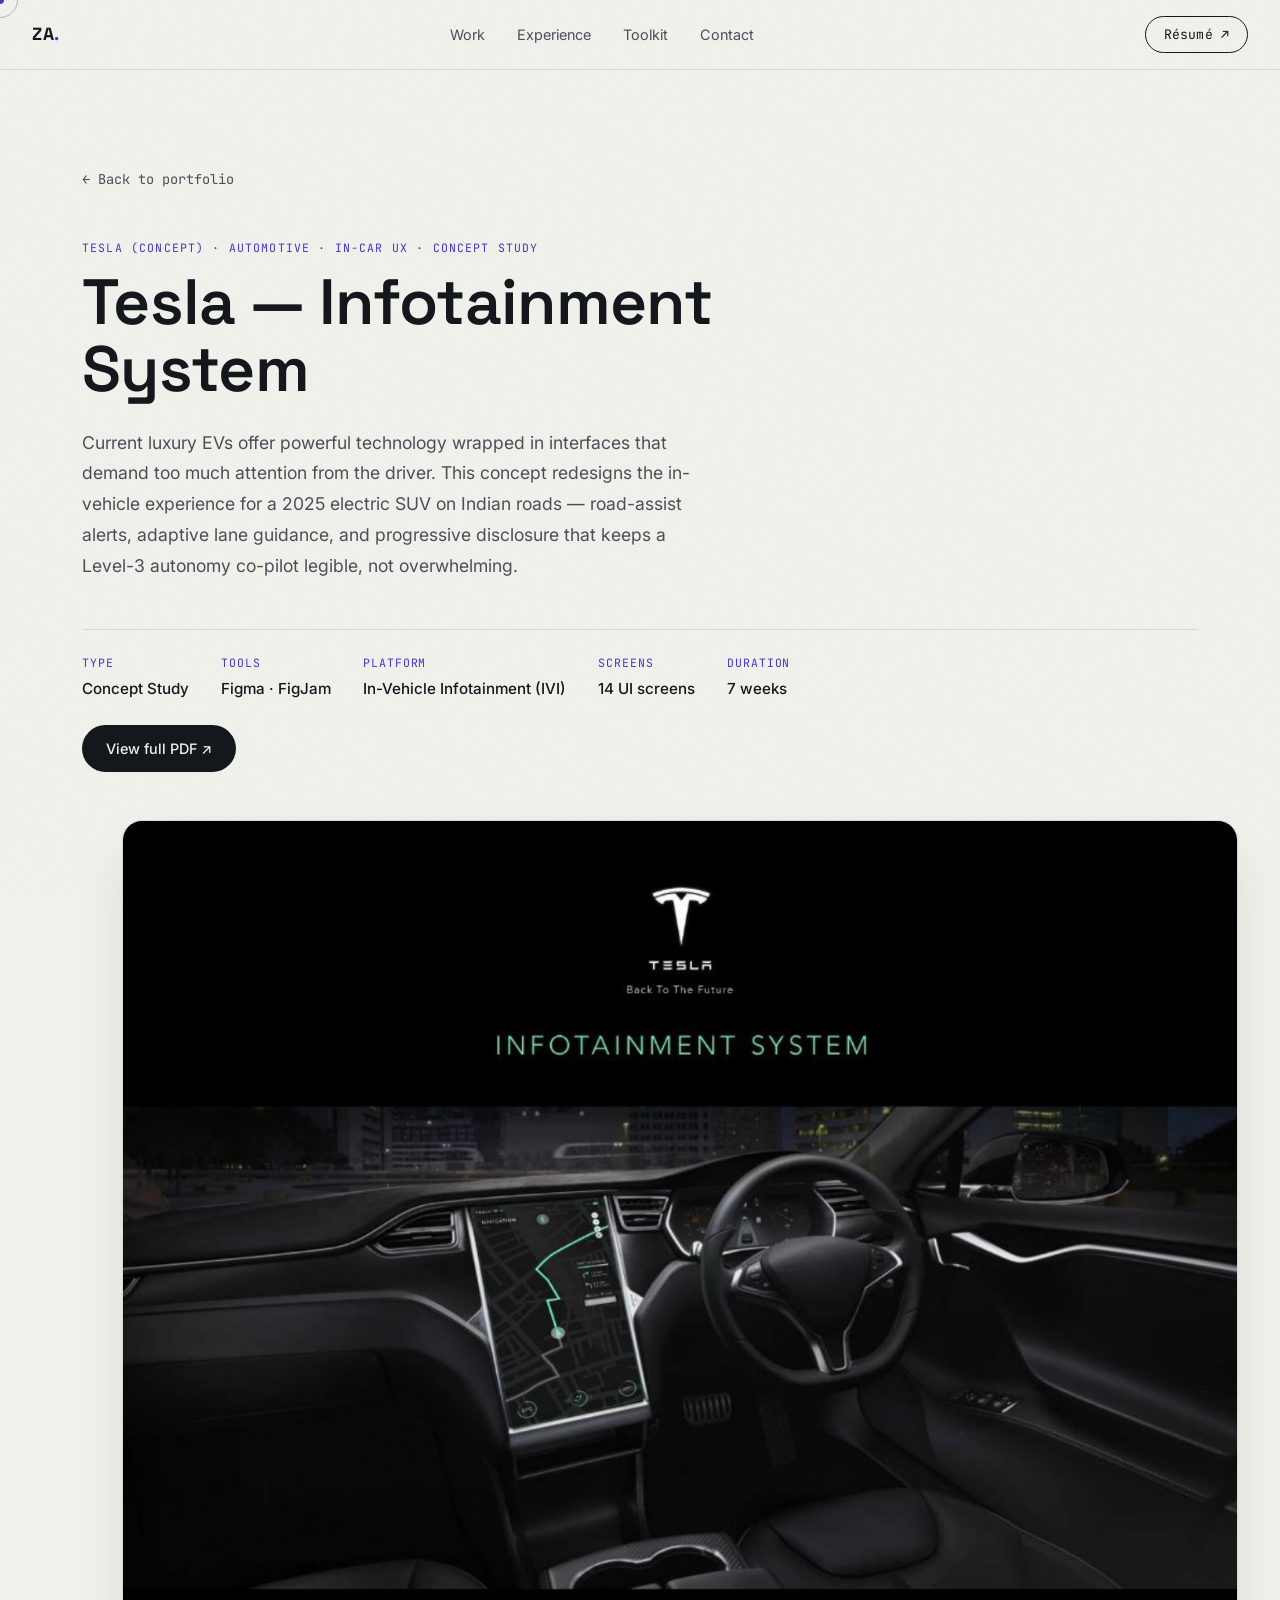
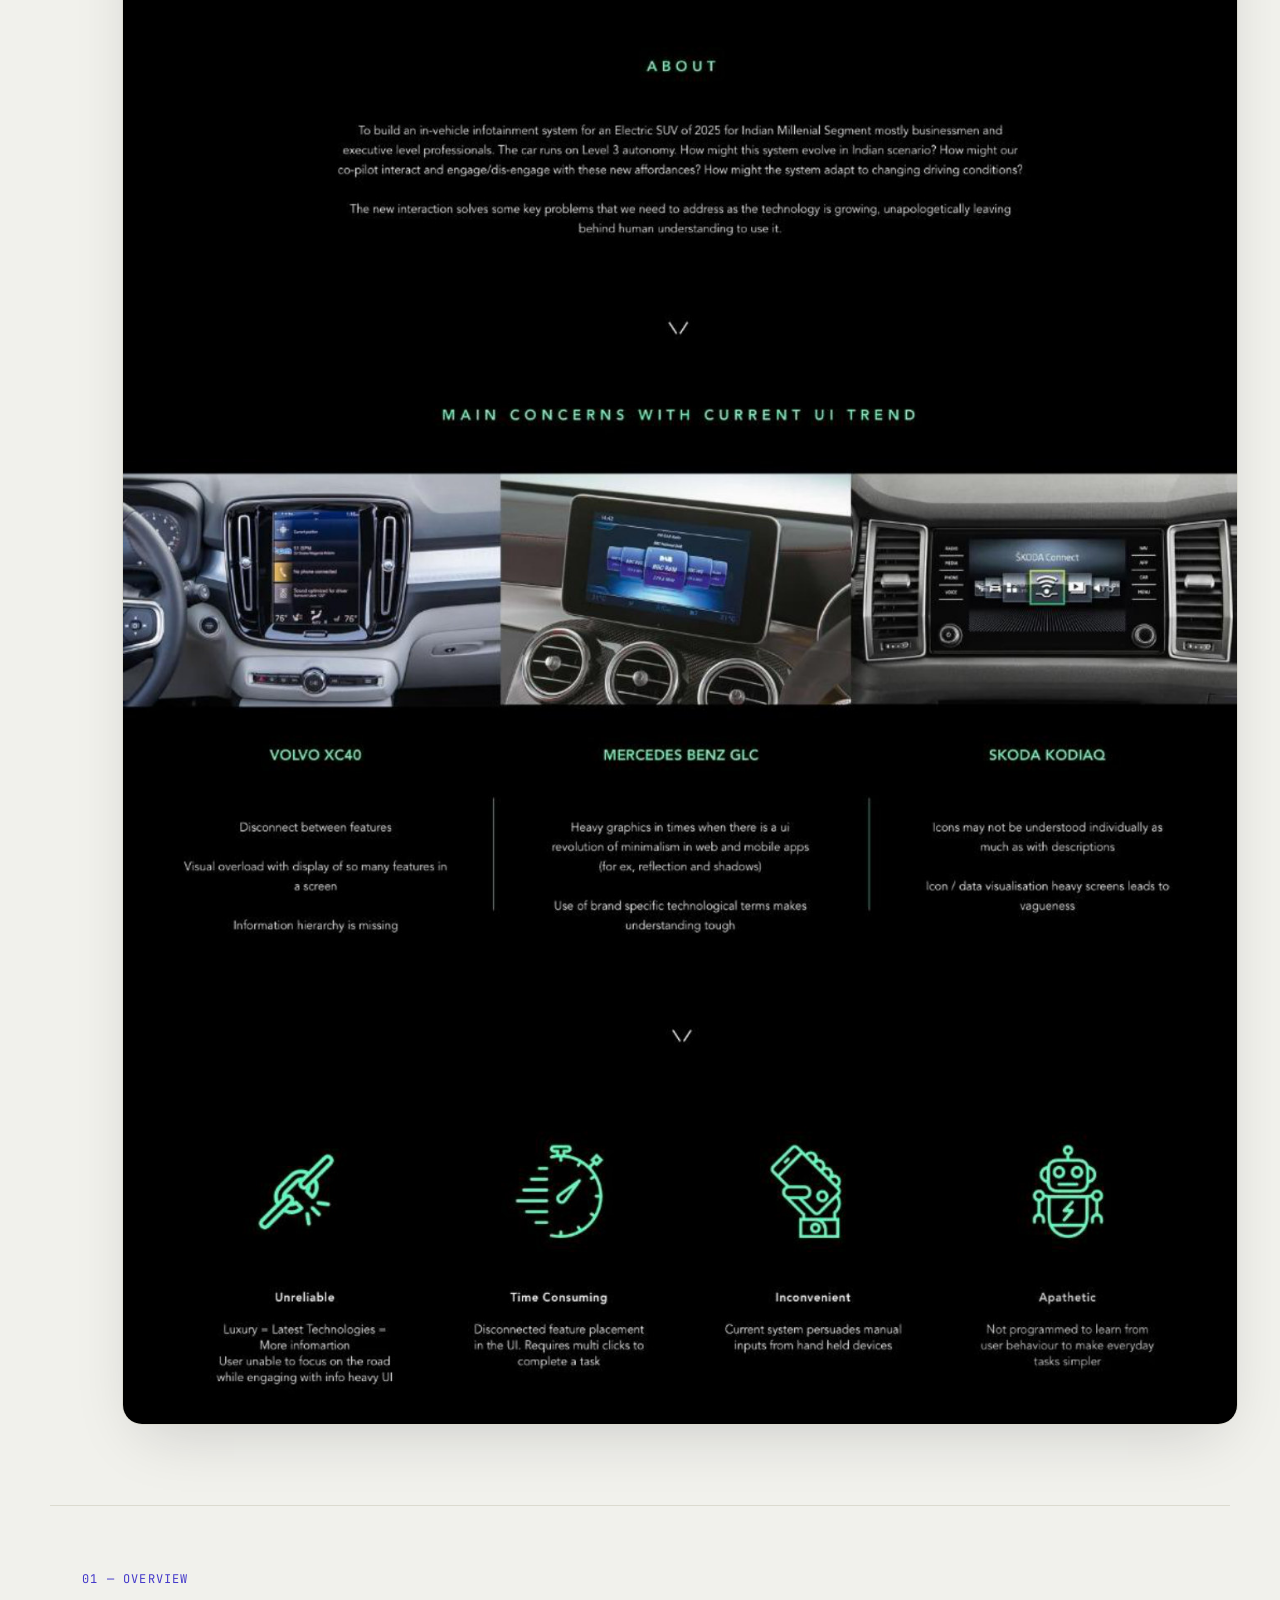
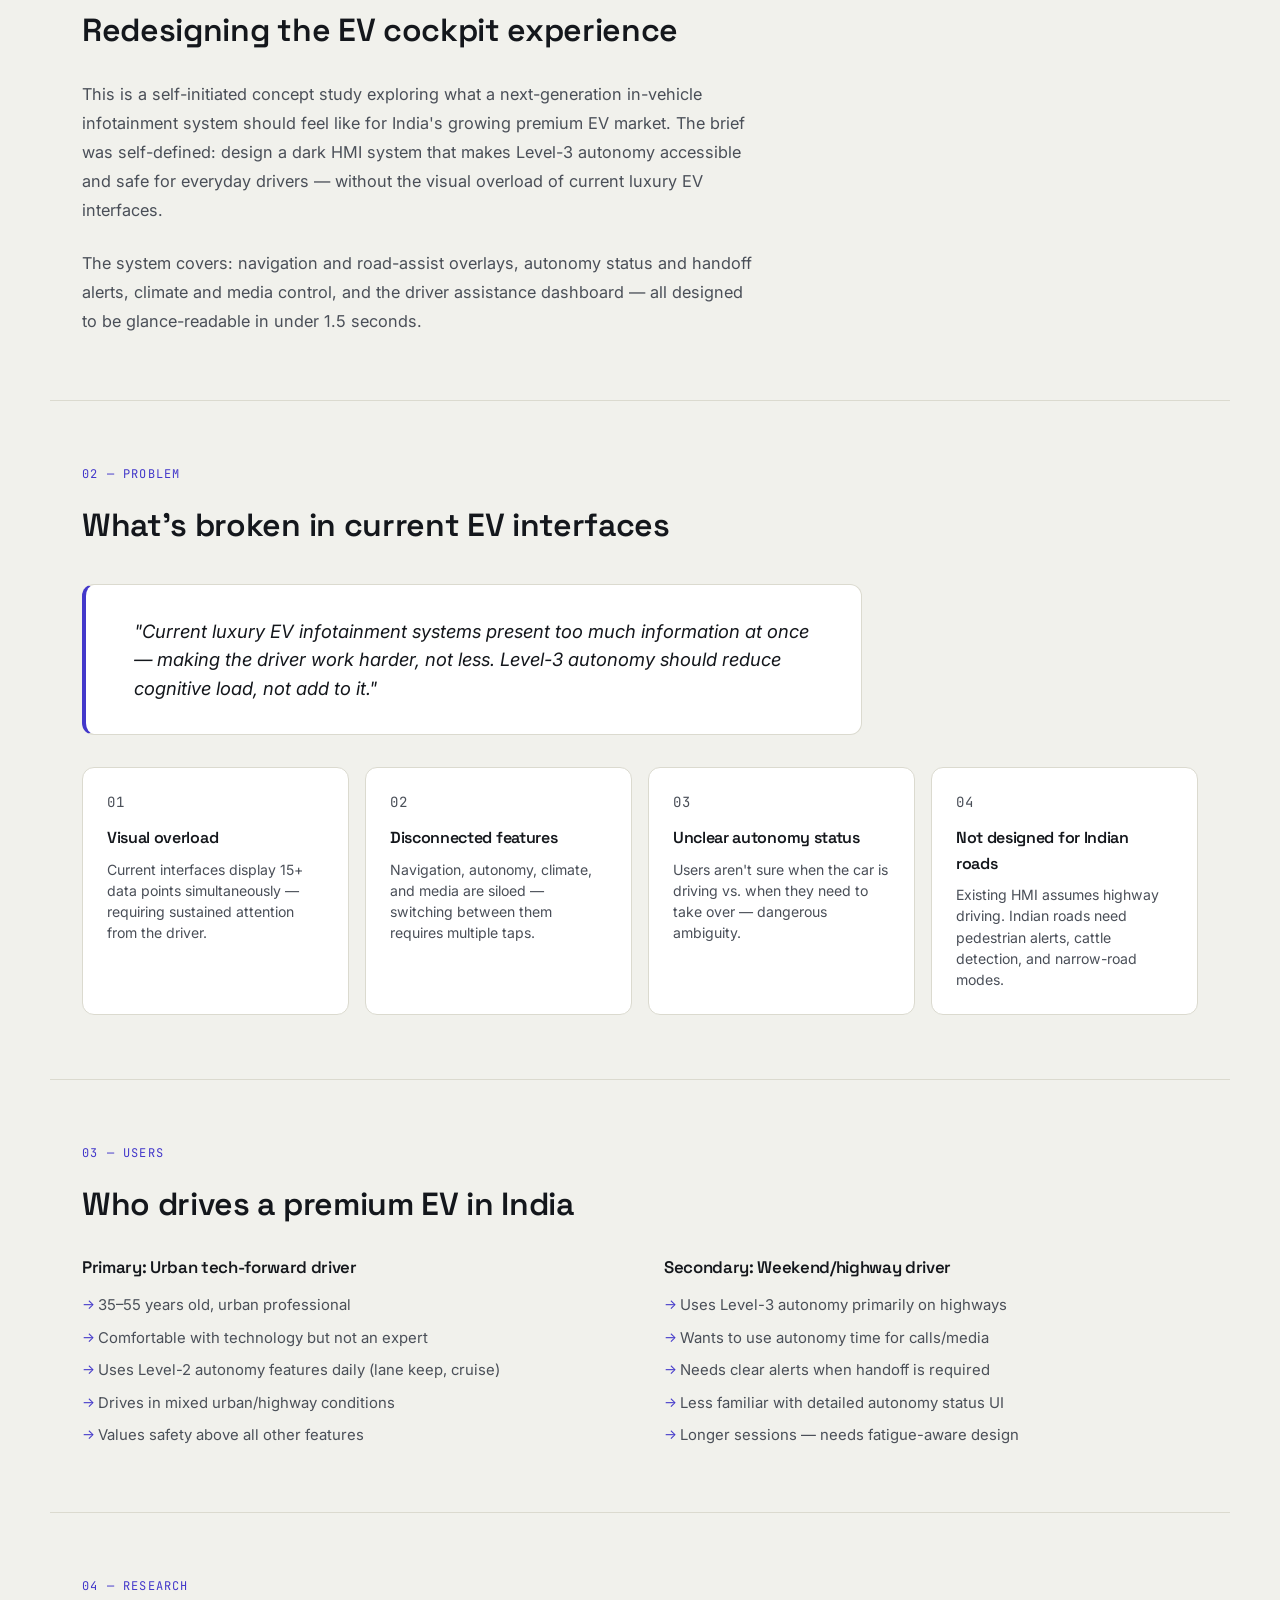
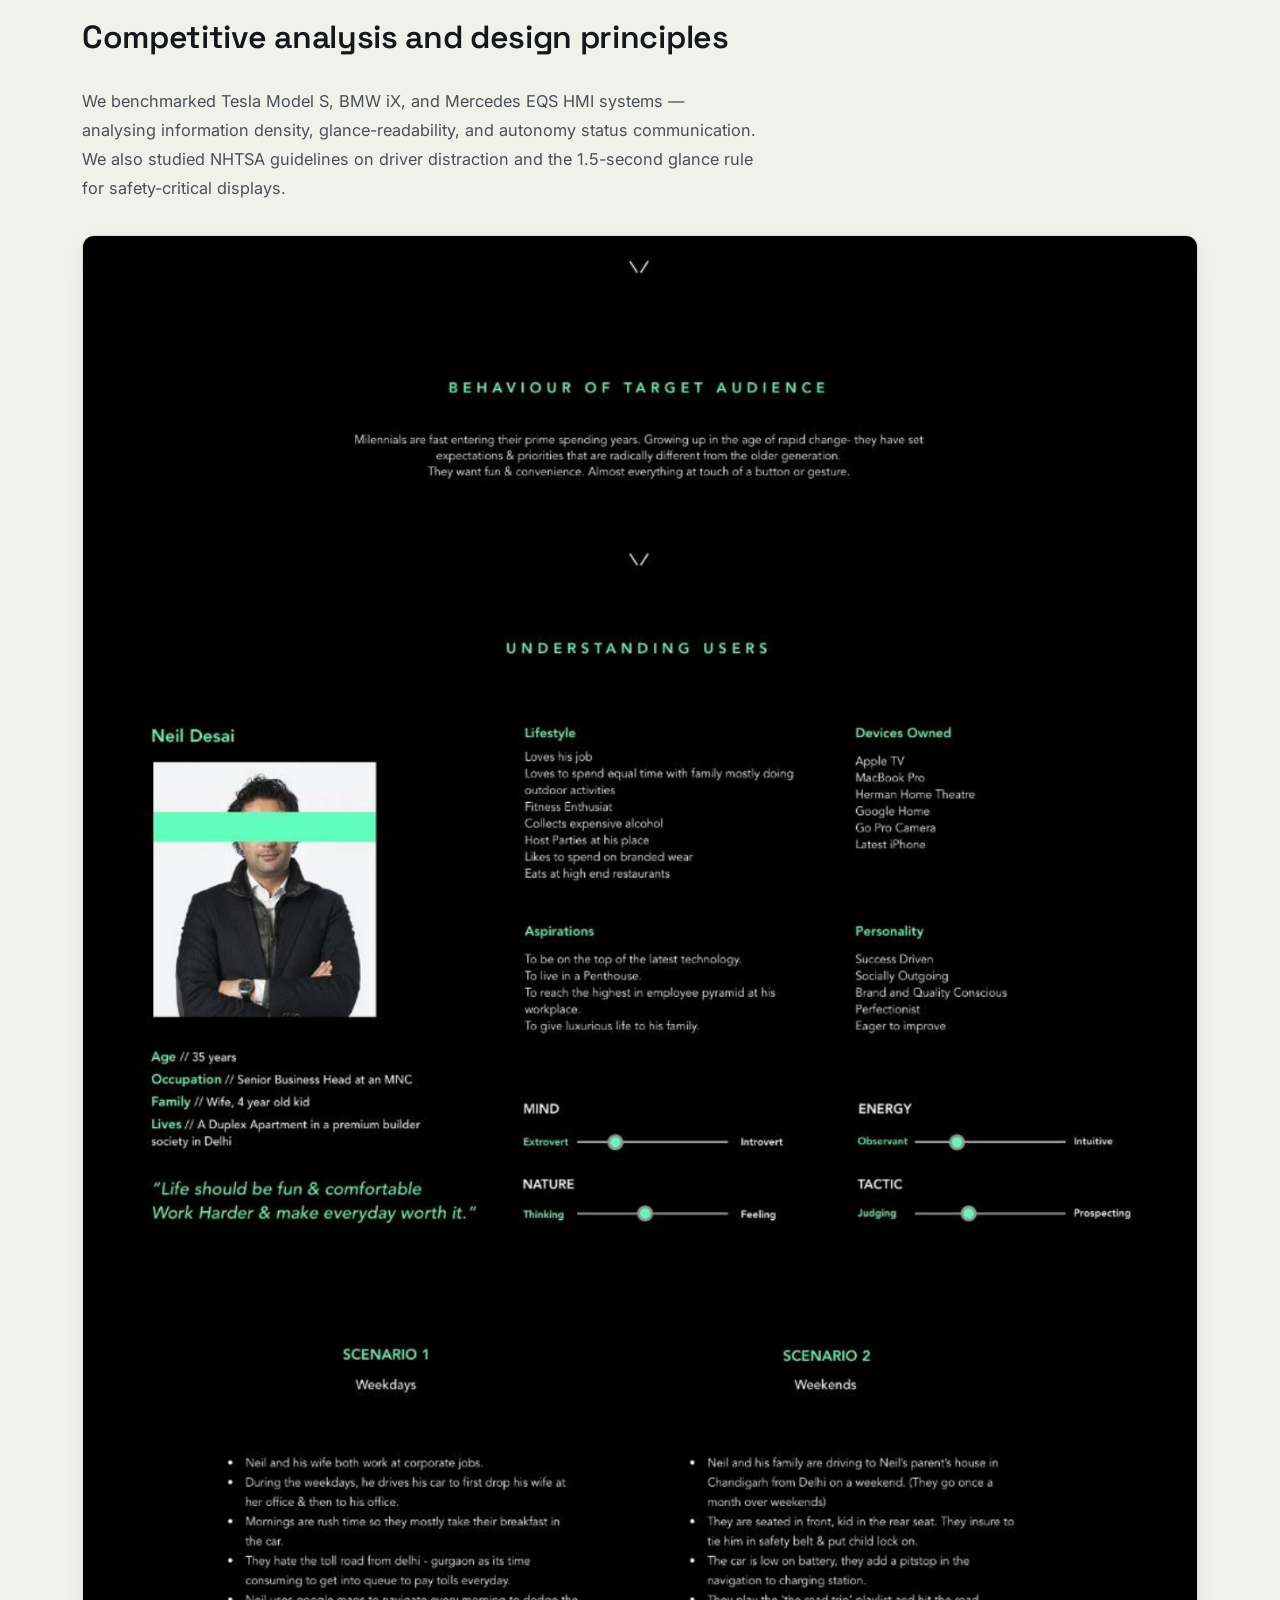
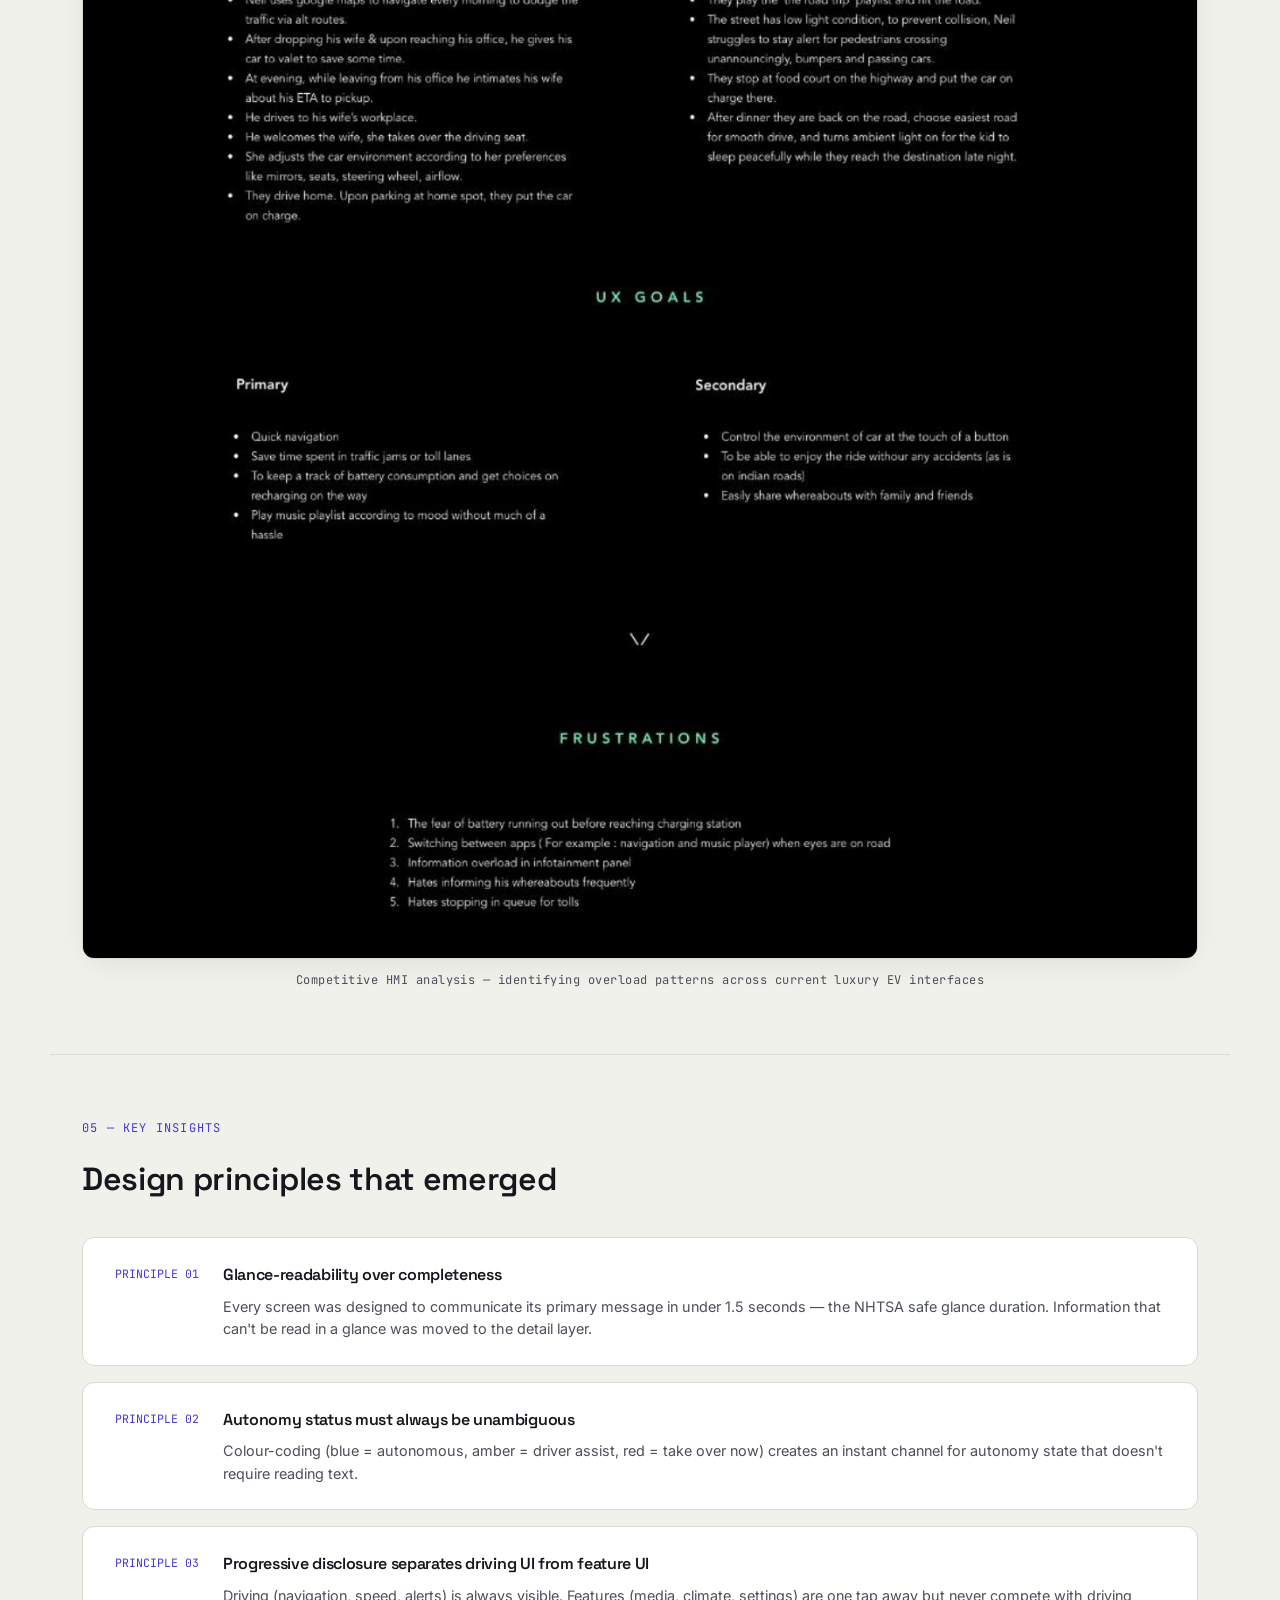
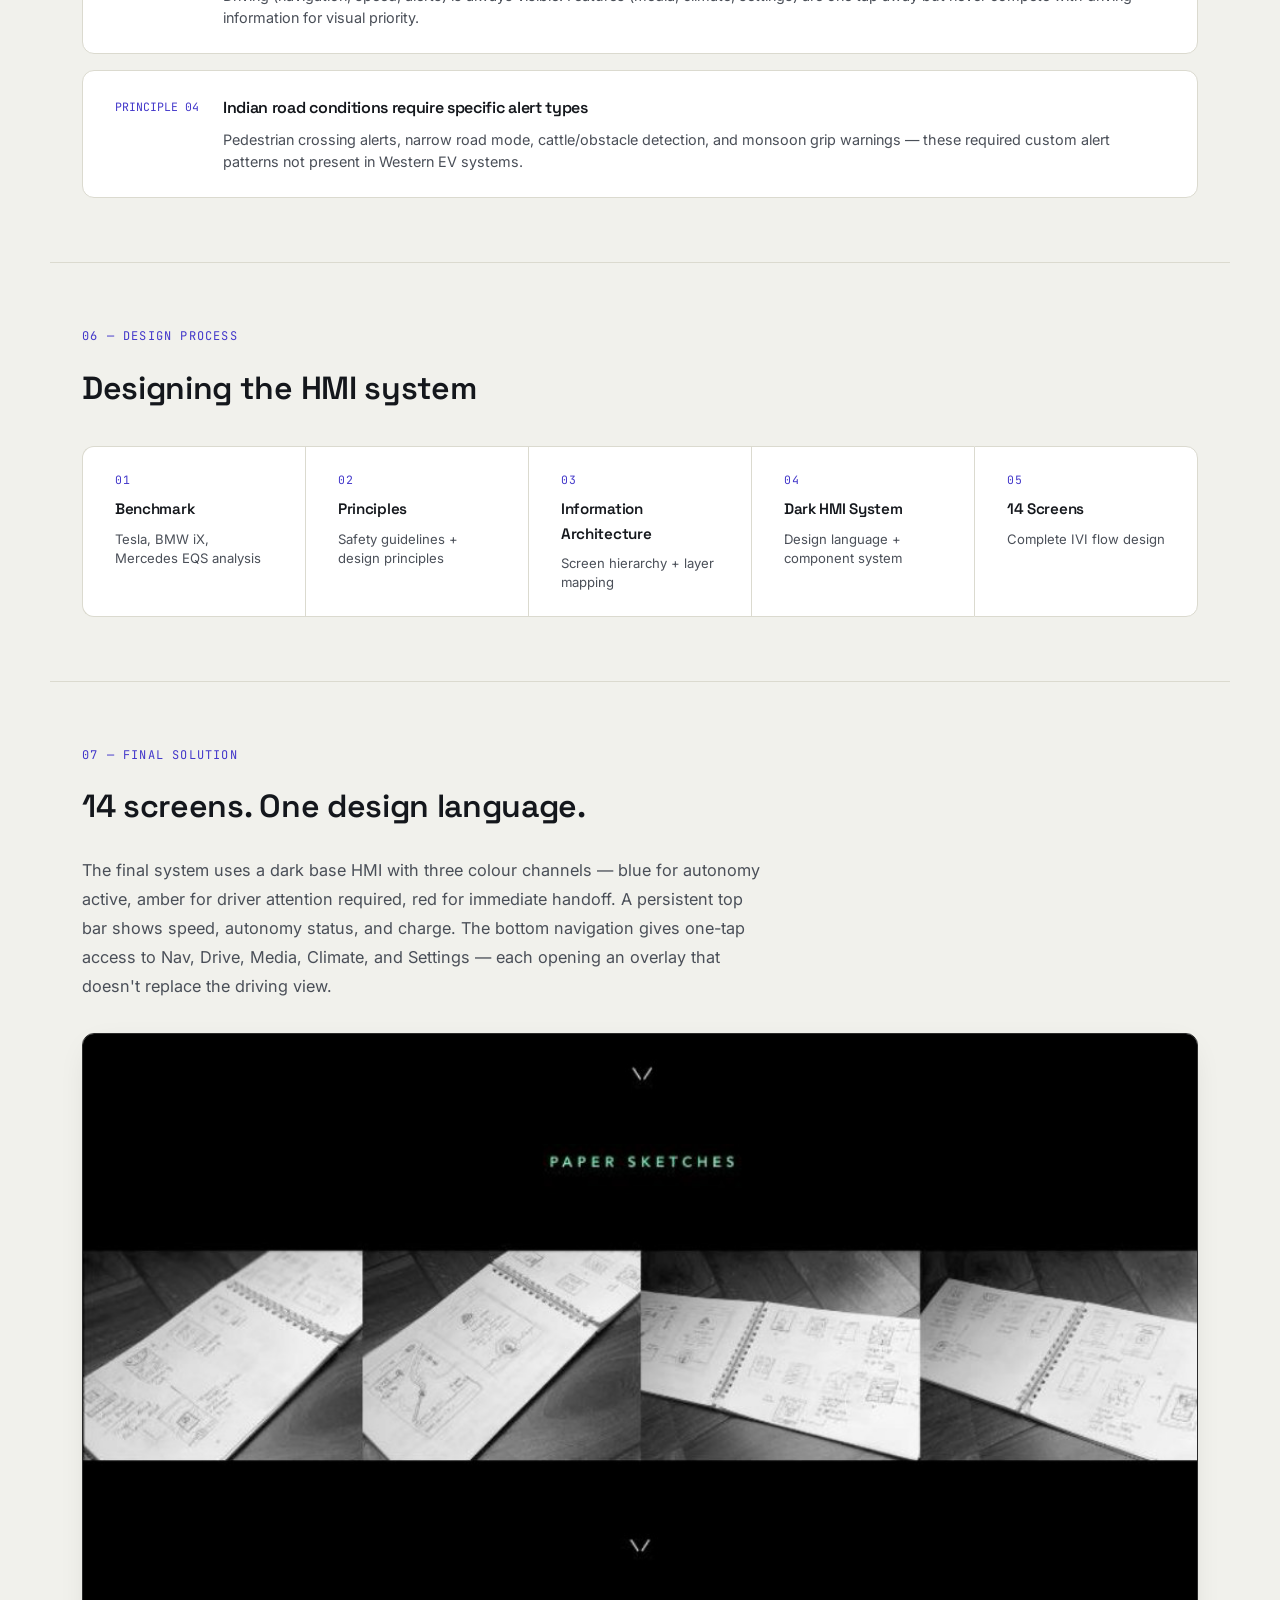
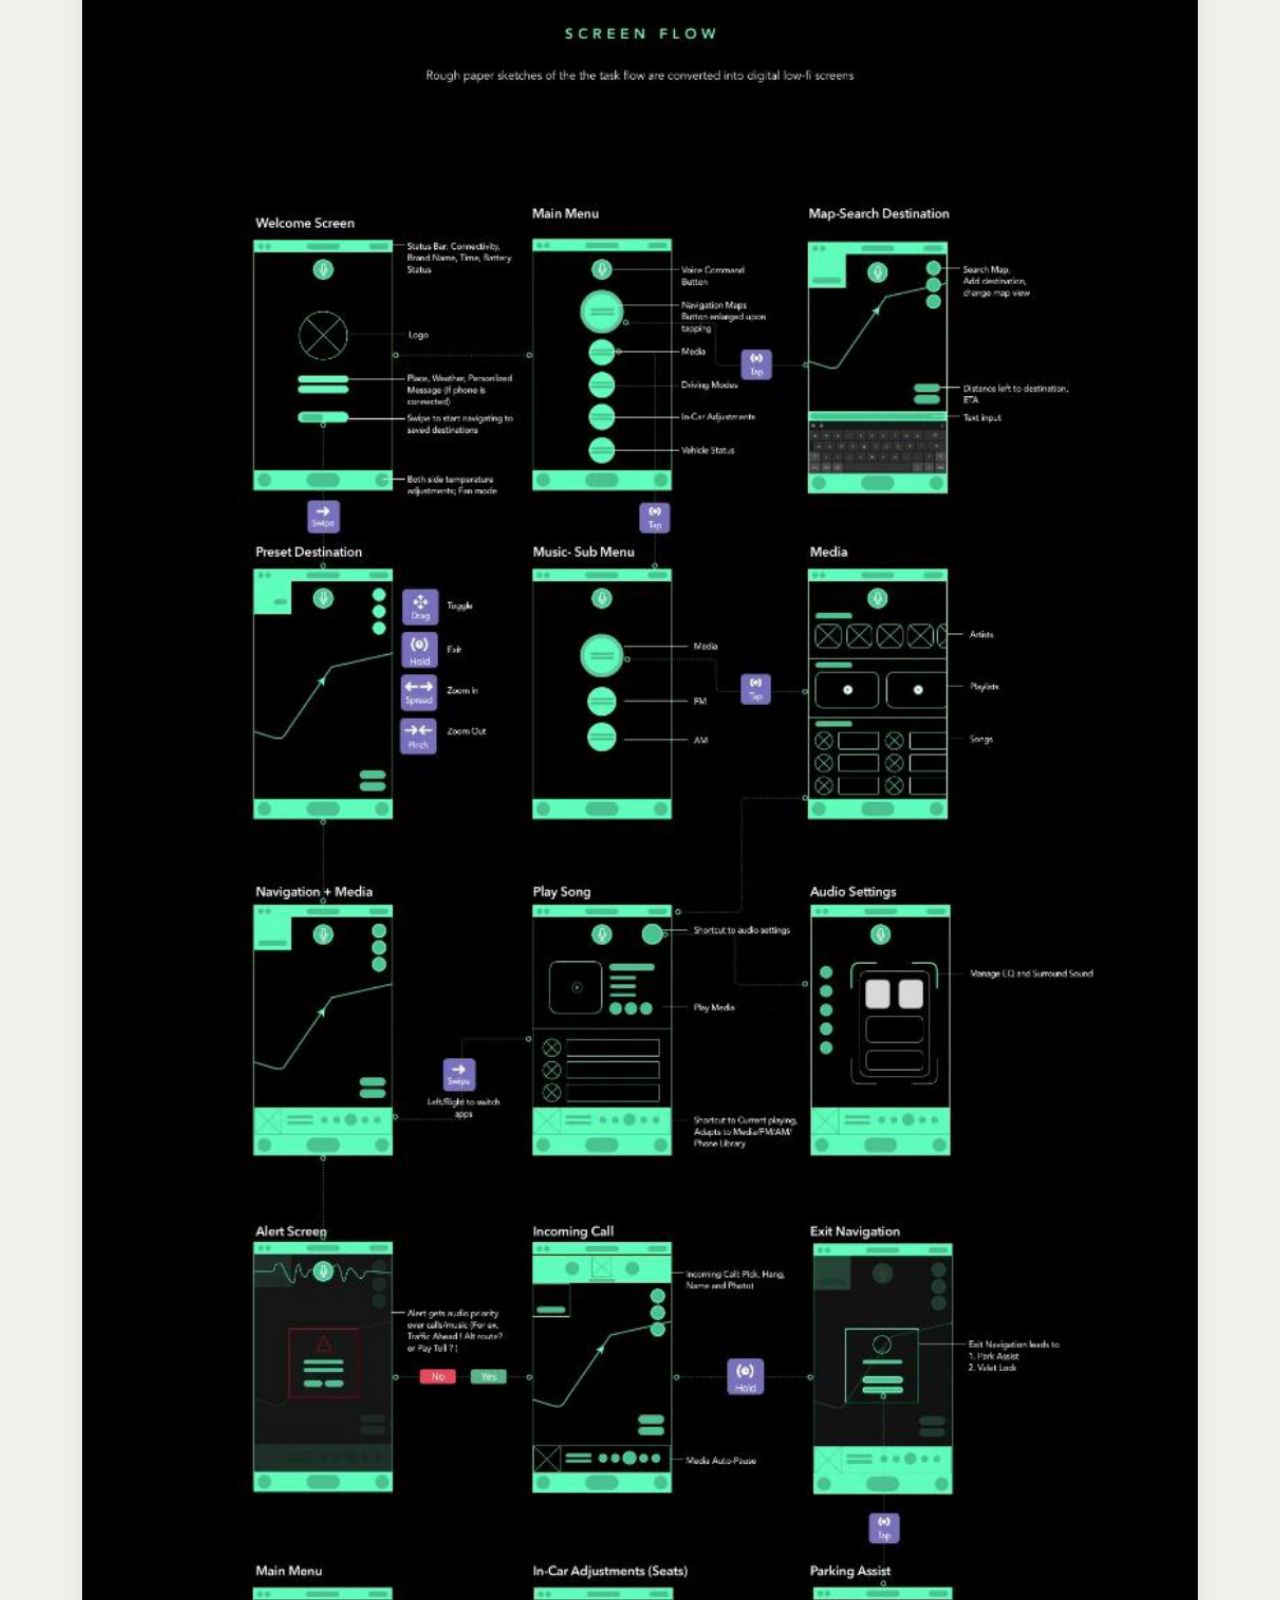
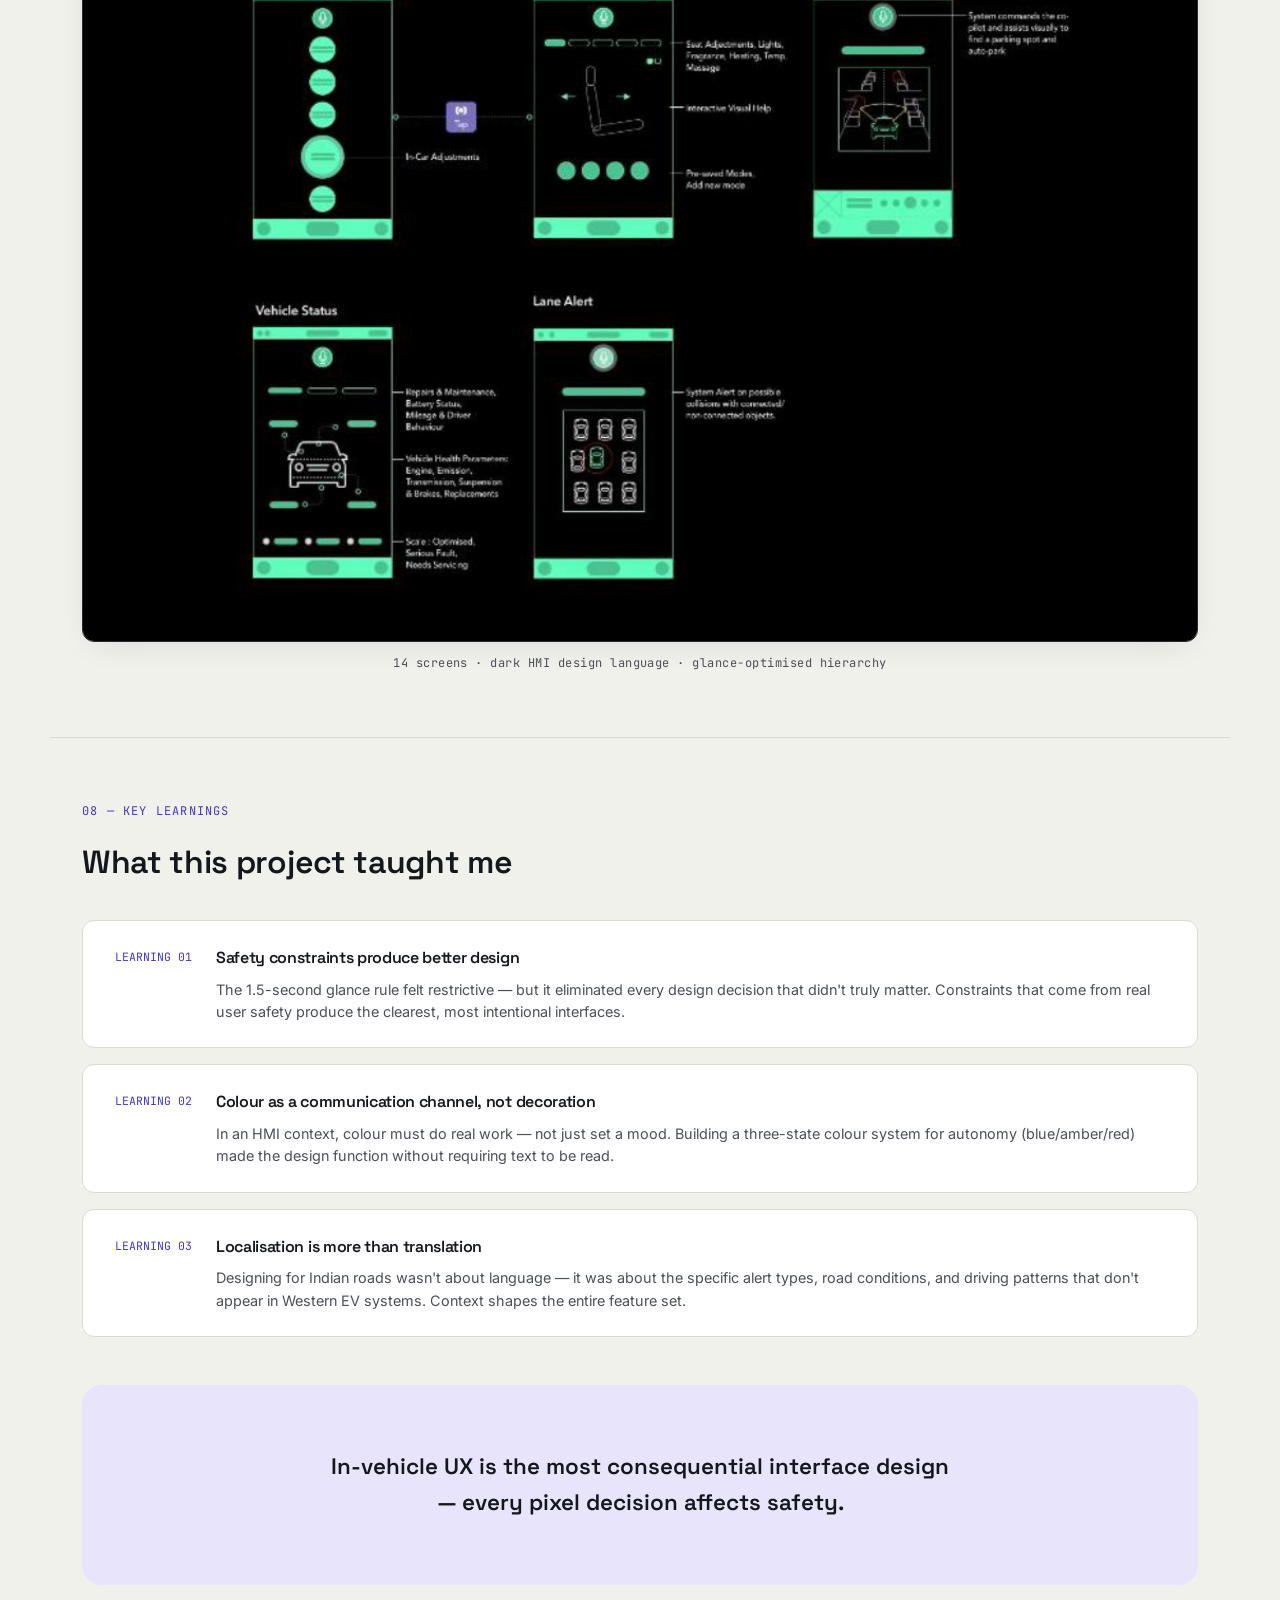
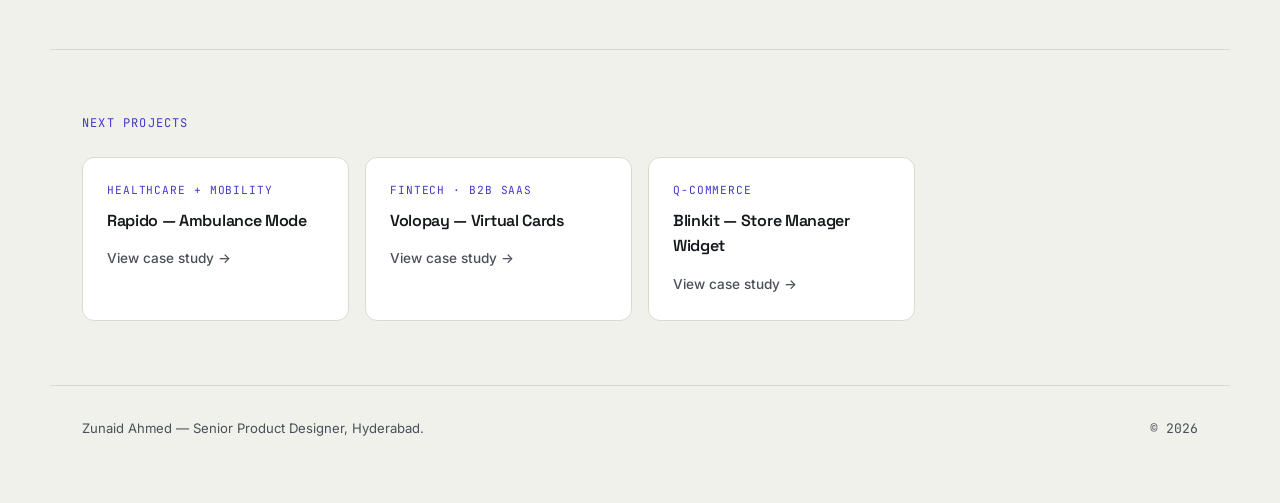
<file: case-studies/tesla-infotainment.html>
<!DOCTYPE html>
<html lang="en">
<head>
<meta charset="UTF-8">
<meta name="viewport" content="width=device-width, initial-scale=1.0">
<title>Tesla Infotainment System — Zunaid Ahmed</title>
<meta name="description" content="Designing a concept in-vehicle infotainment system for a 2025 EV on Indian roads — road-assist alerts, adaptive lane guidance, and Level-3 autonomy progressive disclosure.">
<meta property="og:type" content="article">
<meta property="og:title" content="Tesla Infotainment System — Zunaid Ahmed">
<meta property="og:description" content="14-screen dark HMI concept for Level-3 autonomy — glance-optimised, progressive disclosure, built for Indian road conditions.">
<meta property="og:image" content="../assets/case-studies/images/tesla-infotainment-thumb-1.jpg">
<meta name="twitter:card" content="summary_large_image">
<meta name="twitter:title" content="Tesla Infotainment System — Zunaid Ahmed">
<meta name="twitter:description" content="14-screen dark HMI concept for Level-3 autonomy — glance-optimised, progressive disclosure, built for Indian road conditions.">
<meta name="twitter:image" content="../assets/case-studies/images/tesla-infotainment-thumb-1.jpg">
<link rel="preconnect" href="https://fonts.googleapis.com">
<link rel="preconnect" href="https://fonts.gstatic.com" crossorigin>
<link href="https://fonts.googleapis.com/css2?family=Space+Grotesk:wght@400;500;600;700&family=Inter:wght@400;500;600&family=JetBrains+Mono:wght@400;500&display=swap" rel="stylesheet">
<link rel="stylesheet" href="../css/site.css">
<link rel="stylesheet" href="../css/case-study.css">
</head>
<body>

<div class="cursor-dot" aria-hidden="true"></div>
<div class="cursor-ring" aria-hidden="true"></div>
<div class="grain" aria-hidden="true"></div>

<header class="topbar" id="topbar">
  <a href="../" class="brand">ZA<span class="brand-dot">.</span></a>
  <nav class="topnav" aria-label="Primary">
    <a href="../#work">Work</a>
    <a href="../#experience">Experience</a>
    <a href="../#system">Toolkit</a>
    <a href="../#contact">Contact</a>
  </nav>
  <a class="topbar-cta" href="../assets/Zunaid_Ahmed_Resume.pdf" target="_blank" rel="noopener">Résumé ↗</a>
  <button class="nav-toggle" id="navToggle" aria-label="Toggle menu" aria-expanded="false">
    <span></span><span></span><span></span>
  </button>
</header>

<main>

  <!-- HERO -->
  <section class="cs-hero">
    <a href="../" class="cs-back"><span class="cs-back-arrow">←</span> Back to portfolio</a>
    <p class="cs-hero-tag">TESLA (CONCEPT) · AUTOMOTIVE · IN-CAR UX · CONCEPT STUDY</p>
    <h1 class="cs-hero-title">Tesla — Infotainment System</h1>
    <p class="cs-hero-lede">
      Current luxury EVs offer powerful technology wrapped in interfaces that demand too much attention
      from the driver. This concept redesigns the in-vehicle experience for a 2025 electric SUV on Indian
      roads — road-assist alerts, adaptive lane guidance, and progressive disclosure that keeps a Level-3
      autonomy co-pilot legible, not overwhelming.
    </p>
    <div class="cs-meta-row">
      <div class="cs-meta-item">
        <span class="cs-meta-label">TYPE</span>
        <span class="cs-meta-value">Concept Study</span>
      </div>
      <div class="cs-meta-item">
        <span class="cs-meta-label">TOOLS</span>
        <span class="cs-meta-value">Figma · FigJam</span>
      </div>
      <div class="cs-meta-item">
        <span class="cs-meta-label">PLATFORM</span>
        <span class="cs-meta-value">In-Vehicle Infotainment (IVI)</span>
      </div>
      <div class="cs-meta-item">
        <span class="cs-meta-label">SCREENS</span>
        <span class="cs-meta-value">14 UI screens</span>
      </div>
      <div class="cs-meta-item">
        <span class="cs-meta-label">DURATION</span>
        <span class="cs-meta-value">7 weeks</span>
      </div>
    </div>
    <a class="cs-pdf-cta" href="../assets/case-studies/tesla-infotainment.pdf" target="_blank" rel="noopener">
      View full PDF ↗
    </a>
    <figure class="cs-img-hero">
      <img src="../assets/case-studies/images/tesla-cover.jpg" alt="Tesla Infotainment — cover slide showing the dark HMI dashboard design">
    </figure>
  </section>

  <!-- 01 OVERVIEW -->
  <section class="cs-section">
    <p class="cs-section-label">01 — OVERVIEW</p>
    <h2 class="cs-section-title">Redesigning the EV cockpit experience</h2>
    <div class="cs-body">
      <p>
        This is a self-initiated concept study exploring what a next-generation in-vehicle infotainment
        system should feel like for India's growing premium EV market. The brief was self-defined:
        design a dark HMI system that makes Level-3 autonomy accessible and safe for everyday drivers —
        without the visual overload of current luxury EV interfaces.
      </p>
      <p>
        The system covers: navigation and road-assist overlays, autonomy status and handoff alerts,
        climate and media control, and the driver assistance dashboard — all designed to be glance-readable
        in under 1.5 seconds.
      </p>
    </div>
  </section>

  <!-- 02 PROBLEM -->
  <section class="cs-section">
    <p class="cs-section-label">02 — PROBLEM</p>
    <h2 class="cs-section-title">What's broken in current EV interfaces</h2>
    <div class="cs-problem-quote">
      <p>"Current luxury EV infotainment systems present too much information at once — making the driver
      work harder, not less. Level-3 autonomy should reduce cognitive load, not add to it."</p>
    </div>
    <div class="cs-card-grid">
      <div class="cs-card">
        <p class="cs-card-num">01</p>
        <h4>Visual overload</h4>
        <p>Current interfaces display 15+ data points simultaneously — requiring sustained attention from the driver.</p>
      </div>
      <div class="cs-card">
        <p class="cs-card-num">02</p>
        <h4>Disconnected features</h4>
        <p>Navigation, autonomy, climate, and media are siloed — switching between them requires multiple taps.</p>
      </div>
      <div class="cs-card">
        <p class="cs-card-num">03</p>
        <h4>Unclear autonomy status</h4>
        <p>Users aren't sure when the car is driving vs. when they need to take over — dangerous ambiguity.</p>
      </div>
      <div class="cs-card">
        <p class="cs-card-num">04</p>
        <h4>Not designed for Indian roads</h4>
        <p>Existing HMI assumes highway driving. Indian roads need pedestrian alerts, cattle detection, and narrow-road modes.</p>
      </div>
    </div>
  </section>

  <!-- 03 USERS -->
  <section class="cs-section">
    <p class="cs-section-label">03 — USERS</p>
    <h2 class="cs-section-title">Who drives a premium EV in India</h2>
    <div class="cs-two-col">
      <div class="cs-col">
        <h4>Primary: Urban tech-forward driver</h4>
        <ul>
          <li>35–55 years old, urban professional</li>
          <li>Comfortable with technology but not an expert</li>
          <li>Uses Level-2 autonomy features daily (lane keep, cruise)</li>
          <li>Drives in mixed urban/highway conditions</li>
          <li>Values safety above all other features</li>
        </ul>
      </div>
      <div class="cs-col">
        <h4>Secondary: Weekend/highway driver</h4>
        <ul>
          <li>Uses Level-3 autonomy primarily on highways</li>
          <li>Wants to use autonomy time for calls/media</li>
          <li>Needs clear alerts when handoff is required</li>
          <li>Less familiar with detailed autonomy status UI</li>
          <li>Longer sessions — needs fatigue-aware design</li>
        </ul>
      </div>
    </div>
  </section>

  <!-- 04 RESEARCH -->
  <section class="cs-section">
    <p class="cs-section-label">04 — RESEARCH</p>
    <h2 class="cs-section-title">Competitive analysis and design principles</h2>
    <div class="cs-body">
      <p>
        We benchmarked Tesla Model S, BMW iX, and Mercedes EQS HMI systems — analysing information
        density, glance-readability, and autonomy status communication. We also studied NHTSA guidelines
        on driver distraction and the 1.5-second glance rule for safety-critical displays.
      </p>
    </div>
    <div class="cs-img-block">
      <img src="../assets/case-studies/images/tesla-research.jpg" alt="Competitive analysis of Tesla, BMW iX, and Mercedes EQS HMI systems — benchmarking information density and glance-readability">
    </div>
    <p class="cs-img-caption">Competitive HMI analysis — identifying overload patterns across current luxury EV interfaces</p>
  </section>

  <!-- 05 KEY INSIGHTS -->
  <section class="cs-section">
    <p class="cs-section-label">05 — KEY INSIGHTS</p>
    <h2 class="cs-section-title">Design principles that emerged</h2>
    <div class="cs-heuristic-list">
      <div class="cs-heuristic-item">
        <span class="cs-heuristic-num">PRINCIPLE 01</span>
        <div>
          <h4>Glance-readability over completeness</h4>
          <p>Every screen was designed to communicate its primary message in under 1.5 seconds — the NHTSA safe glance duration. Information that can't be read in a glance was moved to the detail layer.</p>
        </div>
      </div>
      <div class="cs-heuristic-item">
        <span class="cs-heuristic-num">PRINCIPLE 02</span>
        <div>
          <h4>Autonomy status must always be unambiguous</h4>
          <p>Colour-coding (blue = autonomous, amber = driver assist, red = take over now) creates an instant channel for autonomy state that doesn't require reading text.</p>
        </div>
      </div>
      <div class="cs-heuristic-item">
        <span class="cs-heuristic-num">PRINCIPLE 03</span>
        <div>
          <h4>Progressive disclosure separates driving UI from feature UI</h4>
          <p>Driving (navigation, speed, alerts) is always visible. Features (media, climate, settings) are one tap away but never compete with driving information for visual priority.</p>
        </div>
      </div>
      <div class="cs-heuristic-item">
        <span class="cs-heuristic-num">PRINCIPLE 04</span>
        <div>
          <h4>Indian road conditions require specific alert types</h4>
          <p>Pedestrian crossing alerts, narrow road mode, cattle/obstacle detection, and monsoon grip warnings — these required custom alert patterns not present in Western EV systems.</p>
        </div>
      </div>
    </div>
  </section>

  <!-- 06 DESIGN PROCESS -->
  <section class="cs-section">
    <p class="cs-section-label">06 — DESIGN PROCESS</p>
    <h2 class="cs-section-title">Designing the HMI system</h2>
    <div class="cs-process-steps">
      <div class="cs-step">
        <span class="cs-step-num">01</span>
        <h4>Benchmark</h4>
        <p>Tesla, BMW iX, Mercedes EQS analysis</p>
      </div>
      <div class="cs-step">
        <span class="cs-step-num">02</span>
        <h4>Principles</h4>
        <p>Safety guidelines + design principles</p>
      </div>
      <div class="cs-step">
        <span class="cs-step-num">03</span>
        <h4>Information Architecture</h4>
        <p>Screen hierarchy + layer mapping</p>
      </div>
      <div class="cs-step">
        <span class="cs-step-num">04</span>
        <h4>Dark HMI System</h4>
        <p>Design language + component system</p>
      </div>
      <div class="cs-step">
        <span class="cs-step-num">05</span>
        <h4>14 Screens</h4>
        <p>Complete IVI flow design</p>
      </div>
    </div>
  </section>

  <!-- 07 FINAL SOLUTION -->
  <section class="cs-section">
    <p class="cs-section-label">07 — FINAL SOLUTION</p>
    <h2 class="cs-section-title">14 screens. One design language.</h2>
    <div class="cs-body">
      <p>
        The final system uses a dark base HMI with three colour channels — blue for autonomy active,
        amber for driver attention required, red for immediate handoff. A persistent top bar shows
        speed, autonomy status, and charge. The bottom navigation gives one-tap access to Nav, Drive,
        Media, Climate, and Settings — each opening an overlay that doesn't replace the driving view.
      </p>
    </div>
    <div class="cs-img-block cs-img-block--dark">
      <img src="../assets/case-studies/images/tesla-screens.jpg" alt="14 HMI screens showing navigation, autonomy status, alerts, media, climate, and settings overlays">
    </div>
    <p class="cs-img-caption">14 screens · dark HMI design language · glance-optimised hierarchy</p>
  </section>

  <!-- 08 KEY LEARNINGS -->
  <section class="cs-section">
    <p class="cs-section-label">08 — KEY LEARNINGS</p>
    <h2 class="cs-section-title">What this project taught me</h2>
    <div class="cs-heuristic-list">
      <div class="cs-heuristic-item">
        <span class="cs-heuristic-num">LEARNING 01</span>
        <div>
          <h4>Safety constraints produce better design</h4>
          <p>The 1.5-second glance rule felt restrictive — but it eliminated every design decision that didn't truly matter. Constraints that come from real user safety produce the clearest, most intentional interfaces.</p>
        </div>
      </div>
      <div class="cs-heuristic-item">
        <span class="cs-heuristic-num">LEARNING 02</span>
        <div>
          <h4>Colour as a communication channel, not decoration</h4>
          <p>In an HMI context, colour must do real work — not just set a mood. Building a three-state colour system for autonomy (blue/amber/red) made the design function without requiring text to be read.</p>
        </div>
      </div>
      <div class="cs-heuristic-item">
        <span class="cs-heuristic-num">LEARNING 03</span>
        <div>
          <h4>Localisation is more than translation</h4>
          <p>Designing for Indian roads wasn't about language — it was about the specific alert types, road conditions, and driving patterns that don't appear in Western EV systems. Context shapes the entire feature set.</p>
        </div>
      </div>
    </div>
    <div class="cs-closing" style="margin-top: var(--space-7);">
      <p>In-vehicle UX is the most consequential interface design — every pixel decision affects safety.</p>
    </div>
  </section>

</main>

<nav class="cs-next" aria-label="More case studies">
  <p class="cs-next-title">NEXT PROJECTS</p>
  <div class="cs-next-grid">
    <a href="rapido-ambulance-mode.html" class="cs-next-card">
      <p class="cs-next-card-tag">HEALTHCARE + MOBILITY</p>
      <h4>Rapido — Ambulance Mode</h4>
      <span class="cs-next-card-link">View case study →</span>
    </a>
    <a href="volopay-virtual-cards.html" class="cs-next-card">
      <p class="cs-next-card-tag">FINTECH · B2B SAAS</p>
      <h4>Volopay — Virtual Cards</h4>
      <span class="cs-next-card-link">View case study →</span>
    </a>
    <a href="blinkit-store-manager-widget.html" class="cs-next-card">
      <p class="cs-next-card-tag">Q-COMMERCE</p>
      <h4>Blinkit — Store Manager Widget</h4>
      <span class="cs-next-card-link">View case study →</span>
    </a>
  </div>
</nav>

<footer class="site-footer">
  <p>Zunaid Ahmed — Senior Product Designer, Hyderabad.</p>
  <p class="mono">© <span id="year"></span></p>
</footer>

<button class="back-to-top" id="backToTop" aria-label="Back to top">↑</button>
<script src="../js/site.js"></script>
</body>
</html>
</file>
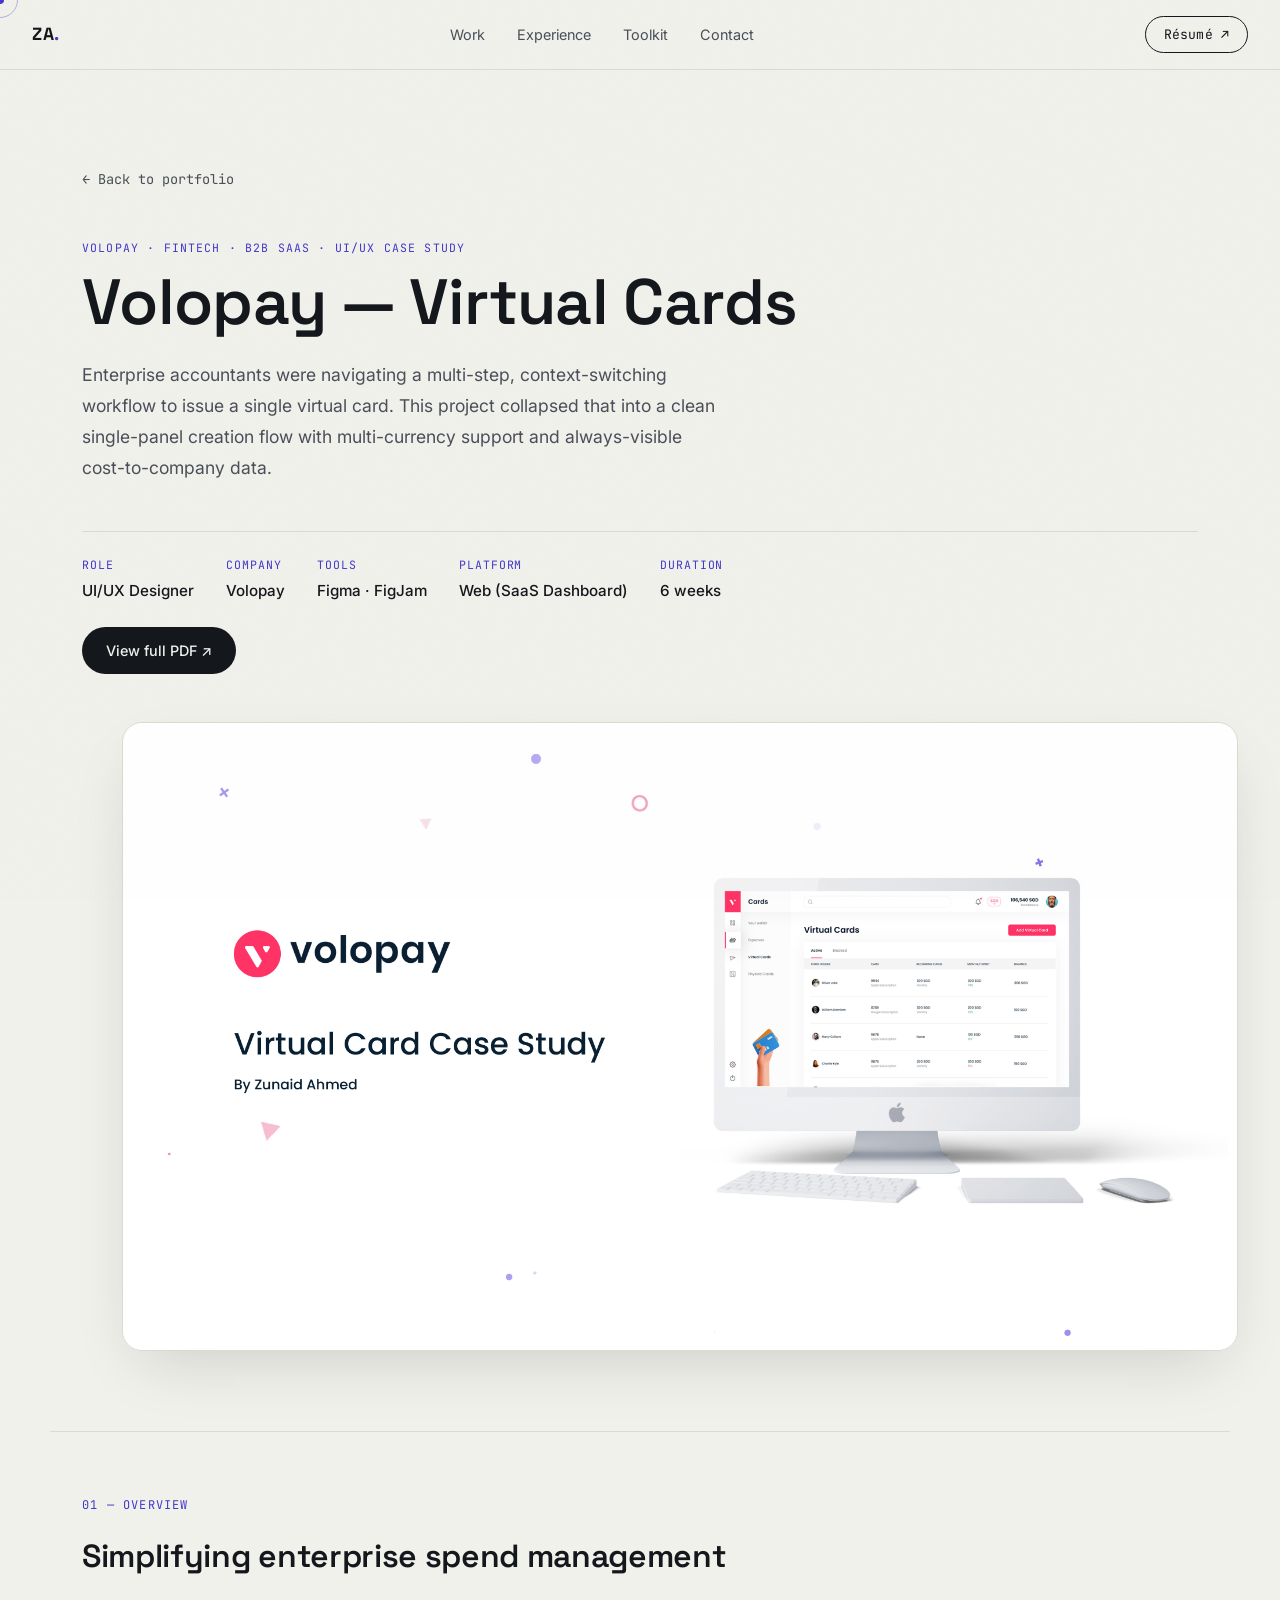
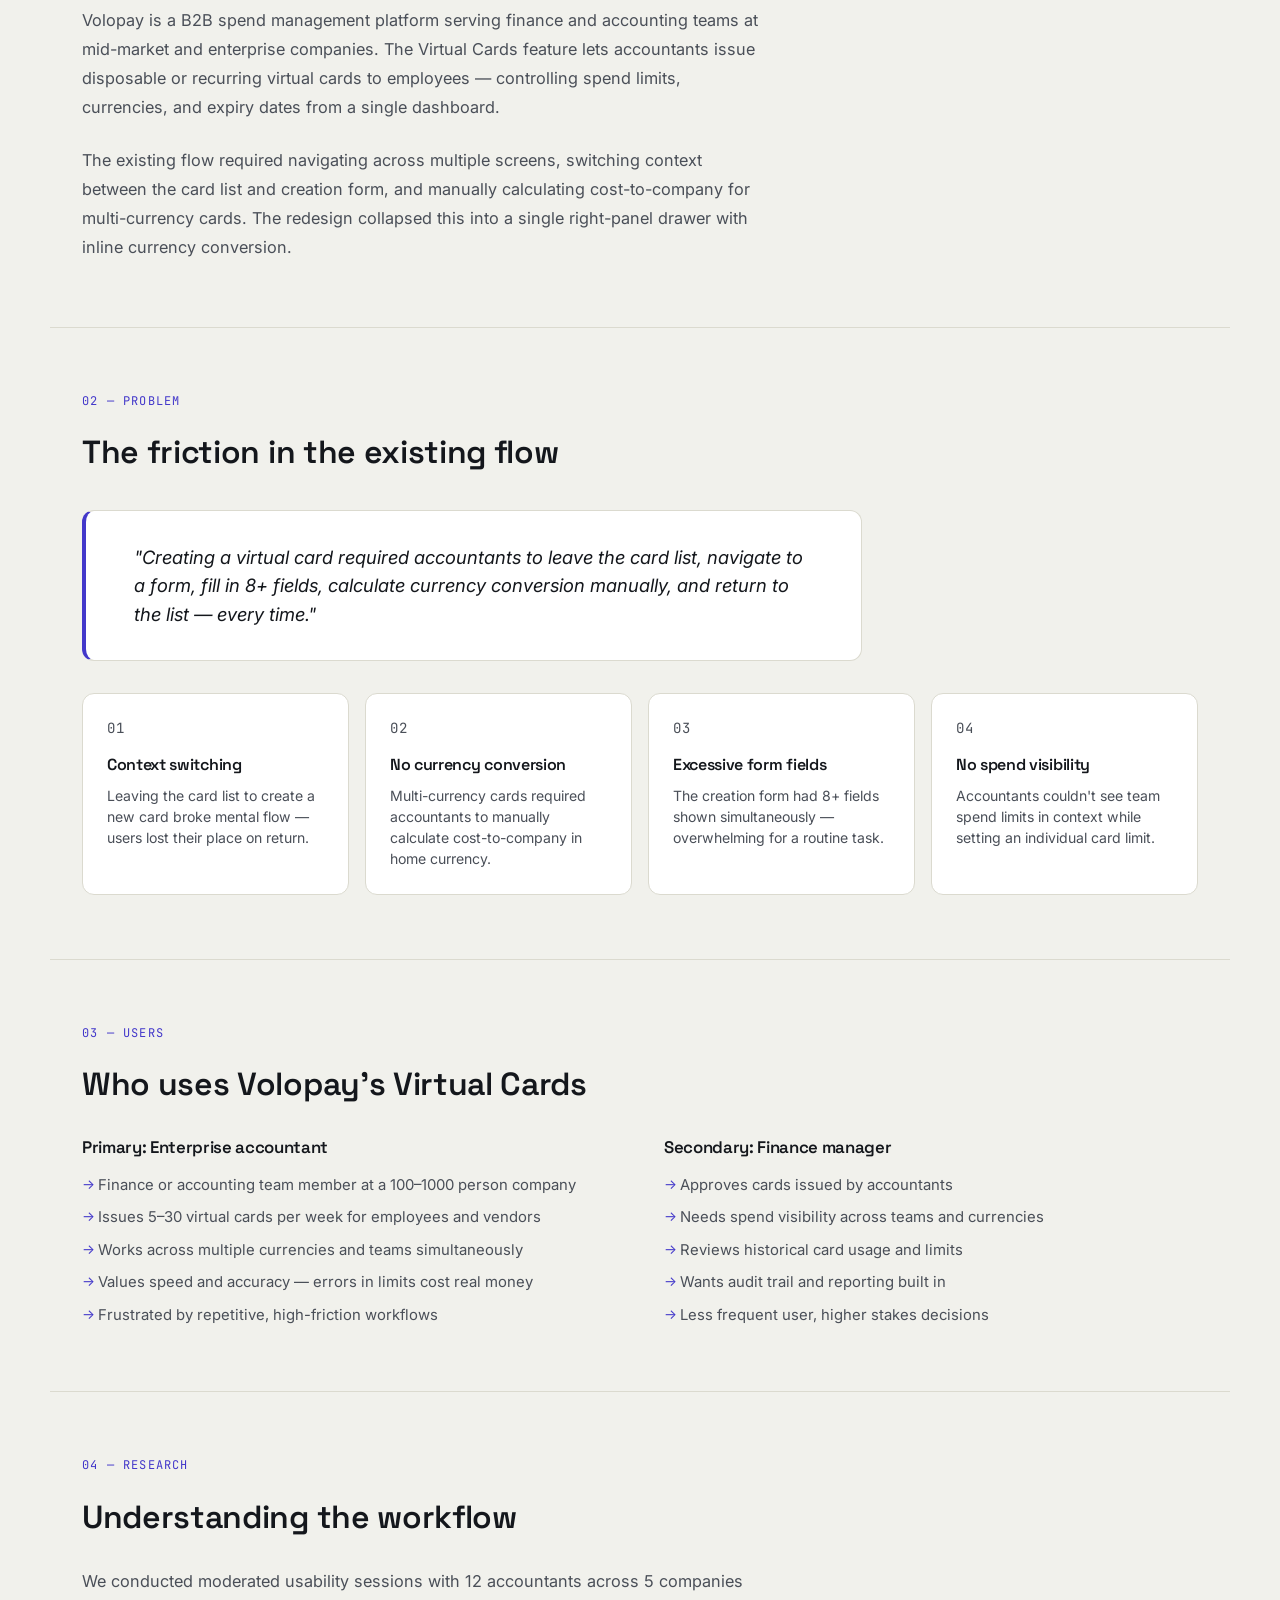
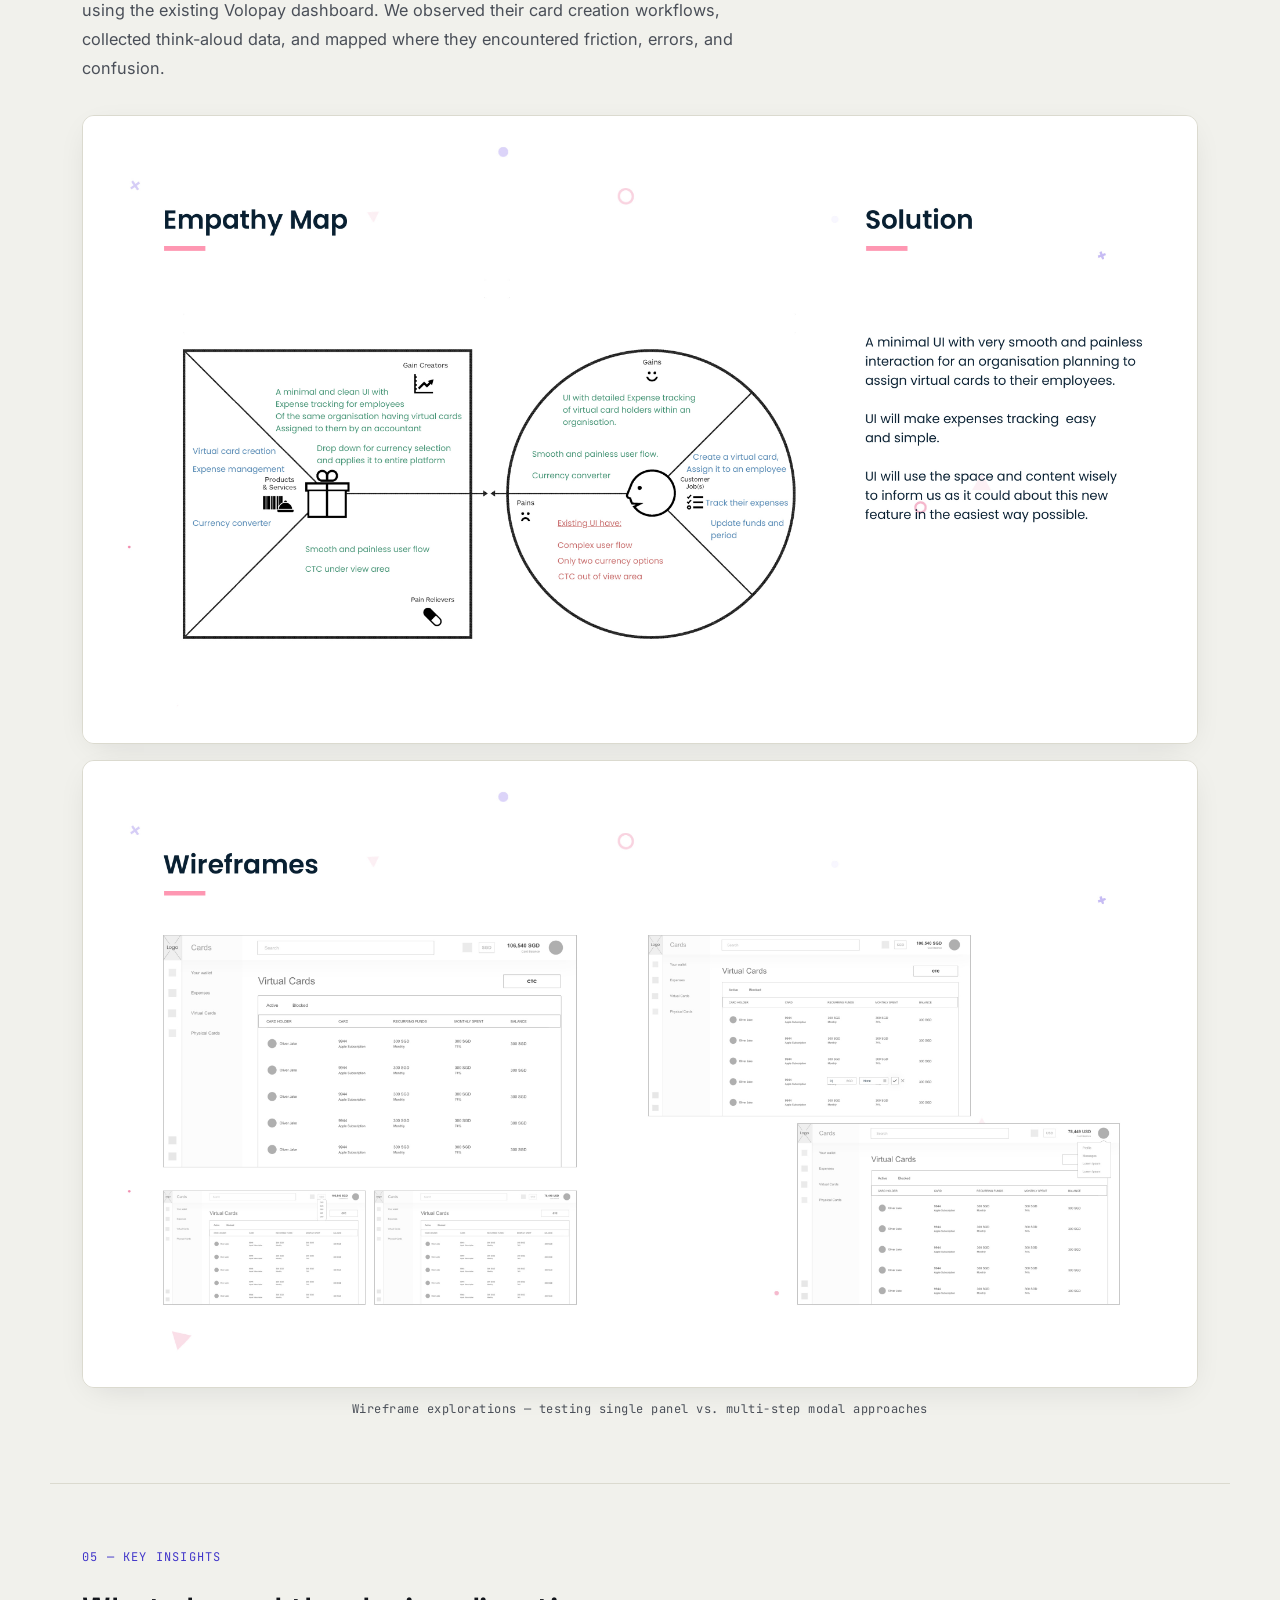
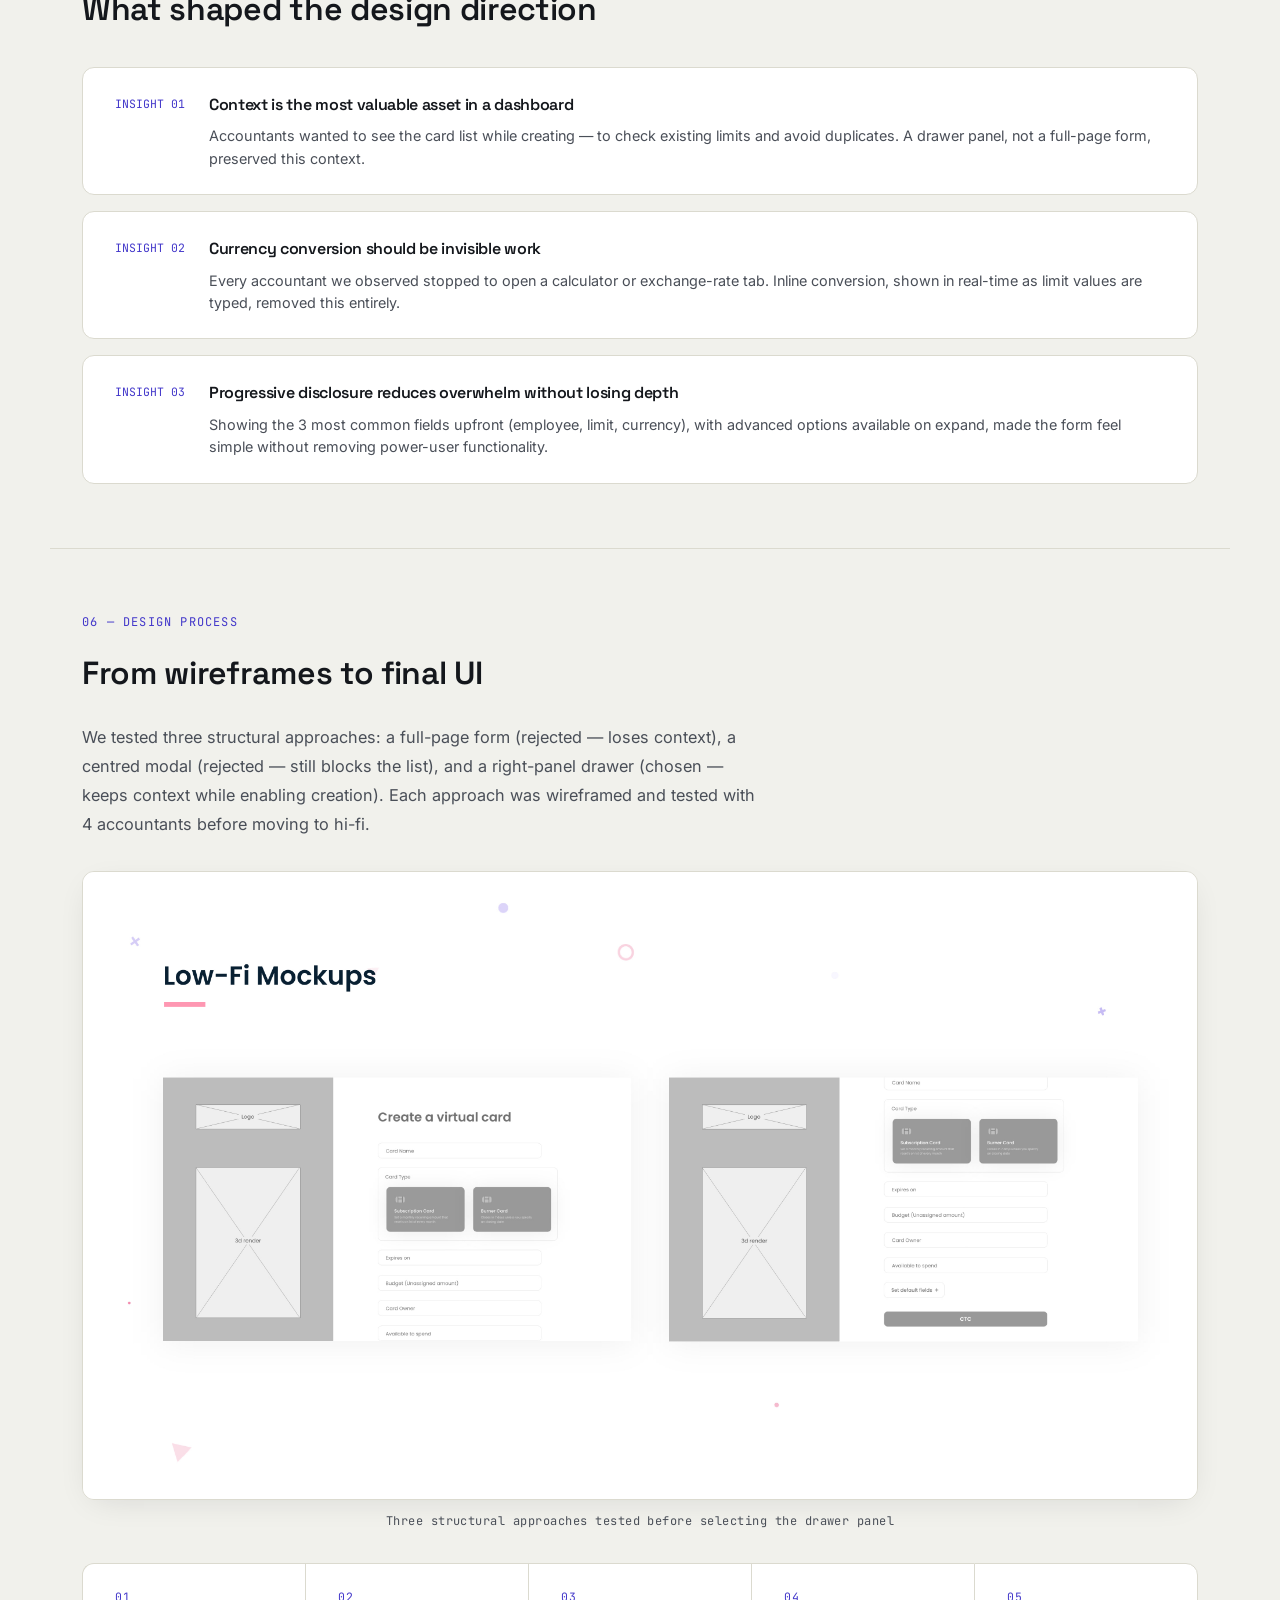
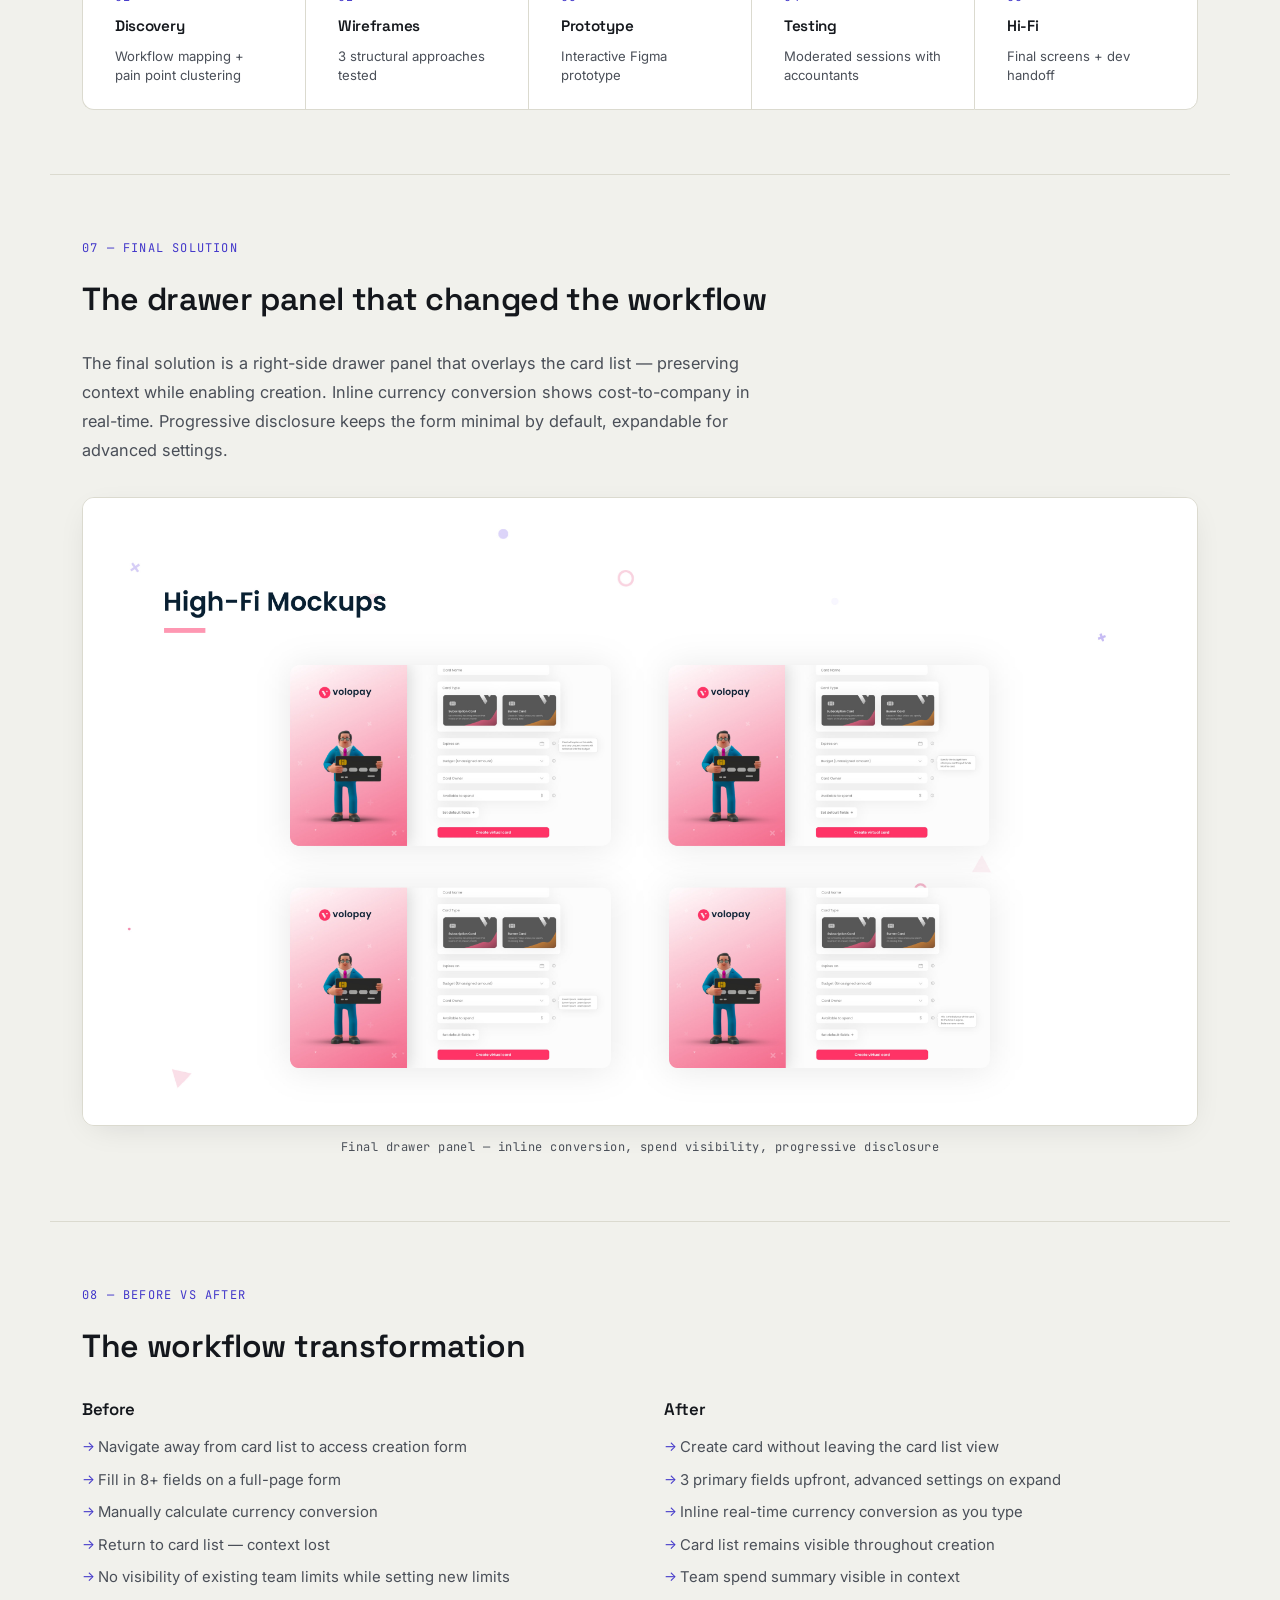
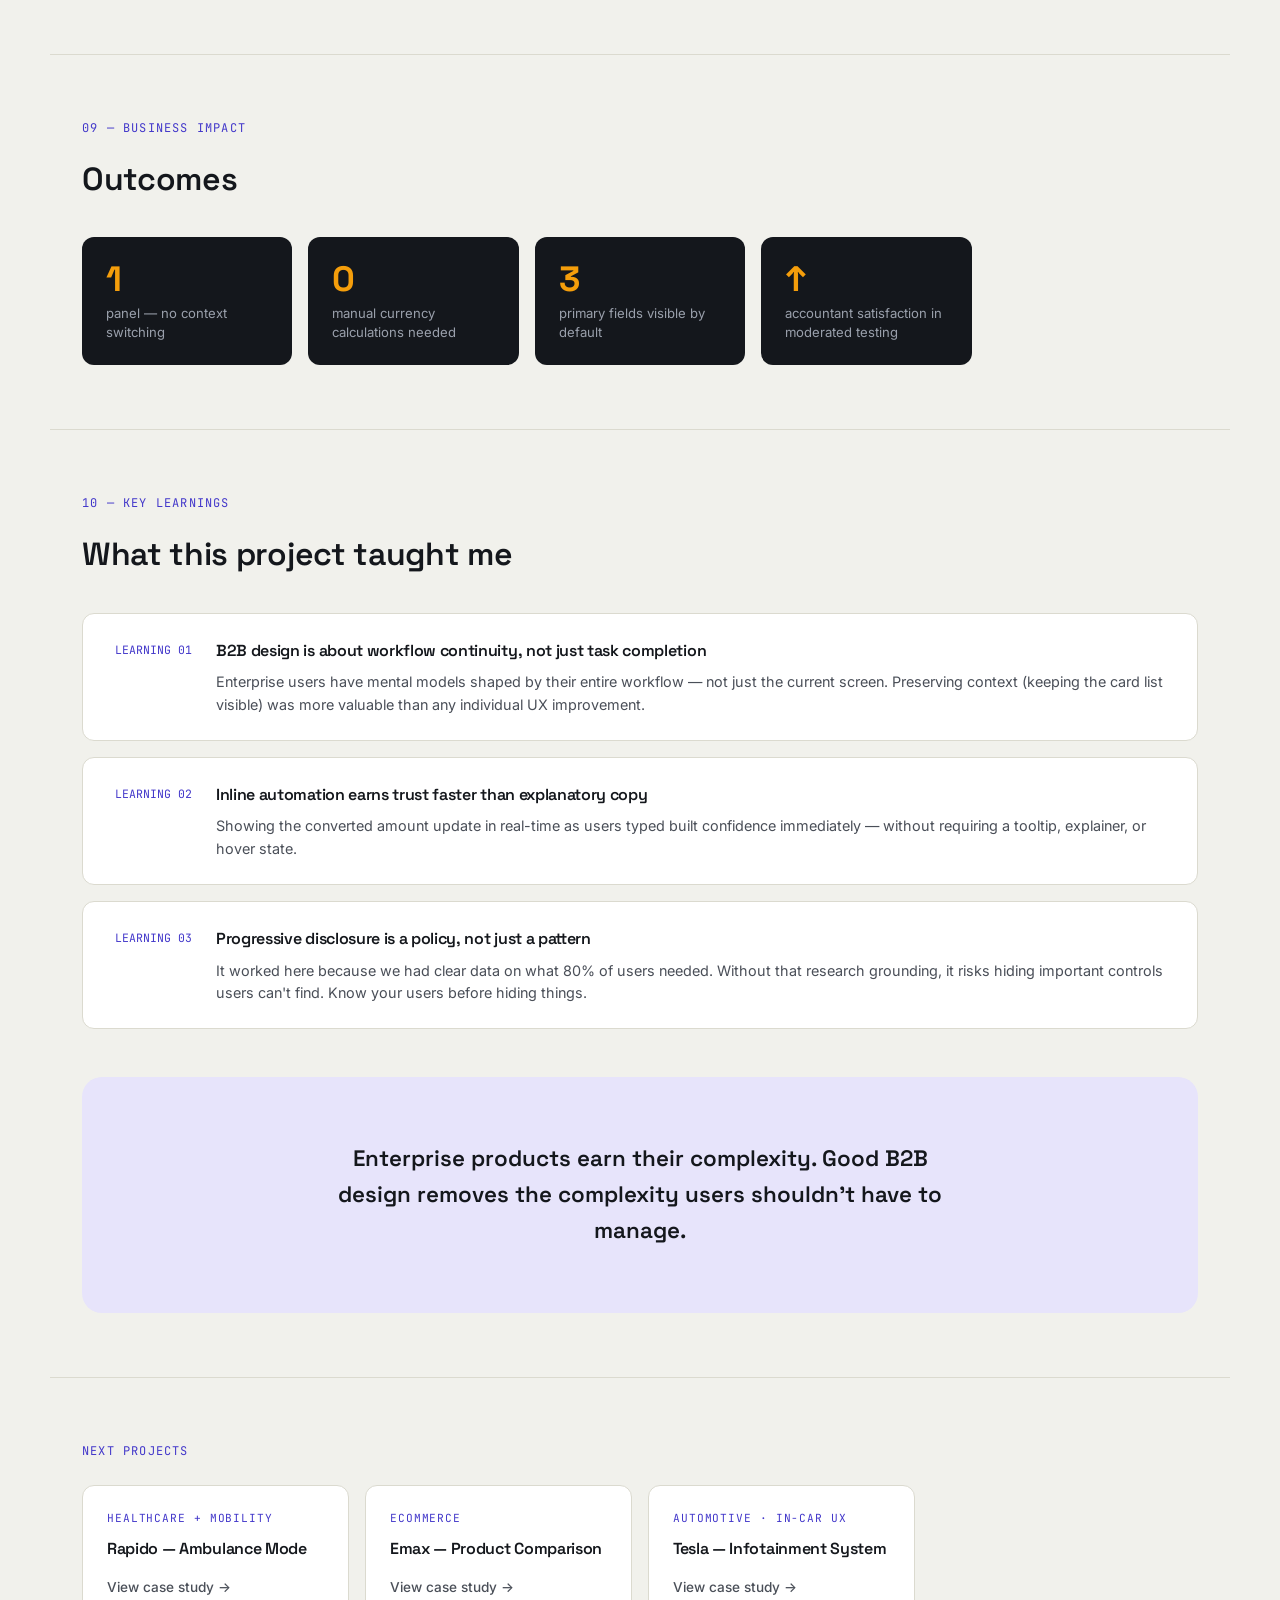
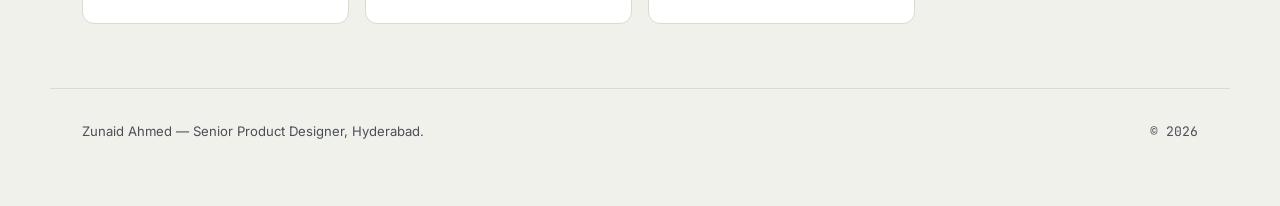
<file: case-studies/volopay-virtual-cards.html>
<!DOCTYPE html>
<html lang="en">
<head>
<meta charset="UTF-8">
<meta name="viewport" content="width=device-width, initial-scale=1.0">
<title>Volopay — Virtual Cards · Zunaid Ahmed</title>
<meta name="description" content="Designing a minimal virtual card creation and expense tracking flow for Volopay — replacing a complex UI with a clean, single-panel B2B experience.">
<meta property="og:type" content="article">
<meta property="og:title" content="Volopay — Virtual Cards · Zunaid Ahmed">
<meta property="og:description" content="Streamlined virtual card creation for enterprise accountants — single-panel flow, multi-currency, always-visible cost-to-company data.">
<meta property="og:image" content="../assets/case-studies/images/volopay-virtual-cards-thumb-01.jpg">
<meta name="twitter:card" content="summary_large_image">
<meta name="twitter:title" content="Volopay — Virtual Cards · Zunaid Ahmed">
<meta name="twitter:description" content="Streamlined virtual card creation for enterprise accountants — single-panel flow, multi-currency, always-visible cost-to-company data.">
<meta name="twitter:image" content="../assets/case-studies/images/volopay-virtual-cards-thumb-01.jpg">
<link rel="preconnect" href="https://fonts.googleapis.com">
<link rel="preconnect" href="https://fonts.gstatic.com" crossorigin>
<link href="https://fonts.googleapis.com/css2?family=Space+Grotesk:wght@400;500;600;700&family=Inter:wght@400;500;600&family=JetBrains+Mono:wght@400;500&display=swap" rel="stylesheet">
<link rel="stylesheet" href="../css/site.css">
<link rel="stylesheet" href="../css/case-study.css">
</head>
<body>

<div class="cursor-dot" aria-hidden="true"></div>
<div class="cursor-ring" aria-hidden="true"></div>
<div class="grain" aria-hidden="true"></div>

<header class="topbar" id="topbar">
  <a href="../" class="brand">ZA<span class="brand-dot">.</span></a>
  <nav class="topnav" aria-label="Primary">
    <a href="../#work">Work</a>
    <a href="../#experience">Experience</a>
    <a href="../#system">Toolkit</a>
    <a href="../#contact">Contact</a>
  </nav>
  <a class="topbar-cta" href="../assets/Zunaid_Ahmed_Resume.pdf" target="_blank" rel="noopener">Résumé ↗</a>
  <button class="nav-toggle" id="navToggle" aria-label="Toggle menu" aria-expanded="false">
    <span></span><span></span><span></span>
  </button>
</header>

<main>

  <!-- HERO -->
  <section class="cs-hero">
    <a href="../" class="cs-back"><span class="cs-back-arrow">←</span> Back to portfolio</a>
    <p class="cs-hero-tag">VOLOPAY · FINTECH · B2B SAAS · UI/UX CASE STUDY</p>
    <h1 class="cs-hero-title">Volopay — Virtual Cards</h1>
    <p class="cs-hero-lede">
      Enterprise accountants were navigating a multi-step, context-switching workflow to issue a single
      virtual card. This project collapsed that into a clean single-panel creation flow with multi-currency
      support and always-visible cost-to-company data.
    </p>
    <div class="cs-meta-row">
      <div class="cs-meta-item">
        <span class="cs-meta-label">ROLE</span>
        <span class="cs-meta-value">UI/UX Designer</span>
      </div>
      <div class="cs-meta-item">
        <span class="cs-meta-label">COMPANY</span>
        <span class="cs-meta-value">Volopay</span>
      </div>
      <div class="cs-meta-item">
        <span class="cs-meta-label">TOOLS</span>
        <span class="cs-meta-value">Figma · FigJam</span>
      </div>
      <div class="cs-meta-item">
        <span class="cs-meta-label">PLATFORM</span>
        <span class="cs-meta-value">Web (SaaS Dashboard)</span>
      </div>
      <div class="cs-meta-item">
        <span class="cs-meta-label">DURATION</span>
        <span class="cs-meta-value">6 weeks</span>
      </div>
    </div>
    <a class="cs-pdf-cta" href="../assets/case-studies/volopay-virtual-cards.pdf" target="_blank" rel="noopener">
      View full PDF ↗
    </a>
    <figure class="cs-img-hero">
      <img src="../assets/case-studies/images/volopay-cover.jpg" alt="Volopay Virtual Cards — cover slide showing the card creation panel UI">
    </figure>
  </section>

  <!-- 01 OVERVIEW -->
  <section class="cs-section">
    <p class="cs-section-label">01 — OVERVIEW</p>
    <h2 class="cs-section-title">Simplifying enterprise spend management</h2>
    <div class="cs-body">
      <p>
        Volopay is a B2B spend management platform serving finance and accounting teams at mid-market and
        enterprise companies. The Virtual Cards feature lets accountants issue disposable or recurring virtual
        cards to employees — controlling spend limits, currencies, and expiry dates from a single dashboard.
      </p>
      <p>
        The existing flow required navigating across multiple screens, switching context between the card list
        and creation form, and manually calculating cost-to-company for multi-currency cards. The redesign
        collapsed this into a single right-panel drawer with inline currency conversion.
      </p>
    </div>
  </section>

  <!-- 02 PROBLEM -->
  <section class="cs-section">
    <p class="cs-section-label">02 — PROBLEM</p>
    <h2 class="cs-section-title">The friction in the existing flow</h2>
    <div class="cs-problem-quote">
      <p>"Creating a virtual card required accountants to leave the card list, navigate to a form, fill in 8+ fields,
      calculate currency conversion manually, and return to the list — every time."</p>
    </div>
    <div class="cs-card-grid">
      <div class="cs-card">
        <p class="cs-card-num">01</p>
        <h4>Context switching</h4>
        <p>Leaving the card list to create a new card broke mental flow — users lost their place on return.</p>
      </div>
      <div class="cs-card">
        <p class="cs-card-num">02</p>
        <h4>No currency conversion</h4>
        <p>Multi-currency cards required accountants to manually calculate cost-to-company in home currency.</p>
      </div>
      <div class="cs-card">
        <p class="cs-card-num">03</p>
        <h4>Excessive form fields</h4>
        <p>The creation form had 8+ fields shown simultaneously — overwhelming for a routine task.</p>
      </div>
      <div class="cs-card">
        <p class="cs-card-num">04</p>
        <h4>No spend visibility</h4>
        <p>Accountants couldn't see team spend limits in context while setting an individual card limit.</p>
      </div>
    </div>
  </section>

  <!-- 03 USERS -->
  <section class="cs-section">
    <p class="cs-section-label">03 — USERS</p>
    <h2 class="cs-section-title">Who uses Volopay's Virtual Cards</h2>
    <div class="cs-two-col">
      <div class="cs-col">
        <h4>Primary: Enterprise accountant</h4>
        <ul>
          <li>Finance or accounting team member at a 100–1000 person company</li>
          <li>Issues 5–30 virtual cards per week for employees and vendors</li>
          <li>Works across multiple currencies and teams simultaneously</li>
          <li>Values speed and accuracy — errors in limits cost real money</li>
          <li>Frustrated by repetitive, high-friction workflows</li>
        </ul>
      </div>
      <div class="cs-col">
        <h4>Secondary: Finance manager</h4>
        <ul>
          <li>Approves cards issued by accountants</li>
          <li>Needs spend visibility across teams and currencies</li>
          <li>Reviews historical card usage and limits</li>
          <li>Wants audit trail and reporting built in</li>
          <li>Less frequent user, higher stakes decisions</li>
        </ul>
      </div>
    </div>
  </section>

  <!-- 04 RESEARCH -->
  <section class="cs-section">
    <p class="cs-section-label">04 — RESEARCH</p>
    <h2 class="cs-section-title">Understanding the workflow</h2>
    <div class="cs-body">
      <p>
        We conducted moderated usability sessions with 12 accountants across 5 companies using the existing
        Volopay dashboard. We observed their card creation workflows, collected think-aloud data, and mapped
        where they encountered friction, errors, and confusion.
      </p>
    </div>
    <div class="cs-img-block">
      <img src="../assets/case-studies/images/volopay-empathy.jpg" alt="User research synthesis — empathy map and pain point clustering from accountant interviews">
    </div>
    <div class="cs-img-block" style="margin-top: var(--space-4);">
      <img src="../assets/case-studies/images/volopay-wireframes.jpg" alt="Early wireframe explorations for the virtual card creation panel">
    </div>
    <p class="cs-img-caption">Wireframe explorations — testing single panel vs. multi-step modal approaches</p>
  </section>

  <!-- 05 KEY INSIGHTS -->
  <section class="cs-section">
    <p class="cs-section-label">05 — KEY INSIGHTS</p>
    <h2 class="cs-section-title">What shaped the design direction</h2>
    <div class="cs-heuristic-list">
      <div class="cs-heuristic-item">
        <span class="cs-heuristic-num">INSIGHT 01</span>
        <div>
          <h4>Context is the most valuable asset in a dashboard</h4>
          <p>Accountants wanted to see the card list while creating — to check existing limits and avoid duplicates. A drawer panel, not a full-page form, preserved this context.</p>
        </div>
      </div>
      <div class="cs-heuristic-item">
        <span class="cs-heuristic-num">INSIGHT 02</span>
        <div>
          <h4>Currency conversion should be invisible work</h4>
          <p>Every accountant we observed stopped to open a calculator or exchange-rate tab. Inline conversion, shown in real-time as limit values are typed, removed this entirely.</p>
        </div>
      </div>
      <div class="cs-heuristic-item">
        <span class="cs-heuristic-num">INSIGHT 03</span>
        <div>
          <h4>Progressive disclosure reduces overwhelm without losing depth</h4>
          <p>Showing the 3 most common fields upfront (employee, limit, currency), with advanced options available on expand, made the form feel simple without removing power-user functionality.</p>
        </div>
      </div>
    </div>
  </section>

  <!-- 06 DESIGN PROCESS -->
  <section class="cs-section">
    <p class="cs-section-label">06 — DESIGN PROCESS</p>
    <h2 class="cs-section-title">From wireframes to final UI</h2>
    <div class="cs-body">
      <p>
        We tested three structural approaches: a full-page form (rejected — loses context), a centred modal
        (rejected — still blocks the list), and a right-panel drawer (chosen — keeps context while enabling creation).
        Each approach was wireframed and tested with 4 accountants before moving to hi-fi.
      </p>
    </div>
    <div class="cs-img-block">
      <img src="../assets/case-studies/images/volopay-lofi.jpg" alt="Low-fidelity wireframes comparing full-page form, modal, and drawer panel approaches">
    </div>
    <p class="cs-img-caption">Three structural approaches tested before selecting the drawer panel</p>
    <div class="cs-process-steps" style="margin-top: var(--space-6);">
      <div class="cs-step">
        <span class="cs-step-num">01</span>
        <h4>Discovery</h4>
        <p>Workflow mapping + pain point clustering</p>
      </div>
      <div class="cs-step">
        <span class="cs-step-num">02</span>
        <h4>Wireframes</h4>
        <p>3 structural approaches tested</p>
      </div>
      <div class="cs-step">
        <span class="cs-step-num">03</span>
        <h4>Prototype</h4>
        <p>Interactive Figma prototype</p>
      </div>
      <div class="cs-step">
        <span class="cs-step-num">04</span>
        <h4>Testing</h4>
        <p>Moderated sessions with accountants</p>
      </div>
      <div class="cs-step">
        <span class="cs-step-num">05</span>
        <h4>Hi-Fi</h4>
        <p>Final screens + dev handoff</p>
      </div>
    </div>
  </section>

  <!-- 07 FINAL SOLUTION -->
  <section class="cs-section">
    <p class="cs-section-label">07 — FINAL SOLUTION</p>
    <h2 class="cs-section-title">The drawer panel that changed the workflow</h2>
    <div class="cs-body">
      <p>
        The final solution is a right-side drawer panel that overlays the card list — preserving context
        while enabling creation. Inline currency conversion shows cost-to-company in real-time.
        Progressive disclosure keeps the form minimal by default, expandable for advanced settings.
      </p>
    </div>
    <div class="cs-img-block">
      <img src="../assets/case-studies/images/volopay-hifi.jpg" alt="High-fidelity final design — the virtual card creation drawer panel with inline currency conversion">
    </div>
    <p class="cs-img-caption">Final drawer panel — inline conversion, spend visibility, progressive disclosure</p>
  </section>

  <!-- 08 BEFORE VS AFTER -->
  <section class="cs-section">
    <p class="cs-section-label">08 — BEFORE VS AFTER</p>
    <h2 class="cs-section-title">The workflow transformation</h2>
    <div class="cs-two-col">
      <div class="cs-col">
        <h4>Before</h4>
        <ul>
          <li>Navigate away from card list to access creation form</li>
          <li>Fill in 8+ fields on a full-page form</li>
          <li>Manually calculate currency conversion</li>
          <li>Return to card list — context lost</li>
          <li>No visibility of existing team limits while setting new limits</li>
        </ul>
      </div>
      <div class="cs-col">
        <h4>After</h4>
        <ul>
          <li>Create card without leaving the card list view</li>
          <li>3 primary fields upfront, advanced settings on expand</li>
          <li>Inline real-time currency conversion as you type</li>
          <li>Card list remains visible throughout creation</li>
          <li>Team spend summary visible in context</li>
        </ul>
      </div>
    </div>
  </section>

  <!-- 09 BUSINESS IMPACT -->
  <section class="cs-section">
    <p class="cs-section-label">09 — BUSINESS IMPACT</p>
    <h2 class="cs-section-title">Outcomes</h2>
    <div class="cs-stats">
      <div class="cs-stat">
        <span class="cs-stat-num">1</span>
        <span class="cs-stat-label">panel — no context switching</span>
      </div>
      <div class="cs-stat">
        <span class="cs-stat-num">0</span>
        <span class="cs-stat-label">manual currency calculations needed</span>
      </div>
      <div class="cs-stat">
        <span class="cs-stat-num">3</span>
        <span class="cs-stat-label">primary fields visible by default</span>
      </div>
      <div class="cs-stat">
        <span class="cs-stat-num">↑</span>
        <span class="cs-stat-label">accountant satisfaction in moderated testing</span>
      </div>
    </div>
  </section>

  <!-- 10 KEY LEARNINGS -->
  <section class="cs-section">
    <p class="cs-section-label">10 — KEY LEARNINGS</p>
    <h2 class="cs-section-title">What this project taught me</h2>
    <div class="cs-heuristic-list">
      <div class="cs-heuristic-item">
        <span class="cs-heuristic-num">LEARNING 01</span>
        <div>
          <h4>B2B design is about workflow continuity, not just task completion</h4>
          <p>Enterprise users have mental models shaped by their entire workflow — not just the current screen. Preserving context (keeping the card list visible) was more valuable than any individual UX improvement.</p>
        </div>
      </div>
      <div class="cs-heuristic-item">
        <span class="cs-heuristic-num">LEARNING 02</span>
        <div>
          <h4>Inline automation earns trust faster than explanatory copy</h4>
          <p>Showing the converted amount update in real-time as users typed built confidence immediately — without requiring a tooltip, explainer, or hover state.</p>
        </div>
      </div>
      <div class="cs-heuristic-item">
        <span class="cs-heuristic-num">LEARNING 03</span>
        <div>
          <h4>Progressive disclosure is a policy, not just a pattern</h4>
          <p>It worked here because we had clear data on what 80% of users needed. Without that research grounding, it risks hiding important controls users can't find. Know your users before hiding things.</p>
        </div>
      </div>
    </div>
    <div class="cs-closing" style="margin-top: var(--space-7);">
      <p>Enterprise products earn their complexity. Good B2B design removes the complexity users shouldn't have to manage.</p>
    </div>
  </section>

</main>

<nav class="cs-next" aria-label="More case studies">
  <p class="cs-next-title">NEXT PROJECTS</p>
  <div class="cs-next-grid">
    <a href="rapido-ambulance-mode.html" class="cs-next-card">
      <p class="cs-next-card-tag">HEALTHCARE + MOBILITY</p>
      <h4>Rapido — Ambulance Mode</h4>
      <span class="cs-next-card-link">View case study →</span>
    </a>
    <a href="emax-product-comparison.html" class="cs-next-card">
      <p class="cs-next-card-tag">ECOMMERCE</p>
      <h4>Emax — Product Comparison</h4>
      <span class="cs-next-card-link">View case study →</span>
    </a>
    <a href="tesla-infotainment.html" class="cs-next-card">
      <p class="cs-next-card-tag">AUTOMOTIVE · IN-CAR UX</p>
      <h4>Tesla — Infotainment System</h4>
      <span class="cs-next-card-link">View case study →</span>
    </a>
  </div>
</nav>

<footer class="site-footer">
  <p>Zunaid Ahmed — Senior Product Designer, Hyderabad.</p>
  <p class="mono">© <span id="year"></span></p>
</footer>

<button class="back-to-top" id="backToTop" aria-label="Back to top">↑</button>
<script src="../js/site.js"></script>
</body>
</html>
</file>
<file: css/home.css>
/* ============ TOKENS ============ */
:root{
  --bg:#06070A; --bg2:#0B0D12; --surface:#0F1218; --surface2:#141824;
  --line:rgba(255,255,255,.08); --line2:rgba(255,255,255,.14);
  --text:#EDEEF2; --soft:#9BA0AE; --mute:#6B7080;
  --a1:#7C6CFF; --a2:#22D3EE; --a3:#F472B6;
  --ok:#34D399; --warn:#FBBF24; --bad:#F87171;
  --grad:linear-gradient(100deg,#9B8CFF 0%,#22D3EE 55%,#7CF0C9 100%);
  --font-d:'Space Grotesk',system-ui,sans-serif; --font-b:'Inter',system-ui,sans-serif; --font-m:'JetBrains Mono',ui-monospace,monospace;
  --max:1180px; --r:16px;
  --ease:cubic-bezier(.16,.84,.44,1);
}
*,*::before,*::after{box-sizing:border-box}
html{scroll-behavior:smooth;scroll-padding-top:84px}
body{margin:0;background:var(--bg);color:var(--text);font:16px/1.65 var(--font-b);-webkit-font-smoothing:antialiased;overflow-x:hidden}
img{max-width:100%;display:block}
a{color:inherit;text-decoration:none}
button{font:inherit;color:inherit;cursor:pointer}
h1,h2,h3{font-family:var(--font-d);margin:0;letter-spacing:-.02em;line-height:1.08}
p{margin:0}
::selection{background:var(--a1);color:#fff}
:focus-visible{outline:2px solid var(--a2);outline-offset:3px;border-radius:6px}
.skip{position:absolute;left:-999px;top:8px;background:#fff;color:#000;padding:8px 14px;border-radius:8px;z-index:200}
.skip:focus{left:8px}
.grad{background:var(--grad);-webkit-background-clip:text;background-clip:text;color:transparent}

/* ambient */
.progress{position:fixed;top:0;left:0;height:2px;width:100%;background:var(--grad);transform-origin:0 50%;transform:scaleX(0);z-index:120}
.spotlight{position:fixed;inset:0;pointer-events:none;z-index:0;background:radial-gradient(520px circle at var(--mx,50%) var(--my,30%),rgba(124,108,255,.10),transparent 60%)}
body::before{content:"";position:fixed;inset:0;z-index:0;pointer-events:none;opacity:.5;
  background-image:linear-gradient(var(--line) 1px,transparent 1px),linear-gradient(90deg,var(--line) 1px,transparent 1px);
  background-size:64px 64px;mask-image:radial-gradient(ellipse at 50% 0%,#000 0%,transparent 70%);-webkit-mask-image:radial-gradient(ellipse at 50% 0%,#000 0%,transparent 70%)}
main,.foot,.nav{position:relative;z-index:1}

/* ============ NAV ============ */
.nav{position:fixed;top:14px;left:50%;transform:translateX(-50%);width:min(1120px,calc(100% - 28px));z-index:100;display:flex;align-items:center;justify-content:space-between;gap:18px;padding:9px 12px 9px 18px;border:1px solid var(--line);border-radius:999px;background:rgba(10,12,17,.6);backdrop-filter:blur(16px);-webkit-backdrop-filter:blur(16px);transition:background .3s,border-color .3s}
.nav.scrolled{background:rgba(10,12,17,.85);border-color:var(--line2)}
.brand{display:flex;align-items:center;gap:3px;font:700 17px var(--font-d)}
.brand-dot{width:6px;height:6px;border-radius:50%;background:var(--a2);box-shadow:0 0 12px var(--a2);margin-top:8px}
.nav nav{display:flex;gap:4px}
.nav nav a{padding:7px 13px;border-radius:999px;font-size:14px;color:var(--soft);transition:.2s}
.nav nav a:hover,.nav nav a.active{color:var(--text);background:rgba(255,255,255,.07)}
.nav-right{display:flex;align-items:center;gap:10px}
.kbd-btn{display:flex;align-items:center;gap:8px;padding:6px 10px;border:1px solid var(--line);border-radius:999px;background:transparent;color:var(--soft);font-size:13px}
.kbd-btn:hover{border-color:var(--line2);color:var(--text)}
kbd{font:500 11px var(--font-m);padding:2px 6px;border:1px solid var(--line2);border-radius:5px;background:rgba(255,255,255,.04);color:var(--soft)}

/* ============ BUTTONS ============ */
.btn{display:inline-flex;align-items:center;gap:8px;padding:14px 24px;border-radius:999px;border:1px solid transparent;background:var(--text);color:#07080B;font-weight:600;font-size:15px;transition:transform .25s var(--ease),box-shadow .25s,background .2s;will-change:transform}
.btn:hover{box-shadow:0 10px 40px -8px rgba(124,108,255,.7)}
.btn-ghost{background:transparent;color:var(--text);border-color:var(--line2)}
.btn-ghost:hover{background:rgba(255,255,255,.06);box-shadow:none}
.btn-sm{padding:8px 16px;font-size:13px}
.arr{display:inline-block;animation:bob 1.8s ease-in-out infinite}
@keyframes bob{50%{transform:translateY(3px)}}

/* ============ HERO ============ */
.hero{position:relative;min-height:100svh;display:flex;align-items:center;padding:130px 28px 80px;overflow:hidden}
#neural{position:absolute;inset:0;width:100%;height:100%;opacity:.9}
.hero::after{content:"";position:absolute;inset:auto 0 0 0;height:180px;background:linear-gradient(transparent,var(--bg));pointer-events:none}
.hero-inner{position:relative;z-index:2;max-width:var(--max);margin:0 auto;width:100%}
.status{display:inline-flex;align-items:center;gap:10px;font:500 12px var(--font-m);letter-spacing:.04em;color:var(--soft);padding:7px 14px;border:1px solid var(--line);border-radius:999px;background:rgba(255,255,255,.03);margin-bottom:30px}
.pulse{width:8px;height:8px;border-radius:50%;background:var(--ok);box-shadow:0 0 0 0 rgba(52,211,153,.6);animation:pulse 2s infinite}
@keyframes pulse{70%{box-shadow:0 0 0 9px rgba(52,211,153,0)}100%{box-shadow:0 0 0 0 rgba(52,211,153,0)}}
.hero-title{font-size:clamp(42px,7vw,98px);font-weight:700;letter-spacing:-.045em;line-height:1;max-width:1180px}
.hero-title .line{display:block;overflow:hidden;padding-bottom:.08em}
.hero-title .line>span{display:inline-block;transform:translateY(110%);animation:rise 1s var(--ease) forwards}
.hero-title .line:nth-child(2)>span{animation-delay:.12s}
.hero-title .line:nth-child(3)>span{animation-delay:.24s}
@keyframes rise{to{transform:none}}
.lede{max-width:640px;margin-top:30px;font-size:clamp(17px,1.6vw,20px);color:var(--soft);opacity:0;animation:fade 1s .5s var(--ease) forwards}
.lede strong{color:var(--text);font-weight:500}
.lede em{font-style:normal;color:var(--a2)}
.typed{margin-top:22px;font:400 14px var(--font-m);color:var(--soft);min-height:24px;opacity:0;animation:fade 1s .7s forwards}
.typed .prompt{color:var(--a1)}
.caret{display:inline-block;width:8px;height:16px;margin-left:3px;background:var(--a2);vertical-align:-3px;animation:blink 1s steps(1) infinite}
@keyframes blink{50%{opacity:0}}
.cta{display:flex;flex-wrap:wrap;gap:12px;margin-top:34px}
.hero .cta{opacity:0;animation:fade 1s .85s forwards}
@keyframes fade{to{opacity:1}}
.stats{display:grid;grid-template-columns:repeat(4,1fr);gap:1px;margin:64px 0 0;background:var(--line);border:1px solid var(--line);border-radius:var(--r);overflow:hidden;opacity:0;animation:fade 1s 1s forwards}
.stats div{background:rgba(9,10,14,.82);padding:22px 24px;backdrop-filter:blur(8px)}
.stats dt{font:700 clamp(30px,3.6vw,44px)/1 var(--font-d);letter-spacing:-.03em}
.stats dd{margin:8px 0 0;font-size:13px;color:var(--soft);line-height:1.4}
.scroll-hint{position:absolute;left:50%;bottom:26px;z-index:3;width:22px;height:36px;border:1.5px solid var(--line2);border-radius:12px;transform:translateX(-50%)}
.scroll-hint span{position:absolute;left:50%;top:7px;width:3px;height:7px;border-radius:2px;background:var(--text);transform:translateX(-50%);animation:wheel 1.6s infinite}
@keyframes wheel{0%{opacity:0;transform:translate(-50%,0)}30%{opacity:1}100%{opacity:0;transform:translate(-50%,12px)}}

/* ============ MARQUEE ============ */
.marquee{border-block:1px solid var(--line);background:var(--bg2);overflow:hidden;padding:18px 0}
.track{display:flex;gap:28px;width:max-content;animation:scroll 38s linear infinite;font:500 14px var(--font-m);text-transform:uppercase;letter-spacing:.08em;color:var(--soft)}
.track i{font-style:normal;color:var(--a1)}
.marquee:hover .track{animation-play-state:paused}
@keyframes scroll{to{transform:translateX(-50%)}}

/* ============ SECTIONS ============ */
.section{max-width:var(--max);margin:0 auto;padding:120px 28px 20px}
.section-head{max-width:820px;margin-bottom:56px}
.eyebrow{font:500 12px var(--font-m);letter-spacing:.1em;text-transform:uppercase;color:var(--a2);margin-bottom:16px}
.section-head h2,.contact-card h2{font-size:clamp(30px,4.6vw,56px);letter-spacing:-.035em}
.sub{margin-top:18px;color:var(--soft);font-size:18px;max-width:700px}
.reveal{opacity:0;transform:translateY(28px);transition:opacity .9s var(--ease),transform .9s var(--ease)}
.reveal.in{opacity:1;transform:none}

/* ============ AGENT DEMO ============ */
.agent{display:grid;grid-template-columns:1.02fr 1fr;gap:20px}
.agent-panel,.canvas-wrap{border:1px solid var(--line);border-radius:var(--r);background:linear-gradient(180deg,var(--surface),var(--bg2));overflow:hidden}
.panel-bar,.canvas-bar{display:flex;align-items:center;gap:12px;padding:12px 16px;border-bottom:1px solid var(--line);font:500 12px var(--font-m);color:var(--mute)}
.lights{display:flex;gap:6px}.lights i{width:10px;height:10px;border-radius:50%;background:#2A2F3C}
.panel-title{flex:1}
.badge{padding:3px 10px;border-radius:999px;border:1px solid var(--line2);color:var(--soft);font-size:11px;transition:.3s}
.badge.run{color:var(--warn);border-color:rgba(251,191,36,.4);background:rgba(251,191,36,.08)}
.badge.done{color:var(--ok);border-color:rgba(52,211,153,.4);background:rgba(52,211,153,.08)}
.brief{padding:18px 18px 6px}
.brief label{font:500 11px var(--font-m);letter-spacing:.08em;text-transform:uppercase;color:var(--mute)}
.brief-field{display:flex;gap:8px;margin-top:8px}
.brief-field input{flex:1;min-width:0;padding:12px 14px;border-radius:10px;border:1px solid var(--line2);background:rgba(255,255,255,.03);color:var(--text);font:400 14px var(--font-b)}
.brief-field input:focus{outline:none;border-color:var(--a1);box-shadow:0 0 0 3px rgba(124,108,255,.2)}
.brief-field .btn{background:var(--a1);color:#fff}
.brief-field .btn:disabled{opacity:.5;cursor:default}
.chips-row{display:flex;flex-wrap:wrap;gap:8px;margin-top:12px}
.chips-row button{padding:5px 12px;border-radius:999px;border:1px solid var(--line);background:transparent;color:var(--soft);font-size:12px;transition:.2s}
.chips-row button:hover{border-color:var(--a1);color:var(--text)}
.steps{list-style:none;margin:14px 0 0;padding:0 18px}
.steps li{display:flex;align-items:center;gap:14px;padding:12px 0;border-top:1px solid var(--line);opacity:.4;transition:opacity .4s}
.steps li.active,.steps li.done{opacity:1}
.steps .n{font:500 12px var(--font-m);color:var(--mute);width:22px}
.steps li.active .n{color:var(--warn)}.steps li.done .n{color:var(--ok)}
.steps div{flex:1}.steps b{display:block;font:600 15px var(--font-d)}
.steps small{color:var(--mute);font-size:12.5px}
.tick{width:18px;height:18px;border-radius:50%;border:1.5px solid var(--line2);position:relative;transition:.3s}
.steps li.active .tick{border-color:var(--warn);border-top-color:transparent;animation:spin .8s linear infinite}
.steps li.done .tick{background:var(--ok);border-color:var(--ok);animation:none}
.steps li.done .tick::after{content:"";position:absolute;left:5px;top:2px;width:4px;height:8px;border:solid #04130c;border-width:0 2px 2px 0;transform:rotate(45deg)}
@keyframes spin{to{transform:rotate(360deg)}}
.log{margin:6px 18px 18px;padding:12px 14px;border-radius:10px;background:#07080B;border:1px solid var(--line);font:400 12px/1.7 var(--font-m);color:var(--soft);height:112px;overflow:hidden}
.log p{white-space:nowrap;overflow:hidden;text-overflow:ellipsis}
.log .ok{color:var(--ok)}.log .t{color:var(--a1)}.log .w{color:var(--warn)}

.canvas-wrap{display:flex;flex-direction:column}
.canvas{position:relative;flex:1;min-height:520px;background:radial-gradient(circle,#232837 1px,transparent 1.2px) 0 0/22px 22px,#0A0C11;display:grid;place-items:center;padding:24px;overflow:hidden}
.frame{position:relative;width:min(240px,64%);aspect-ratio:390/700;border-radius:22px;background:#fff;box-shadow:0 30px 80px -20px rgba(0,0,0,.8),0 0 0 1px rgba(255,255,255,.1);padding:20px 16px;display:flex;flex-direction:column;gap:10px;outline:1.5px dashed rgba(124,108,255,.0);outline-offset:6px;transition:outline-color .4s}
.frame.drawing{outline-color:rgba(124,108,255,.8)}
.frame-label{position:absolute;top:-26px;left:0;font:500 11px var(--font-m);color:var(--mute);white-space:nowrap}
.f-el{opacity:0;transform:translateY(8px) scale(.97);transition:opacity .45s var(--ease),transform .45s var(--ease);border-radius:8px;background:#E7E9F0}
.f-el.on{opacity:1;transform:none}
.f-status{height:8px;width:38%;background:#CDD1DD}
.f-logo{width:34px;height:34px;border-radius:10px;background:linear-gradient(135deg,var(--a1),var(--a2));margin-top:8px}
.f-title{height:20px;width:82%;background:#14171F;margin-top:6px}
.f-text{height:9px;width:96%}.f-text.short{width:64%}
.f-card{display:flex;gap:8px;padding:10px;background:#F3F4F8;margin-top:6px}
.f-card i{flex:1;height:48px;border-radius:8px;background:#fff;box-shadow:0 1px 0 #DDE0EA}
.f-cta{height:38px;margin-top:auto;background:var(--a1);border-radius:12px}
.f-link{height:8px;width:42%;align-self:center;background:#CDD1DD}
.frame.flaw .f-text.short{width:96%;background:#B9BECB}
.frame.flaw .f-cta{background:#9FA6F5;margin-top:8px}
.cursor-agent{position:absolute;z-index:5;left:20%;top:20%;color:var(--a1);pointer-events:none;transition:left .7s var(--ease),top .7s var(--ease),opacity .4s;opacity:0}
.cursor-agent.show{opacity:1}
.cursor-agent em{position:absolute;left:14px;top:14px;font:600 10px var(--font-m);font-style:normal;background:var(--a1);color:#fff;padding:3px 8px;border-radius:6px;white-space:nowrap}
.score{position:absolute;right:14px;bottom:14px;display:flex;gap:12px;align-items:center;padding:12px 14px;border-radius:14px;border:1px solid var(--line2);background:rgba(10,12,17,.88);backdrop-filter:blur(10px);opacity:0;transform:translateY(10px);transition:.5s var(--ease)}
.score.show{opacity:1;transform:none}
.score-ring{position:relative;width:54px;height:54px}
.score-ring svg{width:100%;height:100%;transform:rotate(-90deg)}
.score-ring circle{fill:none;stroke-width:3.5}
.score-ring .bg{stroke:rgba(255,255,255,.08)}
.score-ring .fg{stroke:var(--ok);stroke-linecap:round;stroke-dasharray:119.4;stroke-dashoffset:119.4;transition:stroke-dashoffset .8s var(--ease),stroke .4s}
.score-ring b{position:absolute;inset:0;display:grid;place-items:center;font:700 15px var(--font-d)}
.score ul{list-style:none;margin:0;padding:0;font-size:11.5px;color:var(--soft);display:grid;gap:4px}
.score li{display:flex;align-items:center;gap:7px}
.score li span{width:12px;height:12px;border-radius:50%;border:1.5px solid var(--line2);transition:.3s;flex:none}
.score li.pass span{background:var(--ok);border-color:var(--ok)}
.score li.fail span{background:var(--bad);border-color:var(--bad)}
.note{padding:10px 16px;border-top:1px solid var(--line);font-size:12px;color:var(--mute)}

.pillars{display:grid;grid-template-columns:repeat(4,1fr);gap:14px;margin-top:20px}
.pillars article,.toolkit>div{padding:24px;border:1px solid var(--line);border-radius:var(--r);background:linear-gradient(180deg,var(--surface),var(--bg2))}
.ico{display:grid;place-items:center;width:38px;height:38px;border-radius:10px;background:rgba(124,108,255,.14);color:#B7ADFF;font-size:18px;margin-bottom:16px}
.pillars h3,.toolkit h3{font-size:18px;margin-bottom:8px}
.pillars p,.toolkit p{font-size:14.5px;color:var(--soft);line-height:1.6}

/* ============ INTELLIGENCE ============ */
.intel{border:1px solid var(--line);border-radius:var(--r);background:linear-gradient(180deg,var(--surface),var(--bg2));overflow:hidden}
.intel-nav{display:flex;gap:4px;padding:10px;border-bottom:1px solid var(--line);overflow-x:auto}
.intel-nav button{padding:9px 18px;border-radius:999px;border:0;background:transparent;color:var(--soft);font-weight:500;font-size:14px;white-space:nowrap;transition:.2s}
.intel-nav button:hover{color:var(--text)}
.intel-nav button.on{background:rgba(124,108,255,.18);color:#fff;box-shadow:inset 0 0 0 1px rgba(124,108,255,.5)}
.intel-body{padding:34px;min-height:340px}
.intel-pane{display:none;grid-template-columns:1fr 1.1fr;gap:40px;align-items:center}
.intel-pane.on{display:grid;animation:pane .5s var(--ease)}
@keyframes pane{from{opacity:0;transform:translateY(10px)}}
.intel-pane h3{font-size:26px;margin-bottom:12px;align-self:end}
.intel-pane .txt p{color:var(--soft);font-size:16px}
.viz{border:1px solid var(--line);border-radius:12px;background:#07080B;padding:24px;min-height:210px;position:relative}
.viz-note{font-size:12px;color:var(--mute);margin-top:10px}
.sitemap{display:flex;flex-wrap:wrap;gap:10px;align-content:center;justify-content:center}
.node{padding:8px 14px;border-radius:8px;border:1px solid var(--line2);font:500 12px var(--font-m);color:var(--soft);animation:pop .5s var(--ease) backwards}
.node.root{background:var(--a1);border-color:var(--a1);color:#fff;flex-basis:100%;text-align:center;max-width:120px;margin:0 auto 6px}
.node.sm{opacity:.7;font-size:11px}
.node:nth-child(2){animation-delay:.1s}.node:nth-child(3){animation-delay:.18s}.node:nth-child(4){animation-delay:.26s}.node:nth-child(5){animation-delay:.34s}.node:nth-child(n+6){animation-delay:.5s}
@keyframes pop{from{opacity:0;transform:scale(.8)}}
.bars{display:grid;gap:16px;align-content:center}
.bars label{display:block;font:500 12px var(--font-m);color:var(--soft);margin-bottom:6px}
.bars i{display:block;height:8px;border-radius:99px;background:rgba(255,255,255,.06);position:relative;overflow:hidden}
.bars i::after{content:"";position:absolute;inset:0;width:var(--w);border-radius:99px;background:var(--grad);animation:grow 1.1s var(--ease) backwards}
@keyframes grow{from{width:0}}
.bench{display:grid;gap:4px;align-content:center;font-size:13px}
.bench .row{display:grid;grid-template-columns:1.6fr 1fr 1fr 1fr;align-items:center;padding:10px 4px;border-bottom:1px solid var(--line);color:var(--soft)}
.bench .head{font:500 11px var(--font-m);text-transform:uppercase;color:var(--mute)}
.bench b{font-size:16px;text-align:left}
.g{color:var(--ok)}.y{color:var(--warn)}.r{color:var(--bad)}
.ia{display:flex;align-items:center;justify-content:space-around;gap:10px}
.ia .col{display:grid;gap:7px;min-width:120px}
.ia .col b{font:500 11px var(--font-m);color:var(--mute);text-transform:uppercase;margin-bottom:2px}
.ia .col span{padding:8px 12px;border:1px solid var(--line2);border-radius:8px;font-size:12.5px;color:var(--soft)}
.ia .col.good span{border-color:rgba(52,211,153,.5);color:var(--text);background:rgba(52,211,153,.07)}
.ia .arrow{font-size:24px;color:var(--a2);animation:nudge 1.5s ease-in-out infinite}
@keyframes nudge{50%{transform:translateX(5px)}}
.loop{display:flex;flex-wrap:wrap;align-items:center;justify-content:center;gap:8px}
.loop span{padding:9px 14px;border-radius:999px;border:1px solid var(--line2);font:500 12px var(--font-m);color:var(--text);background:rgba(124,108,255,.1)}
.loop i{font-style:normal;color:var(--a2)}

/* ============ FLOW ============ */
.flow{position:relative;display:grid;grid-template-columns:repeat(6,1fr);gap:14px;padding-top:34px}
.flow-line{position:absolute;left:7px;right:7px;top:8px;height:2px;background:var(--line)}
.flow-line i{display:block;height:100%;width:0;background:var(--grad);box-shadow:0 0 14px rgba(34,211,238,.6)}
.flow-step{position:relative;padding:28px 18px 20px;border:1px solid var(--line);border-radius:var(--r);background:linear-gradient(180deg,var(--surface),var(--bg2));transition:.3s}
.flow-step:hover{border-color:var(--a1);transform:translateY(-4px)}
.flow-step .dot{position:absolute;top:-32px;left:0;width:14px;height:14px;border-radius:50%;background:var(--bg);border:2px solid var(--line2);transition:.4s}
.flow-step.lit .dot{background:var(--a2);border-color:var(--a2);box-shadow:0 0 16px var(--a2)}
.flow-step small{font:500 11px var(--font-m);letter-spacing:.08em;text-transform:uppercase;color:var(--mute)}
.flow-step h3{font-size:19px;margin:6px 0 8px}
.flow-step p{font-size:13.5px;color:var(--soft);line-height:1.55}
.flow-step em{display:inline-block;margin-top:14px;font:500 11px var(--font-m);font-style:normal;padding:3px 9px;border-radius:99px;border:1px solid var(--line2);color:var(--soft)}

/* ============ WORK ============ */
.feature{display:grid;grid-template-columns:1.05fr 1fr;gap:0;border:1px solid var(--line);border-radius:22px;background:linear-gradient(135deg,#12142A,var(--bg2) 60%);overflow:hidden;margin-bottom:20px;position:relative}
.feature-visual{position:relative;display:grid;place-items:center;min-height:360px;padding:30px;background:radial-gradient(circle at 30% 30%,rgba(124,108,255,.35),transparent 60%),#0A0B14}
.feature-visual>img{position:absolute;top:22px;left:22px;height:34px;width:auto;opacity:.95}
.verdict{width:min(300px,100%);padding:20px;border:1px solid var(--line2);border-radius:16px;background:rgba(10,12,18,.85);backdrop-filter:blur(10px);display:grid;gap:10px;box-shadow:0 30px 60px -20px #000;animation:float 6s ease-in-out infinite}
@keyframes float{50%{transform:translateY(-8px)}}
.vt{font:500 10px var(--font-m);letter-spacing:.1em;text-transform:uppercase;color:var(--a2)}
.verdict b{font:700 24px var(--font-d)}
.conf{height:6px;border-radius:99px;background:rgba(255,255,255,.08);overflow:hidden}
.conf i{display:block;height:100%;width:var(--w);background:var(--grad);border-radius:99px}
.verdict small{color:var(--soft);font-size:12px}
.human{font:500 11px var(--font-m);color:var(--warn);padding:6px 10px;border:1px dashed rgba(251,191,36,.5);border-radius:8px;text-align:center}
.feature-body{padding:44px 40px;display:flex;flex-direction:column;justify-content:center}
.feature-body h3{font-size:clamp(30px,3.6vw,44px);margin:10px 0 14px}
.feature-body>p{color:var(--soft)}
.tag{font:500 11.5px var(--font-m);letter-spacing:.04em;color:var(--a2)}
.impact{margin-top:14px;font:500 12.5px var(--font-m);color:var(--text)}
.more{margin-top:20px;font-weight:600;font-size:14px;color:var(--a2)}
.work{display:grid;grid-template-columns:repeat(3,1fr);gap:20px}
.card{display:flex;flex-direction:column;border:1px solid var(--line);border-radius:var(--r);background:linear-gradient(180deg,var(--surface),var(--bg2));overflow:hidden;position:relative}
.thumb{aspect-ratio:16/10;overflow:hidden;background:#0A0C11}
.thumb img{width:100%;height:100%;object-fit:cover;transition:transform .8s var(--ease)}
.card:hover .thumb img{transform:scale(1.06)}
.card-body{padding:22px;display:flex;flex-direction:column;flex:1}
.card-body h3{font-size:21px;margin:6px 0 8px}
.card-body>p:not(.tag):not(.impact){font-size:14.5px;color:var(--soft)}
.card-body .impact{font-size:11.5px;color:var(--soft)}
.card-body .more{margin-top:auto;padding-top:16px}
.card::before,.feature::before,.tilt::before{content:"";position:absolute;inset:0;border-radius:inherit;pointer-events:none;opacity:0;transition:opacity .3s;background:radial-gradient(360px circle at var(--px,50%) var(--py,50%),rgba(124,108,255,.18),transparent 55%);z-index:2}
.card:hover::before,.feature:hover::before,.tilt:hover::before{opacity:1}
.tilt{transform-style:preserve-3d;will-change:transform;position:relative}

/* ============ ABOUT / TIMELINE / TOOLKIT ============ */
.about-grid{display:grid;grid-template-columns:1.5fr 1fr;gap:56px;align-items:center}
.about-copy p{color:var(--soft);font-size:17px;margin-bottom:18px}
.chips{list-style:none;display:flex;flex-wrap:wrap;gap:8px;padding:0;margin:26px 0 0}
.chips li{padding:6px 14px;border:1px solid var(--line2);border-radius:999px;font-size:13px;color:var(--text);background:rgba(255,255,255,.03)}
.avatar-wrap{position:relative;max-width:340px;justify-self:center}
.avatar{width:100%;aspect-ratio:1;object-fit:cover;border-radius:28px;filter:grayscale(.2) contrast(1.05)}
.avatar-wrap .ring{position:absolute;inset:-10px;border-radius:36px;border:1px solid transparent;background:var(--grad) border-box;-webkit-mask:linear-gradient(#000 0 0) padding-box,linear-gradient(#000 0 0);-webkit-mask-composite:xor;mask-composite:exclude;opacity:.7;animation:hue 8s linear infinite}
@keyframes hue{to{filter:hue-rotate(360deg)}}
.timeline{list-style:none;margin:0;padding:0;border-left:1px solid var(--line2)}
.timeline li{display:grid;grid-template-columns:160px 1fr;gap:24px;padding:0 0 44px 32px;position:relative}
.timeline li::before{content:"";position:absolute;left:-5px;top:7px;width:9px;height:9px;border-radius:50%;background:var(--a2);box-shadow:0 0 14px var(--a2)}
.when{font:500 13px var(--font-m);color:var(--mute);padding-top:3px}
.timeline h3{font-size:22px}
.timeline h3 span{display:block;font:500 14px var(--font-b);color:var(--a2);margin-top:4px;letter-spacing:0}
.timeline ul{margin:16px 0 0;padding-left:18px;color:var(--soft);font-size:15px}
.timeline li li{display:list-item;padding:0 0 8px;grid-template-columns:none}
.timeline li li::before{display:none}
.timeline strong{color:var(--text)}
.toolkit{display:grid;grid-template-columns:repeat(3,1fr);gap:14px}

/* ============ CONTACT ============ */
.contact{padding-bottom:100px}
.contact-card{position:relative;text-align:center;padding:90px 28px;border:1px solid var(--line2);border-radius:28px;overflow:hidden;background:radial-gradient(ellipse at 50% 0%,rgba(124,108,255,.28),transparent 65%),var(--bg2)}
.contact-card .cta{justify-content:center}
.foot{display:flex;justify-content:space-between;flex-wrap:wrap;gap:12px;max-width:var(--max);margin:0 auto;padding:28px;border-top:1px solid var(--line);font-size:13px;color:var(--mute)}

/* ============ PALETTE ============ */
.palette{position:fixed;inset:0;z-index:300;display:flex;justify-content:center;align-items:flex-start;padding-top:16vh;background:rgba(3,4,6,.7);backdrop-filter:blur(6px)}
.palette[hidden]{display:none}
.palette-box{width:min(560px,92vw);border:1px solid var(--line2);border-radius:16px;background:var(--surface);box-shadow:0 40px 120px -20px #000;overflow:hidden;animation:pop .25s var(--ease)}
.palette-box input{width:100%;padding:18px 20px;border:0;border-bottom:1px solid var(--line);background:transparent;color:var(--text);font:400 17px var(--font-b)}
.palette-box input:focus{outline:none}
.palette-box ul{list-style:none;margin:0;padding:8px;max-height:320px;overflow:auto}
.palette-box li{display:flex;justify-content:space-between;padding:11px 14px;border-radius:10px;color:var(--soft);cursor:pointer;font-size:15px}
.palette-box li small{font:400 12px var(--font-m);color:var(--mute)}
.palette-box li.sel{background:rgba(124,108,255,.18);color:#fff}
.hint{padding:10px 16px;border-top:1px solid var(--line);font-size:12px;color:var(--mute)}

/* ============ RESPONSIVE ============ */
@media(max-width:980px){
  .nav nav{display:none}
  .agent,.feature,.intel-pane,.about-grid{grid-template-columns:1fr}
  .pillars,.toolkit{grid-template-columns:repeat(2,1fr)}
  .work{grid-template-columns:repeat(2,1fr)}
  .flow{grid-template-columns:repeat(2,1fr);gap:34px 14px}
  .flow-line{display:none}
  .flow-step .dot{display:none}
}
@media(max-width:640px){
  .section{padding:84px 18px 10px}
  .hero{padding:110px 18px 70px}
  .stats{grid-template-columns:repeat(2,1fr)}
  .pillars,.toolkit,.work,.flow{grid-template-columns:1fr}
  .timeline li{grid-template-columns:1fr;gap:6px;padding-left:22px}
  .kbd-btn{display:none}
  .canvas{min-height:480px}
  .score{left:10px;right:10px;justify-content:center}
  .feature-body{padding:28px 22px}
  .intel-body{padding:20px}
  .contact-card{padding:60px 20px}
}
@media(prefers-reduced-motion:reduce){
  *,*::before,*::after{animation-duration:.01ms!important;animation-iteration-count:1!important;transition-duration:.01ms!important;scroll-behavior:auto!important}
  .reveal{opacity:1;transform:none}
  .hero-title .line>span{transform:none}
}


.intel-pane>.viz-note{grid-column:1 / -1;margin:-22px 0 0}
.intel-pane{align-items:center}
</file>
<file: css/trialiq.css>
:root{--bg:#f6f4ef;--ink:#151515;--muted:#69675f;--line:#d9d5cc;--accent:#ff5a36;--max:1180px;--space-2:8px;--space-3:12px;--space-4:18px;--space-5:24px;--space-6:32px;--space-7:48px;--space-8:72px;--space-9:96px;--max-w:1180px;--color-ink:#151515;--color-ink-soft:#69675f;--color-paper:#f6f4ef;--color-paper-raised:#fffefa;--color-line:#d9d5cc;--color-signal:#ff5a36;--color-signal-soft:#fff0eb;--color-flag:#ff5a36;--radius-md:4px;--radius-lg:8px;--font-display:'DM Sans',sans-serif;--font-mono:'Space Mono',monospace}*{box-sizing:border-box}html{scroll-behavior:smooth}body{margin:0;background:var(--bg);color:var(--ink);font-family:'DM Sans',sans-serif}a{color:inherit;text-decoration:none}img{display:block;max-width:100%}.topbar{height:76px;display:flex;align-items:center;justify-content:space-between;max-width:var(--max);margin:auto;padding:0 28px;position:sticky;top:0;z-index:20;background:rgba(246,244,239,.92);backdrop-filter:blur(16px);border-bottom:1px solid rgba(21,21,21,.08)}.brand{font-weight:700;font-size:22px}.brand-dot{color:var(--accent)}.topbar nav,.topnav{display:flex;gap:28px;font-size:14px}.topbar nav a:hover,.topnav a:hover,.topbar-cta:hover{color:var(--accent)}.topbar-cta{font-family:'Space Mono';font-size:12px}.home-intro{max-width:var(--max);margin:auto;padding:120px 28px 130px}.eyebrow,.section-head,.section-number,.work-info small,.timeline small{font-family:'Space Mono';font-size:11px;letter-spacing:.08em}.home-intro h1{font-size:clamp(58px,9vw,126px);line-height:.91;letter-spacing:-.065em;max-width:1000px;margin:24px 0 42px;font-weight:600}.home-intro h1 span,.contact h2 span{color:var(--accent)}.intro-copy{max-width:610px;font-size:20px;line-height:1.55;color:var(--muted)}.intro-links{display:flex;gap:26px;margin-top:34px;font-weight:600}.intro-links a:first-child{color:var(--accent)}.work-list{max-width:var(--max);margin:auto;padding:0 28px}.section-head{display:flex;justify-content:space-between;padding:18px 0;border-top:1px solid var(--ink);text-transform:uppercase}.work-row{display:grid;grid-template-columns:1.2fr 1fr;gap:48px;padding:60px 0;border-bottom:1px solid var(--line);transition:transform .35s ease}.work-row:hover{transform:translateY(-4px)}.work-image{aspect-ratio:1.5/1;overflow:hidden;background:#ddd;border-radius:3px}.work-image img{width:100%;height:100%;object-fit:cover;transition:transform .6s ease}.work-row:hover img{transform:scale(1.025)}.work-info{align-self:center;max-width:480px}.work-info small{color:var(--muted)}.work-info h2{font-size:clamp(34px,4vw,58px);line-height:1;letter-spacing:-.04em;margin:15px 0}.work-info p{font-size:17px;line-height:1.55;color:var(--muted);margin-bottom:26px}.work-info strong{font-size:14px}.mock-trialiq{background:linear-gradient(135deg,#eaf3ff,#8db8ff);display:flex;align-items:flex-end;justify-content:space-between;padding:38px;font-size:48px;color:#0757b8}.mock-trialiq b{font-family:'Space Mono';font-size:13px;background:#0757b8;color:#fff;padding:8px 12px;border-radius:99px}.about-section,.experience{max-width:var(--max);margin:120px auto 0;padding:90px 28px;border-top:1px solid var(--ink);display:grid;grid-template-columns:.6fr 1.4fr;gap:80px}.about-section h2,.experience h2{font-size:clamp(44px,6vw,80px);letter-spacing:-.06em;margin:12px 0}.about-copy{max-width:680px;font-size:21px;line-height:1.55;color:var(--muted)}.timeline article{border-bottom:1px solid var(--line);padding:0 0 28px;margin-bottom:28px}.timeline h3{font-size:25px;margin:10px 0}.timeline p{color:var(--muted);font-size:17px}.contact{max-width:var(--max);margin:120px auto 0;padding:120px 28px}.contact h2{font-size:clamp(55px,8vw,110px);line-height:.94;letter-spacing:-.065em;margin:25px 0 55px}.contact-links{display:flex;gap:28px;font-weight:600}.site-footer{max-width:var(--max);margin:auto;padding:30px 28px 55px;display:flex;justify-content:space-between;border-top:1px solid var(--line);font-family:'Space Mono';font-size:11px;color:var(--muted)}.project-page{min-height:100vh}.project-hero,.project-section{max-width:var(--max);margin:auto;padding:100px 28px}.project-back{font-family:'Space Mono';font-size:12px}.project-kicker{font-family:'Space Mono';font-size:11px;letter-spacing:.1em;color:var(--muted);margin-top:80px}.project-hero h1{font-size:clamp(60px,10vw,130px);line-height:.9;letter-spacing:-.07em;margin:22px 0 35px}.project-hero h1 em{color:#1463ff;font-style:normal}.project-intro{max-width:720px;font-size:22px;line-height:1.5;color:#667085}.project-meta{display:flex;flex-wrap:wrap;gap:28px;margin:45px 0}.project-meta span{font-size:13px;color:#667085;display:flex;flex-direction:column;gap:7px}.project-meta b{font-family:'Space Mono';font-size:10px;color:#111}.project-button{display:inline-block;background:#1463ff;color:#fff;padding:14px 20px;border-radius:999px;font-weight:600}.project-band{padding:90px max(28px,calc((100vw - var(--max))/2));display:grid;grid-template-columns:1fr 1fr;gap:80px}.project-band small,.section-label{font-family:'Space Mono';font-size:11px;letter-spacing:.1em}.project-band h2,.project-section h2{font-size:clamp(38px,5vw,68px);line-height:1;letter-spacing:-.055em;margin:18px 0}.project-band p{font-size:19px;line-height:1.6;margin:0}.trialiq-dark{background:#0d1626;color:#fff}.trialiq-dark p{color:#b8c3d4}.trialiq-blue{background:#1463ff;color:#fff}.project-grid{display:grid;grid-template-columns:repeat(2,1fr);gap:1px;background:#d9d5cc}.project-grid article{background:var(--bg);padding:35px;min-height:190px}.project-grid span{font-family:'Space Mono';color:#1463ff;font-size:11px}.project-grid h3{font-size:25px;margin:35px 0 10px}.project-grid p{color:var(--muted);line-height:1.5}.mock-dashboard{margin-top:45px;border:1px solid #c9d7ea;border-radius:18px;overflow:hidden;box-shadow:0 30px 80px #1463ff22;background:#f8fbff}.mock-top{height:62px;display:flex;align-items:center;gap:15px;padding:0 24px;border-bottom:1px solid #dce5f1}.mock-top b{color:#1463ff}.mock-top span{font-size:12px;color:#6d7d91}.mock-top i{margin-left:auto;width:10px;height:10px;border-radius:50%;background:#6fb4ff}.mock-content{display:grid;grid-template-columns:190px 1fr;min-height:330px}.mock-content aside{padding:25px;border-right:1px solid #dce5f1;display:flex;flex-direction:column;gap:20px;font-size:12px;color:#667085}.mock-content aside span:first-child{color:#1463ff;font-weight:700}.mock-main{padding:35px}.mock-main small{font-family:'Space Mono';font-size:9px;color:#8a97a8}.mock-main h3{font-size:28px;margin:8px 0 24px}.mock-cards{display:grid;grid-template-columns:repeat(3,1fr);gap:12px}.mock-cards div{background:#fff;border:1px solid #dce5f1;padding:18px;border-radius:10px}.mock-cards strong{display:block;font-size:24px}.mock-cards span{font-size:10px;color:#667085}.mock-panel{background:#fff;border:1px solid #dce5f1;padding:20px;margin-top:14px;border-radius:10px}.mock-line{height:8px;background:#dce5f1;border-radius:10px;margin:12px 0;width:72%}.mock-line.wide{width:92%}.mock-line.short{width:45%}.project-list{margin:0;padding:0;list-style:none;border-top:1px solid var(--line)}.project-list li{padding:22px 0;border-bottom:1px solid var(--line);font-size:20px}.project-list li:before{content:'→';color:#1463ff;margin-right:18px}.project-footer{max-width:var(--max);margin:auto;padding:80px 28px;display:flex;justify-content:space-between;border-top:1px solid var(--line)}body.case-theme-rapido{--color-signal:#e5232f;--color-flag:#ffb000;--color-signal-soft:#fff0f0}body.case-theme-volopay{--color-signal:#5b42ff;--color-flag:#b7a8ff;--color-signal-soft:#f0edff}body.case-theme-emax{--color-signal:#008c62;--color-flag:#ffc857;--color-signal-soft:#e9f8f2}body.case-theme-blinkit{--color-signal:#f7c800;--color-flag:#111;--color-signal-soft:#fff8cf}body.case-theme-grabon{--color-signal:#e83e8c;--color-flag:#ffb6d7;--color-signal-soft:#fff0f7}.case-theme-rapido .cs-hero{background:linear-gradient(135deg,#fff3f3 0%,#fff 55%,#ffe7e8 100%);max-width:none;padding-left:max(28px,calc((100vw - var(--max))/2));padding-right:max(28px,calc((100vw - var(--max))/2))}.case-theme-volopay .cs-hero{background:linear-gradient(135deg,#f3f0ff,#fff)}.case-theme-emax .cs-hero{background:linear-gradient(135deg,#effbf6,#fff)}.case-theme-blinkit .cs-hero{background:linear-gradient(135deg,#fffbe5,#fff)}.case-theme-grabon .cs-hero{background:linear-gradient(135deg,#fff0f7,#fff)}.case-theme-rapido .cs-hero-title,.case-theme-volopay .cs-hero-title,.case-theme-emax .cs-hero-title,.case-theme-blinkit .cs-hero-title,.case-theme-grabon .cs-hero-title{font-size:clamp(3rem,8vw,7rem);letter-spacing:-.055em}.case-theme-rapido .cs-section:nth-of-type(odd){background:#fff8f8}.case-theme-volopay .cs-section:nth-of-type(odd){background:#f8f6ff}.case-theme-emax .cs-section:nth-of-type(odd){background:#f5fbf8}.case-theme-blinkit .cs-section:nth-of-type(odd){background:#fffdf1}.case-theme-grabon .cs-section:nth-of-type(odd){background:#fff7fb}.case-theme-rapido .cs-img-hero{box-shadow:0 30px 90px #e5232f22}.case-theme-volopay .cs-img-hero{box-shadow:0 30px 90px #5b42ff22}.case-theme-emax .cs-img-hero{box-shadow:0 30px 90px #008c6222}.case-theme-blinkit .cs-img-hero{box-shadow:0 30px 90px #f7c80033}.case-theme-grabon .cs-img-hero{box-shadow:0 30px 90px #e83e8c22}@media(max-width:760px){.topbar nav,.topnav{display:none}.home-intro{padding-top:80px}.work-row,.about-section,.experience,.project-band{grid-template-columns:1fr;gap:30px}.work-row{padding:38px 0}.about-section,.experience{margin-top:70px;padding-top:55px}.project-hero,.project-section{padding-top:70px}.project-hero h1{font-size:58px}.project-band{padding-top:65px;padding-bottom:65px}.mock-content{grid-template-columns:1fr}.mock-content aside{display:none}.mock-cards{grid-template-columns:1fr}.contact-links{flex-direction:column}.site-footer{gap:20px;flex-direction:column}}
/* Dark theme for all remaining case-study pages. Rapido has its own dark layout. */
body:not(.case-theme-rapido) .cs-hero,body:not(.case-theme-rapido) .cs-section,body:not(.case-theme-rapido) .cs-next{background:#08090c!important;color:#f4f4f5}.case-theme-volopay .cs-hero,.case-theme-emax .cs-hero,.case-theme-grabon .cs-hero{border-bottom:1px solid #242730}.case-theme-volopay .cs-section:nth-of-type(odd),.case-theme-emax .cs-section:nth-of-type(odd),.case-theme-grabon .cs-section:nth-of-type(odd){background:#0d0f14!important}.case-theme-volopay .cs-card,.case-theme-emax .cs-card,.case-theme-grabon .cs-card,.case-theme-volopay .cs-step,.case-theme-emax .cs-step,.case-theme-grabon .cs-step,.case-theme-volopay .cs-heuristic-item,.case-theme-emax .cs-heuristic-item,.case-theme-grabon .cs-heuristic-item,.case-theme-volopay .cs-next-card,.case-theme-emax .cs-next-card,.case-theme-grabon .cs-next-card,.case-theme-volopay .cs-problem-quote,.case-theme-emax .cs-problem-quote,.case-theme-grabon .cs-problem-quote{background:#101217!important;border-color:#252a34!important;color:#f4f4f5}.case-theme-volopay .cs-hero-lede,.case-theme-emax .cs-hero-lede,.case-theme-grabon .cs-hero-lede,.case-theme-volopay .cs-body,.case-theme-emax .cs-body,.case-theme-grabon .cs-body,.case-theme-volopay .cs-card p,.case-theme-emax .cs-card p,.case-theme-grabon .cs-card p,.case-theme-volopay .cs-step p,.case-theme-emax .cs-step p,.case-theme-grabon .cs-step p,.case-theme-volopay .cs-heuristic-item p,.case-theme-emax .cs-heuristic-item p,.case-theme-grabon .cs-heuristic-item p,.case-theme-volopay .cs-col li,.case-theme-emax .cs-col li,.case-theme-grabon .cs-col li,.case-theme-volopay .cs-img-caption,.case-theme-emax .cs-img-caption,.case-theme-grabon .cs-img-caption{color:#9a9ca5!important}.case-theme-volopay .cs-hero-title,.case-theme-emax .cs-hero-title,.case-theme-grabon .cs-hero-title,.case-theme-volopay .cs-section-title,.case-theme-emax .cs-section-title,.case-theme-grabon .cs-section-title,.case-theme-volopay .cs-card h4,.case-theme-emax .cs-card h4,.case-theme-grabon .cs-card h4,.case-theme-volopay .cs-step h4,.case-theme-emax .cs-step h4,.case-theme-grabon .cs-step h4,.case-theme-volopay .cs-heuristic-item h4,.case-theme-emax .cs-heuristic-item h4,.case-theme-grabon .cs-heuristic-item h4,.case-theme-volopay .cs-col h4,.case-theme-emax .cs-col h4,.case-theme-grabon .cs-col h4,.case-theme-volopay .cs-next-card h4,.case-theme-emax .cs-next-card h4,.case-theme-grabon .cs-next-card h4{color:#f4f4f5!important}.case-theme-volopay .cs-meta-value,.case-theme-emax .cs-meta-value,.case-theme-grabon .cs-meta-value{color:#f4f4f5}.case-theme-volopay .cs-meta-row,.case-theme-emax .cs-meta-row,.case-theme-grabon .cs-meta-row,.case-theme-volopay .cs-section,.case-theme-emax .cs-section,.case-theme-grabon .cs-section,.case-theme-volopay .cs-next{border-color:#252a34}.case-theme-volopay .cs-back,.case-theme-emax .cs-back,.case-theme-grabon .cs-back{color:#9a9ca5}.case-theme-volopay .cs-pdf-cta,.case-theme-emax .cs-pdf-cta,.case-theme-grabon .cs-pdf-cta{background:#f4f4f5;color:#08090c}.case-theme-volopay .cs-closing,.case-theme-emax .cs-closing,.case-theme-grabon .cs-closing{background:#17152b;color:#f4f4f5}
/* TrialIQ project page dark treatment */
body:has(.project-page){background:#08090c!important;color:#f4f4f5!important}.project-page .project-hero,.project-page .project-section,.project-page .project-footer{color:#f4f4f5}.project-page .project-hero h1,.project-page .project-section h2,.project-page .project-section h3{color:#f4f4f5}.project-page .project-intro,.project-page .project-meta span{color:#9a9ca5}.project-page .project-meta b{color:#f4f4f5}.project-page .project-grid{background:#252a34}.project-page .project-grid article{background:#101217;color:#f4f4f5}.project-page .project-grid p{color:#9a9ca5}.project-page .project-list{border-color:#252a34}.project-page .project-list li{border-color:#252a34;color:#f4f4f5}.project-page .project-footer{border-color:#252a34}.project-page .project-kicker,.project-page .section-label{color:#8db8ff}.project-page .project-back{color:#9a9ca5}.project-page .project-button{background:#8d86ff;color:#fff}
/* Remove links to case studies that do not exist in the repository. */
.cs-next-card[href*="tesla-infotainment"],.cs-next-card[href*="blinkit-"]{display:none!important}
</file>
<file: css/trialiq-refine.css>
/* Portfolio refinement — compact, professional UX */
:root{--pf-ink:#f4f4f5;--pf-paper:#08090c;--pf-muted:#9a9ca5;--pf-line:#242730;--pf-accent:#8d86ff;--pf-max:1180px}body{background:var(--pf-paper)}
.topbar{height:68px;background:#08090c;border-bottom:1px solid rgba(255,255,255,.08);position:relative;top:auto;z-index:20;padding:0 clamp(22px,4vw,48px);box-shadow:none}.topbar nav{gap:34px;align-items:center}.topbar nav a{font-size:13px;color:rgba(243,243,239,.72);transition:color .2s ease}.topbar nav a:hover{color:#fff}.topbar .brand{font-size:21px;letter-spacing:-.04em;color:#f3f3ef}.topbar .brand-dot{color:#8d86ff}.topbar-cta{display:none}
.hero-recreated{max-width:100%;margin:0;padding:0;background:#090b0f;color:#f3f3ef;min-height:calc(100svh - 68px);display:grid;grid-template-columns:minmax(0,1.02fr) minmax(420px,.98fr);align-items:stretch;position:relative;overflow:hidden;border-bottom:1px solid #20232a}.hero-grid-bg{position:absolute;inset:0;pointer-events:none;background-image:linear-gradient(rgba(255,255,255,.035) 1px,transparent 1px),linear-gradient(90deg,rgba(255,255,255,.035) 1px,transparent 1px);background-size:72px 72px;mask-image:linear-gradient(to bottom,rgba(0,0,0,.8),transparent 90%)}.hero-recreated:after{content:"";position:absolute;inset:auto 0 0;height:180px;background:linear-gradient(to top,rgba(9,11,15,.8),transparent);pointer-events:none}.hero-content{padding:clamp(64px,8vh,100px) clamp(28px,6vw,96px) 64px;max-width:800px;position:relative;z-index:2;display:flex;flex-direction:column;justify-content:center}.hero-fade{animation:heroFadeUp .75s cubic-bezier(.16,.84,.44,1) both;animation-delay:calc(var(--fd,0)*.12s + .2s)}.hero-recreated .eyebrow{font-family:'JetBrains Mono',monospace;font-size:.68rem;letter-spacing:.15em;color:#8d86ff;margin-bottom:26px;display:block}.hero-title{font-family:'Space Grotesk',sans-serif;font-size:clamp(3.2rem,5.7vw,5.65rem);line-height:.98;font-weight:650;letter-spacing:-.055em;color:#f3f3ef;margin:0;max-width:760px}.hero-rotate-wrap{display:inline-block;overflow:hidden;vertical-align:bottom;height:1.04em}.hero-rotate{display:inline-block;color:#8d86ff;font-style:italic;font-weight:500;will-change:transform,opacity}.hero-lede{margin-top:30px;color:rgba(240,240,235,.58);font-family:'Inter',sans-serif;font-size:1rem;line-height:1.7;max-width:620px}.hero-lede-open{display:inline-flex;margin-top:5px;color:#f0f0eb}.hero-actions{display:flex;gap:12px;flex-wrap:wrap;margin-top:34px}.hero-recreated .btn{display:inline-flex;align-items:center;gap:8px;padding:12px 22px;border-radius:8px;font-size:.86rem;font-weight:600;transition:transform .2s ease,background .2s,color .2s,border-color .2s,box-shadow .2s}.hero-recreated .btn-primary{background:#f3f3ef;color:#11120f;box-shadow:0 10px 30px rgba(0,0,0,.2)}.hero-recreated .btn-primary:hover{transform:translateY(-2px)}.hero-recreated .btn-outline{border:1px solid rgba(240,240,235,.28);color:#f0f0eb}.hero-recreated .btn-outline:hover{background:rgba(240,240,235,.08);border-color:rgba(240,240,235,.55);transform:translateY(-2px)}.hero-creds{display:flex;align-items:center;gap:13px;flex-wrap:wrap;margin-top:30px;color:rgba(240,240,235,.48);font-family:'JetBrains Mono',monospace;font-size:.64rem}.cred-item{display:inline-flex;align-items:center;gap:8px}.cred-dot{width:6px;height:6px;border-radius:50%;background:#36c779;box-shadow:0 0 0 0 rgba(54,199,121,.45);animation:credPulse 2.2s ease-in-out infinite}.cred-divider{color:rgba(240,240,235,.18)}
.hero-visual{position:relative;height:100%;min-height:calc(100svh - 68px);display:flex;align-items:flex-end;justify-content:center;overflow:hidden}.avatar-glow{position:absolute;width:min(780px,82vw);height:min(780px,82vw);border-radius:50%;right:-6%;top:47%;transform:translateY(-50%);background:radial-gradient(circle,rgba(67,56,202,.3),rgba(67,56,202,.11) 42%,transparent 72%);filter:blur(2px)}.hero-avatar{position:relative;z-index:2;width:min(140%,940px);height:min(118svh,1040px);object-fit:contain;object-position:center bottom;filter:drop-shadow(0 40px 55px rgba(0,0,0,.46));transition:transform .45s cubic-bezier(.2,.8,.2,1);transform:translate3d(4%,7%,0) scale(1.2)}.hero-visual:hover .hero-avatar{transform:translate3d(4%,5%,0) rotate(-1deg) scale(1.23)}.hero-scroll-cue{position:absolute;bottom:28px;left:clamp(28px,6vw,96px);display:flex;flex-direction:column;align-items:center;gap:10px;color:rgba(240,240,235,.42);font-size:.64rem;letter-spacing:.12em;z-index:3}.scroll-line{width:1px;height:36px;background:rgba(240,240,235,.45);animation:scrollLine 2.4s ease-in-out infinite}.mono{font-family:'JetBrains Mono',monospace}
.work-list{position:relative;max-width:var(--pf-max);margin:auto;padding:0 28px}.section-head{display:flex;justify-content:space-between;padding:18px 0 12px;border-top:1px solid var(--pf-ink);font-family:'Space Mono';font-size:10px;letter-spacing:.1em;text-transform:uppercase}.work-row{grid-template-columns:220px 1fr;min-height:0;align-items:center;gap:34px;padding:24px 0;border-bottom:1px solid var(--pf-line);transition:transform .25s ease}.work-row:hover{transform:translateX(4px)}.work-image{height:145px;aspect-ratio:1.5/1;border-radius:10px;box-shadow:0 10px 28px rgba(0,0,0,.18);border:1px solid rgba(255,255,255,.08)}.work-info{align-self:center;max-width:720px}.work-info small{font-family:'Space Mono';font-size:9px;letter-spacing:.1em;color:var(--pf-muted)}.work-info h2{font-size:clamp(25px,2.8vw,38px);line-height:1;letter-spacing:-.045em;margin:8px 0 9px;color:#f4f4f5}.work-info p{font-size:14px;line-height:1.5;color:var(--pf-muted);margin:0 0 10px;max-width:680px}.work-info strong{font-size:12px}.work-rapido .work-image{background:#241417}.work-volopay .work-image{background:#151329}.work-emax .work-image{background:#101d18}.work-grabon .work-image{background:#21121b}.rapido-thumb{width:100%;height:100%;object-fit:cover;object-position:center}.mock-trialiq{position:relative;overflow:hidden;background:linear-gradient(135deg,#0d1a2d,#162b4a);display:flex;align-items:flex-end;justify-content:space-between;padding:20px;font-size:30px;color:#8db8ff}.mock-trialiq:before{content:"";position:absolute;width:100px;height:100px;border-radius:50%;right:12%;top:10%;background:rgba(141,184,255,.12)}.mock-trialiq .trialiq-mark,.mock-trialiq .trialiq-sub{position:relative;z-index:1}.mock-trialiq .trialiq-sub{font-family:'Space Mono';font-size:7px;letter-spacing:.08em}
.about-section,.experience{max-width:var(--pf-max);margin:90px auto 0;padding:72px 28px;border-top:1px solid var(--pf-ink);display:grid;grid-template-columns:.6fr 1.4fr;gap:80px}.about-section h2,.experience h2{font-size:clamp(44px,6vw,80px);letter-spacing:-.06em;margin:12px 0;color:#f4f4f5}.about-copy{max-width:680px;font-size:18px;line-height:1.7;color:var(--pf-muted)}.about-copy strong{color:#f4f4f5}.pf-footer-note{font-family:'Space Mono';font-size:10px;color:var(--pf-muted);margin-top:50px}.timeline article{border-bottom:1px solid var(--pf-line);padding:0 0 24px;margin-bottom:24px}.timeline h3{font-size:22px;margin:8px 0;color:#f4f4f5}.timeline p{color:var(--pf-muted);font-size:15px;line-height:1.55}.contact{max-width:var(--pf-max);margin:90px auto 0;padding:100px 28px}.contact h2{font-size:clamp(55px,8vw,110px);line-height:.94;letter-spacing:-.065em;margin:25px 0 45px;color:#f4f4f5}.contact-links{display:flex;gap:28px;font-weight:600}.site-footer{max-width:var(--pf-max);margin:auto;padding:30px 28px 55px;display:flex;justify-content:space-between;border-top:1px solid var(--pf-line);font-family:'Space Mono';font-size:11px;color:var(--pf-muted)}
.rapid-prototype-frame{margin-top:52px;background:#10131d;border-radius:24px;padding:12px;box-shadow:0 35px 90px rgba(0,0,0,.35)}.rapid-prototype-frame iframe{display:block;width:100%;height:820px;border:1px solid #242a38;border-radius:17px;background:#0c1018}.rapid-source-note{margin-top:12px;font-size:11px;color:#777c88;font-family:'Space Mono'}.trialiq-live-button{display:inline-flex;align-items:center;gap:9px}.trialiq-live-button:after{content:"";width:7px;height:7px;border-radius:50%;background:#36c779;box-shadow:0 0 0 4px rgba(54,199,121,.15)}
@keyframes heroFadeUp{from{opacity:0;transform:translateY(24px)}to{opacity:1;transform:translateY(0)}}@keyframes scrollLine{0%{transform:scaleY(0);transform-origin:top}45%{transform:scaleY(1);transform-origin:top}55%{transform:scaleY(1);transform-origin:bottom}100%{transform:scaleY(0);transform-origin:bottom}}@keyframes credPulse{0%{box-shadow:0 0 0 0 rgba(54,199,121,.45)}70%{box-shadow:0 0 0 7px rgba(54,199,121,0)}100%{box-shadow:0 0 0 0 rgba(54,199,121,0)}}
@media(max-width:1080px){.hero-recreated{grid-template-columns:1fr}.hero-content{padding:90px 40px 45px;max-width:100%;justify-content:flex-end}.hero-visual{min-height:500px;height:500px}.hero-avatar{height:610px;width:min(125%,760px);transform:translate3d(0,5%,0) scale(1.13)}.hero-visual:hover .hero-avatar{transform:translate3d(0,3%,0) scale(1.16)}.hero-scroll-cue{left:40px}.work-row{grid-template-columns:200px 1fr;gap:30px}}@media(max-width:800px){.topbar{height:64px;padding:0 20px}.topbar nav{gap:16px}.topbar nav a{font-size:12px}.hero-recreated{min-height:calc(100svh - 64px)}.hero-content{padding:70px 28px 35px}.hero-title{font-size:clamp(2.7rem,10vw,4.5rem)}.hero-lede{font-size:.94rem}.hero-visual{min-height:410px;height:410px}.hero-avatar{height:500px;width:min(128%,650px);transform:translate3d(0,4%,0) scale(1.1)}.hero-visual:hover .hero-avatar{transform:translate3d(0,2%,0) scale(1.12)}.avatar-glow{width:430px;height:430px}.hero-creds{margin-bottom:8px}.about-section,.experience{margin-top:75px;padding-top:60px;grid-template-columns:1fr;gap:30px}.contact{margin-top:75px;padding:80px 28px}.rapid-prototype-frame iframe{height:760px}.site-footer{gap:20px;flex-direction:column}}@media(max-width:560px){.topbar nav{gap:12px}.topbar nav a:nth-child(3){display:none}.hero-content{padding:60px 22px 28px}.hero-title{font-size:2.65rem}.hero-actions{flex-direction:column;align-items:flex-start}.hero-recreated .btn{width:max-content}.hero-visual{min-height:330px;height:330px}.hero-avatar{height:410px;width:125%;transform:translate3d(0,3%,0) scale(1.08)}.hero-scroll-cue{left:22px}.pf-footer-note{margin-top:45px}.rapid-prototype-frame{padding:8px;border-radius:18px}.rapid-prototype-frame iframe{height:720px;border-radius:13px}}
@media(prefers-reduced-motion:reduce){.hero-fade,.scroll-line,.cred-dot{animation:none}.hero-avatar{transition:none}}
/* Case-study themes */body.case-theme-rapido{--color-signal:#ff4d5a;--color-flag:#ffb000;--color-signal-soft:#251116}body.case-theme-volopay{--color-signal:#8d86ff;--color-flag:#b7a8ff;--color-signal-soft:#17152b}body.case-theme-emax{--color-signal:#4bd7a5;--color-flag:#ffc857;--color-signal-soft:#10221b}body.case-theme-blinkit{--color-signal:#f7c800;--color-flag:#fff;--color-signal-soft:#25200a}body.case-theme-grabon{--color-signal:#ff5fa3;--color-flag:#ffb6d7;--color-signal-soft:#25131e}.case-theme-rapido .cs-hero,.case-theme-volopay .cs-hero,.case-theme-emax .cs-hero,.case-theme-blinkit .cs-hero,.case-theme-grabon .cs-hero{background:#0b0d12}.case-theme-rapido .cs-hero-title,.case-theme-volopay .cs-hero-title,.case-theme-emax .cs-hero-title,.case-theme-blinkit .cs-hero-title,.case-theme-grabon .cs-hero-title{font-size:clamp(3rem,8vw,7rem);letter-spacing:-.055em}
/* Compact dark project tiles */
.work-list{display:grid;grid-template-columns:repeat(2,minmax(0,1fr));gap:18px;padding:8px 28px 72px;max-width:1180px}.work-list .section-head{grid-column:1/-1;margin:0 0 2px}.work-list .work-row{display:grid;grid-template-columns:1fr;gap:0;padding:0;min-height:0;align-items:stretch;border:1px solid #252a34;border-radius:12px;overflow:hidden;background:#101217;box-shadow:0 8px 24px rgba(0,0,0,.22);transition:transform .25s ease,box-shadow .25s ease,border-color .25s ease}.work-list .work-row:hover{transform:translateY(-3px);box-shadow:0 18px 38px rgba(0,0,0,.34);border-color:#3b4150}.work-list .work-image{width:100%;height:180px;aspect-ratio:auto;border:0;border-bottom:1px solid #252a34;border-radius:0;box-shadow:none}.work-list .work-info{padding:17px 18px 19px;max-width:none}.work-list .work-info small{font-size:8px;color:#858996}.work-list .work-info h2{font-size:clamp(22px,2.2vw,30px);line-height:1;letter-spacing:-.04em;margin:7px 0 9px;color:#f4f4f5}.work-list .work-info p{font-size:12px;line-height:1.5;min-height:36px;margin:0 0 12px;color:#9699a3;max-width:none}.work-list .work-info strong{font-size:10px;color:#c9cbd2}.work-list .mock-trialiq{height:180px;padding:20px;font-size:28px}.work-list .mock-trialiq:before{width:120px;height:120px}.work-list .work-row:focus-visible{outline:2px solid #8d86ff;outline-offset:4px}@media(max-width:800px){.work-list{grid-template-columns:1fr;gap:16px;padding:8px 28px 56px}.work-list .work-image,.work-list .mock-trialiq{height:180px}}@media(max-width:560px){.work-list{padding-left:20px;padding-right:20px}.work-list .work-image,.work-list .mock-trialiq{height:160px}.work-list .work-info h2{font-size:26px}}
/* Global dark surfaces for all linked portfolio/case-study pages */
html{background:#08090c;color-scheme:dark}body{background:#08090c!important;color:#f1f2f4!important}body a{color:inherit}.project-page,.project-section,.project-footer,.rapid-section,.rapid-next{background:#08090c;color:#f1f2f4}.project-hero,.rapid-page-hero{background:#0b0d12!important;color:#f1f2f4}.project-hero h1,.rapid-page-hero h1,.project-section h2,.rapid-section h2,.project-grid h3,.rapid-card h3{color:#f1f2f4}.project-intro,.rapid-page-hero p,.rapid-copy,.rapid-card p,.principle p,.project-grid p,.timeline p{color:#9699a3!important}.project-meta span{color:#9699a3}.project-meta b,.rapid-meta b,.rapid-label,.project-kicker,.section-label{color:#8d86ff}.project-meta,.rapid-meta{color:#9699a3}.project-band.trialiq-dark{background:#0d1626;color:#fff}.project-band.trialiq-blue{background:#151d3a;color:#fff}.project-band.trialiq-dark p,.project-band.trialiq-blue p{color:#b8c3d4!important}.project-grid{background:#252a34}.project-grid article,.rapid-card{background:#101217;color:#f1f2f4}.principle{background:#15131a;border-left-color:#8d86ff}.project-list li{border-color:#252a34;color:#d8dae0}.project-list{border-color:#252a34}.project-list li:before{color:#8d86ff}.project-footer,.rapid-next{border-color:#252a34}.project-button{background:#8d86ff;color:#0a0b10}.mock-dashboard{border:1px solid #2a3140;box-shadow:0 30px 80px rgba(0,0,0,.3);background:#0d1118}.mock-top{border-color:#252c38}.mock-top b{color:#8d86ff}.mock-top span,.mock-content aside,.mock-main small,.mock-cards span{color:#858996}.mock-content aside{border-color:#252c38}.mock-content aside span:first-child{color:#8d86ff}.mock-main h3{color:#f1f2f4}.mock-cards div,.mock-panel{background:#131821;border-color:#2a3140;color:#f1f2f4}.mock-line{background:#2a3140}.rapid-grid{background:#252a34}.rapid-prototype-frame{background:#0d1118}.site-footer{background:#08090c;color:#858996;border-color:#252a34}.case-theme-rapido .rapid-section,.case-theme-volopay .rapid-section,.case-theme-emax .rapid-section,.case-theme-blinkit .rapid-section,.case-theme-grabon .rapid-section{border-color:#252a34}.case-theme-rapido .rapid-section:nth-of-type(even),.case-theme-volopay .rapid-section:nth-of-type(even),.case-theme-emax .rapid-section:nth-of-type(even),.case-theme-blinkit .rapid-section:nth-of-type(even),.case-theme-grabon .rapid-section:nth-of-type(even){background:#0b0d12}.project-back,.rapid-page-hero .project-back{color:#8d86ff}
/* Keep embedded product screens bright only where they are actual product UI */
.rapid-prototype-frame iframe{color-scheme:light}.mock-dashboard{color-scheme:dark}
</file>
<file: css/site.css>
/* ============================================================
   TOKENS
   ============================================================ */
:root {
  --color-ink: #14171C;
  --color-ink-soft: #4A4F58;
  --color-ink-muted: #8C9099;
  --color-paper: #F1F1EC;
  --color-paper-raised: #FFFFFF;
  --color-line: #DBDACF;
  --color-signal: #4338CA;
  --color-signal-soft: #E7E4FB;
  --color-flag: #F59E0B;
  --color-live: #15803D;

  /* Hero dark section */
  --color-hero-bg: #0C0E12;
  --color-hero-surface: #13161B;
  --color-hero-line: rgba(255,255,255,0.07);
  --color-hero-text: #F0F0EB;
  --color-hero-soft: rgba(240,240,235,0.52);

  --font-display: 'Space Grotesk', sans-serif;
  --font-body: 'Inter', sans-serif;
  --font-mono: 'JetBrains Mono', monospace;

  --space-1: 4px;
  --space-2: 8px;
  --space-3: 12px;
  --space-4: 16px;
  --space-5: 24px;
  --space-6: 32px;
  --space-7: 48px;
  --space-8: 64px;
  --space-9: 96px;
  --space-10: 140px;

  --radius-sm: 6px;
  --radius-md: 12px;
  --radius-lg: 20px;
  --radius-xl: 28px;
  --max-w: 1180px;

  --ease: cubic-bezier(.16,.84,.44,1);
  --ease-spring: cubic-bezier(.34,1.56,.64,1);
}

/* ============================================================
   RESET
   ============================================================ */
*, *::before, *::after { box-sizing: border-box; }
html { scroll-behavior: smooth; }
body {
  margin: 0;
  background: var(--color-paper);
  color: var(--color-ink);
  font-family: var(--font-body);
  font-size: 16px;
  line-height: 1.6;
  -webkit-font-smoothing: antialiased;
}
img { max-width: 100%; display: block; }
a { color: inherit; text-decoration: none; }
ul, ol { margin: 0; padding: 0; list-style: none; }
h1,h2,h3,h4 { margin: 0; font-family: var(--font-display); font-weight: 600; letter-spacing: -0.02em; }
p { margin: 0; }
button { font-family: inherit; cursor: pointer; }

.mono { font-family: var(--font-mono); }

:focus-visible {
  outline: 2px solid var(--color-signal);
  outline-offset: 3px;
  border-radius: 4px;
}

@media (prefers-reduced-motion: reduce) {
  *, *::before, *::after {
    animation-duration: 0.01ms !important;
    animation-iteration-count: 1 !important;
    transition-duration: 0.01ms !important;
    scroll-behavior: auto !important;
  }
}

/* ============================================================
   GRAIN
   ============================================================ */
.grain {
  position: fixed; inset: 0; pointer-events: none; z-index: 9999;
  opacity: 0.028; mix-blend-mode: multiply;
  background-image: url("data:image/svg+xml,%3Csvg xmlns='http://www.w3.org/2000/svg' width='200' height='200'%3E%3Cfilter id='n'%3E%3CfeTurbulence type='fractalNoise' baseFrequency='0.85' numOctaves='4' stitchTiles='stitch'/%3E%3C/filter%3E%3Crect width='100%25' height='100%25' filter='url(%23n)'/%3E%3C/svg%3E");
}

/* ============================================================
   CUSTOM CURSOR (desktop only)
   ============================================================ */
@media (hover: hover) and (pointer: fine) {
  body { cursor: none; }
  .cursor-dot {
    position: fixed; top: 0; left: 0; width: 8px; height: 8px;
    background: var(--color-signal);
    border-radius: 50%; pointer-events: none; z-index: 10000;
    transform: translate(-50%, -50%);
    transition: transform 0.08s var(--ease), background 0.2s;
  }
  .cursor-ring {
    position: fixed; top: 0; left: 0; width: 36px; height: 36px;
    border: 1.5px solid rgba(67,56,202,0.35);
    border-radius: 50%; pointer-events: none; z-index: 9999;
    transform: translate(-50%, -50%);
    transition: transform 0.18s var(--ease), width 0.2s var(--ease), height 0.2s var(--ease), border-color 0.2s;
  }
  body.cursor-hover .cursor-ring {
    width: 56px; height: 56px;
    border-color: rgba(67,56,202,0.6);
  }
  body.cursor-hover .cursor-dot {
    transform: translate(-50%, -50%) scale(0.5);
  }
  a, button { cursor: none; }
}

/* ============================================================
   SCROLL REVEAL
   ============================================================ */
.reveal {
  opacity: 0;
  transform: translateY(28px);
  transition:
    opacity 0.65s var(--ease),
    transform 0.65s var(--ease);
  transition-delay: var(--rd, 0s);
}
.reveal.visible {
  opacity: 1;
  transform: translateY(0);
}

/* ============================================================
   ANIMATIONS
   ============================================================ */
@keyframes heroFadeUp {
  from { opacity: 0; transform: translateY(24px); }
  to   { opacity: 1; transform: translateY(0); }
}
@keyframes floatCard {
  0%, 100% { transform: translateY(0) rotate(var(--rot, 0deg)); }
  50%       { transform: translateY(-10px) rotate(var(--rot, 0deg)); }
}
@keyframes marqueeScroll {
  from { transform: translateX(0); }
  to   { transform: translateX(-50%); }
}
@keyframes scrollLine {
  0%   { transform: scaleY(0); transform-origin: top; }
  45%  { transform: scaleY(1); transform-origin: top; }
  55%  { transform: scaleY(1); transform-origin: bottom; }
  100% { transform: scaleY(0); transform-origin: bottom; }
}
@keyframes credPulse {
  0%   { box-shadow: 0 0 0 0 rgba(21,128,61,0.5); }
  70%  { box-shadow: 0 0 0 7px rgba(21,128,61,0); }
  100% { box-shadow: 0 0 0 0 rgba(21,128,61,0); }
}
@keyframes avatarFloat{

    0%,100%{
        transform:
            translateY(0px);
    }

    50%{
        transform:
            translateY(-22px);
    }

}

@keyframes avatarBreath{

    0%,100%{
        scale:1;
    }

    50%{
        scale:1.045;
    }

}

@keyframes glowFloat{

    0%,100%{
        transform:
            translate(0,0)
            scale(1);
    }

    50%{
        transform:
            translate(10px,-8px)
            scale(1.18);
    }

}
/* ============================================================
   TOPBAR
   ============================================================ */
.topbar {
  position: sticky; top: 0; z-index: 500;
  display: flex; align-items: center; justify-content: space-between;
  padding: var(--space-4) var(--space-6);
  backdrop-filter: blur(16px) saturate(1.4);
  -webkit-backdrop-filter: blur(16px) saturate(1.4);
  background: rgba(241,241,236,0.88);
  border-bottom: 1px solid var(--color-line);
  transition: box-shadow 0.3s var(--ease);
}
.topbar.scrolled { box-shadow: 0 4px 24px -8px rgba(20,23,28,0.12); }
.brand {
  font-family: var(--font-display); font-weight: 700; font-size: 1.1rem;
  letter-spacing: 0.03em; position: relative; z-index: 1;
}
.brand-dot { color: var(--color-signal); }
.topnav { display: flex; gap: var(--space-6); }
.topnav a {
  font-size: 0.9rem; color: var(--color-ink-soft);
  transition: color 0.2s var(--ease);
  position: relative;
}
.topnav a::after {
  content: '';
  position: absolute; bottom: -2px; left: 0; right: 0;
  height: 1px; background: var(--color-signal);
  transform: scaleX(0); transform-origin: left;
  transition: transform 0.25s var(--ease);
}
.topnav a:hover,
.topnav a.active { color: var(--color-ink); }
.topnav a:hover::after,
.topnav a.active::after { transform: scaleX(1); }
.topbar-cta {
  font-size: 0.82rem; font-family: var(--font-mono);
  border: 1.5px solid var(--color-ink); border-radius: 999px;
  padding: 7px 18px; letter-spacing: 0.01em;
  transition: background 0.2s var(--ease), color 0.2s var(--ease), transform 0.2s var(--ease);
}
.topbar-cta:hover {
  background: var(--color-ink); color: var(--color-paper);
  transform: translateY(-1px);
}
.nav-toggle {
  display: none; background: none; border: none;
  width: 32px; height: 24px; flex-direction: column; justify-content: space-between;
  padding: 0;
}
.nav-toggle span { display: block; height: 2px; background: var(--color-ink); border-radius: 2px; transition: transform 0.25s var(--ease), opacity 0.2s; }

/* ============================================================
   HERO — dark, full viewport
   ============================================================ */
.hero.hero {
  max-width: 100%;
  margin: 0;
  padding: 0;
}
.hero {
  background: var(--color-hero-bg);
  color: var(--color-hero-text);
  min-height: 100svh;
  display: grid;
  grid-template-columns: 55fr 45fr;
  align-items: center;
  position: relative;
}

.hero-grid-bg {
  position: absolute; inset: 0; pointer-events: none;
  background-image: radial-gradient(circle, rgba(255,255,255,0.06) 1px, transparent 1px);
  background-size: 36px 36px;
  mask-image: radial-gradient(ellipse 70% 70% at 50% 50%, black 40%, transparent 100%);
}

.hero-content {
  padding: 120px 56px 120px clamp(24px, 6vw, 96px);
  max-width: 680px;
  position: relative; z-index: 2;
}

.hero-fade {
  animation: heroFadeUp 0.75s var(--ease) both;
  animation-delay: calc(var(--fd, 0) * 0.12s + 0.2s);
}

.eyebrow {
  font-size: 0.72rem;
  letter-spacing: 0.14em;
  color: var(--color-signal);
  margin-bottom: var(--space-5);
  display: block;
}

.hero-title {
  font-size: clamp(2.4rem, 4.5vw, 3.8rem);
  line-height: 1.06;
  font-weight: 700;
  letter-spacing: -0.03em;
  color: var(--color-hero-text);
}

.hero-rotate-wrap {
  display: inline-block;
  overflow: hidden;
  vertical-align: bottom;
  height: 1.1em;
}
.hero-rotate {
  display: inline-block;
  color: var(--color-signal);
  font-style: italic;
  font-weight: 500;
  will-change: transform, opacity;
}

.hero-lede {
  margin-top: var(--space-5);
  font-size: 1.02rem;
  color: var(--color-hero-soft);
  max-width: 480px;
  line-height: 1.9;
}
.hero-lede-open {
  display: inline-flex;
  align-items: center;
  gap: 6px;
  color: rgba(240,240,235,0.7);
  font-size: 0.9rem;
}
.hero-lede-open::before {
  content: '';
  display: inline-block;
  width: 7px; height: 7px;
  border-radius: 50%;
  background: var(--color-live);
  box-shadow: 0 0 0 0 rgba(21,128,61,0.4);
  animation: credPulse 2s infinite;
}

.hero-actions {
  display: flex; gap: var(--space-4); margin-top: var(--space-7); flex-wrap: wrap;
}

.hero-creds {
  display: flex; align-items: center; gap: var(--space-4);
  margin-top: var(--space-6);
  font-size: 0.82rem; color: var(--color-hero-soft);
}
.cred-dot {
  display: inline-block; width: 7px; height: 7px;
  border-radius: 50%; background: var(--color-live);
  margin-right: 6px;
  box-shadow: 0 0 0 0 rgba(21,128,61,0.4);
  animation: credPulse 2s infinite;
}
.cred-divider { opacity: 0.35; }

.hero-visual{
     display: flex;
    align-items: center;
    justify-content: center;

    

    position: relative;
    z-index: 2;

    overflow: visible;
}



.hero-cards-wrap {
  position: relative;
  width: auto;
  height: 500px;
  
}
.avatar-glow{
    position:absolute;

    width:520px;
    height:520px;

    border-radius:50%;

    background:
        radial-gradient(circle,
        rgba(120,120,255,.12),
        rgba(255,255,255,.05),
        transparent 72%);

    filter:blur(90px);

    z-index:0;

    animation: glowFloat 8s ease-in-out infinite;
}

.hero-avatar{
    position:relative;
    z-index:2;

     width:155%;
    max-width:950px;
    height:auto;

    margin-right:-40px;
    

    object-fit:contain;

    filter:
        drop-shadow(0 50px 80px rgba(0,0,0,.28));

    transform-style:preserve-3d;
    will-change:transform;

    animation:
        avatarFloat 7s ease-in-out infinite,
        avatarBreath 5s ease-in-out infinite;

    transition:
        transform .18s ease,
        filter .3s ease;
}

.hero-avatar:hover{
    filter:
        drop-shadow(0 70px 120px rgba(0,0,0,.35));
}

.hero-card {
  background: var(--color-hero-surface);
  border: 1px solid var(--color-hero-line);
  border-radius: var(--radius-xl);
  overflow: hidden;
  width: 290px;
  box-shadow: 0 40px 80px -20px rgba(0,0,0,0.7), 0 0 0 1px rgba(255,255,255,0.05);
  position: absolute;
}
.hero-card-front {
  top: 60px;
  left: 0;
  z-index: 2;
  transform: rotate(-4deg);
  animation: floatCard 6s ease-in-out infinite;
}
.hero-card-back {
  top: 10px;
  left: 36px;
  z-index: 1;
  transform: rotate(7deg);
  opacity: 0.6;
  animation: floatCard 7.5s ease-in-out infinite reverse;
  animation-delay: 0.7s;
}
.hero-card-tag {
  font-family: var(--font-mono); font-size: 0.65rem;
  letter-spacing: 0.1em; color: var(--color-flag);
  padding: 14px 16px 0;
}
.hero-card-title {
  font-family: var(--font-display); font-size: 0.96rem; font-weight: 600;
  color: var(--color-hero-text);
  padding: 6px 16px 12px;
}
.hero-card-img {
  width: 100%; aspect-ratio: 16/9; object-fit: cover;
  border-top: 1px solid var(--color-hero-line);
}

.hero-scroll-cue {
  position: absolute; bottom: 32px; left: clamp(24px, 6vw, 96px);
  display: flex; flex-direction: column; align-items: center; gap: 10px;
  color: var(--color-hero-soft); font-size: 0.7rem; letter-spacing: 0.12em;
}
.scroll-line {
  width: 1px; height: 40px; background: var(--color-hero-soft);
  animation: scrollLine 2.4s ease-in-out infinite;
}

/* ============================================================
   BUTTONS
   ============================================================ */
.btn {
  display: inline-flex; align-items: center; gap: 8px;
  padding: 13px 28px; border-radius: 999px; font-size: 0.93rem; font-weight: 500;
  transition: transform 0.2s var(--ease), background 0.2s var(--ease), color 0.2s var(--ease), box-shadow 0.2s var(--ease);
  border: none;
}
.btn-primary {
  background: var(--color-signal); color: #fff;
  box-shadow: 0 8px 24px -8px rgba(67,56,202,0.5);
}
.btn-primary:hover {
  transform: translateY(-2px);
  box-shadow: 0 14px 30px -8px rgba(67,56,202,0.6);
}
.btn-outline {
  border: 1.5px solid rgba(240,240,235,0.35); color: var(--color-hero-text);
}
.btn-outline:hover {
  background: rgba(240,240,235,0.08);
  border-color: rgba(240,240,235,0.65);
  transform: translateY(-2px);
}
.btn-outline-dark {
  display: inline-flex; align-items: center;
  padding: 10px 22px; border-radius: 999px;
  border: 1.5px solid var(--color-line); color: var(--color-ink-soft);
  font-size: 0.88rem; font-weight: 500;
  transition: background 0.2s var(--ease), border-color 0.2s var(--ease), color 0.2s var(--ease);
}
.btn-outline-dark:hover {
  border-color: var(--color-ink); color: var(--color-ink);
  background: rgba(20,23,28,0.04);
}

/* ============================================================
   MARQUEE STRIP
   ============================================================ */
.marquee-strip {
  width: 100%; overflow: hidden;
  border-top: 1px solid var(--color-line);
  border-bottom: 1px solid var(--color-line);
  background: var(--color-paper-raised);
  padding: var(--space-4) 0;
}
.marquee-track {
  display: flex; align-items: center; gap: var(--space-5);
  white-space: nowrap;
  animation: marqueeScroll 30s linear infinite;
  width: max-content;
}
.marquee-track span {
  font-family: var(--font-display); font-size: 0.88rem;
  font-weight: 500; color: var(--color-ink-soft);
  flex-shrink: 0;
}
.marquee-dot { color: var(--color-signal) !important; font-weight: 700 !important; }

/* ============================================================
   STAT STRIP
   ============================================================ */
.stat-strip {
  display: grid; grid-template-columns: repeat(4, 1fr);
  max-width: var(--max-w); margin: 0 auto;
  padding: var(--space-8) var(--space-6);
  gap: var(--space-6);
}
.stat {
  display: flex; flex-direction: column; gap: 6px;
  padding-left: var(--space-5);
  border-left: 2px solid var(--color-signal);
}
.stat-num {
  font-family: var(--font-display); font-size: 2.8rem; font-weight: 700;
  color: var(--color-ink); line-height: 1; letter-spacing: -0.04em;
}
.stat-suffix {
  font-family: var(--font-display); font-size: 1.8rem; font-weight: 700;
  color: var(--color-signal); letter-spacing: -0.03em;
}
.stat-label { font-size: 0.84rem; color: var(--color-ink-soft); line-height: 1.4; }

/* ============================================================
   SECTION HELPERS
   ============================================================ */
section {
  padding: var(--space-9) var(--space-6);
  max-width: var(--max-w); margin: 0 auto;
}
.section-num {
  font-size: 0.72rem; letter-spacing: 0.1em; color: var(--color-signal);
  margin-bottom: var(--space-3); display: block;
}
.section-title {
  font-size: clamp(1.8rem, 3.2vw, 2.4rem);
  margin-bottom: var(--space-6);
  font-weight: 700;
}

/* ============================================================
   WORK / CASE STUDY CARDS
   ============================================================ */
.work-head { margin-bottom: var(--space-8); }
.work-head .section-title { margin-bottom: var(--space-2); }
.work-sub { color: var(--color-ink-soft); font-size: 1rem; }

.work-grid {
  display: grid;
  grid-template-columns: repeat(2, 1fr);
  gap: var(--space-5);
  align-items: stretch;
}

/* Base card */
.case {
  background: var(--color-paper-raised);
  border: 1px solid var(--color-line);
  border-radius: var(--radius-xl);
  overflow: hidden;
  display: flex; flex-direction: column;
  transition: transform 0.28s var(--ease), box-shadow 0.28s var(--ease), border-color 0.28s var(--ease);
  height: 100%;
}
.case:hover {
  transform: translateY(-6px);
  box-shadow: 0 28px 60px -20px rgba(20,23,28,0.18);
  border-color: rgba(67,56,202,0.25);
}

/* Thumbnail */
.case-thumb {
  width: 100%; overflow: hidden;
  aspect-ratio: 16 / 9;
  background: #E8E8E2;
  position: relative;
}
.case-thumb img {
  width: 100%; height: 100%; object-fit: cover;
  transition: transform 0.55s var(--ease);
}
.case:hover .case-thumb img { transform: scale(1.03); }
.case-thumb-overlay {
  position: absolute; inset: 0;
  background: linear-gradient(to bottom, transparent 55%, rgba(20,23,28,0.05) 100%);
}
.case-thumb-dark { background: #1a1c20; }

/* Inner content */
.case-inner {
  padding: var(--space-6);
  display: flex; flex-direction: column;
  justify-content: space-between; gap: var(--space-5);
  flex: 1;
}

/* Card header: company + tag */
.case-header {
  display: flex;
  align-items: center;
  gap: var(--space-3);
  flex-wrap: wrap;
  margin-bottom: var(--space-2);
}
.case-company {
  font-family: var(--font-display);
  font-size: 0.78rem;
  font-weight: 600;
  color: var(--color-ink);
  background: var(--color-paper);
  border: 1px solid var(--color-line);
  border-radius: 999px;
  padding: 2px 10px;
}
.case-tag {
  font-size: 0.68rem; letter-spacing: 0.1em; color: var(--color-ink-muted);
  font-weight: 500;
}

.case h3 {
  font-size: 1.3rem;
  margin-bottom: var(--space-2);
  line-height: 1.2;
}
.case-desc {
  color: var(--color-ink-soft); font-size: 0.94rem; line-height: 1.7;
}
.case-impact {
  margin-top: var(--space-3);
  font-size: 0.8rem;
  color: var(--color-signal);
  font-family: var(--font-mono);
  letter-spacing: 0.01em;
}

.case-body { display: flex; flex-direction: column; }

.case-facts {
  display: flex; flex-wrap: wrap; gap: var(--space-6); margin-top: var(--space-5);
}
.case-facts li { display: flex; flex-direction: column; font-size: 0.8rem; color: rgba(241,241,236,0.5); gap: 2px; }
.case-facts li span { font-family: var(--font-display); font-size: 1.5rem; color: var(--color-flag); font-weight: 600; }

.case-link {
  font-size: 0.88rem; font-weight: 500; color: var(--color-ink);
  display: inline-flex; align-items: center; gap: 6px; width: fit-content;
  padding: 10px 0; border-bottom: 1px solid transparent;
  transition: gap 0.2s var(--ease), border-color 0.2s var(--ease), color 0.2s var(--ease);
}
.case-link span { transition: transform 0.2s var(--ease); }
.case-link:hover { gap: 10px; border-color: currentColor; }
.case-link:hover span { transform: translateX(3px); }

/* Feature card (full-width) */
.case-feature {
  grid-column: 1 / -1;
  background: var(--color-ink);
  border-color: var(--color-ink);
  color: var(--color-paper);
}
.case-feature:hover { border-color: rgba(67,56,202,0.5); }
.case-thumb-feature { aspect-ratio: 21 / 9; }
.case-feature .case-company {
  background: rgba(255,255,255,0.08);
  border-color: rgba(255,255,255,0.12);
  color: var(--color-paper);
}
.case-feature .case-tag { color: var(--color-flag); }
.case-feature .case-desc { color: rgba(241,241,236,0.65); }
.case-feature .case-link { color: var(--color-paper); }
.case-feature .case-impact { color: var(--color-flag); }

/* ============================================================
   ABOUT
   ============================================================ */
.about-grid {
  display: grid; grid-template-columns: 220px 1fr;
  gap: var(--space-10); align-items: start;
}
.about-left { display: flex; flex-direction: column; gap: var(--space-5); }
.about-left .section-title { margin-bottom: 0; }
.about-copy {
  display: flex; flex-direction: column; gap: var(--space-5);
  font-size: 1.04rem; color: var(--color-ink-soft); max-width: 640px;
  line-height: 1.78;
}
.about-copy p:first-child { color: var(--color-ink); }
.about-tags {
  display: flex; flex-wrap: wrap; gap: var(--space-2);
  margin-top: var(--space-2);
}
.about-tag {
  font-size: 0.82rem;
  padding: 4px 12px;
  border-radius: 999px;
  background: var(--color-paper);
  border: 1px solid var(--color-line);
  color: var(--color-ink-soft);
}

/* ============================================================
   TIMELINE / EXPERIENCE
   ============================================================ */
.timeline { display: flex; flex-direction: column; gap: 0; }
.timeline-item {
  display: grid; grid-template-columns: 200px 1fr;
  gap: var(--space-8);
  padding: var(--space-7) 0;
  border-top: 1px solid var(--color-line);
}
.timeline-item:last-child { border-bottom: 1px solid var(--color-line); }
.timeline-date { color: var(--color-signal); font-size: 0.8rem; padding-top: 4px; }
.timeline-header { display: flex; align-items: center; gap: var(--space-3); margin-bottom: 2px; }
.timeline-body h3 { font-size: 1.2rem; }
.timeline-badge {
  font-family: var(--font-mono); font-size: 0.65rem; letter-spacing: 0.08em;
  padding: 3px 10px; border-radius: 999px;
  background: rgba(21,128,61,0.1); color: var(--color-live);
  border: 1px solid rgba(21,128,61,0.2);
}
.timeline-org { color: var(--color-ink-soft); font-size: 0.9rem; margin: 6px 0 var(--space-4); }
.timeline-body p { max-width: 600px; color: var(--color-ink-soft); line-height: 1.7; }
.timeline-achievements {
  margin-top: var(--space-4); padding: 0;
  display: flex; flex-direction: column; gap: var(--space-2);
}
.timeline-achievements li {
  font-size: 0.88rem; color: var(--color-ink-soft);
  padding-left: var(--space-5); position: relative;
  line-height: 1.5;
}
.timeline-achievements li::before {
  content: "→"; position: absolute; left: 0;
  color: var(--color-signal); font-size: 0.8rem;
}

/* ============================================================
   SYSTEM / SKILLS
   ============================================================ */
.system-sub {
  color: var(--color-ink-soft); margin-top: calc(-1 * var(--space-4));
  margin-bottom: var(--space-8); max-width: 540px; font-size: 1rem;
}
.token-groups { display: flex; flex-direction: column; gap: var(--space-6); }
.token-group {
  padding-bottom: var(--space-6);
  border-bottom: 1px solid var(--color-line);
}
.token-group:last-child { border-bottom: none; }
.token-group-label { font-size: 0.75rem; color: var(--color-signal); margin-bottom: var(--space-4); }
.pill-row { display: flex; flex-wrap: wrap; gap: var(--space-2); }
.pill {
  border: 1px solid var(--color-line); background: var(--color-paper-raised);
  border-radius: 999px; padding: 8px 16px; font-size: 0.84rem;
  transition: border-color 0.2s var(--ease), background 0.2s var(--ease), transform 0.2s var(--ease), color 0.2s var(--ease);
}
.pill:hover {
  border-color: var(--color-signal); background: var(--color-signal-soft);
  color: var(--color-signal); transform: translateY(-2px);
}

/* ============================================================
   EDUCATION
   ============================================================ */
.education { padding-top: var(--space-7); padding-bottom: var(--space-7); }
.edu-row {
  display: flex; flex-direction: column; gap: 0;
  border-top: 1px solid var(--color-line);
}
.edu-item {
  padding: var(--space-5) 0;
  border-bottom: 1px solid var(--color-line);
}
.edu-item h3 { font-size: 1.05rem; }
.edu-item p { margin-top: 4px; color: var(--color-ink-soft); font-size: 0.9rem; }

/* ============================================================
   CONTACT
   ============================================================ */
.contact {
  padding-top: var(--space-10);
  padding-bottom: var(--space-10);
  position: relative;
}
.contact-inner { max-width: 820px; }
.contact-title {
  font-size: clamp(2.2rem, 5vw, 3.6rem);
  line-height: 1.06; letter-spacing: -0.03em;
  margin-bottom: var(--space-8);
  font-weight: 700;
}
.contact-links {
  display: grid; grid-template-columns: repeat(2, 1fr);
  gap: 1px; background: var(--color-line);
  border: 1px solid var(--color-line); border-radius: var(--radius-lg); overflow: hidden;
}
.contact-link {
  background: var(--color-paper-raised);
  padding: var(--space-6) var(--space-5);
  display: grid; grid-template-columns: 1fr auto;
  grid-template-rows: auto auto;
  gap: 2px 8px; align-items: center;
  transition: background 0.2s var(--ease);
}
.contact-link:hover { background: var(--color-signal-soft); }
.contact-label { font-size: 0.68rem; letter-spacing: 0.1em; color: var(--color-signal); grid-column: 1; }
.contact-value { font-size: 1rem; font-weight: 500; grid-column: 1; }
.contact-arrow {
  grid-row: 1 / 3; grid-column: 2;
  font-size: 1.2rem; color: var(--color-ink-muted);
  transition: transform 0.2s var(--ease), color 0.2s var(--ease);
  align-self: center;
}
.contact-link:hover .contact-arrow { transform: translate(2px, -2px); color: var(--color-signal); }

/* ============================================================
   FOOTER
   ============================================================ */
.site-footer {
  border-top: 1px solid var(--color-line);
  padding: var(--space-6) var(--space-6) var(--space-8);
  display: flex; justify-content: space-between; flex-wrap: wrap; gap: var(--space-3);
  max-width: var(--max-w); margin: 0 auto;
  color: var(--color-ink-soft); font-size: 0.82rem;
}

/* ============================================================
   BACK TO TOP
   ============================================================ */
.back-to-top {
  position: fixed; bottom: var(--space-7); right: var(--space-6);
  width: 44px; height: 44px;
  background: var(--color-ink);
  color: var(--color-paper);
  border: none; border-radius: 50%;
  font-size: 1.1rem;
  display: flex; align-items: center; justify-content: center;
  z-index: 400;
  opacity: 0; pointer-events: none;
  transform: translateY(12px);
  transition: opacity 0.3s var(--ease), transform 0.3s var(--ease), background 0.2s;
  box-shadow: 0 4px 16px -4px rgba(20,23,28,0.3);
}
.back-to-top.visible {
  opacity: 1; pointer-events: auto;
  transform: translateY(0);
}
.back-to-top:hover {
  background: var(--color-signal);
  transform: translateY(-2px);
}

/* ============================================================
   RESPONSIVE
   ============================================================ */
@media (max-width: 1080px) {
  .hero { grid-template-columns: 1fr; }
  .hero-content { padding: 100px 40px 60px; max-width: 100%; }
  .hero-visual { display: none; }
  .hero-scroll-cue { left: 40px; }
}

@media (max-width: 860px) {
  .about-grid { grid-template-columns: 1fr; gap: var(--space-7); }
  .work-grid { grid-template-columns: 1fr; }
  .stat-strip { grid-template-columns: repeat(2, 1fr); }
  .timeline-item { grid-template-columns: 1fr; gap: var(--space-3); }
  .contact-links { grid-template-columns: 1fr; }
  .case-feature { flex-direction: column; }
  .case-thumb-feature { aspect-ratio: 16 / 9; }
}

@media (max-width: 700px) {
  .topnav {
    display: none;
    position: absolute; top: 100%; left: 0; right: 0;
    background: var(--color-paper); border-bottom: 1px solid var(--color-line);
    flex-direction: column; gap: 0; padding: var(--space-3) var(--space-5);
    z-index: 400;
  }
  .topnav.open { display: flex; }
  .topnav a { padding: var(--space-3) 0; border-bottom: 1px solid var(--color-line); }
  .topnav a:last-child { border-bottom: none; }
  .topbar-cta { display: none; }
  .nav-toggle { display: flex; }
  section { padding: var(--space-7) var(--space-5); }
  .hero-content { padding: 80px var(--space-5) 80px; }
  .hero-title { font-size: clamp(2rem, 8vw, 3rem); }
  .hero-lede { font-size: 0.95rem; }
  .stat-strip { grid-template-columns: repeat(2, 1fr); padding: var(--space-7) var(--space-5); }
  .back-to-top { bottom: var(--space-5); right: var(--space-5); }
}
</file>
<file: css/case-study.css>
/* ============================================================
   CASE STUDY PAGE — extends the main style.css design tokens
   ============================================================ */

/* Back nav */
.cs-back {
  display: inline-flex; align-items: center; gap: var(--space-2);
  font-size: 0.85rem; font-family: var(--font-mono);
  color: var(--color-ink-soft);
  transition: color .2s var(--ease);
  margin-bottom: var(--space-7);
}
.cs-back:hover { color: var(--color-signal); }
.cs-back-arrow { transition: transform .2s var(--ease); }
.cs-back:hover .cs-back-arrow { transform: translateX(-4px); }

/* ============================================================
   HERO
   ============================================================ */
.cs-hero {
  max-width: var(--max-w);
  margin: 0 auto;
  padding: var(--space-9) var(--space-6) var(--space-8);
}
.cs-hero-tag {
  font-size: 0.72rem; font-family: var(--font-mono);
  letter-spacing: 0.1em; color: var(--color-signal);
  margin-bottom: var(--space-3);
}
.cs-hero-title {
  font-family: var(--font-display);
  font-size: clamp(2.2rem, 5.5vw, 4rem);
  line-height: 1.05;
  font-weight: 600;
  letter-spacing: -0.01em;
  max-width: 820px;
  margin-bottom: var(--space-5);
}
.cs-hero-lede {
  font-size: 1.1rem;
  color: var(--color-ink-soft);
  max-width: 640px;
  line-height: 1.75;
  margin-bottom: var(--space-7);
}
.cs-meta-row {
  display: flex; flex-wrap: wrap; gap: var(--space-6);
  border-top: 1px solid var(--color-line);
  padding-top: var(--space-5);
}
.cs-meta-item {
  display: flex; flex-direction: column; gap: 4px;
}
.cs-meta-label {
  font-family: var(--font-mono); font-size: 0.72rem;
  letter-spacing: 0.08em; color: var(--color-signal);
}
.cs-meta-value {
  font-size: 0.95rem; font-weight: 500; color: var(--color-ink);
}

/* ============================================================
   GENERIC SECTION
   ============================================================ */
.cs-section {
  max-width: var(--max-w);
  margin: 0 auto;
  padding: var(--space-8) var(--space-6);
  border-top: 1px solid var(--color-line);
}
.cs-section-label {
  font-family: var(--font-mono); font-size: 0.75rem;
  letter-spacing: 0.1em; color: var(--color-signal);
  margin-bottom: var(--space-4);
}
.cs-section-title {
  font-family: var(--font-display);
  font-size: clamp(1.5rem, 2.8vw, 2rem);
  font-weight: 600;
  letter-spacing: -0.01em;
  margin-bottom: var(--space-5);
}
.cs-body {
  font-size: 1.02rem;
  color: var(--color-ink-soft);
  max-width: 680px;
  line-height: 1.78;
}
.cs-body p + p { margin-top: var(--space-5); }

/* ============================================================
   PROBLEM QUOTE
   ============================================================ */
.cs-problem-quote {
  background: var(--color-paper-raised);
  border: 1px solid var(--color-line);
  border-left: 4px solid var(--color-signal);
  border-radius: var(--radius-md);
  padding: var(--space-6) var(--space-7);
  margin: var(--space-6) 0;
  max-width: 780px;
}
.cs-problem-quote p {
  font-size: 1.15rem;
  font-style: italic;
  color: var(--color-ink);
  line-height: 1.55;
}

/* ============================================================
   PROBLEM CARDS GRID
   ============================================================ */
.cs-card-grid {
  display: grid;
  grid-template-columns: repeat(auto-fill, minmax(220px, 1fr));
  gap: var(--space-4);
  margin-top: var(--space-6);
}
.cs-card {
  background: var(--color-paper-raised);
  border: 1px solid var(--color-line);
  border-radius: var(--radius-md);
  padding: var(--space-5);
  transition: border-color .2s var(--ease), transform .2s var(--ease);
}
.cs-card:hover { border-color: var(--color-signal); transform: translateY(-2px); }
.cs-card-num {
  font-family: var(--font-mono); font-size: 0.72rem;
  color: var(--color-flag); letter-spacing: 0.06em;
  margin-bottom: var(--space-3);
}
.cs-card h4 {
  font-family: var(--font-display); font-size: 1rem;
  font-weight: 600; margin-bottom: var(--space-2);
}
.cs-card p {
  font-size: 0.88rem; color: var(--color-ink-soft);
  line-height: 1.5;
}

/* ============================================================
   PROCESS STEPS
   ============================================================ */
.cs-process-steps {
  display: flex;
  flex-wrap: wrap;
  gap: 0;
  margin-top: var(--space-6);
  counter-reset: step;
}
.cs-step {
  display: flex; flex-direction: column;
  align-items: flex-start;
  gap: var(--space-2);
  padding: var(--space-5) var(--space-6);
  flex: 1; min-width: 130px;
  border: 1px solid var(--color-line);
  border-right: none;
  background: var(--color-paper-raised);
  position: relative;
}
.cs-step:first-child { border-radius: var(--radius-md) 0 0 var(--radius-md); }
.cs-step:last-child { border-right: 1px solid var(--color-line); border-radius: 0 var(--radius-md) var(--radius-md) 0; }
.cs-step-num {
  font-family: var(--font-mono); font-size: 0.72rem;
  color: var(--color-signal); letter-spacing: 0.06em;
}
.cs-step h4 {
  font-family: var(--font-display); font-size: 0.95rem;
  font-weight: 600; color: var(--color-ink);
}
.cs-step p {
  font-size: 0.82rem; color: var(--color-ink-soft); line-height: 1.45;
}

/* ============================================================
   OUTCOME STATS
   ============================================================ */
.cs-stats {
  display: grid;
  grid-template-columns: repeat(auto-fill, minmax(180px, 1fr));
  gap: var(--space-4);
  margin-top: var(--space-6);
}
.cs-stat {
  background: var(--color-ink);
  color: var(--color-paper);
  border-radius: var(--radius-md);
  padding: var(--space-5) var(--space-5);
  display: flex; flex-direction: column; gap: var(--space-2);
}
.cs-stat-num {
  font-family: var(--font-display); font-size: 2.2rem;
  font-weight: 700; color: var(--color-flag);
  line-height: 1;
}
.cs-stat-label {
  font-size: 0.82rem; color: #9AA0AC; line-height: 1.4;
}

/* ============================================================
   TWO COLUMN LAYOUT
   ============================================================ */
.cs-two-col {
  display: grid;
  grid-template-columns: 1fr 1fr;
  gap: var(--space-7);
  margin-top: var(--space-5);
  align-items: start;
}
.cs-col h4 {
  font-family: var(--font-display); font-size: 1.05rem;
  font-weight: 600; margin-bottom: var(--space-3);
}
.cs-col ul {
  display: flex; flex-direction: column; gap: var(--space-2);
  list-style: none; padding: 0; margin: 0;
}
.cs-col ul li {
  font-size: 0.93rem; color: var(--color-ink-soft);
  padding-left: var(--space-4); position: relative;
  line-height: 1.65;
}
.cs-col ul li::before {
  content: "→"; position: absolute; left: 0;
  color: var(--color-signal); font-size: 0.85rem;
}

/* ============================================================
   HEURISTIC ITEMS
   ============================================================ */
.cs-heuristic-list {
  display: flex; flex-direction: column;
  gap: var(--space-4); margin-top: var(--space-6);
}
.cs-heuristic-item {
  background: var(--color-paper-raised);
  border: 1px solid var(--color-line);
  border-radius: var(--radius-md);
  padding: var(--space-5) var(--space-6);
  display: grid;
  grid-template-columns: auto 1fr;
  gap: var(--space-5);
  align-items: start;
  transition: border-color .2s var(--ease);
}
.cs-heuristic-item:hover { border-color: var(--color-signal); }
.cs-heuristic-num {
  font-family: var(--font-mono); font-size: 0.72rem;
  color: var(--color-signal); white-space: nowrap;
  padding-top: 3px;
}
.cs-heuristic-item h4 {
  font-family: var(--font-display); font-size: 1rem;
  font-weight: 600; margin-bottom: var(--space-2);
}
.cs-heuristic-item p {
  font-size: 0.9rem; color: var(--color-ink-soft); line-height: 1.55;
}

/* ============================================================
   CLOSING QUOTE
   ============================================================ */
.cs-closing {
  background: var(--color-signal-soft);
  border-radius: var(--radius-lg);
  padding: var(--space-8) var(--space-8);
  text-align: center;
  margin-top: var(--space-6);
}
.cs-closing p {
  font-family: var(--font-display);
  font-size: clamp(1.1rem, 2vw, 1.4rem);
  font-weight: 600;
  color: var(--color-ink);
  max-width: 620px;
  margin: 0 auto;
}

/* ============================================================
   PDF CTA
   ============================================================ */
.cs-pdf-cta {
  display: inline-flex; align-items: center; gap: var(--space-3);
  margin-top: var(--space-5);
  background: var(--color-ink);
  color: var(--color-paper);
  border-radius: 999px;
  padding: 12px 24px;
  font-size: 0.9rem; font-weight: 500;
  transition: background .2s var(--ease), transform .2s var(--ease);
}
.cs-pdf-cta:hover { background: var(--color-signal); transform: translateY(-2px); }

/* ============================================================
   IMAGES & VISUAL SECTIONS
   ============================================================ */

/* Full-bleed hero image */
.cs-img-hero {
  width: 100%;
  border-radius: var(--radius-lg);
  display: block;
  margin-top: var(--space-7);
  overflow: hidden;
  border: 1px solid var(--color-line);
  box-shadow: 0 24px 60px -20px rgba(20,23,28,0.18);
}
.cs-img-hero img {
  width: 100%;
  height: auto;
  display: block;
}

/* Single full-width image with optional caption */
.cs-img-block {
  margin-top: var(--space-6);
}
.cs-img-block img {
  width: 100%;
  height: auto;
  display: block;
  border-radius: var(--radius-md);
  border: 1px solid var(--color-line);
  box-shadow: 0 8px 32px -12px rgba(20,23,28,0.14);
}

/* Two images side by side */
.cs-img-pair {
  display: grid;
  grid-template-columns: 1fr 1fr;
  gap: var(--space-4);
  margin-top: var(--space-6);
}
.cs-img-pair img {
  width: 100%;
  height: auto;
  display: block;
  border-radius: var(--radius-md);
  border: 1px solid var(--color-line);
  box-shadow: 0 6px 24px -10px rgba(20,23,28,0.14);
}

/* Three images side by side */
.cs-img-trio {
  display: grid;
  grid-template-columns: 1fr 1fr 1fr;
  gap: var(--space-4);
  margin-top: var(--space-6);
}
.cs-img-trio img {
  width: 100%;
  height: auto;
  display: block;
  border-radius: var(--radius-md);
  border: 1px solid var(--color-line);
  box-shadow: 0 6px 24px -10px rgba(20,23,28,0.14);
}

/* Caption below any image layout */
.cs-img-caption {
  font-family: var(--font-mono);
  font-size: 0.75rem;
  color: var(--color-ink-soft);
  margin-top: var(--space-3);
  text-align: center;
  letter-spacing: 0.04em;
}

/* Dark background image block (for Tesla-style dark slides) */
.cs-img-block--dark img {
  border-color: #2a2a2a;
  background: #0a0a0a;
}

/* Responsive */
@media (max-width: 700px) {
  .cs-img-pair { grid-template-columns: 1fr; }
  .cs-img-trio { grid-template-columns: 1fr; }
}

/* ============================================================
   NEXT CASE STUDIES NAV
   ============================================================ */
.cs-next {
  max-width: var(--max-w);
  margin: 0 auto;
  padding: var(--space-8) var(--space-6);
  border-top: 1px solid var(--color-line);
}
.cs-next-title {
  font-family: var(--font-mono); font-size: 0.75rem;
  letter-spacing: 0.1em; color: var(--color-signal);
  margin-bottom: var(--space-5);
}
.cs-next-grid {
  display: grid;
  grid-template-columns: repeat(auto-fill, minmax(260px, 1fr));
  gap: var(--space-4);
}
.cs-next-card {
  background: var(--color-paper-raised);
  border: 1px solid var(--color-line);
  border-radius: var(--radius-md);
  padding: var(--space-5);
  transition: border-color .2s var(--ease), transform .25s var(--ease);
}
.cs-next-card:hover { border-color: var(--color-ink); transform: translateY(-3px); }
.cs-next-card-tag {
  font-family: var(--font-mono); font-size: 0.7rem;
  color: var(--color-signal); letter-spacing: 0.08em;
  margin-bottom: var(--space-2);
}
.cs-next-card h4 {
  font-family: var(--font-display); font-size: 1rem;
  font-weight: 600; margin-bottom: var(--space-3);
}
.cs-next-card-link {
  font-size: 0.85rem; font-weight: 500; color: var(--color-ink-soft);
  display: inline-flex; align-items: center; gap: 4px;
  transition: color .2s var(--ease);
}
.cs-next-card:hover .cs-next-card-link { color: var(--color-signal); }

/* ============================================================
   RESPONSIVE
   ============================================================ */
@media (max-width: 860px) {
  .cs-two-col { grid-template-columns: 1fr; }
  .cs-process-steps { flex-direction: column; }
  .cs-step { border-right: 1px solid var(--color-line); border-bottom: none; }
  .cs-step:first-child { border-radius: var(--radius-md) var(--radius-md) 0 0; }
  .cs-step:last-child { border-bottom: 1px solid var(--color-line); border-radius: 0 0 var(--radius-md) var(--radius-md); }
}
@media (max-width: 700px) {
  .cs-hero { padding: var(--space-7) var(--space-5) var(--space-6); }
  .cs-section { padding: var(--space-7) var(--space-5); }
  .cs-meta-row { gap: var(--space-5); }
  .cs-closing { padding: var(--space-6) var(--space-5); }
}
</file>
